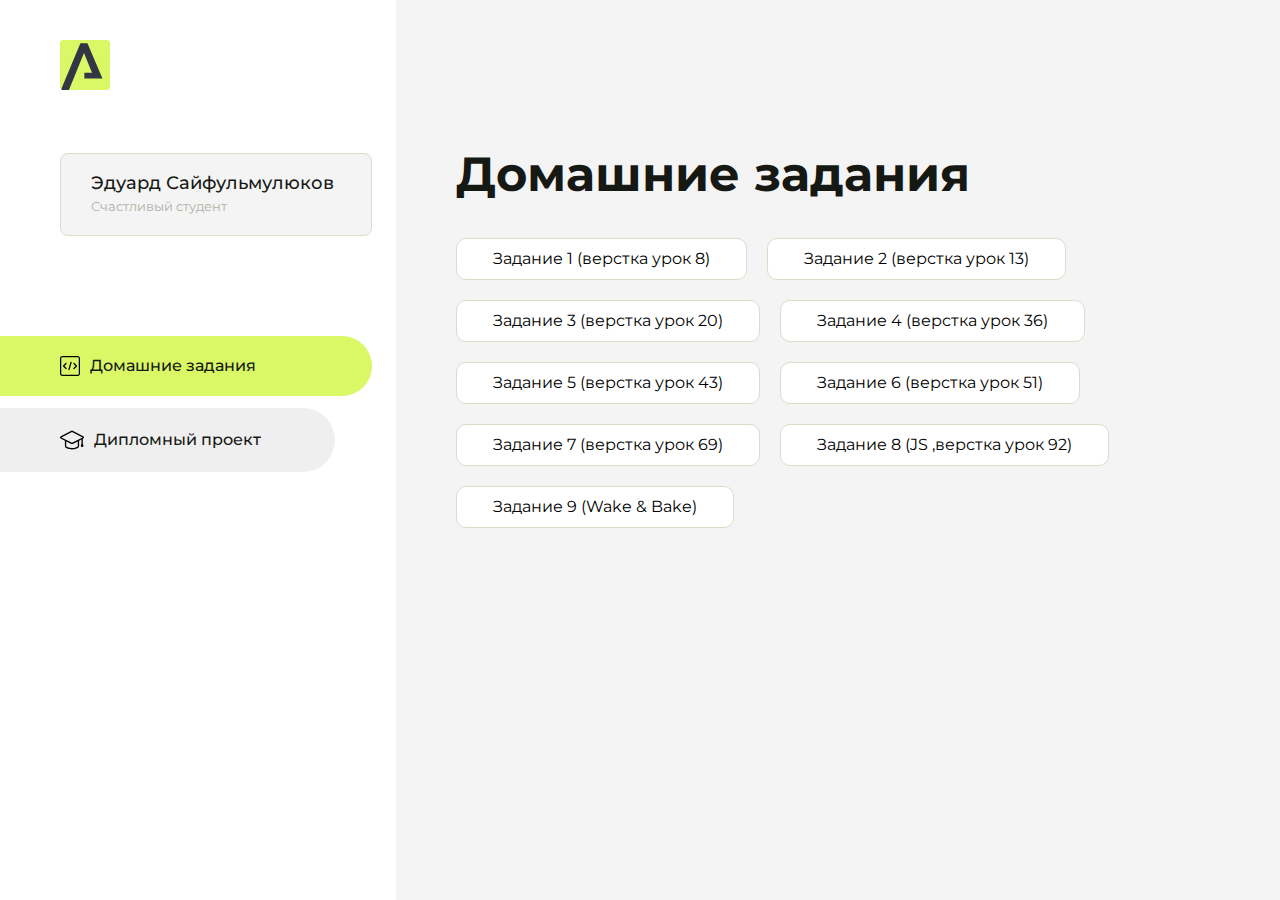
<file: index.html>
<!DOCTYPE html>
<html lang="en">
<head>
    <meta charset="UTF-8">
    <meta name="viewport" content="width=device-width, initial-scale=1.0">
    <title>Домашняя работа</title>
    <link rel="shortcut icon" href="src/logo.ico" type="image/x-icon">
    <link rel="preconnect" href="https://fonts.googleapis.com">
    <link rel="preconnect" href="https://fonts.gstatic.com" crossorigin>
    <link href="https://fonts.googleapis.com/css2?family=Montserrat:wght@400;500;700&family=Rubik:wght@500&display=swap"
          rel="stylesheet">
    <link rel="stylesheet" href="src/style.css">
</head>
<body id="body">
<div class="overlay" id="overlay"></div>
<div class="layout">
    <div class="burger" id="burger">
        <svg viewBox="0 0 24 24" fill="none" xmlns="http://www.w3.org/2000/svg">
            <g id="SVGRepo_bgCarrier" stroke-width="0"></g>
            <g id="SVGRepo_tracerCarrier" stroke-linecap="round" stroke-linejoin="round"></g>
            <g id="SVGRepo_iconCarrier">
                <path d="M4 18L20 18" stroke="#DAF765" stroke-width="2" stroke-linecap="round"></path>
                <path d="M4 12L20 12" stroke="#DAF765" stroke-width="2" stroke-linecap="round"></path>
                <path d="M4 6L20 6" stroke="#DAF765" stroke-width="2" stroke-linecap="round"></path>
            </g>
        </svg>
    </div>
    <aside class="sidebar" id="sidebar">
        <div class="sidebar__inner">
            <div class="logo">
                <svg width="50" height="50" viewBox="0 0 50 50" fill="none" xmlns="http://www.w3.org/2000/svg">
                    <g clip-path="url(#clip0_513_74730)">
                        <path d="M46.17 -0.257004H3.83C1.57281 -0.257004 -0.257 1.57281 -0.257 3.83V46.17C-0.257 48.4272 1.57281 50.257 3.83 50.257H46.17C48.4272 50.257 50.257 48.4272 50.257 46.17V3.83C50.257 1.57281 48.4272 -0.257004 46.17 -0.257004Z"
                              fill="#DAF765"/>
                        <path d="M24.375 38.4H42.461L27.441 3.1585H20.4355C20.4355 3.1585 6.7895 35.881 1.1945 49.294C2.015 50.0275 3.0945 50.257 3.6945 50.257H8.8445L23.954 13.07L32.0465 32.8285H24.375V38.4Z"
                              fill="#323843"/>
                    </g>
                    <defs>
                        <clipPath id="clip0_513_74730">
                            <rect width="50" height="50" fill="white"/>
                        </clipPath>
                    </defs>
                </svg>
            </div>
            <div class="sidebar__user">
                <div class="sidebar__name">Эдуард Сайфульмулюков</div>
                <div class="sidebar__text">Счастливый студент</div>
            </div>
            <div class="sidebar__tabs">
                <div class="sidebar__item">
                    <button class="sidebar__button active" id="tasks">
                        <svg xmlns="http://www.w3.org/2000/svg" width="20" height="20" viewBox="0 0 20 20" fill="none">
                            <g clip-path="url(#clip0_704_74543)">
                                <path d="M17.7083 20H2.29167C1.0275 20 0 18.9725 0 17.7083V2.29167C0 1.0275 1.0275 0 2.29167 0H17.7083C18.9725 0 20 1.0275 20 2.29167V17.7083C20 18.9725 18.9725 20 17.7083 20ZM2.29167 1.25C1.7175 1.25 1.25 1.7175 1.25 2.29167V17.7083C1.25 18.2825 1.7175 18.75 2.29167 18.75H17.7083C18.2825 18.75 18.75 18.2825 18.75 17.7083V2.29167C18.75 1.7175 18.2825 1.25 17.7083 1.25H2.29167Z"
                                      fill="black"/>
                                <path d="M6.04167 13.125C5.88167 13.125 5.72167 13.0642 5.6 12.9417L3.1 10.4417C2.85583 10.1975 2.85583 9.80167 3.1 9.5575L5.6 7.0575C5.84417 6.81333 6.24 6.81333 6.48417 7.0575C6.72833 7.30167 6.72833 7.6975 6.48417 7.94167L4.42583 10L6.48417 12.0583C6.72833 12.3025 6.72833 12.6983 6.48417 12.9425C6.36167 13.0642 6.20167 13.125 6.04167 13.125Z"
                                      fill="black"/>
                                <path d="M8.95833 14.1667C8.9 14.1667 8.84 14.1583 8.78167 14.1417C8.45083 14.0442 8.26083 13.6967 8.35833 13.3658L10.4417 6.28251C10.5392 5.95084 10.8892 5.76417 11.2175 5.85917C11.5483 5.95667 11.7383 6.30417 11.6408 6.63501L9.5575 13.7183C9.47833 13.9908 9.22833 14.1667 8.95833 14.1667Z"
                                      fill="black"/>
                                <path d="M13.9583 13.125C13.7983 13.125 13.6383 13.0642 13.5167 12.9417C13.2725 12.6975 13.2725 12.3017 13.5167 12.0575L15.575 9.99916L13.5167 7.94083C13.2725 7.69666 13.2725 7.30083 13.5167 7.05666C13.7608 6.81249 14.1567 6.81249 14.4008 7.05666L16.9008 9.55666C17.145 9.80083 17.145 10.1967 16.9008 10.4408L14.4008 12.9408C14.2783 13.0642 14.1183 13.125 13.9583 13.125Z"
                                      fill="black"/>
                            </g>
                            <defs>
                                <clipPath id="clip0_704_74543">
                                    <rect width="20" height="20" fill="white"/>
                                </clipPath>
                            </defs>
                        </svg>
                        <span>Домашние задания</span></button>
                </div>
                <div class="sidebar__item">
                    <button class="sidebar__button" id="diplom">
                        <svg xmlns="http://www.w3.org/2000/svg" width="24" height="24" viewBox="0 0 24 24" fill="none">
                            <g clip-path="url(#clip0_704_74553)">
                                <path d="M23.2628 10.5971C23.7176 10.365 24 9.90375 24 9.39337C24 8.883 23.7176 8.42175 23.2628 8.18962L12.6135 2.75362C12.2291 2.55824 11.7705 2.55787 11.3854 2.75399L0.736875 8.19C0.282375 8.42175 0 8.883 0 9.39337C0 9.90375 0.282375 10.365 0.736875 10.5971L4.89038 12.7177V18.2074C4.89038 19.8154 8.412 21.393 12 21.393C15.5884 21.393 19.1096 19.815 19.1096 18.2074V12.7174L21.4609 11.517V15.8017L20.901 17.2305C20.7409 17.6389 20.7934 18.0994 21.0405 18.4616C21.2876 18.8246 21.6979 19.041 22.1366 19.041C22.5754 19.041 22.9852 18.8246 23.2324 18.462C23.4795 18.099 23.532 17.6385 23.3719 17.2301L22.8124 15.8021V10.827L23.2628 10.5971ZM17.7623 18.1721C17.6198 18.6375 15.3491 20.0419 12 20.0419C8.65088 20.0419 6.38025 18.6375 6.2415 18.2074V12.3037L6.23887 12.3019C6.23812 12.057 6.1065 11.8207 5.87325 11.7019L1.3515 9.39337L12 3.95737L22.6489 9.39337L12 14.8294L5.87325 11.7019C5.54063 11.5331 4.6695 11.6674 4.5 12C4.33012 12.3322 4.55813 12.5479 4.89038 12.7177L11.3857 16.0331C11.5781 16.1314 11.7889 16.1805 12 16.1805C12.2107 16.1805 12.4222 16.1314 12.6146 16.0331L17.7593 13.407L17.7623 18.1721Z"
                                      fill="black"/>
                            </g>
                            <defs>
                                <clipPath id="clip0_704_74553">
                                    <rect width="24" height="24" fill="white"/>
                                </clipPath>
                            </defs>
                        </svg>
                        <span>Дипломный проект</span></button>
                </div>
            </div>
        </div>

    </aside>
    <div class="content">
        <div class="container">
            <div class="content__block" id="tasksBlock">
                <div class="content__title">Домашние задания</div>
                <ul class="content__list">
                    <li class="content__list-item">
                        <a href="lesson1/index.html">Задание 1 (верстка урок 8)</a>
                    </li>
                    <li class="content__list-item">
                        <a href="lesson2/index.html">Задание 2 (верстка урок 13)</a>
                    </li>
                    <li class="content__list-item">
                        <a href="lesson3/index.html">Задание 3 (верстка урок 20)</a>
                    </li>
                    <li class="content__list-item">
                        <a href="lesson4/index.html">Задание 4 (верстка урок 36)</a>
                    </li>
                    <li class="content__list-item">
                        <a href="lesson5/index.html">Задание 5 (верстка урок 43)</a>
                    </li>
                    <li class="content__list-item">
                        <a href="lesson6/index.html">Задание 6 (верстка урок 51)</a>
                    </li>
                    <li class="content__list-item">
                        <a href="lesson7/index.html">Задание 7 (верстка урок 69)</a>
                    </li>
                    <li class="content__list-item">
                        <a href="lesson8/index.html">Задание 8 (JS ,верстка урок 92)</a>
                    </li>
                    <li class="content__list-item">
                        <a href="lesson9/index.html">Задание 9 (Wake & Bake)</a>
                    </li>
                </ul>
            </div>
            <div class="content__block hidden" id="diplomBlock">
                <div class="content__title">Дипломный проект</div>
                <div class="content__list-diplom">
                    <a href="graduate-work/index.html">Дипломная работа</a>
                </div>
                <div class="content__decor">
                    <div class="content__decor-text">Давай проверим, чему ты научился!</div>
                    <div class="content__decor-img">
                        <img src="src/decor.png" alt="decor">
                    </div>
                </div>
            </div>
        </div>
    </div>
</div>
<script src="src/index.js"></script>
</body>
</html>
</file>
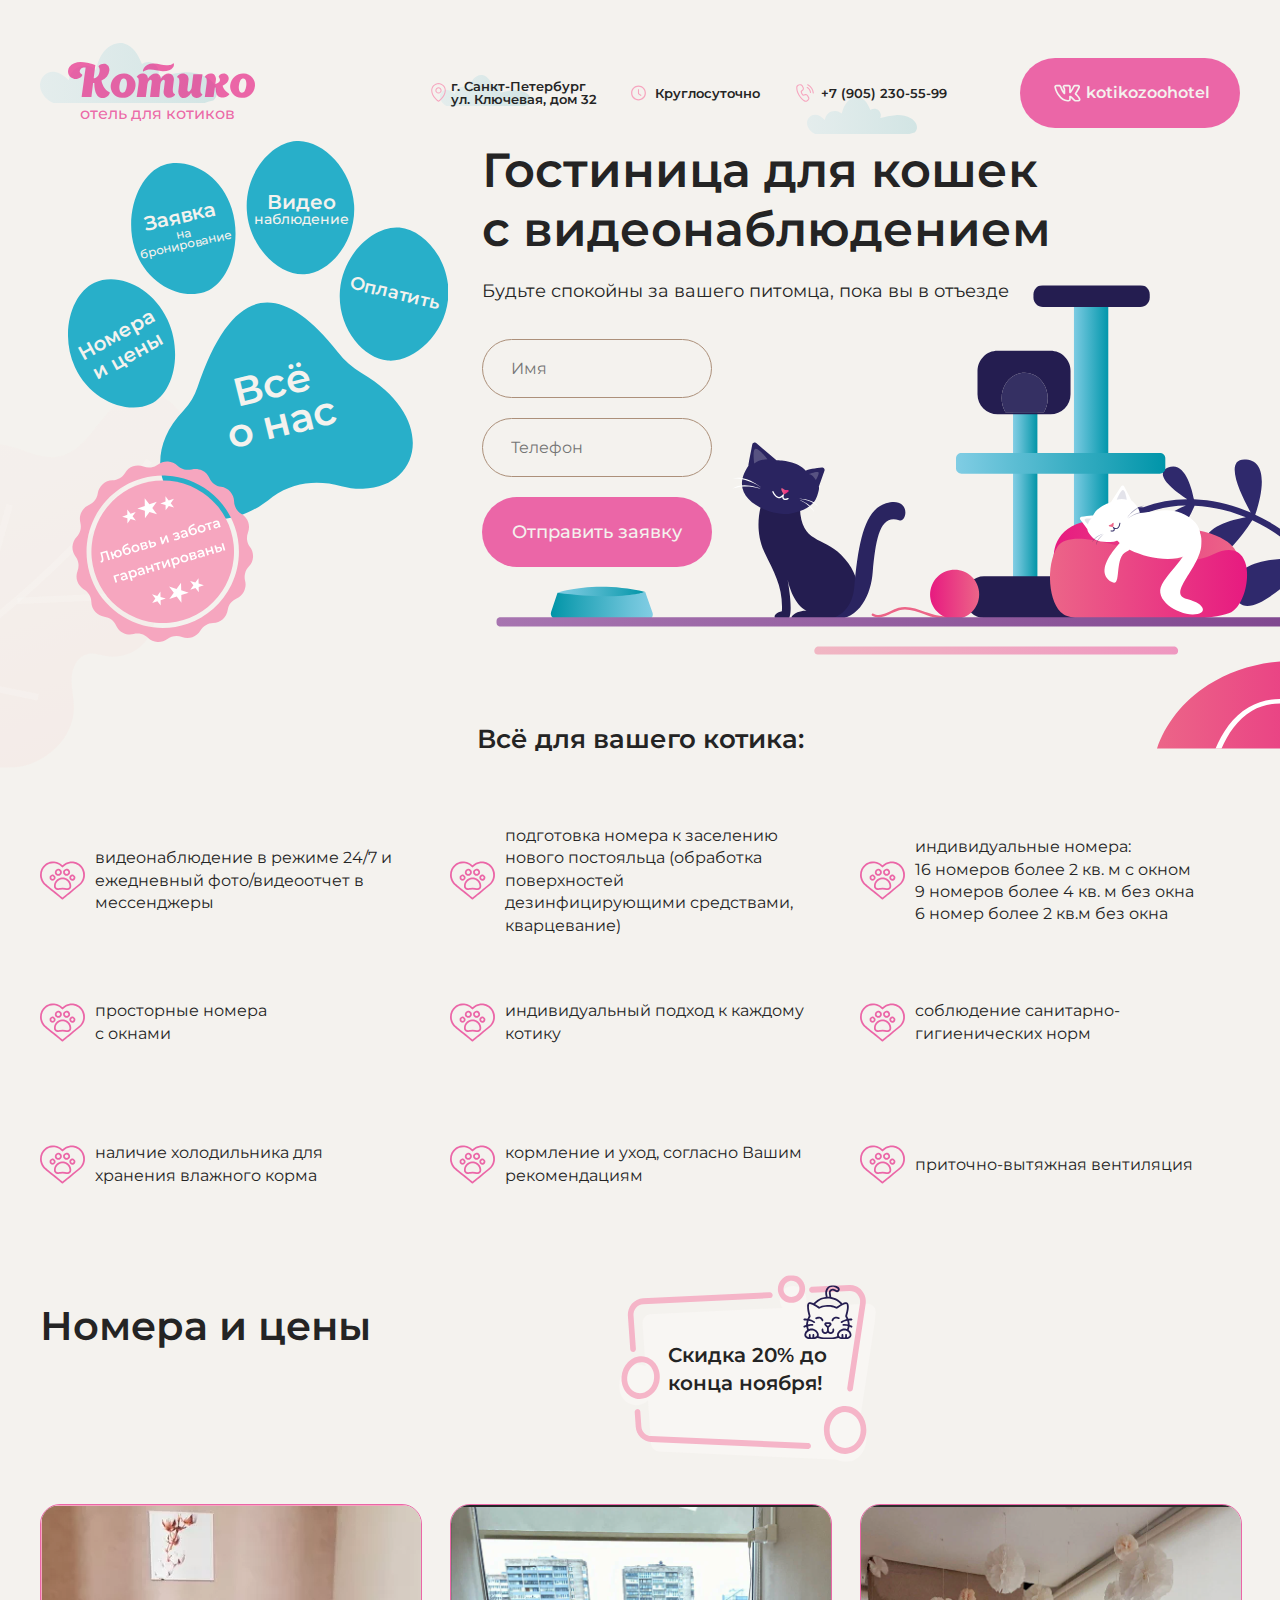
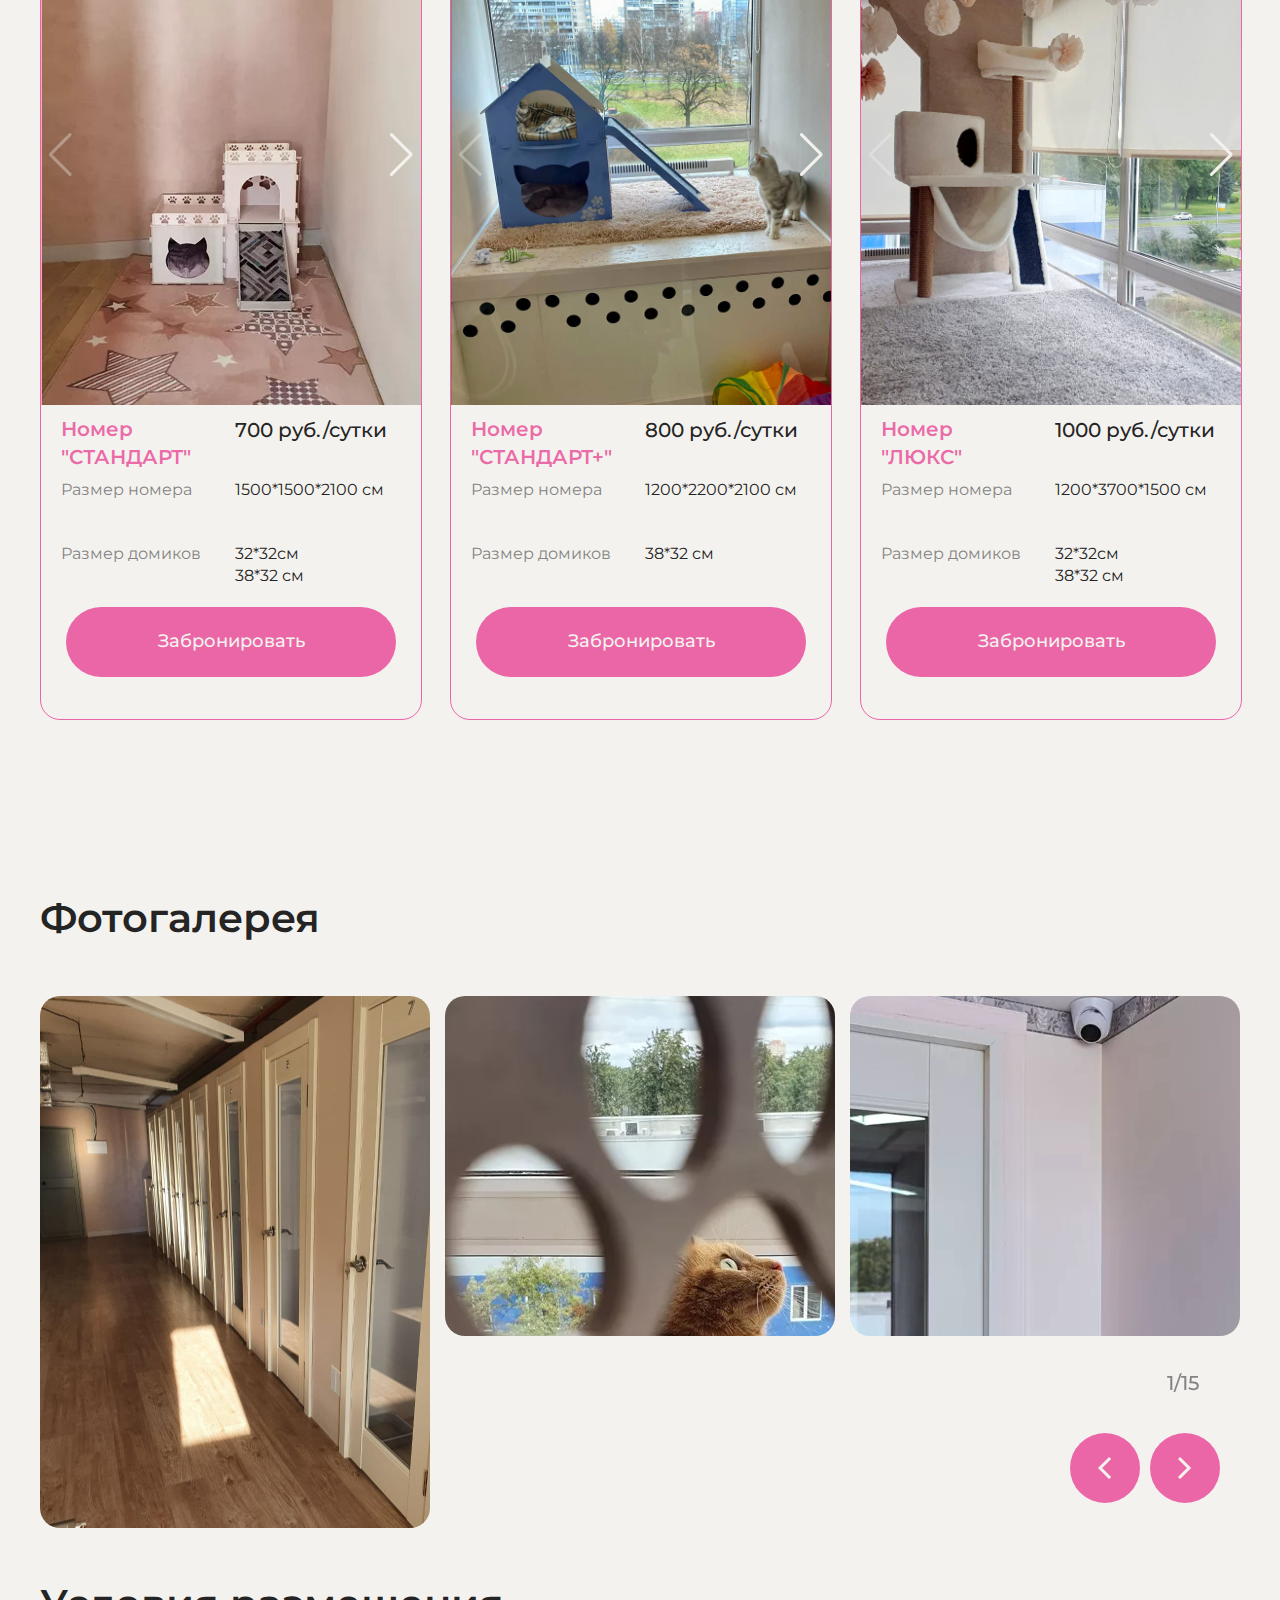
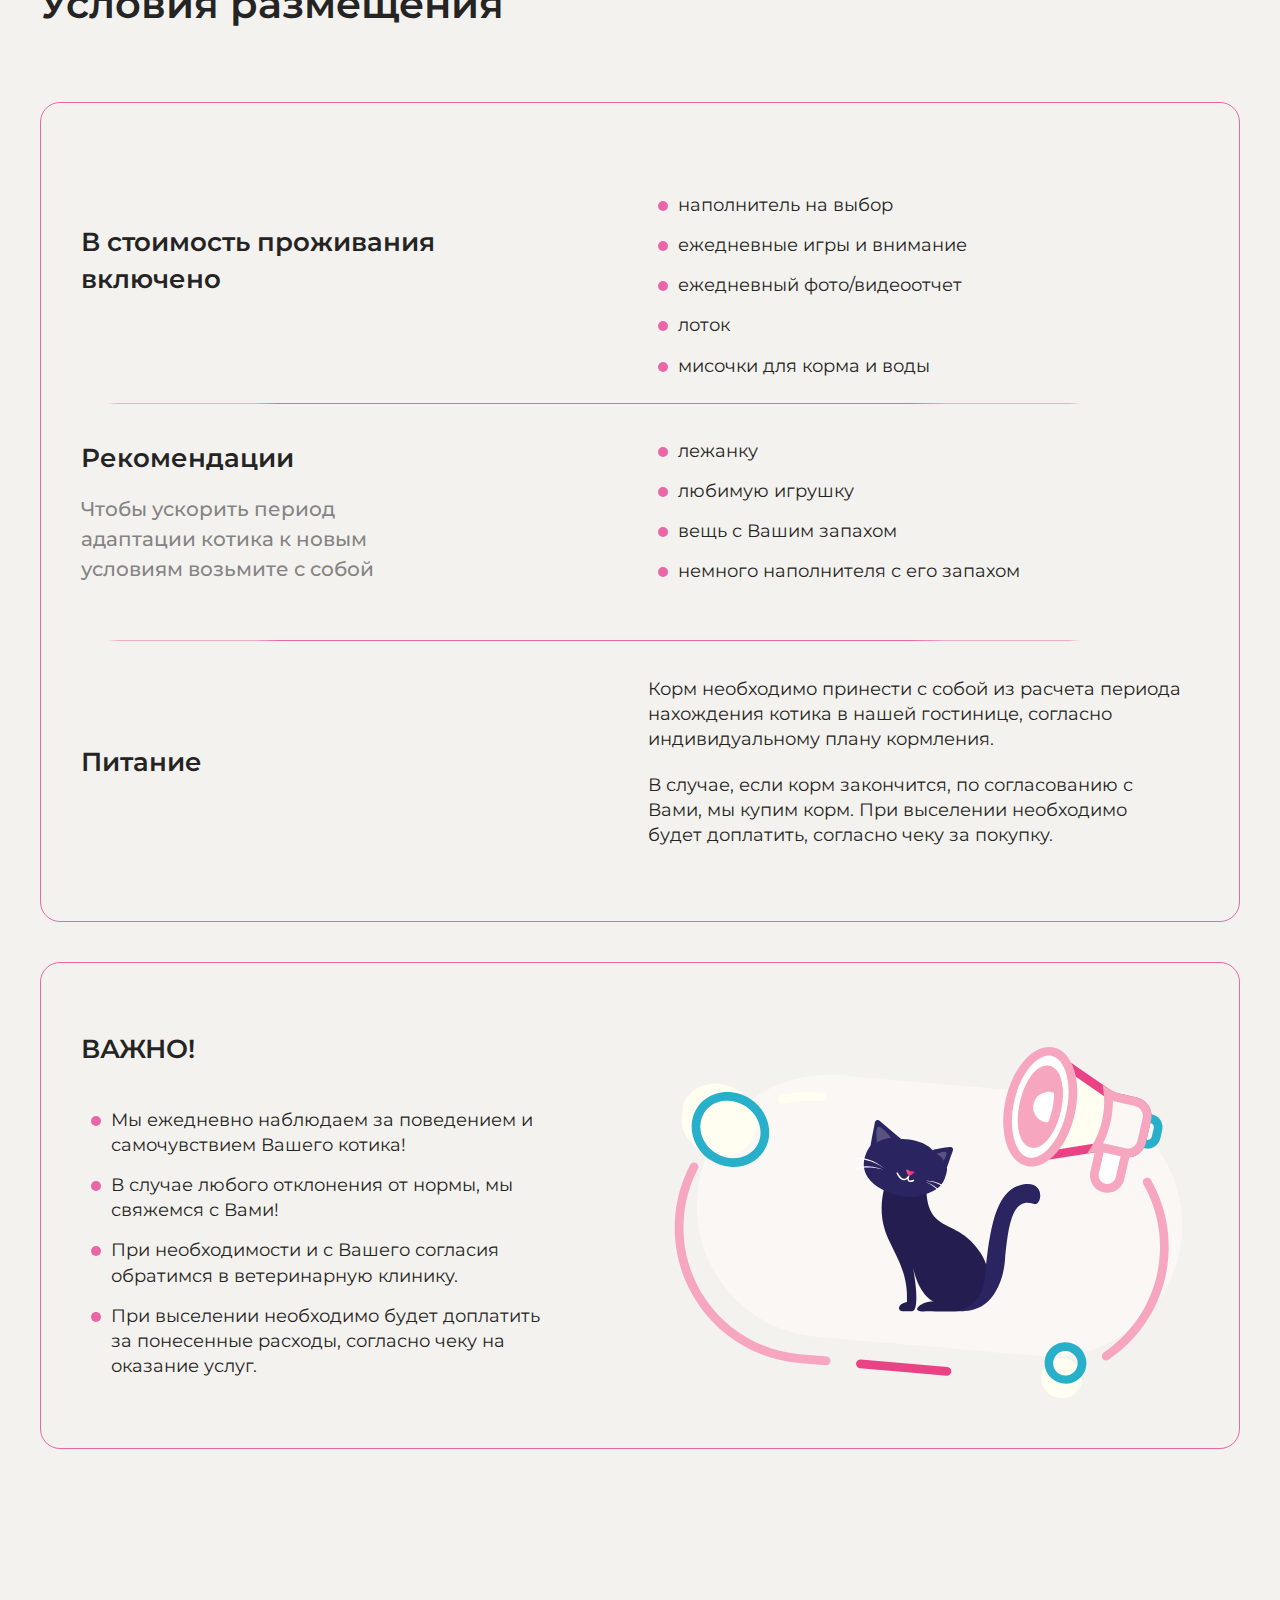
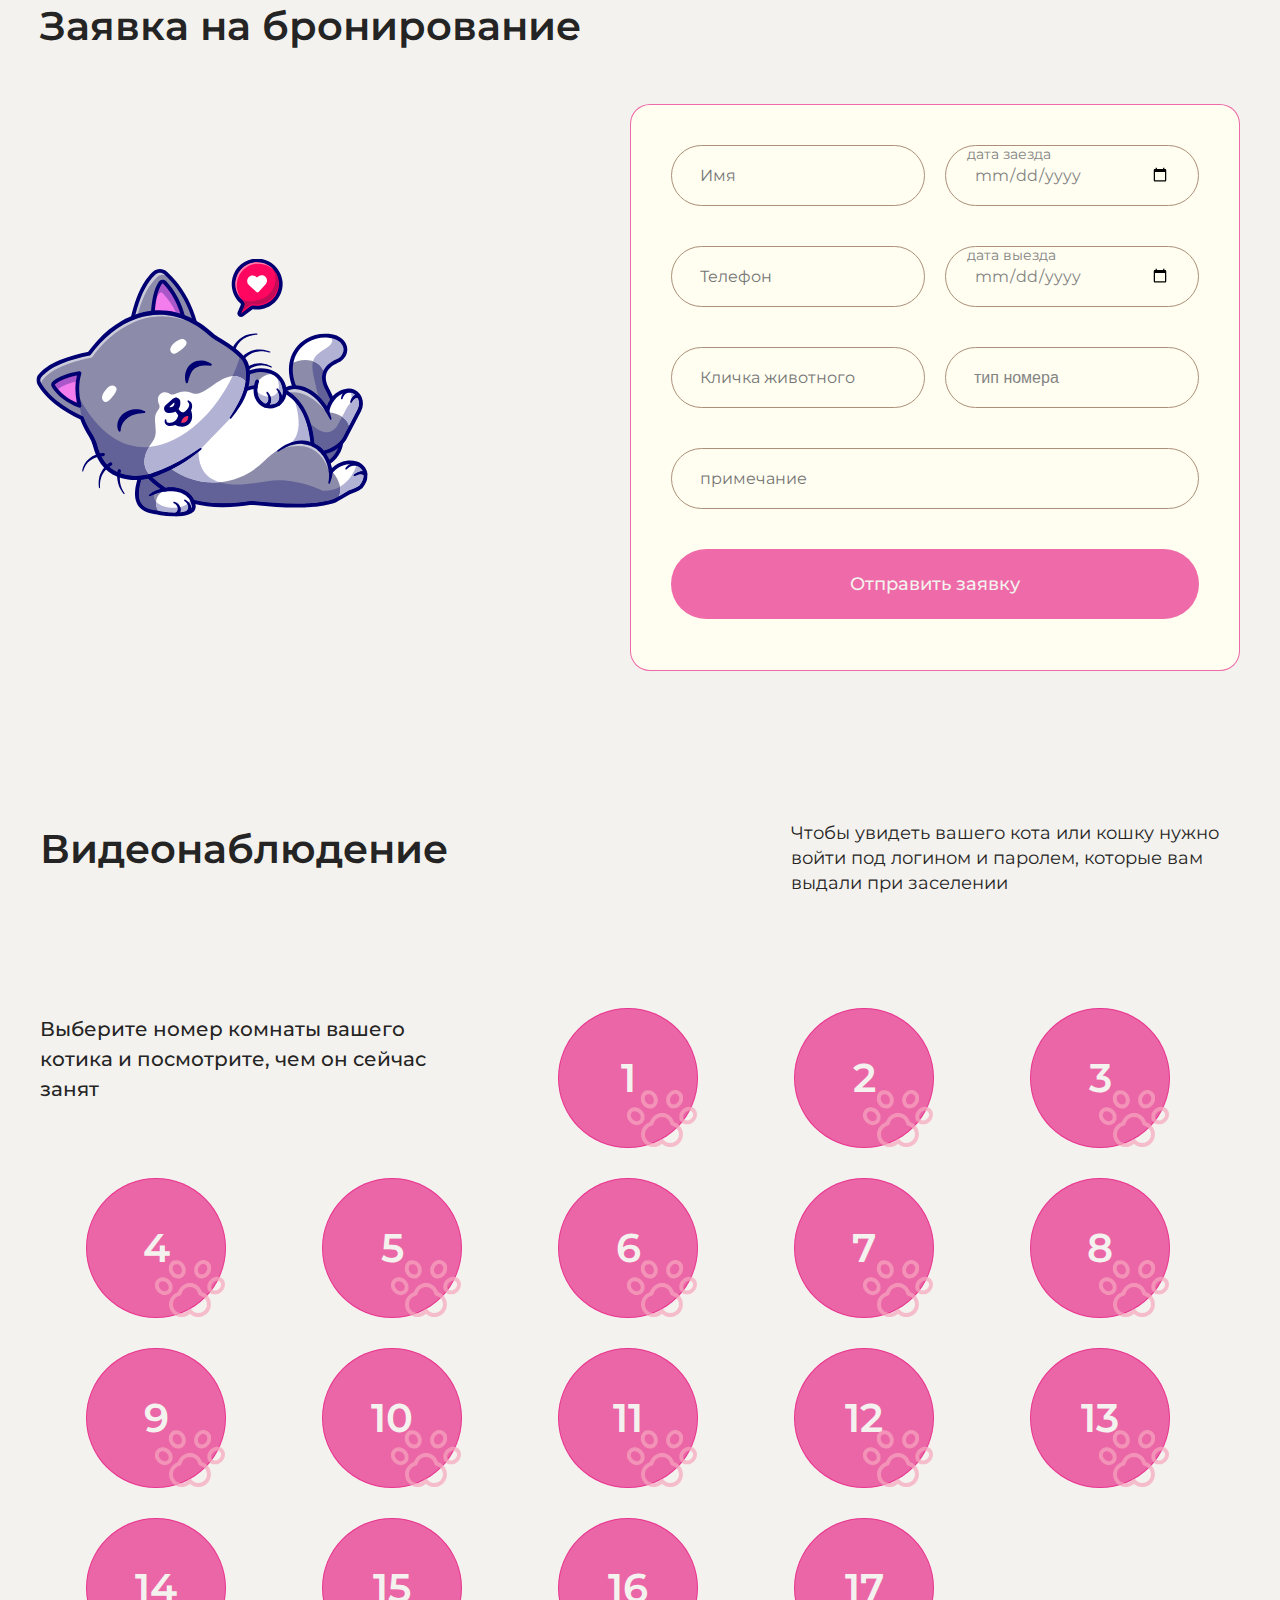
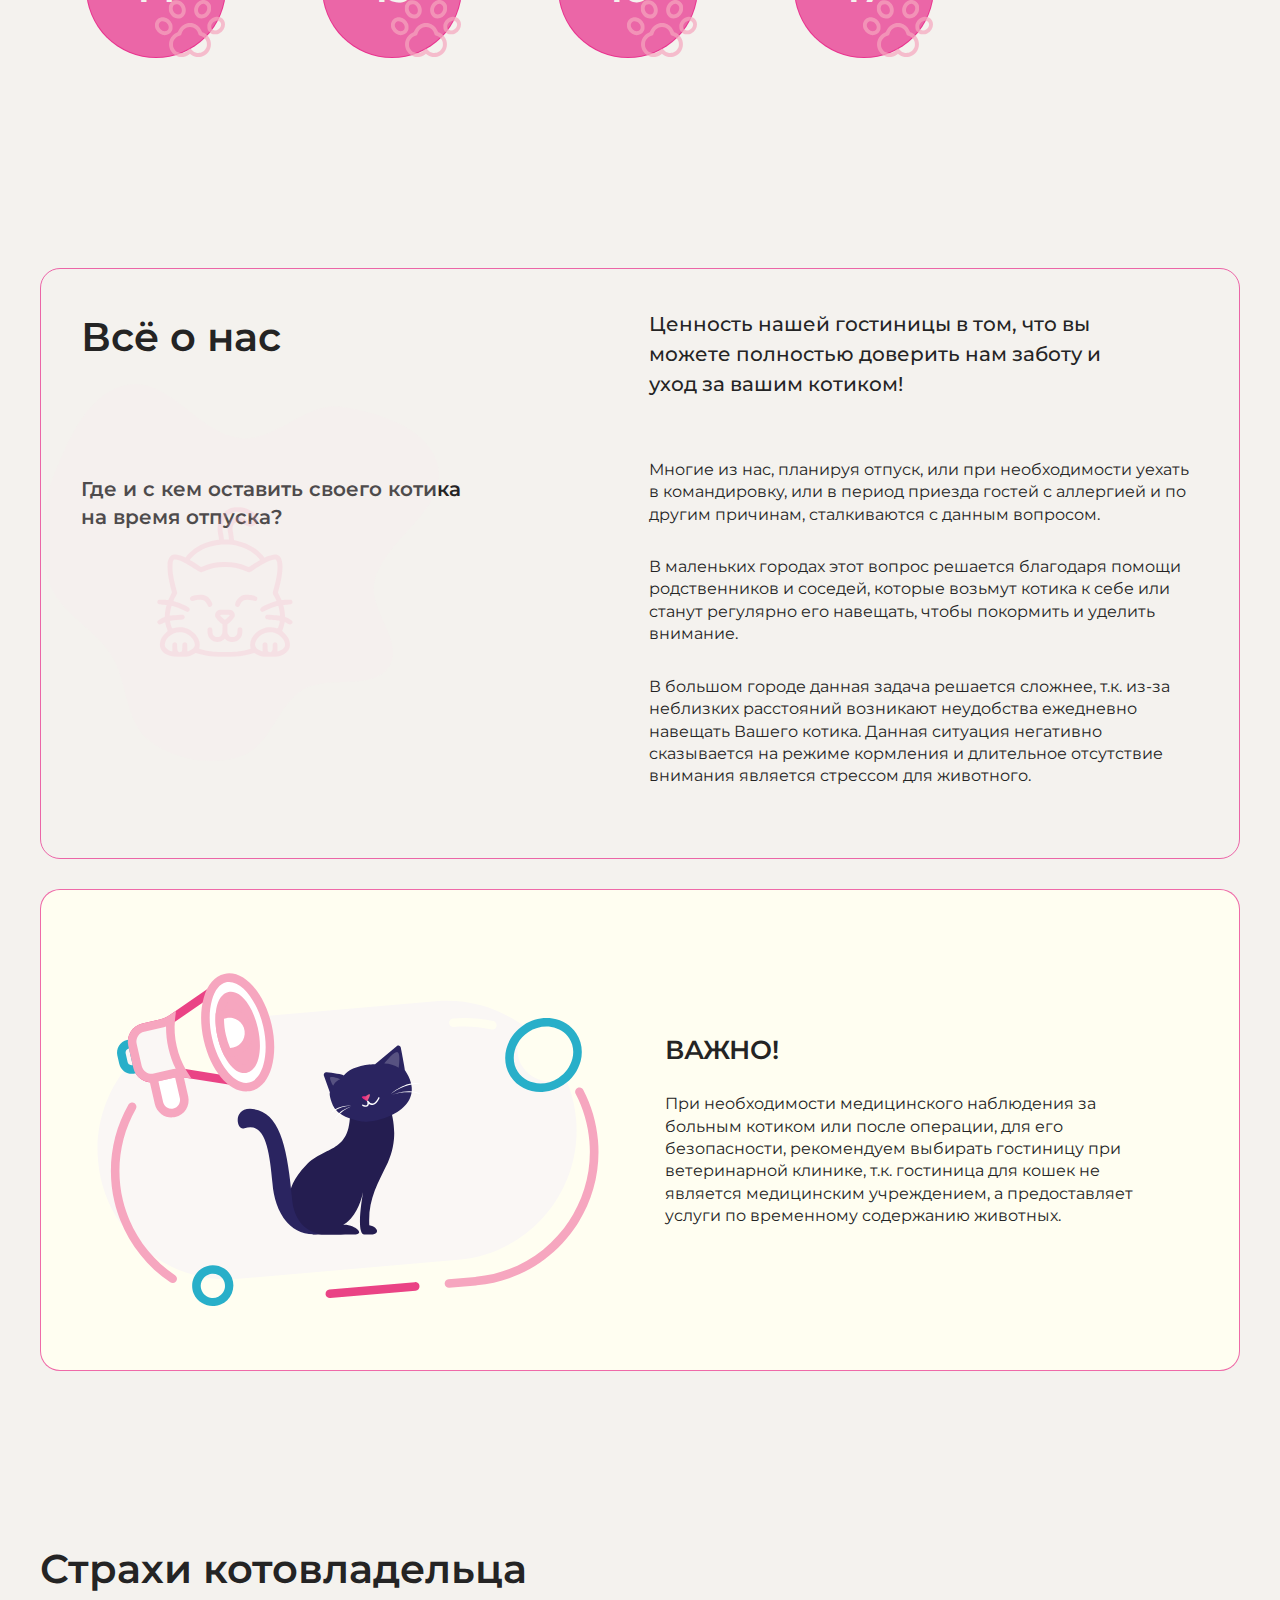
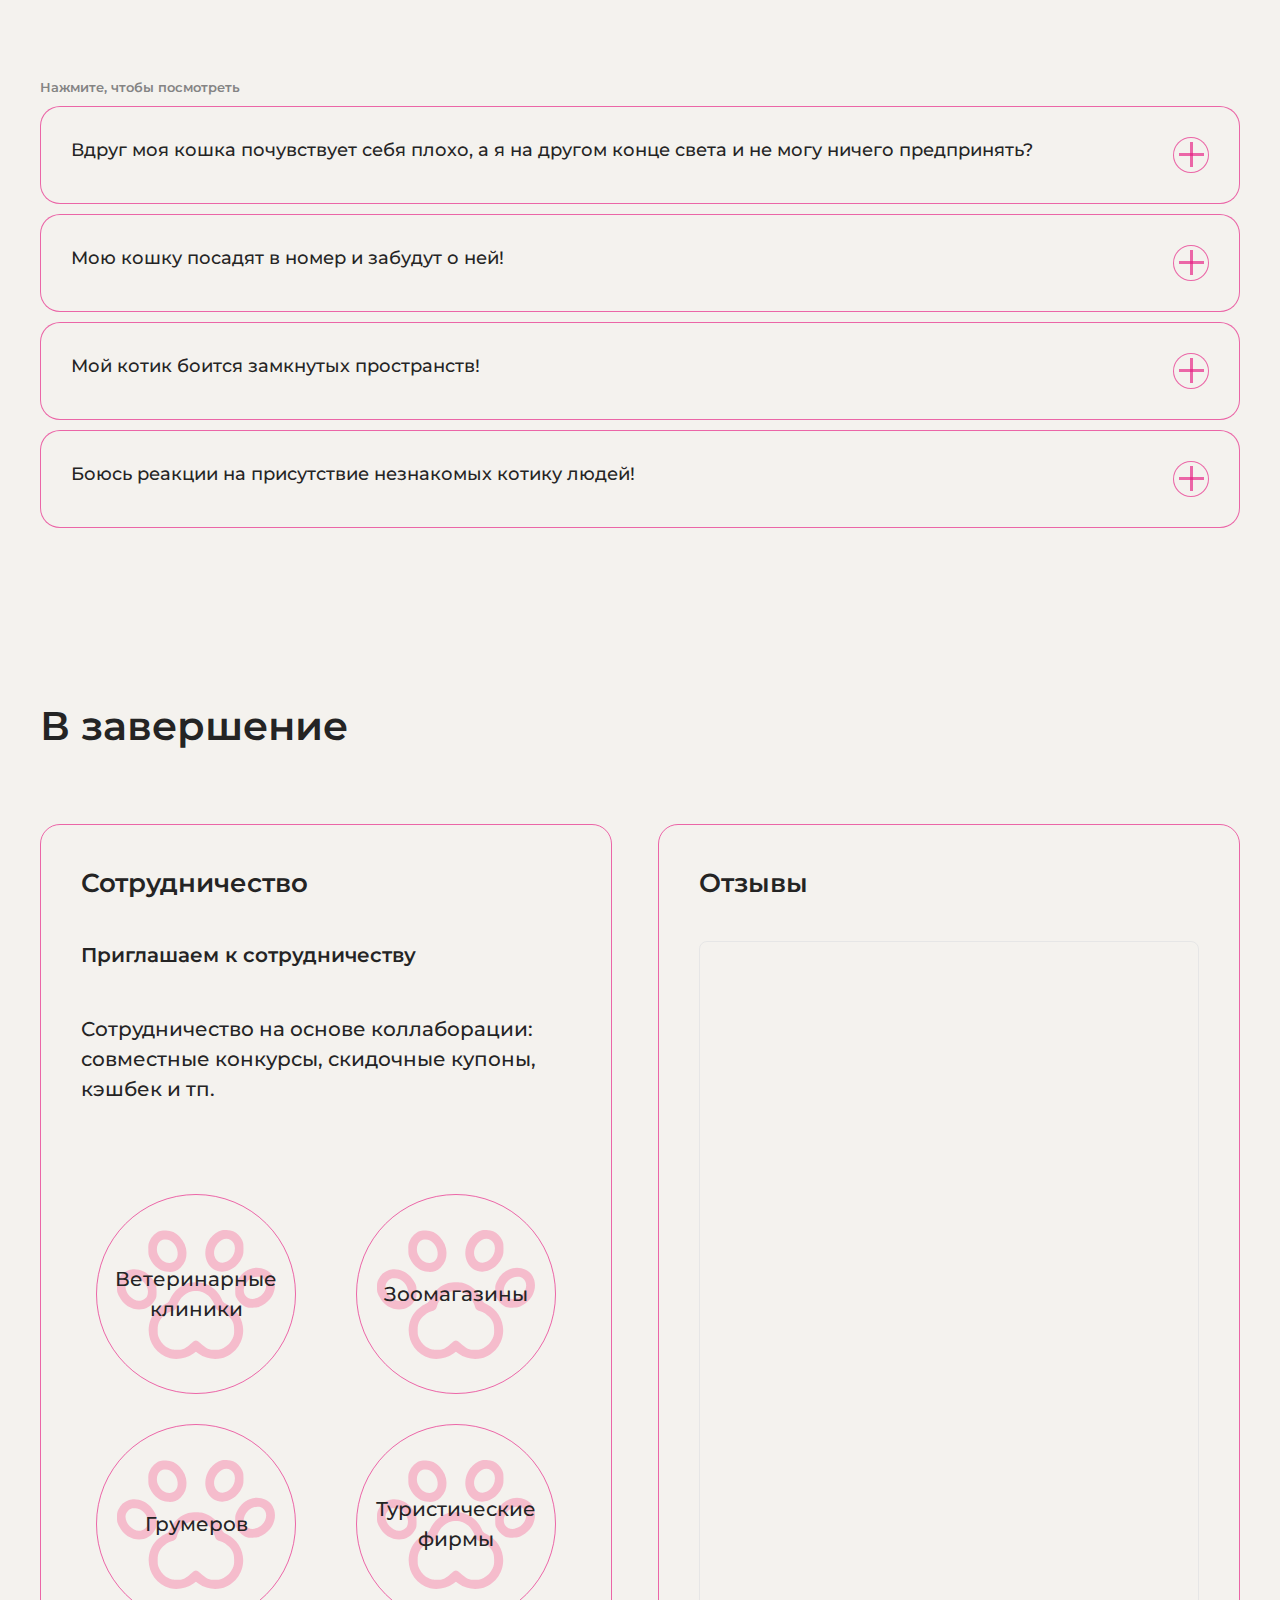
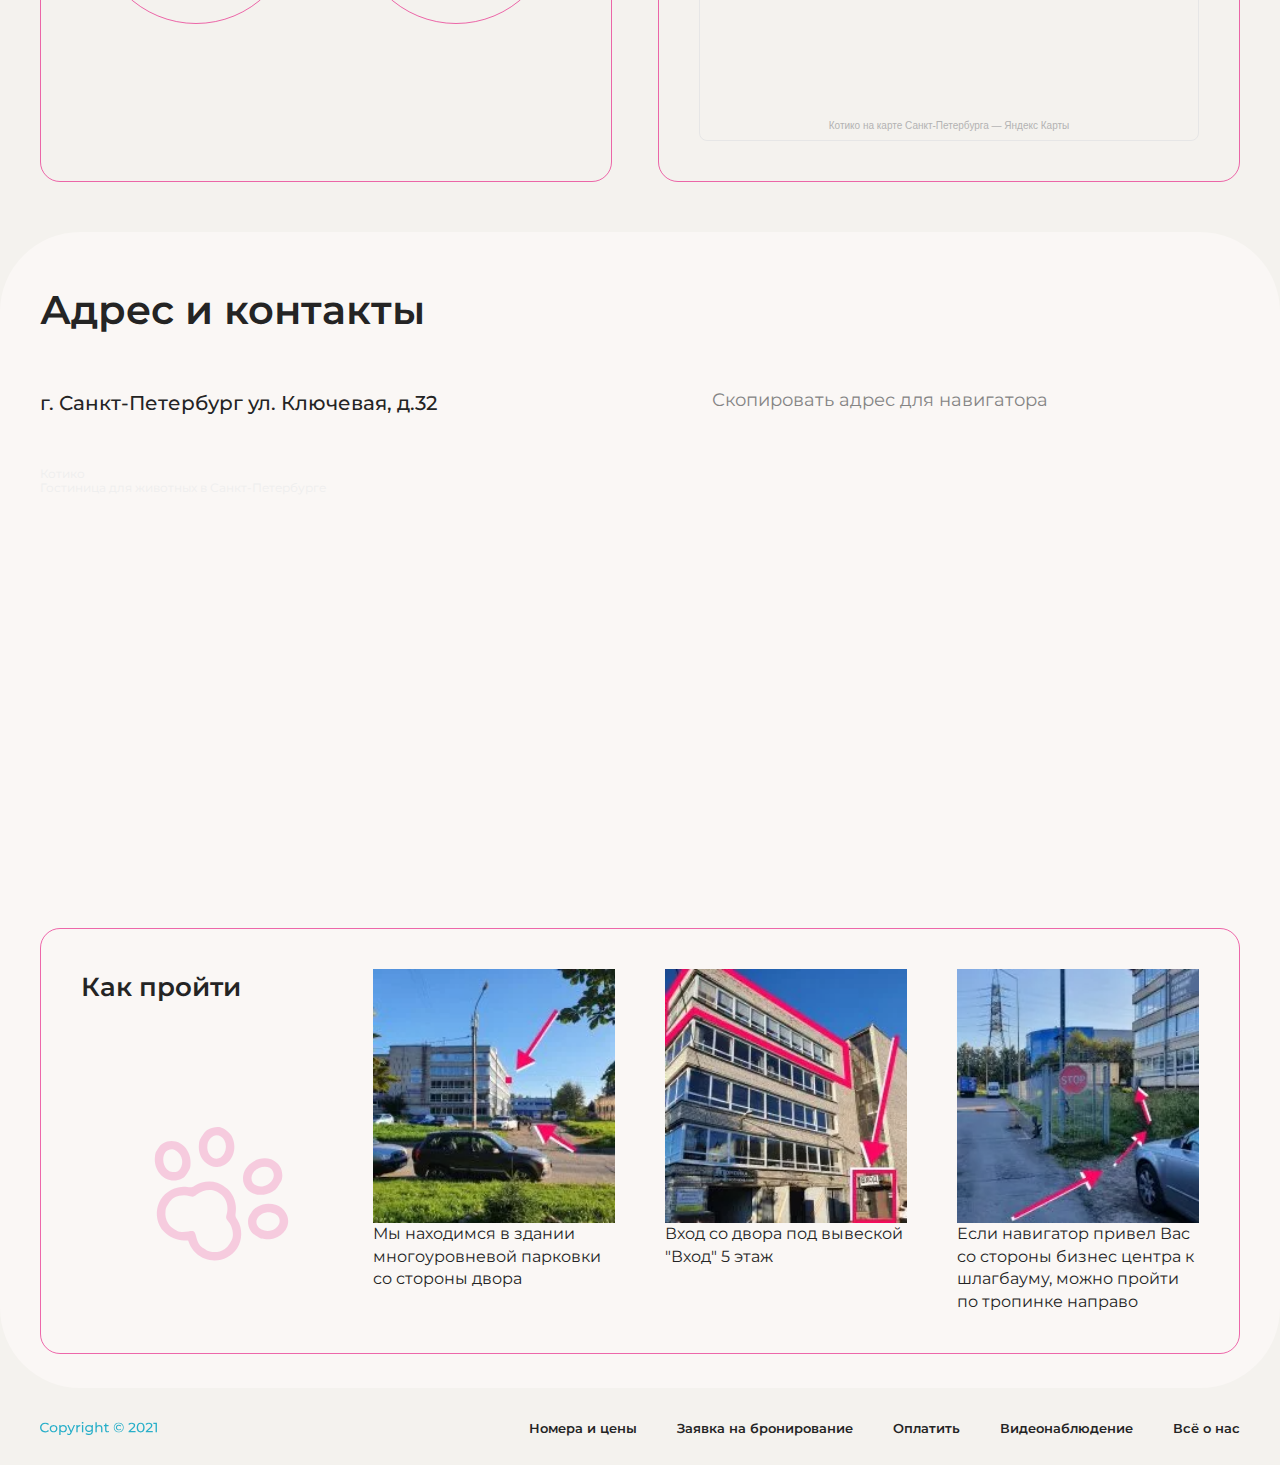
<file: graduate-work/index.html>
<!DOCTYPE html>
<html lang="ru">

<head>
    <meta charset="UTF-8">
    <meta name="viewport" content="width=device-width, initial-scale=1.0">
    <title>Котико</title>
    <!-- <link rel="stylesheet" href="../graduate-work/style/reset.css"> -->
    <link rel="preconnect" href="https://fonts.googleapis.com">
    <link rel="preconnect" href="https://fonts.gstatic.com" crossorigin>
    <link href="https://fonts.googleapis.com/css2?family=Montserrat:ital,wght@0,100..900;1,100..900&display=swap"
        rel="stylesheet">
    <link rel="stylesheet" href="../graduate-work/style/swiper-bundle.min.css">
    <!-- <link rel="stylesheet" href="../graduate-work/style/fonts.css"> -->
    <link rel="stylesheet" href="../graduate-work/style/style.css">
</head>

<body class="body">
    <div class="wrapper">
        <header class="header">
            <div class="container">
                <div class="header__wrapper">
                    <div class="header__inner">
                        <a class="header__logo" href="#">
                            <svg width="187.033203" height="35.998383" viewBox="0 0 187.033 35.9984" fill="none"
                                xmlns="http://www.w3.org/2000/svg" xmlns:xlink="http://www.w3.org/1999/xlink">
                                <desc>

                                </desc>
                                <defs />
                                <path
                                    d="M170.95 23.41C171.12 21.64 171.65 19.93 172.49 18.37C172.76 17.8 173.18 17.33 173.72 17.01C174.25 16.69 174.86 16.54 175.48 16.57C176.07 16.62 176.63 16.86 177.08 17.26C177.53 17.66 177.84 18.19 177.96 18.78C178.44 20.46 178.53 22.22 178.25 23.95C178.09 25.73 177.58 27.46 176.73 29.03C176.46 29.59 176.04 30.05 175.51 30.36C174.98 30.68 174.37 30.82 173.77 30.78C173.17 30.73 172.61 30.49 172.16 30.09C171.71 29.69 171.41 29.15 171.28 28.56C170.81 26.88 170.7 25.13 170.95 23.41ZM186.91 24.58C187.14 23.01 187.04 21.41 186.61 19.88C186.19 18.36 185.45 16.94 184.44 15.72C183.42 14.47 182.15 13.45 180.71 12.73C179.27 12.01 177.7 11.6 176.1 11.54C172.77 11.25 169.46 12.3 166.89 14.46C165.62 15.47 164.56 16.73 163.77 18.15C162.98 19.58 162.48 21.16 162.3 22.79C162.07 24.36 162.17 25.96 162.6 27.49C163.02 29.02 163.77 30.44 164.78 31.65C165.81 32.9 167.09 33.92 168.53 34.64C169.97 35.36 171.55 35.77 173.15 35.83C176.49 36.15 179.82 35.1 182.4 32.93C183.66 31.91 184.7 30.64 185.47 29.21C186.25 27.78 186.73 26.21 186.91 24.58ZM160.8 31.56C157.49 29.34 155.43 26.73 154.61 23.73C158.35 21.93 160.38 19.77 160.67 17.25C160.78 16.54 160.74 15.8 160.55 15.11C160.36 14.41 160.03 13.76 159.57 13.2C159.08 12.65 158.48 12.22 157.8 11.94C157.12 11.66 156.39 11.54 155.66 11.58C154.47 11.58 153.31 11.94 152.32 12.62C151.9 12.83 151.54 13.15 151.25 13.53C150.97 13.91 150.78 14.35 150.7 14.82L151.09 15.54C151.38 16.02 151.63 16.52 151.82 17.05C152.01 17.66 151.99 18.32 151.77 18.92C151.48 19.72 150.93 20.41 150.21 20.85C149.35 21.42 148.37 21.8 147.36 21.98L147.88 18.29C148.04 17.42 148.02 16.53 147.83 15.67C147.64 14.81 147.27 14 146.76 13.29C146.25 12.68 145.61 12.19 144.88 11.87C144.15 11.55 143.36 11.4 142.57 11.45C141.34 11.46 140.14 11.81 139.1 12.46C138.15 12.94 137.37 13.7 136.85 14.64C136.83 14.69 136.81 14.75 136.8 14.81C136.79 14.87 136.8 14.93 136.82 14.99C136.83 15.04 136.86 15.1 136.9 15.14C136.93 15.19 136.98 15.22 137.03 15.25C137.27 15.42 137.55 15.6 137.87 15.81C138.32 16.3 138.6 16.93 138.64 17.59C138.83 18.88 138.84 20.19 138.66 21.48L136.85 34.83L136.85 34.92L136.99 35.02L145.42 35.02C145.46 35 145.5 34.98 145.53 34.95C145.57 34.92 145.59 34.88 145.6 34.83L146.87 25.61C147 25.57 147.14 25.55 147.27 25.54C147.45 25.53 147.58 25.52 147.67 25.52C147.67 25.67 147.68 26.02 147.71 26.58C147.74 27.14 147.76 27.56 147.78 27.84C147.79 28.12 147.84 28.57 147.91 29.17C147.96 29.65 148.05 30.12 148.18 30.58C148.28 30.93 148.42 31.36 148.61 31.89C148.77 32.35 149 32.77 149.3 33.15C149.61 33.51 149.94 33.86 150.28 34.18C150.67 34.55 151.11 34.83 151.6 35.01C152.17 35.22 152.75 35.37 153.34 35.47C154.07 35.59 154.8 35.64 155.54 35.6C157.52 35.46 159.38 34.58 160.77 33.13C161.06 32.88 161.26 32.54 161.34 32.16C161.23 31.9 161.04 31.69 160.8 31.55L160.8 31.56ZM132.55 25.89C132.78 23.82 133.42 19.37 134.48 12.53L134.48 12.44L134.35 12.3L125.51 12.3L125.29 12.57L123.8 24.95C123.66 26.07 123.27 27.15 122.66 28.1C121.93 29.27 121.16 29.78 120.37 29.62C119.58 29.47 119.27 28.6 119.45 27.02L120.5 18.29C120.66 17.41 120.62 16.51 120.4 15.66C120.18 14.8 119.77 14 119.21 13.32C118.65 12.7 117.97 12.21 117.2 11.88C116.44 11.56 115.62 11.41 114.79 11.45C113.57 11.46 112.38 11.81 111.34 12.46C110.4 12.95 109.63 13.71 109.12 14.65C109.08 14.72 109.06 14.82 109.08 14.91C109.09 15 109.14 15.08 109.21 15.14C109.42 15.29 109.64 15.42 109.87 15.52C110.22 15.71 110.51 15.99 110.7 16.33C111.02 16.89 111.21 17.5 111.28 18.13C111.39 19.25 111.38 20.37 111.23 21.48L110.4 28.5C110.06 30.37 110.47 32.29 111.52 33.85C111.97 34.51 112.57 35.04 113.27 35.4C113.97 35.76 114.75 35.94 115.53 35.92C116.97 35.89 118.37 35.45 119.58 34.66C121.1 33.68 122.36 32.33 123.27 30.75C123.31 32.18 123.89 33.55 124.89 34.55C125.92 35.49 127.26 35.98 128.63 35.92C129.85 35.91 131.04 35.56 132.08 34.91C133.02 34.43 133.79 33.67 134.3 32.73C134.33 32.68 134.35 32.63 134.36 32.57C134.37 32.52 134.36 32.46 134.35 32.4C134.33 32.35 134.31 32.3 134.27 32.25C134.24 32.21 134.19 32.17 134.14 32.15C133.93 32 133.65 31.79 133.31 31.54C132.87 31.07 132.6 30.46 132.54 29.81C132.36 28.51 132.36 27.19 132.55 25.89L132.55 25.89ZM105.35 1.28C105.12 1.4 104.91 1.53 104.71 1.68C104.3 1.96 103.87 2.22 103.43 2.45C102.79 2.75 102.11 2.97 101.41 3.1C100.45 3.3 99.47 3.38 98.49 3.35C96.47 3.24 94.47 2.94 92.51 2.45C90.29 1.91 88.02 1.6 85.74 1.5L84.73 1.5C80.83 1.62 77.96 3.03 76.12 5.73C75.18 7.11 74.79 8.27 74.93 9.2C74.99 9.53 75.14 9.66 75.37 9.6C75.68 9.44 75.98 9.26 76.27 9.06C77.02 8.62 77.83 8.29 78.67 8.07C79.84 7.75 81.06 7.6 82.27 7.62C84.26 7.68 86.24 7.93 88.18 8.36C90.29 8.8 92.43 9.09 94.58 9.24C99.58 9.36 103.03 8.11 104.9 5.5C105.33 5.01 105.64 4.43 105.81 3.8C105.99 3.16 106.02 2.5 105.91 1.86C105.8 1.35 105.61 1.16 105.35 1.28ZM104.95 25.84L105.78 18.82C105.96 17.9 105.96 16.96 105.78 16.04C105.59 15.12 105.23 14.25 104.71 13.47C104.25 12.81 103.64 12.28 102.93 11.92C102.22 11.56 101.44 11.38 100.64 11.4C99.18 11.45 97.76 11.9 96.54 12.71C94.99 13.72 93.71 15.11 92.82 16.76C92.76 15.29 92.17 13.9 91.18 12.84C90.71 12.37 90.16 12 89.55 11.75C88.94 11.5 88.29 11.38 87.64 11.4C86.2 11.45 84.81 11.88 83.6 12.66C82.06 13.63 80.79 14.98 79.91 16.58C79.87 15.15 79.29 13.78 78.3 12.77C77.27 11.83 75.92 11.34 74.54 11.4C73.32 11.42 72.12 11.77 71.07 12.41C70.13 12.88 69.36 13.65 68.87 14.59C68.84 14.64 68.82 14.69 68.81 14.75C68.81 14.81 68.81 14.86 68.82 14.92C68.84 14.97 68.86 15.02 68.9 15.07C68.93 15.11 68.98 15.15 69.03 15.18C69.25 15.33 69.52 15.53 69.86 15.78C70.3 16.26 70.57 16.87 70.61 17.52C70.77 18.82 70.76 20.13 70.58 21.43C70.35 23.5 69.72 27.95 68.7 34.79L68.7 34.88L68.83 35.02L77.66 35.02C77.72 34.99 77.77 34.95 77.82 34.9C77.84 34.88 77.85 34.86 77.86 34.83C77.88 34.8 77.88 34.78 77.88 34.75L79.33 22.69C79.47 21.47 79.86 20.29 80.47 19.23C81.24 18.06 82 17.55 82.76 17.7C83.61 17.85 83.93 18.72 83.72 20.31C83.66 21.09 83.55 22.15 83.37 23.5C83.11 25.45 82.67 29.21 82.06 34.79C82.05 34.8 82.04 34.81 82.04 34.81C82.03 34.82 82.03 34.83 82.03 34.84C82.03 34.85 82.03 34.86 82.04 34.86C82.04 34.87 82.05 34.88 82.06 34.88L82.19 35.02L91.02 35.02C91.08 34.99 91.13 34.95 91.18 34.9C91.2 34.88 91.21 34.86 91.23 34.83C91.24 34.8 91.24 34.78 91.24 34.75L92.25 23.5L92.34 22.69C92.45 21.46 92.84 20.27 93.49 19.22C94.25 18.05 95.01 17.54 95.77 17.69C96.62 17.84 96.94 18.71 96.74 20.3L95.68 29.03C95.53 29.91 95.56 30.8 95.79 31.66C96.01 32.52 96.42 33.32 96.98 34C97.53 34.62 98.2 35.11 98.96 35.43C99.72 35.75 100.53 35.9 101.35 35.87C102.58 35.85 103.78 35.5 104.82 34.86C105.76 34.39 106.52 33.65 107.02 32.72C107.08 32.64 107.11 32.55 107.1 32.45C107.09 32.36 107.05 32.27 106.98 32.2C106.78 32.04 106.56 31.9 106.32 31.8C105.97 31.61 105.68 31.33 105.48 30.99C105.17 30.44 104.97 29.82 104.89 29.19C104.76 28.08 104.78 26.95 104.95 25.84ZM51.47 23.41C51.64 21.64 52.16 19.93 53.01 18.37C53.27 17.8 53.7 17.33 54.23 17.01C54.76 16.69 55.38 16.54 56 16.57C56.59 16.62 57.15 16.86 57.59 17.26C58.04 17.65 58.35 18.19 58.48 18.78C58.95 20.46 59.05 22.22 58.76 23.95C58.61 25.73 58.09 27.46 57.25 29.03C56.98 29.59 56.56 30.05 56.03 30.36C55.5 30.68 54.89 30.82 54.28 30.78C53.69 30.73 53.12 30.49 52.68 30.09C52.23 29.68 51.92 29.15 51.8 28.55C51.33 26.88 51.21 25.13 51.47 23.41ZM67.42 24.58C67.65 23.01 67.55 21.41 67.13 19.88C66.7 18.36 65.97 16.94 64.96 15.72C63.93 14.47 62.66 13.45 61.22 12.73C59.78 12.01 58.21 11.6 56.61 11.54C53.28 11.25 49.98 12.3 47.41 14.46C46.13 15.47 45.07 16.73 44.28 18.15C43.5 19.58 43 21.16 42.81 22.79C42.58 24.36 42.68 25.96 43.11 27.49C43.54 29.02 44.28 30.44 45.29 31.65C46.33 32.9 47.6 33.92 49.05 34.64C50.49 35.36 52.06 35.77 53.67 35.83C57.01 36.15 60.33 35.1 62.92 32.93C64.17 31.91 65.21 30.64 65.99 29.21C66.76 27.78 67.25 26.21 67.42 24.58ZM41.54 30.3C40.27 29.78 39.11 29.02 38.13 28.05C37.23 27.19 36.44 26.21 35.8 25.12C35.25 24.15 34.79 23.13 34.42 22.07C34.13 21.3 33.89 20.51 33.69 19.71C33.59 19.21 33.53 18.84 33.5 18.6C38.16 16.26 40.75 12.96 41.27 8.7C41.41 7.85 41.38 6.97 41.18 6.13C40.99 5.29 40.62 4.49 40.11 3.8C39.62 3.13 38.98 2.6 38.24 2.25C37.5 1.9 36.68 1.73 35.87 1.77C34.92 1.78 33.99 1.97 33.12 2.33C32.35 2.62 31.64 3.04 31.01 3.57C30.53 4.02 30.38 4.35 30.55 4.56C31.27 5.58 31.66 6.8 31.65 8.05C31.69 9.36 31.45 10.67 30.97 11.89C30.49 13.08 29.76 14.14 28.82 15C27.97 15.82 26.85 16.29 25.67 16.3L27.26 3.17C27.27 3.14 27.28 3.11 27.28 3.08C27.28 3.04 27.27 3.01 27.26 2.99L27.12 2.94L27.08 2.94L26.99 2.9C26.23 2.59 25.3 2.27 24.2 1.93C23.1 1.59 21.39 1.18 19.06 0.71C16.9 0.27 14.71 0.03 12.51 0C10.37 0 8.25 0.41 6.25 1.21C4.23 1.94 2.49 3.3 1.28 5.1C0.58 6.15 0.15 7.37 0.03 8.63C-0.1 9.95 0.1 11.28 0.6 12.5C1.11 13.77 1.98 14.86 3.09 15.63C4.06 16.33 5.18 16.79 6.36 16.98C7.41 17.16 8.48 17.12 9.5 16.84C10.35 16.61 11.17 16.27 11.94 15.83C12.54 15.51 13.07 15.07 13.5 14.55C13.83 14.18 14.07 13.74 14.21 13.27C14.25 13.16 14.25 13.04 14.23 12.92C14.21 12.81 14.15 12.7 14.08 12.62C13.93 12.49 13.68 12.31 13.33 12.08C13 11.86 12.72 11.59 12.49 11.27C12.21 11.01 11.99 10.69 11.85 10.34C11.72 9.98 11.66 9.6 11.7 9.22C11.79 8.48 12.06 7.78 12.49 7.17C13.01 6.48 13.74 5.98 14.56 5.73C15.55 5.4 16.61 5.34 17.63 5.55C17.6 5.85 16.98 10.42 15.75 19.25C14.51 28.08 13.83 33.26 13.68 34.79C13.66 34.82 13.65 34.85 13.65 34.88C13.65 34.92 13.66 34.95 13.68 34.97L13.81 35.02L23.17 35.02C23.2 35.02 23.23 35.02 23.26 35.01C23.3 35 23.33 34.98 23.35 34.96C23.37 34.94 23.4 34.92 23.41 34.89C23.42 34.86 23.43 34.83 23.44 34.79L25.06 21.12C25.77 21.03 26.18 20.97 26.29 20.94C26.38 23.46 26.47 25.02 26.56 25.62C26.94 29.16 27.89 31.84 29.42 33.67C30.94 35.5 33.2 36.25 36.18 35.92C37.43 35.77 38.61 35.22 39.52 34.34C40.36 33.63 41.02 32.73 41.46 31.71C41.78 30.86 41.8 30.38 41.54 30.29L41.54 30.3Z"
                                    fill="#F6A6BF" fill-opacity="1.000000" fill-rule="evenodd" />
                            </svg>
                            <span>отель для котиков</span>
                        </a>
                        <div class="header__info">
                            <a class="header__location" target="_blank" href="https://yandex.ru/maps/-/CDgsA2Z2">
                                <svg width="25.000000" height="25.000000" viewBox="0 0 25 25" fill="none"
                                    xmlns="http://www.w3.org/2000/svg" xmlns:xlink="http://www.w3.org/1999/xlink">
                                    <desc>
                                        Created with Pixso.
                                    </desc>
                                    <defs>
                                        <clipPath id="clip13_1681">
                                            <rect rx="-0.500000" width="24.000000" height="24.000000"
                                                transform="translate(0.500000 0.500000)" fill="white"
                                                fill-opacity="0" />
                                        </clipPath>
                                    </defs>
                                    <rect rx="-0.500000" width="24.000000" height="24.000000"
                                        transform="translate(0.500000 0.500000)" fill="#FFFFFF" fill-opacity="0" />
                                    <g clip-path="url(#clip13_1681)">
                                        <path
                                            d="M8.08 6C8.66 5.42 9.34 4.96 10.1 4.64C10.86 4.32 11.67 4.16 12.5 4.16C14.15 4.16 15.74 4.82 16.91 6C18.09 7.19 18.75 8.79 18.75 10.45C18.75 13.33 17.15 15.94 15.49 17.86C14.79 18.67 14.03 19.42 13.22 20.11C12.92 20.36 12.67 20.56 12.5 20.7C12.32 20.56 12.07 20.36 11.78 20.11C10.96 19.42 10.2 18.67 9.5 17.86C7.84 15.94 6.25 13.33 6.25 10.45C6.25 8.78 6.91 7.18 8.08 6ZM12.2 21.77L12.5 21.35L12.8 21.77C12.71 21.84 12.6 21.87 12.5 21.87C12.39 21.87 12.28 21.84 12.2 21.77ZM12.2 21.77L12.5 21.35L12.8 21.77L12.8 21.77L12.8 21.77L12.82 21.76L12.88 21.71C12.93 21.68 13.01 21.62 13.1 21.55C13.3 21.4 13.57 21.18 13.89 20.9C14.74 20.18 15.54 19.39 16.27 18.54C18 16.55 19.79 13.7 19.79 10.45C19.79 8.51 19.02 6.64 17.65 5.27C16.98 4.59 16.17 4.05 15.29 3.68C14.4 3.31 13.45 3.12 12.5 3.12C11.54 3.12 10.59 3.31 9.7 3.68C8.82 4.05 8.01 4.59 7.34 5.27C5.97 6.65 5.2 8.51 5.2 10.45C5.2 13.7 6.99 16.55 8.72 18.54C9.45 19.39 10.25 20.18 11.1 20.9C11.42 21.18 11.7 21.4 11.89 21.55C11.98 21.62 12.08 21.69 12.17 21.76L12.19 21.77L12.19 21.77L12.2 21.77ZM10.41 10.41C10.41 9.86 10.63 9.33 11.02 8.94C11.41 8.55 11.94 8.33 12.5 8.33C13.05 8.33 13.58 8.55 13.97 8.94C14.36 9.33 14.58 9.86 14.58 10.41C14.58 10.96 14.36 11.49 13.97 11.88C13.58 12.28 13.05 12.5 12.5 12.5C11.94 12.5 11.41 12.28 11.02 11.88C10.63 11.49 10.41 10.96 10.41 10.41ZM12.5 7.29C11.67 7.29 10.87 7.62 10.29 8.2C9.7 8.79 9.37 9.58 9.37 10.41C9.37 11.24 9.7 12.04 10.29 12.62C10.87 13.21 11.67 13.54 12.5 13.54C13.33 13.54 14.12 13.21 14.71 12.62C15.29 12.04 15.62 11.24 15.62 10.41C15.62 9.58 15.29 8.79 14.71 8.2C14.12 7.62 13.33 7.29 12.5 7.29Z"
                                            fill="#F6A6BF" fill-opacity="1.000000" fill-rule="evenodd" />
                                    </g>
                                </svg>
                                <span>г. Санкт-Петербург <br> ул. Ключевая, дом 32 </span>
                            </a>
                            <div class="header__clock">
                                <svg width="20.000000" height="20.000000" viewBox="0 0 20 20" fill="none"
                                    xmlns="http://www.w3.org/2000/svg" xmlns:xlink="http://www.w3.org/1999/xlink">
                                    <desc>
                                        Created with Pixso.
                                    </desc>
                                    <defs>
                                        <clipPath id="clip13_1694">
                                            <rect rx="-0.500000" width="19.000000" height="19.000000"
                                                transform="translate(0.500000 0.500000)" fill="white"
                                                fill-opacity="0" />
                                        </clipPath>
                                    </defs>
                                    <rect rx="-0.500000" width="19.000000" height="19.000000"
                                        transform="translate(0.500000 0.500000)" fill="#FFFFFF" fill-opacity="0" />
                                    <g clip-path="url(#clip13_1694)">
                                        <path
                                            d="M10 1.25C5.16 1.25 1.25 5.16 1.25 10C1.25 14.83 5.16 18.75 10 18.75C14.83 18.75 18.75 14.83 18.75 10C18.75 5.16 14.83 1.25 10 1.25ZM10 17.26C5.98 17.26 2.73 14.01 2.73 10C2.73 5.98 5.98 2.73 10 2.73C14.01 2.73 17.26 5.98 17.26 10C17.26 14.01 14.01 17.26 10 17.26Z"
                                            fill="#F6A6BF" fill-opacity="1.000000" fill-rule="nonzero" />
                                        <path
                                            d="M13.41 12.47L10.62 10.45L10.62 5.62C10.62 5.53 10.55 5.46 10.47 5.46L9.53 5.46C9.44 5.46 9.37 5.53 9.37 5.62L9.37 11C9.37 11.05 9.39 11.1 9.43 11.13L12.66 13.48C12.74 13.53 12.83 13.52 12.88 13.45L13.44 12.69C13.49 12.61 13.48 12.52 13.41 12.47Z"
                                            fill="#F6A6BF" fill-opacity="1.000000" fill-rule="nonzero" />
                                    </g>
                                </svg>
                                <span>Круглосуточно</span>
                            </div>
                            <address class="header__phone">
                                <a class="header__phone-number" href="tel:+79052305599">
                                    <svg width="22.000000" height="22.000000" viewBox="0 0 22 22" fill="none"
                                        xmlns="http://www.w3.org/2000/svg" xmlns:xlink="http://www.w3.org/1999/xlink">
                                        <desc>
                                            Created with Pixso.
                                        </desc>
                                        <defs>
                                            <clipPath id="clip13_1689">
                                                <rect rx="-0.500000" width="21.000000" height="21.000000"
                                                    transform="translate(0.500000 0.500000)" fill="white"
                                                    fill-opacity="0" />
                                            </clipPath>
                                        </defs>
                                        <rect rx="-0.500000" width="21.000000" height="21.000000"
                                            transform="translate(0.500000 0.500000)" fill="#FFFFFF" fill-opacity="0" />
                                        <g clip-path="url(#clip13_1689)">
                                            <path
                                                d="M7.18 2.32C6.04 2.03 4.84 2.16 3.9 2.68C2.94 3.22 2.27 4.17 2.24 5.43C2.19 7.42 2.65 10.08 4.47 13.2C6.27 16.28 8.25 18.13 9.9 19.23C10.94 19.92 12.09 19.94 13.08 19.49C14.04 19.04 14.83 18.15 15.24 17.05C15.34 16.77 15.38 16.48 15.36 16.19C15.33 15.9 15.25 15.61 15.1 15.36L14.06 13.49C13.73 12.91 13.21 12.47 12.59 12.24C11.97 12.02 11.29 12.03 10.67 12.26L9.94 12.54C9.58 12.68 9.26 12.61 9.07 12.43C8.45 11.82 8.01 10.99 7.81 10.1C7.74 9.82 7.87 9.49 8.18 9.25L8.84 8.75C9.38 8.35 9.75 7.76 9.88 7.11C10.02 6.45 9.91 5.77 9.57 5.19L8.5 3.32C8.36 3.08 8.17 2.86 7.95 2.69C7.72 2.52 7.46 2.39 7.18 2.32ZM3.34 5.46C3.36 4.61 3.79 4 4.44 3.64C5.1 3.27 6 3.16 6.91 3.39C7.18 3.46 7.41 3.63 7.55 3.87L8.62 5.74C8.82 6.08 8.88 6.49 8.8 6.89C8.72 7.28 8.5 7.63 8.18 7.87L7.52 8.37C6.95 8.8 6.55 9.54 6.73 10.34C6.98 11.42 7.52 12.44 8.3 13.22C8.88 13.78 9.7 13.81 10.33 13.57L11.07 13.29C11.44 13.15 11.84 13.14 12.22 13.28C12.59 13.41 12.9 13.68 13.1 14.02L14.14 15.9C14.28 16.13 14.3 16.41 14.2 16.67C13.89 17.53 13.29 18.18 12.61 18.49C11.96 18.79 11.22 18.78 10.51 18.31C9 17.3 7.14 15.58 5.42 12.64C3.7 9.69 3.3 7.24 3.34 5.46L3.34 5.46Z"
                                                fill="#F6A6BF" fill-opacity="1.000000" fill-rule="nonzero" />
                                            <path
                                                d="M14.01 2.26C13.88 2.19 13.73 2.18 13.59 2.22C13.45 2.26 13.33 2.35 13.26 2.48C13.19 2.61 13.17 2.76 13.22 2.9C13.25 3.04 13.35 3.15 13.48 3.23L13.9 3.46C15.22 4.19 16.34 5.24 17.17 6.5C18 7.76 18.51 9.2 18.66 10.7L18.7 11.05C18.7 11.12 18.72 11.2 18.75 11.26C18.79 11.33 18.83 11.39 18.89 11.44C18.95 11.49 19.01 11.52 19.08 11.54C19.15 11.57 19.23 11.57 19.3 11.57C19.38 11.56 19.45 11.54 19.51 11.5C19.58 11.47 19.63 11.42 19.68 11.36C19.73 11.3 19.76 11.23 19.78 11.16C19.8 11.09 19.8 11.01 19.79 10.94L19.76 10.59C19.59 8.92 19.02 7.3 18.09 5.89C17.16 4.48 15.91 3.32 14.43 2.5L14.01 2.26Z"
                                                fill="#F6A6BF" fill-opacity="1.000000" fill-rule="nonzero" />
                                            <path
                                                d="M12.72 5.21C12.8 5.09 12.92 5 13.06 4.96C13.2 4.93 13.35 4.95 13.48 5.02L13.61 5.11C14.5 5.64 15.26 6.36 15.85 7.21C16.43 8.07 16.82 9.04 16.99 10.06L17.04 10.35C17.05 10.43 17.05 10.5 17.04 10.57C17.02 10.64 16.99 10.71 16.95 10.77C16.91 10.83 16.85 10.88 16.79 10.92C16.73 10.96 16.66 10.99 16.59 11C16.52 11.01 16.44 11.01 16.37 10.99C16.3 10.98 16.23 10.95 16.17 10.9C16.11 10.86 16.06 10.8 16.03 10.74C15.99 10.68 15.96 10.61 15.95 10.54L15.9 10.24C15.76 9.38 15.43 8.56 14.94 7.83C14.44 7.11 13.8 6.5 13.05 6.05L12.91 5.97C12.85 5.93 12.8 5.88 12.75 5.82C12.71 5.76 12.68 5.7 12.66 5.63C12.64 5.56 12.64 5.49 12.65 5.41C12.66 5.34 12.69 5.27 12.72 5.21Z"
                                                fill="#F6A6BF" fill-opacity="1.000000" fill-rule="nonzero" />
                                        </g>
                                    </svg>
                                    <p>+7 (905) 230-55-99</p>
                                </a>
                            </address>

                        </div>
                        <div class="header__socials">
                            <svg width="36" height="36" viewBox="0 0 36 36" fill="none"
                                xmlns="http://www.w3.org/2000/svg">
                                <path fill-rule="evenodd" clip-rule="evenodd"
                                    d="M35.1075 25.2974C34.2915 23.6541 33.2163 22.1529 31.923 20.8514C31.4905 20.3626 31.0376 19.8922 30.5655 19.4414L30.5085 19.3859C30.3332 19.2157 30.1602 19.0432 29.9895 18.8684C31.7574 16.4101 33.2702 13.778 34.5045 11.0129L34.554 10.9019L34.5885 10.7849C34.752 10.2404 34.938 9.20545 34.278 8.26945C33.594 7.30345 32.5005 7.12945 31.767 7.12945H28.3965C27.6908 7.09729 26.9929 7.2892 26.4029 7.67771C25.8128 8.06623 25.3608 8.63143 25.1115 9.29245C24.3861 11.0199 23.478 12.6648 22.4025 14.1989V10.2494C22.4025 9.73945 22.3545 8.88445 21.807 8.16445C21.153 7.30045 20.2065 7.12945 19.5495 7.12945H14.2005C13.5025 7.11339 12.8251 7.36639 12.3085 7.83606C11.7919 8.30573 11.4758 8.95609 11.4255 9.65245L11.421 9.71995V9.78745C11.421 10.5149 11.709 11.0519 11.94 11.3894C12.0435 11.5409 12.153 11.6789 12.2235 11.7659L12.2385 11.7854C12.3135 11.8784 12.363 11.9399 12.4125 12.0089C12.5445 12.1859 12.732 12.4619 12.786 13.1729V15.3824C11.7123 13.5844 10.8319 11.6778 10.1595 9.69445L10.1475 9.66145L10.1355 9.62995C9.9525 9.15145 9.66 8.45545 9.0735 7.92445C8.3895 7.30195 7.5795 7.12945 6.843 7.12945H3.423C2.6775 7.12945 1.779 7.30345 1.1085 8.00995C0.45 8.70595 0.375 9.53995 0.375 9.98095V10.1819L0.417 10.3769C1.36395 14.7731 3.31535 18.8905 6.1185 22.4069C7.40006 24.4279 9.13993 26.1184 11.197 27.3412C13.254 28.564 15.5703 29.2847 17.958 29.4449L18.0195 29.4494H18.0825C19.1715 29.4494 20.307 29.3549 21.1605 28.7864C22.311 28.0184 22.4025 26.841 22.4025 26.2529V24.5459C22.698 24.7859 23.064 25.1069 23.5125 25.5389C24.0555 26.0819 24.4875 26.5529 24.858 26.9639L25.056 27.1829C25.344 27.5039 25.6275 27.8204 25.8855 28.0799C26.2095 28.4054 26.61 28.7639 27.111 29.0294C27.6555 29.3159 28.227 29.4464 28.833 29.4464H32.2545C32.976 29.4464 34.0095 29.2754 34.737 28.4324C35.529 27.5144 35.469 26.3879 35.22 25.5794L35.175 25.4339L35.1075 25.2974ZM26.5275 25.4564C26.0626 24.9368 25.5839 24.4296 25.092 23.9354L25.0875 23.9309C23.052 21.9689 22.1025 21.6284 21.4305 21.6284C21.072 21.6284 20.6775 21.6674 20.421 21.9884C20.3055 22.1416 20.2298 22.3209 20.2005 22.5104C20.1643 22.7305 20.1483 22.9535 20.1525 23.1764V26.2529C20.1525 26.6354 20.0895 26.7959 19.9125 26.9129C19.677 27.0704 19.1745 27.1979 18.096 27.1979C16.0473 27.0585 14.061 26.4349 12.3003 25.3783C10.5396 24.3216 9.05478 22.8622 7.968 21.1199L7.956 21.1004L7.941 21.0824C5.32967 17.8322 3.50977 14.0193 2.625 9.94495C2.631 9.74995 2.673 9.63145 2.742 9.55945C2.8125 9.48445 2.985 9.37945 3.423 9.37945H6.843C7.2225 9.37945 7.4205 9.46345 7.563 9.59095C7.722 9.73795 7.863 9.98545 8.031 10.4264C8.871 12.8954 10.005 15.2054 11.0805 16.9019C11.6175 17.7509 12.1455 18.4574 12.6225 18.9569C12.861 19.2059 13.0935 19.4129 13.317 19.5599C13.5315 19.7009 13.776 19.8134 14.028 19.8134C14.16 19.8134 14.3145 19.7984 14.463 19.7339C14.6234 19.6631 14.7554 19.5406 14.838 19.3859C14.9925 19.1039 15.036 18.6884 15.036 18.1439V13.0844C14.9565 11.8574 14.586 11.1659 14.226 10.6754C14.1531 10.5773 14.0781 10.4808 14.001 10.3859L13.9815 10.3619C13.9175 10.2843 13.8565 10.2042 13.7985 10.1219C13.7247 10.0302 13.6802 9.91834 13.671 9.80095C13.6828 9.68175 13.7396 9.57156 13.83 9.49293C13.9203 9.41429 14.0373 9.37316 14.157 9.37795H19.5495C19.8585 9.37795 19.962 9.45295 20.0145 9.52345C20.0895 9.62095 20.1525 9.82345 20.1525 10.2494V17.0414C20.1525 17.8484 20.5245 18.3944 21.0645 18.3944C21.6855 18.3944 22.134 18.0179 22.917 17.2349L22.9305 17.2199L22.9425 17.2064C24.699 15.0649 26.134 12.6788 27.2025 10.1234L27.2085 10.1054C27.2888 9.87968 27.4407 9.68637 27.6411 9.55502C27.8416 9.42366 28.0794 9.36148 28.3185 9.37795H31.7685C32.2365 9.37795 32.3895 9.49795 32.4405 9.56845C32.493 9.64345 32.5305 9.80395 32.4405 10.1189C31.2084 12.8735 29.6852 15.4883 27.897 17.9189L27.885 17.9369C27.7125 18.2024 27.522 18.4964 27.495 18.8324C27.465 19.1954 27.621 19.5239 27.8955 19.8779C28.095 20.1719 28.5075 20.5754 28.926 20.9849L28.965 21.0239C29.403 21.4529 29.8785 21.9179 30.2595 22.3679L30.27 22.3784L30.2805 22.3904C31.4166 23.5237 32.3614 24.8337 33.078 26.2694C33.192 26.6594 33.123 26.8604 33.033 26.9639C32.9295 27.0839 32.697 27.1964 32.256 27.1964H28.833C28.5997 27.2021 28.3689 27.1479 28.1625 27.0389C27.9096 26.8918 27.6801 26.7078 27.4815 26.4929C27.267 26.2784 27.0345 26.0189 26.7495 25.7024L26.529 25.4564H26.5275Z"
                                    fill="#FFF9F4" />
                            </svg>
                            <span>kotikozoohotel</span>
                        </div>
                    </div>
                    <div class="header__img-1">
                        <img src="../graduate-work/img/bg/cloud.svg" alt="">
                    </div>
                    <div class="header__img-2">
                        <img src="../graduate-work/img/bg/cloud.svg" alt="">
                    </div>
                    <div class="header__img-3">
                        <img src="../graduate-work/img/bg/cloud.svg" alt="">
                    </div>
                    <div class="header__img-4">
                        <img src="../graduate-work/img/bg/cloud.svg" alt="">
                    </div>
                    <nav class="adaptive-nav">
                        <ul class="adaptive-nav__list">
                            <li class="adaptive-nav__item">

                                <a class="adaptive-nav__link" href="#numbers">
                                    <p class="adaptive-nav__text">
                                        Номера и цены
                                    </p>
                                </a>
                            </li>
                            <li class="adaptive-nav__item">
                                <a class="adaptive-nav__link" href="#booking">
                                    <p class="adaptive-nav__text">
                                        Заявка на бронирование
                                    </p>
                                </a>
                            </li>
                            <li class="adaptive-nav__item">
                                <a class="adaptive-nav__link" href="#roomcams">
                                    <p class="adaptive-nav__text">
                                        Видеонаблюдение
                                    </p>
                                </a>
                            </li>
                            <li class="adaptive-nav__item">
                                <a class="adaptive-nav__link" href="#">
                                    <p class="adaptive-nav__text">
                                        Оплатить
                                    </p>
                                </a>
                            </li>
                            <li class="adaptive-nav__item">
                                <a class="adaptive-nav__link" href="#about">
                                    <p class="adaptive-nav__text">
                                        Всё о нас
                                    </p>
                                </a>
                            </li>
                        </ul>
                        <div class="adaptive-nav__img">
                            <svg width="195.513672" height="195.457550" viewBox="0 0 195.514 195.458" fill="none"
                                xmlns="http://www.w3.org/2000/svg" xmlns:xlink="http://www.w3.org/1999/xlink">
                                <desc>
                                </desc>
                                <defs />
                                <path
                                    d="M176.54 60.05C174.32 58.75 172.47 56.9 171.17 54.68C169.87 52.46 169.16 49.95 169.11 47.37C169.03 43.8 167.68 40.37 165.31 37.69C162.93 35.02 159.68 33.28 156.13 32.79C153.58 32.44 151.17 31.44 149.11 29.88C147.06 28.33 145.44 26.27 144.42 23.91C142.98 20.63 140.42 17.97 137.2 16.41C133.98 14.84 130.3 14.48 126.84 15.38C124.34 16.04 121.72 16.03 119.23 15.38C116.73 14.73 114.44 13.44 112.59 11.65C110.01 9.17 106.62 7.69 103.05 7.48C99.47 7.26 95.94 8.33 93.08 10.5C91.03 12.05 88.61 13.05 86.06 13.4C83.52 13.76 80.92 13.45 78.52 12.52C75.19 11.2 71.5 11.12 68.11 12.3C64.72 13.47 61.87 15.82 60.06 18.91C58.76 21.13 56.91 22.98 54.69 24.28C52.47 25.58 49.96 26.29 47.38 26.34C43.8 26.41 40.36 27.76 37.69 30.14C35.01 32.51 33.27 35.77 32.78 39.32C32.43 41.87 31.43 44.3 29.88 46.35C28.32 48.41 26.27 50.03 23.91 51.07C20.62 52.5 17.96 55.06 16.4 58.29C14.83 61.51 14.47 65.18 15.38 68.65C16.03 71.15 16.03 73.77 15.38 76.26C14.72 78.76 13.44 81.05 11.64 82.9C9.16 85.49 7.68 88.87 7.47 92.44C7.26 96.02 8.33 99.55 10.5 102.41C12.05 104.45 13.05 106.86 13.41 109.39C13.77 111.93 13.47 114.52 12.55 116.91C11.25 120.25 11.17 123.94 12.34 127.33C13.51 130.72 15.84 133.58 18.93 135.39C21.15 136.69 23 138.54 24.3 140.76C25.6 142.98 26.31 145.5 26.36 148.07C26.43 151.65 27.78 155.09 30.16 157.77C32.54 160.45 35.79 162.19 39.34 162.68C41.89 163.03 44.31 164.03 46.36 165.58C48.41 167.14 50.03 169.19 51.06 171.55C52.5 174.83 55.06 177.49 58.28 179.05C61.5 180.62 65.17 180.98 68.64 180.08C71.14 179.42 73.76 179.43 76.25 180.08C78.75 180.73 81.04 182.02 82.89 183.81C85.48 186.29 88.86 187.77 92.43 187.98C96.01 188.19 99.54 187.11 102.4 184.95C103.66 183.99 105.07 183.24 106.57 182.73C109.95 181.56 113.64 181.63 116.98 182.94C120.31 184.24 124.01 184.31 127.39 183.14C130.77 181.96 133.63 179.62 135.44 176.53C136.74 174.31 138.59 172.46 140.81 171.16C143.03 169.86 145.54 169.15 148.11 169.1C151.7 169.03 155.14 167.69 157.82 165.31C160.49 162.93 162.23 159.67 162.72 156.12C163.07 153.57 164.08 151.16 165.63 149.11C167.18 147.06 169.24 145.44 171.6 144.41C174.88 142.97 177.53 140.41 179.1 137.18C180.66 133.96 181.02 130.29 180.12 126.82C179.48 124.33 179.48 121.72 180.13 119.23C180.79 116.74 182.07 114.46 183.86 112.61C186.35 110.02 187.83 106.64 188.04 103.07C188.25 99.49 187.18 95.96 185.02 93.1C183.46 91.05 182.46 88.63 182.11 86.08C181.76 83.53 182.07 80.94 183.01 78.54C184.31 75.19 184.38 71.49 183.19 68.1C182.01 64.71 179.65 61.86 176.54 60.05ZM122.72 169.74C108.48 174.67 93.09 175.28 78.51 171.47C63.92 167.66 50.8 159.62 40.78 148.35C30.77 137.08 24.33 123.1 22.26 108.16C20.2 93.23 22.61 78.02 29.19 64.46C35.77 50.9 46.22 39.6 59.23 31.97C72.23 24.35 87.2 20.76 102.25 21.65C117.3 22.54 131.75 27.87 143.76 36.97C155.78 46.06 164.83 58.52 169.77 72.76C176.36 91.86 175.11 112.8 166.3 130.98C157.48 149.16 141.81 163.1 122.72 169.74Z"
                                    fill="#F6A6BF" fill-opacity="1.000000" fill-rule="nonzero" />
                                <circle r="71.308235"
                                    transform="matrix(0.995321 -0.0966268 0.0966268 0.995321 97.7285 97.7339)"
                                    fill="#F6A6BF" fill-opacity="1.000000" />
                                <path
                                    d="M60.38 118.85Q59.32 118.34 57.73 118.81Q56.85 119.08 56.12 119.54Q55.4 120 54.96 120.6L55.98 121.63Q56.28 121.17 56.81 120.81Q57.2 120.55 57.62 120.38Q57.78 120.32 57.95 120.27Q58.83 120.01 59.4 120.28Q59.51 120.33 59.61 120.4Q60.01 120.69 60.19 121.29L60.23 121.4L58.37 121.95Q56.83 122.41 56.28 123.21Q56.04 123.56 55.97 123.94Q55.87 124.43 56.03 124.97Q56.14 125.37 56.38 125.67Q56.51 125.84 56.68 125.98Q56.74 126.03 56.8 126.07Q57.24 126.39 57.84 126.47Q58.53 126.57 59.34 126.33Q60.14 126.09 60.64 125.67Q61.04 125.33 61.23 124.9Q61.27 124.8 61.3 124.69L61.56 125.56L63.15 125.09L61.9 120.89Q61.49 119.5 60.57 118.95Q60.48 118.9 60.38 118.85ZM68.86 115.91Q67.99 115.77 67.04 116.05Q66.31 116.27 65.77 116.7Q65.49 116.93 65.28 117.22Q65.1 117.47 64.97 117.77L64.69 116.83L63.1 117.31L66 127.08L67.68 126.58L66.64 123.1Q67.01 123.34 67.42 123.45Q68.25 123.68 69.22 123.39Q70.18 123.11 70.83 122.5Q70.9 122.44 70.96 122.38Q71.27 122.07 71.48 121.7Q71.75 121.24 71.87 120.7Q71.88 120.66 71.89 120.62Q72.08 119.68 71.77 118.63Q71.46 117.58 70.78 116.9Q70.75 116.88 70.73 116.85Q70.34 116.48 69.88 116.24Q69.49 116.04 69.05 115.95Q68.96 115.93 68.86 115.91ZM77.57 113.75Q76.51 113.24 74.92 113.71Q74.04 113.97 73.31 114.43Q72.59 114.89 72.15 115.49L73.17 116.52Q73.48 116.06 74 115.7Q74.39 115.44 74.81 115.27Q74.97 115.21 75.14 115.16Q76.02 114.9 76.59 115.17Q76.7 115.22 76.8 115.29Q77.21 115.59 77.38 116.19L77.42 116.3L75.57 116.85Q74.02 117.3 73.48 118.1Q73.24 118.45 73.16 118.84Q73.06 119.32 73.22 119.86Q73.34 120.26 73.57 120.56Q73.7 120.74 73.88 120.88Q73.93 120.92 73.99 120.96Q74.43 121.28 75.04 121.36Q75.72 121.46 76.53 121.22Q77.33 120.98 77.83 120.56Q78.23 120.22 78.42 119.79Q78.46 119.69 78.49 119.58L78.75 120.46L80.34 119.98L79.09 115.78Q78.68 114.39 77.76 113.85Q77.67 113.79 77.57 113.75ZM111.59 103.22Q110.72 103.07 109.77 103.35Q109.04 103.57 108.5 104.01Q108.22 104.24 108.01 104.52Q107.83 104.78 107.7 105.08L107.42 104.14L105.83 104.61L108.73 114.38L110.41 113.89L109.37 110.41Q109.75 110.64 110.15 110.76Q110.98 110.98 111.96 110.7Q112.91 110.41 113.57 109.81Q113.63 109.75 113.69 109.68Q114 109.37 114.21 109.01Q114.48 108.55 114.6 108Q114.61 107.96 114.62 107.93Q114.81 106.98 114.5 105.94Q114.19 104.89 113.51 104.21Q113.49 104.18 113.46 104.16Q113.07 103.78 112.61 103.55Q112.22 103.35 111.78 103.25Q111.69 103.23 111.59 103.22ZM118.59 108.33Q119.49 108.46 120.45 108.17Q121.47 107.87 122.18 107.22Q122.23 107.17 122.29 107.12Q122.7 106.7 122.96 106.2Q123.15 105.82 123.26 105.4Q123.3 105.22 123.33 105.03Q123.44 104.22 123.18 103.36Q122.93 102.49 122.39 101.87Q122.26 101.74 122.13 101.61Q121.83 101.33 121.47 101.12Q120.98 100.84 120.38 100.71Q120.3 100.7 120.22 100.68Q119.28 100.53 118.27 100.83Q117.32 101.11 116.64 101.7Q116.54 101.79 116.45 101.88Q116.03 102.31 115.77 102.81Q115.58 103.18 115.48 103.59Q115.43 103.76 115.41 103.93Q115.29 104.75 115.55 105.62Q115.81 106.5 116.35 107.12Q116.47 107.26 116.6 107.38Q116.92 107.68 117.29 107.89Q117.78 108.16 118.35 108.28Q118.47 108.31 118.59 108.33ZM137.37 95.98Q136.31 95.47 134.72 95.94Q133.84 96.2 133.11 96.67Q132.39 97.13 131.96 97.73L132.97 98.75Q133.28 98.3 133.81 97.94Q134.19 97.67 134.62 97.51Q134.77 97.44 134.94 97.4Q135.82 97.13 136.39 97.4Q136.5 97.46 136.6 97.53Q137.01 97.82 137.19 98.42L137.22 98.53L135.37 99.08Q133.82 99.54 133.28 100.34Q133.04 100.69 132.96 101.07Q132.86 101.56 133.02 102.1Q133.14 102.5 133.37 102.8Q133.51 102.97 133.68 103.11Q133.73 103.16 133.79 103.2Q134.23 103.51 134.84 103.6Q135.53 103.69 136.33 103.46Q137.13 103.22 137.63 102.8Q138.03 102.46 138.22 102.03Q138.26 101.92 138.3 101.82L138.55 102.69L140.14 102.22L138.89 98.02Q138.48 96.63 137.56 96.08Q137.47 96.03 137.37 95.98ZM50.46 122.61L54.28 121.47L53.86 120.05L48.36 121.69L50.49 128.85L52.17 128.35L50.46 122.61ZM81.97 111.7L80.29 112.2L82.42 119.37L84.09 118.87L83.25 116.04L86.86 114.97L87.7 117.8L89.38 117.3L87.25 110.13L85.58 110.63L86.44 113.54L82.83 114.62L81.97 111.7ZM93.1 109.94L95.61 109.2L95.19 107.78L88.48 109.77L88.9 111.19L91.42 110.44L93.13 116.19L94.8 115.69L93.1 109.94ZM98.08 106.91L96.41 107.41L98.53 114.58L100.08 114.12L102.62 108.22L104.02 112.95L105.7 112.45L103.57 105.28L102.04 105.74L99.49 111.64L98.08 106.91ZM131.24 101.56Q130.76 101.18 129.98 101.18Q130.42 100.81 130.6 100.34Q130.6 100.32 130.61 100.3Q130.65 100.19 130.67 100.08Q130.74 99.69 130.61 99.27Q130.48 98.82 130.19 98.53Q129.91 98.25 129.47 98.12Q128.59 97.85 127.27 98.24L123.77 99.28L125.9 106.45L129.55 105.37Q130.97 104.94 131.54 104.21Q131.77 103.9 131.86 103.56Q131.99 103.07 131.82 102.5Q131.64 101.89 131.24 101.56ZM141.77 93.94L140.09 94.44L142.22 101.6L143.89 101.1L143.05 98.27L146.67 97.2L147.51 100.03L149.18 99.53L147.06 92.37L145.38 92.86L146.24 95.78L142.63 96.85L141.77 93.94ZM155.78 93.02Q154.87 92.62 153.5 93.02L151.68 93.55L150.99 91.2L149.31 91.7L151.44 98.86L154.69 97.91Q156.16 97.49 156.76 96.61Q156.96 96.33 157.05 96.02Q157.26 95.35 157.02 94.55Q156.77 93.71 156.21 93.28Q156.02 93.12 155.78 93.02ZM158.22 89.05L156.54 89.55L158.67 96.71L160.35 96.22L158.22 89.05ZM128.01 101.28L126.25 101.8L125.73 100.03L127.49 99.51Q128.38 99.24 128.78 99.57Q128.97 99.72 129.05 99.99Q129.13 100.28 129.06 100.52Q128.89 101.02 128.01 101.28ZM69.57 121.46Q69.19 121.83 68.61 122.01Q68.13 122.15 67.68 122.1Q67.56 122.08 67.44 122.05Q67.25 122.01 67.07 121.93Q66.73 121.78 66.44 121.5Q66.01 121.07 65.81 120.4Q65.61 119.73 65.74 119.14Q65.83 118.74 66.04 118.42Q66.14 118.26 66.27 118.12Q66.36 118.04 66.45 117.96Q66.8 117.67 67.28 117.52Q67.86 117.35 68.38 117.46Q68.69 117.52 68.99 117.69Q69.16 117.79 69.32 117.92Q69.83 118.36 70.06 119.14Q70.3 119.92 70.1 120.57Q70.04 120.76 69.95 120.94Q69.8 121.23 69.57 121.46ZM112.3 108.76Q111.92 109.14 111.34 109.31Q110.86 109.45 110.41 109.4Q110.29 109.39 110.17 109.36Q109.98 109.32 109.8 109.24Q109.46 109.08 109.18 108.8Q108.74 108.38 108.54 107.71Q108.34 107.04 108.47 106.44Q108.56 106.04 108.77 105.72Q108.87 105.57 109 105.43Q109.09 105.34 109.18 105.27Q109.53 104.97 110.01 104.83Q110.59 104.66 111.11 104.77Q111.42 104.83 111.72 105Q111.89 105.1 112.05 105.23Q112.56 105.66 112.8 106.44Q113.03 107.23 112.83 107.88Q112.77 108.07 112.68 108.24Q112.53 108.54 112.3 108.76ZM120.98 106.19Q120.6 106.56 120.03 106.73Q119.44 106.91 118.92 106.8Q118.61 106.73 118.32 106.57Q118.15 106.47 118 106.35Q117.47 105.91 117.24 105.12Q117.01 104.34 117.2 103.69Q117.26 103.5 117.35 103.32Q117.51 103.02 117.74 102.8Q118.12 102.42 118.69 102.25Q119.26 102.08 119.78 102.18Q120.11 102.25 120.41 102.42Q120.6 102.52 120.76 102.66Q121.26 103.09 121.49 103.86Q121.72 104.63 121.53 105.28Q121.47 105.48 121.37 105.66Q121.21 105.96 120.98 106.19ZM155.21 96.08Q154.92 96.51 154.17 96.72L152.75 97.13L152.03 94.7L153.45 94.29Q154.22 94.08 154.68 94.25Q154.78 94.28 154.86 94.34Q155.18 94.54 155.32 95.02Q155.46 95.5 155.32 95.86Q155.28 95.97 155.21 96.08ZM60.24 124.5Q59.86 124.84 59.32 125Q58.68 125.19 58.23 125.03Q58.02 124.95 57.88 124.81Q57.73 124.65 57.66 124.41Q57.57 124.13 57.65 123.89Q57.81 123.33 58.82 123.03L60.56 122.52L60.8 123.35Q60.78 123.66 60.66 123.92Q60.55 124.17 60.35 124.38Q60.3 124.44 60.24 124.5ZM77.43 119.39Q77.06 119.73 76.51 119.89Q75.87 120.09 75.43 119.92Q75.21 119.85 75.07 119.7Q74.92 119.54 74.85 119.31Q74.76 119.02 74.84 118.78Q75 118.22 76.01 117.92L77.75 117.41L78 118.24Q77.97 118.55 77.85 118.82Q77.74 119.06 77.55 119.27Q77.49 119.33 77.43 119.39ZM137.23 101.62Q136.86 101.97 136.32 102.13Q135.67 102.32 135.23 102.16Q135.01 102.08 134.87 101.93Q134.72 101.78 134.65 101.54Q134.57 101.25 134.64 101.01Q134.81 100.46 135.82 100.16L137.55 99.64L137.8 100.48Q137.77 100.79 137.65 101.05Q137.54 101.3 137.35 101.51Q137.29 101.57 137.23 101.62ZM130.18 103.36Q130.02 103.89 129.05 104.18L127.13 104.75L126.59 102.92L128.56 102.33Q129.24 102.13 129.63 102.27Q129.75 102.31 129.85 102.38Q130.07 102.55 130.17 102.87Q130.25 103.14 130.18 103.36Z"
                                    fill="#FFFFFF" fill-opacity="1.000000" fill-rule="evenodd" />
                                <path
                                    d="M63.15 93.52Q62.25 93.32 61.24 93.62Q60.48 93.84 59.92 94.3Q59.88 94.34 59.83 94.38Q59.53 94.65 59.3 94.97Q59.08 95.27 58.93 95.62Q58.69 94.45 59.12 93.62Q59.13 93.6 59.14 93.58Q59.59 92.75 60.82 92.09L63.65 90.58L62.96 89.15L59.85 90.85Q58.24 91.72 57.63 93.04Q57.56 93.19 57.51 93.35Q56.96 94.89 57.6 97.05Q58.29 99.37 59.68 100.3Q60.09 100.58 60.54 100.73Q61.62 101.07 62.93 100.68Q64.04 100.35 64.78 99.65Q65.27 99.19 65.55 98.62Q65.69 98.32 65.77 98Q65.81 97.85 65.83 97.7Q65.97 96.9 65.71 96.03Q65.43 95.08 64.82 94.45Q64.78 94.41 64.74 94.37Q64.41 94.05 64.01 93.83Q63.62 93.62 63.17 93.52Q63.16 93.52 63.15 93.52ZM129.26 73.88Q128.36 73.68 127.35 73.98Q126.59 74.2 126.03 74.66Q125.98 74.7 125.94 74.74Q125.64 75.01 125.41 75.33Q125.19 75.63 125.04 75.98Q124.8 74.81 125.23 73.98Q125.24 73.96 125.25 73.94Q125.7 73.11 126.92 72.45L129.76 70.94L129.07 69.51L125.96 71.21Q124.35 72.08 123.74 73.4Q123.67 73.56 123.62 73.71Q123.07 75.25 123.71 77.41Q124.4 79.73 125.78 80.66Q126.2 80.94 126.65 81.09Q127.73 81.43 129.04 81.04Q130.15 80.71 130.89 80.01Q131.38 79.55 131.66 78.98Q131.8 78.69 131.88 78.36Q131.92 78.21 131.94 78.06Q132.07 77.26 131.82 76.39Q131.53 75.44 130.92 74.81Q130.89 74.77 130.85 74.73Q130.52 74.41 130.12 74.2Q129.73 73.98 129.27 73.88Q129.27 73.88 129.26 73.88ZM45 105.86L42.21 96.47L35.3 98.52L36.32 102.45Q36.86 104.57 36.81 105.65Q36.77 106.36 36.4 106.71Q36.21 106.88 35.94 106.96Q35.71 107.03 35.52 107.03L35.85 108.58Q36.49 108.53 36.84 108.43Q37.56 108.22 37.95 107.74Q38.1 107.55 38.21 107.33Q38.58 106.53 38.47 105.22Q38.36 103.92 37.84 101.93L37.23 99.55L40.93 98.45L43.28 106.37L45 105.86ZM114.44 81.84Q113.95 81.52 113.22 81.53Q113.72 81.14 113.92 80.63Q114.01 80.39 114.03 80.14Q114.04 79.88 113.96 79.61Q113.89 79.37 113.77 79.18Q113.57 78.9 113.25 78.7Q112.7 78.37 111.91 78.34Q111.11 78.31 110.2 78.58Q110.06 78.62 109.92 78.67Q108.64 79.11 107.55 80.08L108.34 81.19Q109.38 80.31 110.46 79.99Q111.21 79.77 111.7 79.87Q112.05 79.94 112.21 80.15Q112.28 80.24 112.32 80.36Q112.37 80.52 112.34 80.68Q112.31 80.89 112.14 81.07Q111.85 81.39 111.22 81.58L109.96 81.95L110.29 83.08L111.69 82.66Q112.36 82.46 112.79 82.58Q113.03 82.65 113.18 82.8Q113.3 82.93 113.35 83.12Q113.4 83.27 113.39 83.41Q113.36 83.71 113.09 83.97Q112.69 84.38 111.85 84.63Q111.19 84.82 110.48 84.86Q109.78 84.89 109.17 84.75L109.05 86.14Q109.81 86.32 110.66 86.28Q110.79 86.27 110.93 86.26Q111.64 86.2 112.34 85.99Q113.33 85.69 114.02 85.18Q114.72 84.67 115.01 84.03Q115.17 83.69 115.19 83.34Q115.2 83.04 115.11 82.74Q115.01 82.39 114.79 82.13Q114.64 81.96 114.44 81.84ZM53.74 95.8Q52.84 95.65 51.85 95.94Q50.95 96.21 50.3 96.76Q50.28 96.78 50.26 96.8Q49.89 97.13 49.62 97.53Q49.43 97.84 49.29 98.18Q49.19 98.44 49.13 98.7Q49 99.27 49.07 99.88L47.83 100.25L47 97.47L45.33 97.97L47.46 105.13L49.13 104.63L48.28 101.76L49.49 101.4Q49.78 101.99 50.21 102.42Q50.4 102.6 50.61 102.76Q50.91 102.98 51.25 103.14Q51.7 103.34 52.2 103.42Q52.27 103.43 52.33 103.44Q53.16 103.54 54.03 103.28Q55.01 102.99 55.68 102.37Q55.75 102.31 55.81 102.24Q56.17 101.88 56.4 101.45Q56.64 101.02 56.75 100.54Q56.79 100.37 56.82 100.2Q56.93 99.37 56.67 98.49Q56.41 97.62 55.87 97Q55.76 96.86 55.62 96.74Q55.25 96.38 54.81 96.15Q54.39 95.94 53.91 95.83Q53.83 95.81 53.74 95.8ZM69.7 98.23Q70.6 98.36 71.56 98.07Q72.58 97.77 73.29 97.12Q73.34 97.07 73.39 97.02Q73.81 96.6 74.07 96.1Q74.26 95.73 74.36 95.3Q74.41 95.12 74.44 94.93Q74.55 94.12 74.29 93.26Q74.03 92.39 73.49 91.78Q73.37 91.64 73.24 91.51Q72.93 91.23 72.58 91.03Q72.08 90.74 71.49 90.62Q71.41 90.6 71.32 90.59Q70.39 90.43 69.38 90.73Q68.43 91.01 67.75 91.61Q67.65 91.69 67.56 91.78Q67.13 92.21 66.87 92.72Q66.69 93.08 66.58 93.49Q66.54 93.66 66.52 93.83Q66.4 94.65 66.66 95.53Q66.92 96.4 67.46 97.02Q67.58 97.16 67.71 97.28Q68.03 97.58 68.4 97.79Q68.89 98.07 69.46 98.19Q69.58 98.21 69.7 98.23ZM120.65 76.33Q119.59 75.82 118 76.29Q117.12 76.55 116.39 77.01Q115.67 77.48 115.23 78.07L116.25 79.1Q116.56 78.65 117.08 78.29Q117.47 78.02 117.89 77.85Q118.05 77.79 118.22 77.74Q119.1 77.48 119.67 77.75Q119.78 77.8 119.88 77.87Q120.29 78.17 120.46 78.77L120.5 78.88L118.64 79.43Q117.1 79.89 116.55 80.68Q116.31 81.03 116.24 81.42Q116.14 81.9 116.3 82.44Q116.41 82.84 116.65 83.15Q116.78 83.32 116.95 83.46Q117.01 83.5 117.07 83.55Q117.51 83.86 118.11 83.94Q118.8 84.04 119.61 83.8Q120.41 83.56 120.91 83.14Q121.31 82.8 121.5 82.37Q121.54 82.27 121.57 82.16L121.83 83.04L123.42 82.57L122.17 78.36Q121.76 76.97 120.84 76.43Q120.75 76.37 120.65 76.33ZM135.81 78.59Q136.71 78.72 137.67 78.43Q138.69 78.13 139.39 77.48Q139.45 77.43 139.5 77.38Q139.92 76.96 140.18 76.46Q140.37 76.09 140.47 75.67Q140.52 75.48 140.54 75.29Q140.66 74.48 140.4 73.62Q140.14 72.75 139.6 72.14Q139.48 72 139.35 71.87Q139.04 71.59 138.69 71.39Q138.19 71.1 137.6 70.98Q137.52 70.96 137.43 70.95Q136.5 70.79 135.49 71.09Q134.54 71.37 133.86 71.97Q133.76 72.05 133.67 72.15Q133.24 72.57 132.98 73.08Q132.8 73.44 132.69 73.85Q132.65 74.02 132.63 74.19Q132.51 75.01 132.77 75.89Q133.03 76.76 133.57 77.38Q133.69 77.52 133.82 77.64Q134.14 77.94 134.51 78.15Q135 78.43 135.57 78.55Q135.69 78.57 135.81 78.59ZM152.91 66.74Q151.85 66.23 150.26 66.7Q149.38 66.97 148.65 67.43Q147.93 67.89 147.5 68.49L148.51 69.52Q148.82 69.06 149.35 68.7Q149.73 68.44 150.16 68.27Q150.31 68.21 150.48 68.16Q151.36 67.9 151.93 68.17Q152.04 68.22 152.14 68.29Q152.55 68.58 152.73 69.18L152.76 69.29L150.91 69.84Q149.36 70.3 148.82 71.1Q148.58 71.45 148.5 71.83Q148.4 72.32 148.56 72.86Q148.68 73.26 148.91 73.56Q149.05 73.73 149.22 73.87Q149.27 73.92 149.33 73.96Q149.77 74.28 150.38 74.36Q151.07 74.46 151.87 74.22Q152.67 73.98 153.17 73.56Q153.57 73.22 153.76 72.79Q153.8 72.69 153.84 72.58L154.09 73.45L155.68 72.98L154.43 68.78Q154.02 67.39 153.1 66.84Q153.01 66.79 152.91 66.74ZM82.35 91.46Q81.87 91.08 81.09 91.08Q81.53 90.71 81.7 90.24Q81.71 90.23 81.72 90.21Q81.76 90.1 81.78 89.98Q81.85 89.59 81.72 89.17Q81.59 88.72 81.3 88.43Q81.02 88.15 80.58 88.02Q79.7 87.75 78.38 88.15L74.88 89.19L77.01 96.35L80.66 95.27Q82.08 94.85 82.65 94.11Q82.88 93.81 82.97 93.46Q83.1 92.97 82.93 92.4Q82.75 91.79 82.35 91.46ZM89.77 88Q88.85 87.61 87.49 88.01L85.56 88.57L84.86 86.22L83.19 86.72L85.31 93.88L88.67 92.9Q90.14 92.48 90.75 91.6Q90.95 91.31 91.05 90.99Q91.25 90.33 91.02 89.53Q90.77 88.71 90.22 88.28Q90.02 88.11 89.77 88ZM96.47 82.77L94.79 83.27L96.92 90.44L98.47 89.98L101.01 84.08L102.41 88.81L104.09 88.31L101.96 81.14L100.43 81.6L97.88 87.5L96.47 82.77ZM144.31 70.11L146.82 69.36L146.4 67.94L139.69 69.93L140.11 71.36L142.63 70.61L144.34 76.35L146.02 75.85L144.31 70.11ZM79.12 91.18L77.36 91.7L76.84 89.93L78.6 89.41Q79.49 89.14 79.89 89.47Q80.08 89.62 80.16 89.9Q80.24 90.19 80.17 90.42Q80 90.92 79.12 91.18ZM54.43 101.42Q54.09 101.71 53.61 101.86Q53.11 102 52.65 101.93Q52.29 101.87 51.96 101.68Q51.82 101.6 51.7 101.5Q51.14 101.05 50.89 100.21Q50.63 99.36 50.87 98.68Q50.91 98.54 50.98 98.41Q51.13 98.1 51.37 97.88Q51.73 97.52 52.27 97.36Q52.81 97.2 53.3 97.29Q53.63 97.35 53.94 97.53Q54.08 97.61 54.21 97.71Q54.76 98.16 55.01 98.99Q55.21 99.66 55.09 100.26Q55.01 100.68 54.79 101.01Q54.7 101.15 54.59 101.27Q54.51 101.35 54.43 101.42ZM72.09 96.09Q71.71 96.46 71.13 96.64Q70.55 96.81 70.03 96.7Q69.72 96.64 69.43 96.47Q69.25 96.37 69.1 96.25Q68.58 95.81 68.35 95.02Q68.12 94.25 68.31 93.6Q68.37 93.41 68.46 93.22Q68.62 92.92 68.85 92.7Q69.22 92.32 69.8 92.15Q70.37 91.98 70.89 92.08Q71.21 92.15 71.52 92.32Q71.7 92.42 71.86 92.56Q72.37 93 72.6 93.76Q72.83 94.53 72.64 95.18Q72.58 95.38 72.48 95.56Q72.32 95.87 72.09 96.09ZM138.2 76.45Q137.82 76.83 137.24 77Q136.66 77.17 136.14 77.06Q135.83 77 135.53 76.83Q135.36 76.74 135.21 76.61Q134.69 76.17 134.46 75.39Q134.23 74.61 134.42 73.96Q134.48 73.77 134.57 73.59Q134.73 73.29 134.96 73.06Q135.33 72.69 135.91 72.51Q136.48 72.34 137 72.45Q137.32 72.51 137.63 72.68Q137.81 72.78 137.97 72.92Q138.48 73.36 138.71 74.12Q138.94 74.89 138.75 75.54Q138.69 75.74 138.59 75.93Q138.43 76.23 138.2 76.45ZM63.59 98.7Q63.2 99.12 62.57 99.31Q61.94 99.5 61.39 99.37Q61.13 99.31 60.88 99.17Q60.66 99.05 60.48 98.89Q60.04 98.48 59.84 97.81Q59.64 97.14 59.8 96.57Q59.86 96.35 59.98 96.15Q60.08 95.97 60.21 95.82Q60.62 95.35 61.33 95.14Q62.02 94.93 62.6 95.1Q62.8 95.16 62.99 95.26Q63.18 95.36 63.35 95.5Q63.8 95.89 64 96.58Q64.2 97.23 64.06 97.81Q64 98.05 63.89 98.27Q63.76 98.51 63.59 98.7ZM129.69 79.07Q129.31 79.48 128.67 79.67Q128.05 79.86 127.5 79.73Q127.24 79.67 126.99 79.53Q126.77 79.41 126.59 79.25Q126.15 78.85 125.95 78.18Q125.75 77.5 125.91 76.93Q125.97 76.72 126.08 76.51Q126.19 76.33 126.32 76.18Q126.73 75.71 127.43 75.5Q128.12 75.29 128.71 75.46Q128.91 75.52 129.1 75.62Q129.29 75.72 129.45 75.86Q129.91 76.26 130.11 76.94Q130.31 77.59 130.17 78.17Q130.11 78.41 129.99 78.63Q129.87 78.87 129.69 79.07ZM89.19 91.07Q88.9 91.5 88.16 91.71L86.63 92.15L85.9 89.72L87.44 89.28Q88.21 89.07 88.67 89.24Q88.76 89.27 88.85 89.33Q89.16 89.53 89.31 90.01Q89.45 90.48 89.31 90.85Q89.26 90.96 89.19 91.07ZM120.51 81.97Q120.13 82.31 119.59 82.47Q118.95 82.67 118.5 82.51Q118.29 82.43 118.15 82.28Q118 82.12 117.93 81.89Q117.84 81.6 117.92 81.36Q118.08 80.81 119.09 80.51L120.83 79.99L121.07 80.82Q121.05 81.13 120.93 81.4Q120.82 81.65 120.62 81.85Q120.57 81.91 120.51 81.97ZM152.77 72.39Q152.4 72.73 151.86 72.89Q151.21 73.08 150.77 72.92Q150.55 72.84 150.41 72.7Q150.26 72.54 150.19 72.3Q150.11 72.02 150.18 71.78Q150.35 71.22 151.36 70.92L153.09 70.41L153.34 71.24Q153.31 71.55 153.19 71.81Q153.08 72.06 152.89 72.27Q152.83 72.33 152.77 72.39ZM81.29 93.27Q81.13 93.8 80.16 94.09L78.24 94.66L77.69 92.82L79.67 92.23Q80.35 92.03 80.74 92.17Q80.86 92.21 80.96 92.28Q81.18 92.45 81.28 92.78Q81.36 93.04 81.29 93.27Z"
                                    fill="#FFFFFF" fill-opacity="1.000000" fill-rule="evenodd" />
                                <path
                                    d="M79.7 44.18L79.8 51.88L72.37 54.46L79.87 56.64L79.97 64.33L84.5 57.98L91.99 60.16L87.29 54.05L91.82 47.7L84.39 50.28L79.7 44.18Z"
                                    fill="#FFFFFF" fill-opacity="1.000000" fill-rule="nonzero" />
                                <path
                                    d="M116.04 128.66L111.56 134.92L104.05 132.6L108.79 138.79L104.31 145.06L111.73 142.62L116.47 148.81L116.31 141.12L123.72 138.68L116.2 136.36L116.04 128.66Z"
                                    fill="#FFFFFF" fill-opacity="1.000000" fill-rule="nonzero" />
                                <path
                                    d="M100.45 42.23L100.53 47.61L95.33 49.42L100.57 50.94L100.64 56.32L103.81 51.88L109.04 53.4L105.76 49.13L108.93 44.69L103.74 46.5L100.45 42.23Z"
                                    fill="#FFFFFF" fill-opacity="1.000000" fill-rule="nonzero" />
                                <path
                                    d="M62.26 55.44L62.33 60.82L57.14 62.63L62.38 64.15L62.45 69.53L65.61 65.09L70.85 66.61L67.57 62.35L70.73 57.9L65.54 59.71L62.26 55.44Z"
                                    fill="#FFFFFF" fill-opacity="1.000000" fill-rule="nonzero" />
                                <path
                                    d="M95.42 137.54L92.29 141.92L87.04 140.3L90.36 144.62L87.23 149L92.41 147.3L95.73 151.63L95.61 146.25L100.79 144.54L95.54 142.92L95.42 137.54Z"
                                    fill="#FFFFFF" fill-opacity="1.000000" fill-rule="nonzero" />
                                <path
                                    d="M133.51 124.24L130.38 128.62L125.13 126.99L128.45 131.32L125.32 135.7L130.5 134L133.82 138.32L133.7 132.94L138.88 131.24L133.63 129.62L133.51 124.24Z"
                                    fill="#FFFFFF" fill-opacity="1.000000" fill-rule="nonzero" />
                            </svg>
                        </div>
                    </nav>
                </div>
                <div class="burger-icon">
                    <svg width="380.453125" height="378.226379" viewBox="0 0 380.453 378.226" fill="none"
                        xmlns="http://www.w3.org/2000/svg" xmlns:xlink="http://www.w3.org/1999/xlink">
                        <desc>
                            Created with Pixso.
                        </desc>
                        <defs />
                        <path
                            d="M380.18 157.37C376.92 194.08 344.98 221.76 319.66 219.51C294.33 217.26 268.75 185.67 272 148.95C275.26 112.23 306.13 84.29 331.46 86.54C356.78 88.79 383.44 120.65 380.18 157.37ZM236.56 133.31C211.18 134.84 181.08 106.26 178.83 69.46C176.58 32.67 203.02 1.59 228.4 0.05C253.78 -1.48 283.87 27.1 286.12 63.9C288.38 100.69 261.93 131.77 236.56 133.31ZM136.02 151.28C111.76 158.86 77.75 142.64 66.7 107.45C55.65 72.27 71.75 31.46 96.01 23.88C120.27 16.3 152.75 32.53 163.79 67.71C174.84 102.89 160.28 143.7 136.02 151.28ZM99.55 178.87C115.01 212.36 105.48 252.41 82.39 263.01C59.3 273.63 22.43 259.68 6.98 226.19C-8.47 192.71 3.34 152.36 26.43 141.75C49.53 131.14 84.1 145.39 99.55 178.87ZM129.49 246.36C164.1 143.55 211.58 137.23 269.73 210.88C276.44 219.38 284.52 226.74 293.9 232.17C368.15 275.16 354.87 345.61 294.83 347.84C287.64 348.11 280.48 347.02 273.52 345.23C249.76 339.11 226.65 340.72 204.67 355.65C128.86 419.26 52.41 334.91 115.79 269.36C122.07 262.86 126.6 254.91 129.49 246.36Z"
                            fill="#28AFC9" fill-opacity="1.000000" fill-rule="evenodd" />
                    </svg>

                    <span class="burger__span1"></span>
                    <span class="burger__span2"></span>
                    <span class="burger__span3"></span>
                </div>
            </div>
        </header>

        <main class="main">
            <section class="hero">
                <div class="container">
                    <nav class="burger-nav">
                        <ul class="burger-nav__list">
                            <li class="burger-nav__item">

                                <a class="burger-nav__link" href="#numbers">
                                    <p class="burger-nav__text">
                                        Номера и цены
                                    </p>
                                </a>
                            </li>
                            <li class="burger-nav__item">
                                <a class="burger-nav__link" href="#booking">
                                    <p class="burger-nav__text">
                                        Заявка на бронирование
                                    </p>
                                </a>
                            </li>
                            <li class="burger-nav__item">
                                <a class="burger-nav__link" href="#roomcams">
                                    <p class="burger-nav__text">
                                        Видеонаблюдение
                                    </p>
                                </a>
                            </li>
                            <li class="burger-nav__item">
                                <a class="burger-nav__link" href="#">
                                    <p class="burger-nav__text">
                                        Оплатить
                                    </p>
                                </a>
                            </li>
                            <li class="burger-nav__item">
                                <a class="burger-nav__link" href="#about">
                                    <p class="burger-nav__text">
                                        Всё о нас
                                    </p>
                                </a>
                            </li>
                        </ul>
                    </nav>
                    <div class="hero__inner">
                        <nav class="nav">
                            <ul class="nav__list">
                                <li class="nav__item">
                                    <svg width="380.453125" height="378.226379" viewBox="0 0 380.453 378.226"
                                        fill="none" xmlns="http://www.w3.org/2000/svg"
                                        xmlns:xlink="http://www.w3.org/1999/xlink">
                                        <desc>
                                        </desc>
                                        <defs />
                                        <path
                                            d="M380.18 151.28ZM99.55 178.87C115.01 212.36 105.48 252.41 82.39 263.01C59.3 273.63 22.43 259.68 6.98 226.19C-8.47 192.71 3.34 152.36 26.43 141.75C49.53 131.14 84.1 145.39 99.55 178.87ZM129.49"
                                            fill="#28AFC9" fill-opacity="1.000000" fill-rule="evenodd" />
                                    </svg>
                                    <a class="nav__link-one" href="#numbers">
                                        <p class="nav__text-one">
                                            <span>Номера</span>
                                            <span>и цены</span>
                                        </p>
                                    </a>
                                </li>
                                <li class="nav__item nav__item-two">
                                    <svg width="380.453125" height="378.226379" viewBox="0 0 380.453 378.226"
                                        fill="none" xmlns="http://www.w3.org/2000/svg"
                                        xmlns:xlink="http://www.w3.org/1999/xlink">
                                        <desc>
                                        </desc>
                                        <defs />
                                        <path
                                            d="M380.18 133.31ZM136.02 151.28C111.76 158.86 77.75 142.64 66.7 107.45C55.65 72.27 71.75 31.46 96.01 23.88C120.27 16.3 152.75 32.53 163.79 67.71C174.84 102.89 160.28 143.7 136.02 151.28ZM99.55"
                                            fill="#28AFC9" fill-opacity="1.000000" fill-rule="evenodd" />
                                    </svg>
                                    <a class="nav__link-two" href="#booking">
                                        <p class="nav__text-two">
                                            <span>Заявка</span>
                                            <span class="nav__text--small">на<br>бронирование</span>
                                        </p>
                                    </a>
                                </li>
                                <li class="nav__item nav__item-mobile">
                                    <svg width="380.453125" height="378.226379" viewBox="0 0 380.453 378.226"
                                        fill="none" xmlns="http://www.w3.org/2000/svg"
                                        xmlns:xlink="http://www.w3.org/1999/xlink">
                                        <desc>
                                        </desc>
                                        <defs />
                                        <path
                                            d="M380.18 133.31ZM136.02 151.28C111.76 158.86 77.75 142.64 66.7 107.45C55.65 72.27 71.75 31.46 96.01 23.88C120.27 16.3 152.75 32.53 163.79 67.71C174.84 102.89 160.28 143.7 136.02 151.28ZM99.55"
                                            fill="#28AFC9" fill-opacity="1.000000" fill-rule="evenodd" />
                                    </svg>
                                    <a class="nav__link-two" href="#booking">
                                        <p class="nav__text-two">
                                            <span>Бронь</span>
                                        </p>
                                    </a>
                                </li>
                                <li class="nav__item nav__item-three">
                                    <svg width="380.453125" height="378.226379" viewBox="0 0 380.453 378.226"
                                        fill="none" xmlns="http://www.w3.org/2000/svg"
                                        xmlns:xlink="http://www.w3.org/1999/xlink">
                                        <desc>
                                        </desc>
                                        <defs />
                                        <path
                                            d="M380.18 157.37ZM236.56 133.31C211.18 134.84 181.08 106.26 178.83 69.46C176.58 32.67 203.02 1.59 228.4 0.05C253.78 -1.48 283.87 27.1 286.12 63.9C288.38 100.69 261.93 131.77 236.56 133.31ZM136.02"
                                            fill="#28AFC9" fill-opacity="1.000000" fill-rule="evenodd" />
                                    </svg>
                                    <a class="nav__link-three" href="#roomcams">
                                        <p class="nav__text-three">
                                            <span>Видео</span>
                                            <span class="nav__text--small">наблюдение</span>
                                        </p>
                                    </a>
                                </li>
                                <li class="nav__item nav__item-three--mobile">
                                    <svg width="380.453125" height="378.226379" viewBox="0 0 380.453 378.226"
                                        fill="none" xmlns="http://www.w3.org/2000/svg"
                                        xmlns:xlink="http://www.w3.org/1999/xlink">
                                        <desc>
                                        </desc>
                                        <defs />
                                        <path
                                            d="M380.18 157.37ZM236.56 133.31C211.18 134.84 181.08 106.26 178.83 69.46C176.58 32.67 203.02 1.59 228.4 0.05C253.78 -1.48 283.87 27.1 286.12 63.9C288.38 100.69 261.93 131.77 236.56 133.31ZM136.02"
                                            fill="#28AFC9" fill-opacity="1.000000" fill-rule="evenodd" />
                                    </svg>
                                    <a class="nav__link-three" href="#roomcams">
                                        <p class="nav__text-three">
                                            <span>Видео</span>
                                            <span class="nav__text--small">наблю <br>дение</span>
                                        </p>
                                    </a>
                                </li>
                                <li class="nav__item">
                                    <svg width="380.453125" height="378.226379" viewBox="0 0 380.453 378.226"
                                        fill="none" xmlns="http://www.w3.org/2000/svg"
                                        xmlns:xlink="http://www.w3.org/1999/xlink">
                                        <desc>
                                        </desc>
                                        <defs />
                                        <path
                                            d="M380.18 157.37C376.92 194.08 344.98 221.76 319.66 219.51C294.33 217.26 268.75 185.67 272 148.95C275.26 112.23 306.13 84.29 331.46 86.54C356.78 88.79 383.44 120.65 380.18 157.37ZM236.56"
                                            fill="#28AFC9" fill-opacity="1.000000" fill-rule="evenodd" />
                                    </svg>
                                    <a class="nav__link-four" href="#">
                                        <p class="nav__text-four">
                                            Оплатить
                                        </p>
                                    </a>
                                </li>
                                <li class="nav__item">
                                    <svg width="380.453125" height="378.226379" viewBox="0 0 380.453 378.226"
                                        fill="none" xmlns="http://www.w3.org/2000/svg"
                                        xmlns:xlink="http://www.w3.org/1999/xlink">
                                        <desc>
                                        </desc>
                                        <defs />
                                        <path
                                            d="M380.18 178.87ZM129.49 246.36C164.1 143.55 211.58 137.23 269.73 210.88C276.44 219.38 284.52 226.74 293.9 232.17C368.15 275.16 354.87 345.61 294.83 347.84C287.64 348.11 280.48 347.02 273.52 345.23C249.76 339.11 226.65 340.72 204.67 355.65C128.86 419.26 52.41 334.91 115.79 269.36C122.07 262.86 126.6 254.91 129.49 246.36Z"
                                            fill="#28AFC9" fill-opacity="1.000000" fill-rule="evenodd" />
                                    </svg>
                                    <a class="nav__link-five" href="#about">
                                        <p class="nav__text-five">
                                            Всё <br> о нас
                                        </p>
                                    </a>
                                </li>
                            </ul>
                            <div class="hero__inner-stamp">
                                <svg width="195.513672" height="195.457550" viewBox="0 0 195.514 195.458" fill="none"
                                    xmlns="http://www.w3.org/2000/svg" xmlns:xlink="http://www.w3.org/1999/xlink">
                                    <desc>
                                    </desc>
                                    <defs />
                                    <path
                                        d="M176.54 60.05C174.32 58.75 172.47 56.9 171.17 54.68C169.87 52.46 169.16 49.95 169.11 47.37C169.03 43.8 167.68 40.37 165.31 37.69C162.93 35.02 159.68 33.28 156.13 32.79C153.58 32.44 151.17 31.44 149.11 29.88C147.06 28.33 145.44 26.27 144.42 23.91C142.98 20.63 140.42 17.97 137.2 16.41C133.98 14.84 130.3 14.48 126.84 15.38C124.34 16.04 121.72 16.03 119.23 15.38C116.73 14.73 114.44 13.44 112.59 11.65C110.01 9.17 106.62 7.69 103.05 7.48C99.47 7.26 95.94 8.33 93.08 10.5C91.03 12.05 88.61 13.05 86.06 13.4C83.52 13.76 80.92 13.45 78.52 12.52C75.19 11.2 71.5 11.12 68.11 12.3C64.72 13.47 61.87 15.82 60.06 18.91C58.76 21.13 56.91 22.98 54.69 24.28C52.47 25.58 49.96 26.29 47.38 26.34C43.8 26.41 40.36 27.76 37.69 30.14C35.01 32.51 33.27 35.77 32.78 39.32C32.43 41.87 31.43 44.3 29.88 46.35C28.32 48.41 26.27 50.03 23.91 51.07C20.62 52.5 17.96 55.06 16.4 58.29C14.83 61.51 14.47 65.18 15.38 68.65C16.03 71.15 16.03 73.77 15.38 76.26C14.72 78.76 13.44 81.05 11.64 82.9C9.16 85.49 7.68 88.87 7.47 92.44C7.26 96.02 8.33 99.55 10.5 102.41C12.05 104.45 13.05 106.86 13.41 109.39C13.77 111.93 13.47 114.52 12.55 116.91C11.25 120.25 11.17 123.94 12.34 127.33C13.51 130.72 15.84 133.58 18.93 135.39C21.15 136.69 23 138.54 24.3 140.76C25.6 142.98 26.31 145.5 26.36 148.07C26.43 151.65 27.78 155.09 30.16 157.77C32.54 160.45 35.79 162.19 39.34 162.68C41.89 163.03 44.31 164.03 46.36 165.58C48.41 167.14 50.03 169.19 51.06 171.55C52.5 174.83 55.06 177.49 58.28 179.05C61.5 180.62 65.17 180.98 68.64 180.08C71.14 179.42 73.76 179.43 76.25 180.08C78.75 180.73 81.04 182.02 82.89 183.81C85.48 186.29 88.86 187.77 92.43 187.98C96.01 188.19 99.54 187.11 102.4 184.95C103.66 183.99 105.07 183.24 106.57 182.73C109.95 181.56 113.64 181.63 116.98 182.94C120.31 184.24 124.01 184.31 127.39 183.14C130.77 181.96 133.63 179.62 135.44 176.53C136.74 174.31 138.59 172.46 140.81 171.16C143.03 169.86 145.54 169.15 148.11 169.1C151.7 169.03 155.14 167.69 157.82 165.31C160.49 162.93 162.23 159.67 162.72 156.12C163.07 153.57 164.08 151.16 165.63 149.11C167.18 147.06 169.24 145.44 171.6 144.41C174.88 142.97 177.53 140.41 179.1 137.18C180.66 133.96 181.02 130.29 180.12 126.82C179.48 124.33 179.48 121.72 180.13 119.23C180.79 116.74 182.07 114.46 183.86 112.61C186.35 110.02 187.83 106.64 188.04 103.07C188.25 99.49 187.18 95.96 185.02 93.1C183.46 91.05 182.46 88.63 182.11 86.08C181.76 83.53 182.07 80.94 183.01 78.54C184.31 75.19 184.38 71.49 183.19 68.1C182.01 64.71 179.65 61.86 176.54 60.05ZM122.72 169.74C108.48 174.67 93.09 175.28 78.51 171.47C63.92 167.66 50.8 159.62 40.78 148.35C30.77 137.08 24.33 123.1 22.26 108.16C20.2 93.23 22.61 78.02 29.19 64.46C35.77 50.9 46.22 39.6 59.23 31.97C72.23 24.35 87.2 20.76 102.25 21.65C117.3 22.54 131.75 27.87 143.76 36.97C155.78 46.06 164.83 58.52 169.77 72.76C176.36 91.86 175.11 112.8 166.3 130.98C157.48 149.16 141.81 163.1 122.72 169.74Z"
                                        fill="#F6A6BF" fill-opacity="1.000000" fill-rule="nonzero" />
                                    <circle r="71.308235"
                                        transform="matrix(0.995321 -0.0966268 0.0966268 0.995321 97.7285 97.7339)"
                                        fill="#F6A6BF" fill-opacity="1.000000" />
                                    <path
                                        d="M60.38 118.85Q59.32 118.34 57.73 118.81Q56.85 119.08 56.12 119.54Q55.4 120 54.96 120.6L55.98 121.63Q56.28 121.17 56.81 120.81Q57.2 120.55 57.62 120.38Q57.78 120.32 57.95 120.27Q58.83 120.01 59.4 120.28Q59.51 120.33 59.61 120.4Q60.01 120.69 60.19 121.29L60.23 121.4L58.37 121.95Q56.83 122.41 56.28 123.21Q56.04 123.56 55.97 123.94Q55.87 124.43 56.03 124.97Q56.14 125.37 56.38 125.67Q56.51 125.84 56.68 125.98Q56.74 126.03 56.8 126.07Q57.24 126.39 57.84 126.47Q58.53 126.57 59.34 126.33Q60.14 126.09 60.64 125.67Q61.04 125.33 61.23 124.9Q61.27 124.8 61.3 124.69L61.56 125.56L63.15 125.09L61.9 120.89Q61.49 119.5 60.57 118.95Q60.48 118.9 60.38 118.85ZM68.86 115.91Q67.99 115.77 67.04 116.05Q66.31 116.27 65.77 116.7Q65.49 116.93 65.28 117.22Q65.1 117.47 64.97 117.77L64.69 116.83L63.1 117.31L66 127.08L67.68 126.58L66.64 123.1Q67.01 123.34 67.42 123.45Q68.25 123.68 69.22 123.39Q70.18 123.11 70.83 122.5Q70.9 122.44 70.96 122.38Q71.27 122.07 71.48 121.7Q71.75 121.24 71.87 120.7Q71.88 120.66 71.89 120.62Q72.08 119.68 71.77 118.63Q71.46 117.58 70.78 116.9Q70.75 116.88 70.73 116.85Q70.34 116.48 69.88 116.24Q69.49 116.04 69.05 115.95Q68.96 115.93 68.86 115.91ZM77.57 113.75Q76.51 113.24 74.92 113.71Q74.04 113.97 73.31 114.43Q72.59 114.89 72.15 115.49L73.17 116.52Q73.48 116.06 74 115.7Q74.39 115.44 74.81 115.27Q74.97 115.21 75.14 115.16Q76.02 114.9 76.59 115.17Q76.7 115.22 76.8 115.29Q77.21 115.59 77.38 116.19L77.42 116.3L75.57 116.85Q74.02 117.3 73.48 118.1Q73.24 118.45 73.16 118.84Q73.06 119.32 73.22 119.86Q73.34 120.26 73.57 120.56Q73.7 120.74 73.88 120.88Q73.93 120.92 73.99 120.96Q74.43 121.28 75.04 121.36Q75.72 121.46 76.53 121.22Q77.33 120.98 77.83 120.56Q78.23 120.22 78.42 119.79Q78.46 119.69 78.49 119.58L78.75 120.46L80.34 119.98L79.09 115.78Q78.68 114.39 77.76 113.85Q77.67 113.79 77.57 113.75ZM111.59 103.22Q110.72 103.07 109.77 103.35Q109.04 103.57 108.5 104.01Q108.22 104.24 108.01 104.52Q107.83 104.78 107.7 105.08L107.42 104.14L105.83 104.61L108.73 114.38L110.41 113.89L109.37 110.41Q109.75 110.64 110.15 110.76Q110.98 110.98 111.96 110.7Q112.91 110.41 113.57 109.81Q113.63 109.75 113.69 109.68Q114 109.37 114.21 109.01Q114.48 108.55 114.6 108Q114.61 107.96 114.62 107.93Q114.81 106.98 114.5 105.94Q114.19 104.89 113.51 104.21Q113.49 104.18 113.46 104.16Q113.07 103.78 112.61 103.55Q112.22 103.35 111.78 103.25Q111.69 103.23 111.59 103.22ZM118.59 108.33Q119.49 108.46 120.45 108.17Q121.47 107.87 122.18 107.22Q122.23 107.17 122.29 107.12Q122.7 106.7 122.96 106.2Q123.15 105.82 123.26 105.4Q123.3 105.22 123.33 105.03Q123.44 104.22 123.18 103.36Q122.93 102.49 122.39 101.87Q122.26 101.74 122.13 101.61Q121.83 101.33 121.47 101.12Q120.98 100.84 120.38 100.71Q120.3 100.7 120.22 100.68Q119.28 100.53 118.27 100.83Q117.32 101.11 116.64 101.7Q116.54 101.79 116.45 101.88Q116.03 102.31 115.77 102.81Q115.58 103.18 115.48 103.59Q115.43 103.76 115.41 103.93Q115.29 104.75 115.55 105.62Q115.81 106.5 116.35 107.12Q116.47 107.26 116.6 107.38Q116.92 107.68 117.29 107.89Q117.78 108.16 118.35 108.28Q118.47 108.31 118.59 108.33ZM137.37 95.98Q136.31 95.47 134.72 95.94Q133.84 96.2 133.11 96.67Q132.39 97.13 131.96 97.73L132.97 98.75Q133.28 98.3 133.81 97.94Q134.19 97.67 134.62 97.51Q134.77 97.44 134.94 97.4Q135.82 97.13 136.39 97.4Q136.5 97.46 136.6 97.53Q137.01 97.82 137.19 98.42L137.22 98.53L135.37 99.08Q133.82 99.54 133.28 100.34Q133.04 100.69 132.96 101.07Q132.86 101.56 133.02 102.1Q133.14 102.5 133.37 102.8Q133.51 102.97 133.68 103.11Q133.73 103.16 133.79 103.2Q134.23 103.51 134.84 103.6Q135.53 103.69 136.33 103.46Q137.13 103.22 137.63 102.8Q138.03 102.46 138.22 102.03Q138.26 101.92 138.3 101.82L138.55 102.69L140.14 102.22L138.89 98.02Q138.48 96.63 137.56 96.08Q137.47 96.03 137.37 95.98ZM50.46 122.61L54.28 121.47L53.86 120.05L48.36 121.69L50.49 128.85L52.17 128.35L50.46 122.61ZM81.97 111.7L80.29 112.2L82.42 119.37L84.09 118.87L83.25 116.04L86.86 114.97L87.7 117.8L89.38 117.3L87.25 110.13L85.58 110.63L86.44 113.54L82.83 114.62L81.97 111.7ZM93.1 109.94L95.61 109.2L95.19 107.78L88.48 109.77L88.9 111.19L91.42 110.44L93.13 116.19L94.8 115.69L93.1 109.94ZM98.08 106.91L96.41 107.41L98.53 114.58L100.08 114.12L102.62 108.22L104.02 112.95L105.7 112.45L103.57 105.28L102.04 105.74L99.49 111.64L98.08 106.91ZM131.24 101.56Q130.76 101.18 129.98 101.18Q130.42 100.81 130.6 100.34Q130.6 100.32 130.61 100.3Q130.65 100.19 130.67 100.08Q130.74 99.69 130.61 99.27Q130.48 98.82 130.19 98.53Q129.91 98.25 129.47 98.12Q128.59 97.85 127.27 98.24L123.77 99.28L125.9 106.45L129.55 105.37Q130.97 104.94 131.54 104.21Q131.77 103.9 131.86 103.56Q131.99 103.07 131.82 102.5Q131.64 101.89 131.24 101.56ZM141.77 93.94L140.09 94.44L142.22 101.6L143.89 101.1L143.05 98.27L146.67 97.2L147.51 100.03L149.18 99.53L147.06 92.37L145.38 92.86L146.24 95.78L142.63 96.85L141.77 93.94ZM155.78 93.02Q154.87 92.62 153.5 93.02L151.68 93.55L150.99 91.2L149.31 91.7L151.44 98.86L154.69 97.91Q156.16 97.49 156.76 96.61Q156.96 96.33 157.05 96.02Q157.26 95.35 157.02 94.55Q156.77 93.71 156.21 93.28Q156.02 93.12 155.78 93.02ZM158.22 89.05L156.54 89.55L158.67 96.71L160.35 96.22L158.22 89.05ZM128.01 101.28L126.25 101.8L125.73 100.03L127.49 99.51Q128.38 99.24 128.78 99.57Q128.97 99.72 129.05 99.99Q129.13 100.28 129.06 100.52Q128.89 101.02 128.01 101.28ZM69.57 121.46Q69.19 121.83 68.61 122.01Q68.13 122.15 67.68 122.1Q67.56 122.08 67.44 122.05Q67.25 122.01 67.07 121.93Q66.73 121.78 66.44 121.5Q66.01 121.07 65.81 120.4Q65.61 119.73 65.74 119.14Q65.83 118.74 66.04 118.42Q66.14 118.26 66.27 118.12Q66.36 118.04 66.45 117.96Q66.8 117.67 67.28 117.52Q67.86 117.35 68.38 117.46Q68.69 117.52 68.99 117.69Q69.16 117.79 69.32 117.92Q69.83 118.36 70.06 119.14Q70.3 119.92 70.1 120.57Q70.04 120.76 69.95 120.94Q69.8 121.23 69.57 121.46ZM112.3 108.76Q111.92 109.14 111.34 109.31Q110.86 109.45 110.41 109.4Q110.29 109.39 110.17 109.36Q109.98 109.32 109.8 109.24Q109.46 109.08 109.18 108.8Q108.74 108.38 108.54 107.71Q108.34 107.04 108.47 106.44Q108.56 106.04 108.77 105.72Q108.87 105.57 109 105.43Q109.09 105.34 109.18 105.27Q109.53 104.97 110.01 104.83Q110.59 104.66 111.11 104.77Q111.42 104.83 111.72 105Q111.89 105.1 112.05 105.23Q112.56 105.66 112.8 106.44Q113.03 107.23 112.83 107.88Q112.77 108.07 112.68 108.24Q112.53 108.54 112.3 108.76ZM120.98 106.19Q120.6 106.56 120.03 106.73Q119.44 106.91 118.92 106.8Q118.61 106.73 118.32 106.57Q118.15 106.47 118 106.35Q117.47 105.91 117.24 105.12Q117.01 104.34 117.2 103.69Q117.26 103.5 117.35 103.32Q117.51 103.02 117.74 102.8Q118.12 102.42 118.69 102.25Q119.26 102.08 119.78 102.18Q120.11 102.25 120.41 102.42Q120.6 102.52 120.76 102.66Q121.26 103.09 121.49 103.86Q121.72 104.63 121.53 105.28Q121.47 105.48 121.37 105.66Q121.21 105.96 120.98 106.19ZM155.21 96.08Q154.92 96.51 154.17 96.72L152.75 97.13L152.03 94.7L153.45 94.29Q154.22 94.08 154.68 94.25Q154.78 94.28 154.86 94.34Q155.18 94.54 155.32 95.02Q155.46 95.5 155.32 95.86Q155.28 95.97 155.21 96.08ZM60.24 124.5Q59.86 124.84 59.32 125Q58.68 125.19 58.23 125.03Q58.02 124.95 57.88 124.81Q57.73 124.65 57.66 124.41Q57.57 124.13 57.65 123.89Q57.81 123.33 58.82 123.03L60.56 122.52L60.8 123.35Q60.78 123.66 60.66 123.92Q60.55 124.17 60.35 124.38Q60.3 124.44 60.24 124.5ZM77.43 119.39Q77.06 119.73 76.51 119.89Q75.87 120.09 75.43 119.92Q75.21 119.85 75.07 119.7Q74.92 119.54 74.85 119.31Q74.76 119.02 74.84 118.78Q75 118.22 76.01 117.92L77.75 117.41L78 118.24Q77.97 118.55 77.85 118.82Q77.74 119.06 77.55 119.27Q77.49 119.33 77.43 119.39ZM137.23 101.62Q136.86 101.97 136.32 102.13Q135.67 102.32 135.23 102.16Q135.01 102.08 134.87 101.93Q134.72 101.78 134.65 101.54Q134.57 101.25 134.64 101.01Q134.81 100.46 135.82 100.16L137.55 99.64L137.8 100.48Q137.77 100.79 137.65 101.05Q137.54 101.3 137.35 101.51Q137.29 101.57 137.23 101.62ZM130.18 103.36Q130.02 103.89 129.05 104.18L127.13 104.75L126.59 102.92L128.56 102.33Q129.24 102.13 129.63 102.27Q129.75 102.31 129.85 102.38Q130.07 102.55 130.17 102.87Q130.25 103.14 130.18 103.36Z"
                                        fill="#FFFFFF" fill-opacity="1.000000" fill-rule="evenodd" />
                                    <path
                                        d="M63.15 93.52Q62.25 93.32 61.24 93.62Q60.48 93.84 59.92 94.3Q59.88 94.34 59.83 94.38Q59.53 94.65 59.3 94.97Q59.08 95.27 58.93 95.62Q58.69 94.45 59.12 93.62Q59.13 93.6 59.14 93.58Q59.59 92.75 60.82 92.09L63.65 90.58L62.96 89.15L59.85 90.85Q58.24 91.72 57.63 93.04Q57.56 93.19 57.51 93.35Q56.96 94.89 57.6 97.05Q58.29 99.37 59.68 100.3Q60.09 100.58 60.54 100.73Q61.62 101.07 62.93 100.68Q64.04 100.35 64.78 99.65Q65.27 99.19 65.55 98.62Q65.69 98.32 65.77 98Q65.81 97.85 65.83 97.7Q65.97 96.9 65.71 96.03Q65.43 95.08 64.82 94.45Q64.78 94.41 64.74 94.37Q64.41 94.05 64.01 93.83Q63.62 93.62 63.17 93.52Q63.16 93.52 63.15 93.52ZM129.26 73.88Q128.36 73.68 127.35 73.98Q126.59 74.2 126.03 74.66Q125.98 74.7 125.94 74.74Q125.64 75.01 125.41 75.33Q125.19 75.63 125.04 75.98Q124.8 74.81 125.23 73.98Q125.24 73.96 125.25 73.94Q125.7 73.11 126.92 72.45L129.76 70.94L129.07 69.51L125.96 71.21Q124.35 72.08 123.74 73.4Q123.67 73.56 123.62 73.71Q123.07 75.25 123.71 77.41Q124.4 79.73 125.78 80.66Q126.2 80.94 126.65 81.09Q127.73 81.43 129.04 81.04Q130.15 80.71 130.89 80.01Q131.38 79.55 131.66 78.98Q131.8 78.69 131.88 78.36Q131.92 78.21 131.94 78.06Q132.07 77.26 131.82 76.39Q131.53 75.44 130.92 74.81Q130.89 74.77 130.85 74.73Q130.52 74.41 130.12 74.2Q129.73 73.98 129.27 73.88Q129.27 73.88 129.26 73.88ZM45 105.86L42.21 96.47L35.3 98.52L36.32 102.45Q36.86 104.57 36.81 105.65Q36.77 106.36 36.4 106.71Q36.21 106.88 35.94 106.96Q35.71 107.03 35.52 107.03L35.85 108.58Q36.49 108.53 36.84 108.43Q37.56 108.22 37.95 107.74Q38.1 107.55 38.21 107.33Q38.58 106.53 38.47 105.22Q38.36 103.92 37.84 101.93L37.23 99.55L40.93 98.45L43.28 106.37L45 105.86ZM114.44 81.84Q113.95 81.52 113.22 81.53Q113.72 81.14 113.92 80.63Q114.01 80.39 114.03 80.14Q114.04 79.88 113.96 79.61Q113.89 79.37 113.77 79.18Q113.57 78.9 113.25 78.7Q112.7 78.37 111.91 78.34Q111.11 78.31 110.2 78.58Q110.06 78.62 109.92 78.67Q108.64 79.11 107.55 80.08L108.34 81.19Q109.38 80.31 110.46 79.99Q111.21 79.77 111.7 79.87Q112.05 79.94 112.21 80.15Q112.28 80.24 112.32 80.36Q112.37 80.52 112.34 80.68Q112.31 80.89 112.14 81.07Q111.85 81.39 111.22 81.58L109.96 81.95L110.29 83.08L111.69 82.66Q112.36 82.46 112.79 82.58Q113.03 82.65 113.18 82.8Q113.3 82.93 113.35 83.12Q113.4 83.27 113.39 83.41Q113.36 83.71 113.09 83.97Q112.69 84.38 111.85 84.63Q111.19 84.82 110.48 84.86Q109.78 84.89 109.17 84.75L109.05 86.14Q109.81 86.32 110.66 86.28Q110.79 86.27 110.93 86.26Q111.64 86.2 112.34 85.99Q113.33 85.69 114.02 85.18Q114.72 84.67 115.01 84.03Q115.17 83.69 115.19 83.34Q115.2 83.04 115.11 82.74Q115.01 82.39 114.79 82.13Q114.64 81.96 114.44 81.84ZM53.74 95.8Q52.84 95.65 51.85 95.94Q50.95 96.21 50.3 96.76Q50.28 96.78 50.26 96.8Q49.89 97.13 49.62 97.53Q49.43 97.84 49.29 98.18Q49.19 98.44 49.13 98.7Q49 99.27 49.07 99.88L47.83 100.25L47 97.47L45.33 97.97L47.46 105.13L49.13 104.63L48.28 101.76L49.49 101.4Q49.78 101.99 50.21 102.42Q50.4 102.6 50.61 102.76Q50.91 102.98 51.25 103.14Q51.7 103.34 52.2 103.42Q52.27 103.43 52.33 103.44Q53.16 103.54 54.03 103.28Q55.01 102.99 55.68 102.37Q55.75 102.31 55.81 102.24Q56.17 101.88 56.4 101.45Q56.64 101.02 56.75 100.54Q56.79 100.37 56.82 100.2Q56.93 99.37 56.67 98.49Q56.41 97.62 55.87 97Q55.76 96.86 55.62 96.74Q55.25 96.38 54.81 96.15Q54.39 95.94 53.91 95.83Q53.83 95.81 53.74 95.8ZM69.7 98.23Q70.6 98.36 71.56 98.07Q72.58 97.77 73.29 97.12Q73.34 97.07 73.39 97.02Q73.81 96.6 74.07 96.1Q74.26 95.73 74.36 95.3Q74.41 95.12 74.44 94.93Q74.55 94.12 74.29 93.26Q74.03 92.39 73.49 91.78Q73.37 91.64 73.24 91.51Q72.93 91.23 72.58 91.03Q72.08 90.74 71.49 90.62Q71.41 90.6 71.32 90.59Q70.39 90.43 69.38 90.73Q68.43 91.01 67.75 91.61Q67.65 91.69 67.56 91.78Q67.13 92.21 66.87 92.72Q66.69 93.08 66.58 93.49Q66.54 93.66 66.52 93.83Q66.4 94.65 66.66 95.53Q66.92 96.4 67.46 97.02Q67.58 97.16 67.71 97.28Q68.03 97.58 68.4 97.79Q68.89 98.07 69.46 98.19Q69.58 98.21 69.7 98.23ZM120.65 76.33Q119.59 75.82 118 76.29Q117.12 76.55 116.39 77.01Q115.67 77.48 115.23 78.07L116.25 79.1Q116.56 78.65 117.08 78.29Q117.47 78.02 117.89 77.85Q118.05 77.79 118.22 77.74Q119.1 77.48 119.67 77.75Q119.78 77.8 119.88 77.87Q120.29 78.17 120.46 78.77L120.5 78.88L118.64 79.43Q117.1 79.89 116.55 80.68Q116.31 81.03 116.24 81.42Q116.14 81.9 116.3 82.44Q116.41 82.84 116.65 83.15Q116.78 83.32 116.95 83.46Q117.01 83.5 117.07 83.55Q117.51 83.86 118.11 83.94Q118.8 84.04 119.61 83.8Q120.41 83.56 120.91 83.14Q121.31 82.8 121.5 82.37Q121.54 82.27 121.57 82.16L121.83 83.04L123.42 82.57L122.17 78.36Q121.76 76.97 120.84 76.43Q120.75 76.37 120.65 76.33ZM135.81 78.59Q136.71 78.72 137.67 78.43Q138.69 78.13 139.39 77.48Q139.45 77.43 139.5 77.38Q139.92 76.96 140.18 76.46Q140.37 76.09 140.47 75.67Q140.52 75.48 140.54 75.29Q140.66 74.48 140.4 73.62Q140.14 72.75 139.6 72.14Q139.48 72 139.35 71.87Q139.04 71.59 138.69 71.39Q138.19 71.1 137.6 70.98Q137.52 70.96 137.43 70.95Q136.5 70.79 135.49 71.09Q134.54 71.37 133.86 71.97Q133.76 72.05 133.67 72.15Q133.24 72.57 132.98 73.08Q132.8 73.44 132.69 73.85Q132.65 74.02 132.63 74.19Q132.51 75.01 132.77 75.89Q133.03 76.76 133.57 77.38Q133.69 77.52 133.82 77.64Q134.14 77.94 134.51 78.15Q135 78.43 135.57 78.55Q135.69 78.57 135.81 78.59ZM152.91 66.74Q151.85 66.23 150.26 66.7Q149.38 66.97 148.65 67.43Q147.93 67.89 147.5 68.49L148.51 69.52Q148.82 69.06 149.35 68.7Q149.73 68.44 150.16 68.27Q150.31 68.21 150.48 68.16Q151.36 67.9 151.93 68.17Q152.04 68.22 152.14 68.29Q152.55 68.58 152.73 69.18L152.76 69.29L150.91 69.84Q149.36 70.3 148.82 71.1Q148.58 71.45 148.5 71.83Q148.4 72.32 148.56 72.86Q148.68 73.26 148.91 73.56Q149.05 73.73 149.22 73.87Q149.27 73.92 149.33 73.96Q149.77 74.28 150.38 74.36Q151.07 74.46 151.87 74.22Q152.67 73.98 153.17 73.56Q153.57 73.22 153.76 72.79Q153.8 72.69 153.84 72.58L154.09 73.45L155.68 72.98L154.43 68.78Q154.02 67.39 153.1 66.84Q153.01 66.79 152.91 66.74ZM82.35 91.46Q81.87 91.08 81.09 91.08Q81.53 90.71 81.7 90.24Q81.71 90.23 81.72 90.21Q81.76 90.1 81.78 89.98Q81.85 89.59 81.72 89.17Q81.59 88.72 81.3 88.43Q81.02 88.15 80.58 88.02Q79.7 87.75 78.38 88.15L74.88 89.19L77.01 96.35L80.66 95.27Q82.08 94.85 82.65 94.11Q82.88 93.81 82.97 93.46Q83.1 92.97 82.93 92.4Q82.75 91.79 82.35 91.46ZM89.77 88Q88.85 87.61 87.49 88.01L85.56 88.57L84.86 86.22L83.19 86.72L85.31 93.88L88.67 92.9Q90.14 92.48 90.75 91.6Q90.95 91.31 91.05 90.99Q91.25 90.33 91.02 89.53Q90.77 88.71 90.22 88.28Q90.02 88.11 89.77 88ZM96.47 82.77L94.79 83.27L96.92 90.44L98.47 89.98L101.01 84.08L102.41 88.81L104.09 88.31L101.96 81.14L100.43 81.6L97.88 87.5L96.47 82.77ZM144.31 70.11L146.82 69.36L146.4 67.94L139.69 69.93L140.11 71.36L142.63 70.61L144.34 76.35L146.02 75.85L144.31 70.11ZM79.12 91.18L77.36 91.7L76.84 89.93L78.6 89.41Q79.49 89.14 79.89 89.47Q80.08 89.62 80.16 89.9Q80.24 90.19 80.17 90.42Q80 90.92 79.12 91.18ZM54.43 101.42Q54.09 101.71 53.61 101.86Q53.11 102 52.65 101.93Q52.29 101.87 51.96 101.68Q51.82 101.6 51.7 101.5Q51.14 101.05 50.89 100.21Q50.63 99.36 50.87 98.68Q50.91 98.54 50.98 98.41Q51.13 98.1 51.37 97.88Q51.73 97.52 52.27 97.36Q52.81 97.2 53.3 97.29Q53.63 97.35 53.94 97.53Q54.08 97.61 54.21 97.71Q54.76 98.16 55.01 98.99Q55.21 99.66 55.09 100.26Q55.01 100.68 54.79 101.01Q54.7 101.15 54.59 101.27Q54.51 101.35 54.43 101.42ZM72.09 96.09Q71.71 96.46 71.13 96.64Q70.55 96.81 70.03 96.7Q69.72 96.64 69.43 96.47Q69.25 96.37 69.1 96.25Q68.58 95.81 68.35 95.02Q68.12 94.25 68.31 93.6Q68.37 93.41 68.46 93.22Q68.62 92.92 68.85 92.7Q69.22 92.32 69.8 92.15Q70.37 91.98 70.89 92.08Q71.21 92.15 71.52 92.32Q71.7 92.42 71.86 92.56Q72.37 93 72.6 93.76Q72.83 94.53 72.64 95.18Q72.58 95.38 72.48 95.56Q72.32 95.87 72.09 96.09ZM138.2 76.45Q137.82 76.83 137.24 77Q136.66 77.17 136.14 77.06Q135.83 77 135.53 76.83Q135.36 76.74 135.21 76.61Q134.69 76.17 134.46 75.39Q134.23 74.61 134.42 73.96Q134.48 73.77 134.57 73.59Q134.73 73.29 134.96 73.06Q135.33 72.69 135.91 72.51Q136.48 72.34 137 72.45Q137.32 72.51 137.63 72.68Q137.81 72.78 137.97 72.92Q138.48 73.36 138.71 74.12Q138.94 74.89 138.75 75.54Q138.69 75.74 138.59 75.93Q138.43 76.23 138.2 76.45ZM63.59 98.7Q63.2 99.12 62.57 99.31Q61.94 99.5 61.39 99.37Q61.13 99.31 60.88 99.17Q60.66 99.05 60.48 98.89Q60.04 98.48 59.84 97.81Q59.64 97.14 59.8 96.57Q59.86 96.35 59.98 96.15Q60.08 95.97 60.21 95.82Q60.62 95.35 61.33 95.14Q62.02 94.93 62.6 95.1Q62.8 95.16 62.99 95.26Q63.18 95.36 63.35 95.5Q63.8 95.89 64 96.58Q64.2 97.23 64.06 97.81Q64 98.05 63.89 98.27Q63.76 98.51 63.59 98.7ZM129.69 79.07Q129.31 79.48 128.67 79.67Q128.05 79.86 127.5 79.73Q127.24 79.67 126.99 79.53Q126.77 79.41 126.59 79.25Q126.15 78.85 125.95 78.18Q125.75 77.5 125.91 76.93Q125.97 76.72 126.08 76.51Q126.19 76.33 126.32 76.18Q126.73 75.71 127.43 75.5Q128.12 75.29 128.71 75.46Q128.91 75.52 129.1 75.62Q129.29 75.72 129.45 75.86Q129.91 76.26 130.11 76.94Q130.31 77.59 130.17 78.17Q130.11 78.41 129.99 78.63Q129.87 78.87 129.69 79.07ZM89.19 91.07Q88.9 91.5 88.16 91.71L86.63 92.15L85.9 89.72L87.44 89.28Q88.21 89.07 88.67 89.24Q88.76 89.27 88.85 89.33Q89.16 89.53 89.31 90.01Q89.45 90.48 89.31 90.85Q89.26 90.96 89.19 91.07ZM120.51 81.97Q120.13 82.31 119.59 82.47Q118.95 82.67 118.5 82.51Q118.29 82.43 118.15 82.28Q118 82.12 117.93 81.89Q117.84 81.6 117.92 81.36Q118.08 80.81 119.09 80.51L120.83 79.99L121.07 80.82Q121.05 81.13 120.93 81.4Q120.82 81.65 120.62 81.85Q120.57 81.91 120.51 81.97ZM152.77 72.39Q152.4 72.73 151.86 72.89Q151.21 73.08 150.77 72.92Q150.55 72.84 150.41 72.7Q150.26 72.54 150.19 72.3Q150.11 72.02 150.18 71.78Q150.35 71.22 151.36 70.92L153.09 70.41L153.34 71.24Q153.31 71.55 153.19 71.81Q153.08 72.06 152.89 72.27Q152.83 72.33 152.77 72.39ZM81.29 93.27Q81.13 93.8 80.16 94.09L78.24 94.66L77.69 92.82L79.67 92.23Q80.35 92.03 80.74 92.17Q80.86 92.21 80.96 92.28Q81.18 92.45 81.28 92.78Q81.36 93.04 81.29 93.27Z"
                                        fill="#FFFFFF" fill-opacity="1.000000" fill-rule="evenodd" />
                                    <path
                                        d="M79.7 44.18L79.8 51.88L72.37 54.46L79.87 56.64L79.97 64.33L84.5 57.98L91.99 60.16L87.29 54.05L91.82 47.7L84.39 50.28L79.7 44.18Z"
                                        fill="#FFFFFF" fill-opacity="1.000000" fill-rule="nonzero" />
                                    <path
                                        d="M116.04 128.66L111.56 134.92L104.05 132.6L108.79 138.79L104.31 145.06L111.73 142.62L116.47 148.81L116.31 141.12L123.72 138.68L116.2 136.36L116.04 128.66Z"
                                        fill="#FFFFFF" fill-opacity="1.000000" fill-rule="nonzero" />
                                    <path
                                        d="M100.45 42.23L100.53 47.61L95.33 49.42L100.57 50.94L100.64 56.32L103.81 51.88L109.04 53.4L105.76 49.13L108.93 44.69L103.74 46.5L100.45 42.23Z"
                                        fill="#FFFFFF" fill-opacity="1.000000" fill-rule="nonzero" />
                                    <path
                                        d="M62.26 55.44L62.33 60.82L57.14 62.63L62.38 64.15L62.45 69.53L65.61 65.09L70.85 66.61L67.57 62.35L70.73 57.9L65.54 59.71L62.26 55.44Z"
                                        fill="#FFFFFF" fill-opacity="1.000000" fill-rule="nonzero" />
                                    <path
                                        d="M95.42 137.54L92.29 141.92L87.04 140.3L90.36 144.62L87.23 149L92.41 147.3L95.73 151.63L95.61 146.25L100.79 144.54L95.54 142.92L95.42 137.54Z"
                                        fill="#FFFFFF" fill-opacity="1.000000" fill-rule="nonzero" />
                                    <path
                                        d="M133.51 124.24L130.38 128.62L125.13 126.99L128.45 131.32L125.32 135.7L130.5 134L133.82 138.32L133.7 132.94L138.88 131.24L133.63 129.62L133.51 124.24Z"
                                        fill="#FFFFFF" fill-opacity="1.000000" fill-rule="nonzero" />
                                </svg>
                            </div>
                        </nav>
                        <div class="hero__inner-general">
                            <h1 class="hero__inner-title">
                                Гостиница для кошек с видеонаблюдением
                            </h1>
                            <p class="hero__inner-text">
                                Будьте спокойны за вашего питомца, пока вы в отъезде
                            </p>
                            <form class="form">
                                <input class="field__input" type="text" placeholder="Имя">
                                <input class="contact__input" type="tel" placeholder="Телефон">
                                <button class="button form__button" type="button">
                                    Отправить заявку
                                </button>
                            </form>
                            <div class="hero__inner-img1"><img src="../graduate-work/img/bg/cats.svg" alt="два кота">
                            </div>
                            <div class="hero__inner-img2"><img src="../graduate-work/img/bg/plants.svg" alt=""></div>
                            <div class="hero__inner-img3"><img src="../graduate-work/img/bg/leaf.svg" alt=""></div>
                        </div>
                        <p class="hero__inner-text--adaptive">Любовь и забота гарантированы</p>
                    </div>
                    <div class="hero__bottom">
                        <h3 class="hero__bottom-title">
                            Всё для вашего котика:
                        </h3>
                        <div class="hero__bottom-col">
                            <svg width="45.000000" height="45.000000" viewBox="0 0 45 45" fill="none"
                                xmlns="http://www.w3.org/2000/svg" xmlns:xlink="http://www.w3.org/1999/xlink">
                                <desc>
                                </desc>
                                <defs>
                                    <clipPath>
                                        <rect rx="-0.500000" width="44.000000" height="44.000000"
                                            transform="translate(0.500000 0.500000)" fill="white" fill-opacity="0" />
                                    </clipPath>
                                </defs>
                                <rect rx="-0.500000" width="44.000000" height="44.000000"
                                    transform="translate(0.500000 0.500000)" fill="#FFFFFF" fill-opacity="0" />
                                <g clip-path="url(#clip13_1726)">
                                    <path
                                        d="M11.9 3.48C9.15 3.87 7.25 4.6 5.43 5.97C1.17 9.16 -0.8 14.5 0.31 19.82C0.79 22.14 2.01 24.53 3.57 26.2C4.01 26.66 7.38 29.47 12.96 34.04C17.75 37.96 21.79 41.25 21.96 41.37C22.38 41.66 22.67 41.62 23.17 41.24C23.4 41.07 27.35 37.84 31.95 34.08C37.93 29.19 40.57 26.98 41.19 26.34C43.01 24.45 44.17 22.21 44.74 19.51C45.03 18.17 45.03 15.65 44.74 14.32C44.2 11.78 43.1 9.58 41.46 7.76C39.53 5.59 37.26 4.29 34.36 3.68C33.1 3.41 30.69 3.39 29.39 3.63C27.04 4.07 24.97 5.07 23.15 6.65L22.44 7.26L21.8 6.66C20.27 5.22 18.16 4.18 15.82 3.68C15.01 3.51 12.56 3.38 11.9 3.48ZM14.91 5.32C15.42 5.39 16.24 5.58 16.74 5.75C18.49 6.32 19.69 7.06 21.17 8.48C22.08 9.35 22.15 9.4 22.5 9.4C22.85 9.4 22.92 9.36 23.76 8.53C25.54 6.79 27.18 5.9 29.53 5.39C30.55 5.16 32.95 5.16 33.99 5.39C36.35 5.9 38.26 6.96 39.9 8.66C40.82 9.62 41.36 10.37 41.91 11.45C43.29 14.15 43.57 17.57 42.66 20.51C42.07 22.37 41.22 23.83 39.91 25.17C39.59 25.5 35.54 28.88 30.9 32.66L22.48 39.55L22.06 39.21C21.84 39.03 17.98 35.86 13.48 32.19C8.33 27.98 5.1 25.28 4.78 24.91C3.39 23.34 2.47 21.52 2 19.35C1.72 18.1 1.73 15.71 2 14.43C2.36 12.77 3.01 11.26 3.92 10C4.51 9.18 5.65 8 6.37 7.46C8.78 5.63 11.83 4.86 14.91 5.32Z"
                                        fill="#F6A6BF" fill-opacity="1.000000" fill-rule="nonzero" />
                                    <path
                                        d="M17.53 10.93C15.38 11.45 14.24 13.87 15.22 15.89C15.49 16.46 16.28 17.23 16.91 17.53C17.39 17.77 17.53 17.78 18.36 17.79C19.18 17.79 19.34 17.77 19.8 17.56C20.5 17.22 21.21 16.53 21.55 15.82C21.81 15.29 21.83 15.18 21.83 14.37C21.83 13.24 21.62 12.68 20.96 11.97C20.08 11.01 18.79 10.62 17.53 10.93ZM19.37 12.89C20.05 13.37 20.31 14.3 19.95 15.07C19.29 16.52 17.1 16.36 16.68 14.82C16.5 14.12 16.75 13.3 17.29 12.93C17.92 12.49 18.78 12.48 19.37 12.89Z"
                                        fill="#F6A6BF" fill-opacity="1.000000" fill-rule="nonzero" />
                                    <path
                                        d="M25.83 10.89C24.81 11.11 23.88 11.85 23.42 12.83C23.17 13.35 23.15 13.47 23.15 14.32C23.15 15.17 23.17 15.29 23.42 15.82C24.16 17.36 25.93 18.17 27.56 17.71C28.6 17.41 29.48 16.61 29.89 15.58C30.3 14.52 30.1 13.09 29.4 12.19C28.63 11.17 27.13 10.63 25.83 10.89ZM27.28 12.73C28 13.05 28.47 13.88 28.34 14.58C28.18 15.41 27.59 15.98 26.81 16.06C26.27 16.11 25.83 15.96 25.42 15.61C25.02 15.27 24.87 14.89 24.87 14.32C24.87 13.05 26.14 12.21 27.28 12.73Z"
                                        fill="#F6A6BF" fill-opacity="1.000000" fill-rule="nonzero" />
                                    <path
                                        d="M11.73 16.72C10.81 17.03 10.17 17.56 9.8 18.36C9.53 18.95 9.54 20.35 9.82 20.92C10.15 21.58 10.58 22.02 11.23 22.34C11.75 22.6 11.89 22.63 12.61 22.63C13.34 22.63 13.44 22.6 13.95 22.33C14.61 21.97 15.05 21.5 15.36 20.83C15.69 20.13 15.68 19.15 15.36 18.43C15.05 17.78 14.5 17.2 13.91 16.9C13.33 16.62 12.3 16.54 11.73 16.72ZM13.13 18.49C13.98 18.84 14.1 20.12 13.34 20.66C12.99 20.91 12.41 20.97 12.06 20.79C11.58 20.54 11.33 20.17 11.33 19.66C11.33 18.67 12.2 18.1 13.13 18.49Z"
                                        fill="#F6A6BF" fill-opacity="1.000000" fill-rule="nonzero" />
                                    <path
                                        d="M31.27 16.81C30.41 17.17 29.84 17.77 29.52 18.61C29.13 19.64 29.44 21 30.23 21.79C31.51 23.08 33.79 22.89 34.84 21.41C35.43 20.58 35.56 19.32 35.17 18.43C34.91 17.86 34.25 17.18 33.67 16.9C32.97 16.55 31.96 16.52 31.27 16.81ZM33.05 18.57C33.88 19.12 33.82 20.32 32.94 20.75C31.84 21.33 30.64 20.06 31.28 19C31.66 18.38 32.47 18.18 33.05 18.57Z"
                                        fill="#F6A6BF" fill-opacity="1.000000" fill-rule="nonzero" />
                                    <path
                                        d="M21.73 19.52C18.2 19.85 15.23 22.4 14.21 25.98C14.06 26.54 14.02 26.9 14.01 27.9C14.01 29.1 14.02 29.14 14.29 29.73C14.83 30.86 15.99 31.72 17.19 31.9C17.56 31.95 18.4 31.9 20.19 31.72L22.67 31.47L24.72 31.69C27.29 31.96 28.1 31.98 28.71 31.74C29.81 31.32 30.49 30.7 30.96 29.72C31.63 28.28 31.25 25.65 30.08 23.7C29.6 22.92 28.61 21.8 27.85 21.22C26.16 19.91 23.95 19.3 21.73 19.52ZM24.3 21.45C27.3 22.18 29.52 24.94 29.52 27.94C29.52 28.86 29.33 29.32 28.75 29.76C28.15 30.23 27.88 30.24 25.11 29.96L22.63 29.7L20.14 29.96C17.98 30.18 17.58 30.2 17.21 30.11C16.27 29.86 15.73 29.08 15.73 27.99C15.73 24.59 18.47 21.61 21.91 21.27C22.75 21.19 23.44 21.24 24.3 21.45Z"
                                        fill="#F6A6BF" fill-opacity="1.000000" fill-rule="nonzero" />
                                </g>
                            </svg>
                            <p class="hero__bottom-text">видеонаблюдение в режиме 24/7 и ежедневный фото/видеоотчет в
                                мессенджеры</p>
                        </div>
                        <div class="hero__bottom-col">
                            <svg width="45.000000" height="45.000000" viewBox="0 0 45 45" fill="none"
                                xmlns="http://www.w3.org/2000/svg" xmlns:xlink="http://www.w3.org/1999/xlink">
                                <desc>
                                </desc>
                                <defs>
                                    <clipPath>
                                        <rect rx="-0.500000" width="44.000000" height="44.000000"
                                            transform="translate(0.500000 0.500000)" fill="white" fill-opacity="0" />
                                    </clipPath>
                                </defs>
                                <rect rx="-0.500000" width="44.000000" height="44.000000"
                                    transform="translate(0.500000 0.500000)" fill="#FFFFFF" fill-opacity="0" />
                                <g clip-path="url(#clip13_1726)">
                                    <path
                                        d="M11.9 3.48C9.15 3.87 7.25 4.6 5.43 5.97C1.17 9.16 -0.8 14.5 0.31 19.82C0.79 22.14 2.01 24.53 3.57 26.2C4.01 26.66 7.38 29.47 12.96 34.04C17.75 37.96 21.79 41.25 21.96 41.37C22.38 41.66 22.67 41.62 23.17 41.24C23.4 41.07 27.35 37.84 31.95 34.08C37.93 29.19 40.57 26.98 41.19 26.34C43.01 24.45 44.17 22.21 44.74 19.51C45.03 18.17 45.03 15.65 44.74 14.32C44.2 11.78 43.1 9.58 41.46 7.76C39.53 5.59 37.26 4.29 34.36 3.68C33.1 3.41 30.69 3.39 29.39 3.63C27.04 4.07 24.97 5.07 23.15 6.65L22.44 7.26L21.8 6.66C20.27 5.22 18.16 4.18 15.82 3.68C15.01 3.51 12.56 3.38 11.9 3.48ZM14.91 5.32C15.42 5.39 16.24 5.58 16.74 5.75C18.49 6.32 19.69 7.06 21.17 8.48C22.08 9.35 22.15 9.4 22.5 9.4C22.85 9.4 22.92 9.36 23.76 8.53C25.54 6.79 27.18 5.9 29.53 5.39C30.55 5.16 32.95 5.16 33.99 5.39C36.35 5.9 38.26 6.96 39.9 8.66C40.82 9.62 41.36 10.37 41.91 11.45C43.29 14.15 43.57 17.57 42.66 20.51C42.07 22.37 41.22 23.83 39.91 25.17C39.59 25.5 35.54 28.88 30.9 32.66L22.48 39.55L22.06 39.21C21.84 39.03 17.98 35.86 13.48 32.19C8.33 27.98 5.1 25.28 4.78 24.91C3.39 23.34 2.47 21.52 2 19.35C1.72 18.1 1.73 15.71 2 14.43C2.36 12.77 3.01 11.26 3.92 10C4.51 9.18 5.65 8 6.37 7.46C8.78 5.63 11.83 4.86 14.91 5.32Z"
                                        fill="#F6A6BF" fill-opacity="1.000000" fill-rule="nonzero" />
                                    <path
                                        d="M17.53 10.93C15.38 11.45 14.24 13.87 15.22 15.89C15.49 16.46 16.28 17.23 16.91 17.53C17.39 17.77 17.53 17.78 18.36 17.79C19.18 17.79 19.34 17.77 19.8 17.56C20.5 17.22 21.21 16.53 21.55 15.82C21.81 15.29 21.83 15.18 21.83 14.37C21.83 13.24 21.62 12.68 20.96 11.97C20.08 11.01 18.79 10.62 17.53 10.93ZM19.37 12.89C20.05 13.37 20.31 14.3 19.95 15.07C19.29 16.52 17.1 16.36 16.68 14.82C16.5 14.12 16.75 13.3 17.29 12.93C17.92 12.49 18.78 12.48 19.37 12.89Z"
                                        fill="#F6A6BF" fill-opacity="1.000000" fill-rule="nonzero" />
                                    <path
                                        d="M25.83 10.89C24.81 11.11 23.88 11.85 23.42 12.83C23.17 13.35 23.15 13.47 23.15 14.32C23.15 15.17 23.17 15.29 23.42 15.82C24.16 17.36 25.93 18.17 27.56 17.71C28.6 17.41 29.48 16.61 29.89 15.58C30.3 14.52 30.1 13.09 29.4 12.19C28.63 11.17 27.13 10.63 25.83 10.89ZM27.28 12.73C28 13.05 28.47 13.88 28.34 14.58C28.18 15.41 27.59 15.98 26.81 16.06C26.27 16.11 25.83 15.96 25.42 15.61C25.02 15.27 24.87 14.89 24.87 14.32C24.87 13.05 26.14 12.21 27.28 12.73Z"
                                        fill="#F6A6BF" fill-opacity="1.000000" fill-rule="nonzero" />
                                    <path
                                        d="M11.73 16.72C10.81 17.03 10.17 17.56 9.8 18.36C9.53 18.95 9.54 20.35 9.82 20.92C10.15 21.58 10.58 22.02 11.23 22.34C11.75 22.6 11.89 22.63 12.61 22.63C13.34 22.63 13.44 22.6 13.95 22.33C14.61 21.97 15.05 21.5 15.36 20.83C15.69 20.13 15.68 19.15 15.36 18.43C15.05 17.78 14.5 17.2 13.91 16.9C13.33 16.62 12.3 16.54 11.73 16.72ZM13.13 18.49C13.98 18.84 14.1 20.12 13.34 20.66C12.99 20.91 12.41 20.97 12.06 20.79C11.58 20.54 11.33 20.17 11.33 19.66C11.33 18.67 12.2 18.1 13.13 18.49Z"
                                        fill="#F6A6BF" fill-opacity="1.000000" fill-rule="nonzero" />
                                    <path
                                        d="M31.27 16.81C30.41 17.17 29.84 17.77 29.52 18.61C29.13 19.64 29.44 21 30.23 21.79C31.51 23.08 33.79 22.89 34.84 21.41C35.43 20.58 35.56 19.32 35.17 18.43C34.91 17.86 34.25 17.18 33.67 16.9C32.97 16.55 31.96 16.52 31.27 16.81ZM33.05 18.57C33.88 19.12 33.82 20.32 32.94 20.75C31.84 21.33 30.64 20.06 31.28 19C31.66 18.38 32.47 18.18 33.05 18.57Z"
                                        fill="#F6A6BF" fill-opacity="1.000000" fill-rule="nonzero" />
                                    <path
                                        d="M21.73 19.52C18.2 19.85 15.23 22.4 14.21 25.98C14.06 26.54 14.02 26.9 14.01 27.9C14.01 29.1 14.02 29.14 14.29 29.73C14.83 30.86 15.99 31.72 17.19 31.9C17.56 31.95 18.4 31.9 20.19 31.72L22.67 31.47L24.72 31.69C27.29 31.96 28.1 31.98 28.71 31.74C29.81 31.32 30.49 30.7 30.96 29.72C31.63 28.28 31.25 25.65 30.08 23.7C29.6 22.92 28.61 21.8 27.85 21.22C26.16 19.91 23.95 19.3 21.73 19.52ZM24.3 21.45C27.3 22.18 29.52 24.94 29.52 27.94C29.52 28.86 29.33 29.32 28.75 29.76C28.15 30.23 27.88 30.24 25.11 29.96L22.63 29.7L20.14 29.96C17.98 30.18 17.58 30.2 17.21 30.11C16.27 29.86 15.73 29.08 15.73 27.99C15.73 24.59 18.47 21.61 21.91 21.27C22.75 21.19 23.44 21.24 24.3 21.45Z"
                                        fill="#F6A6BF" fill-opacity="1.000000" fill-rule="nonzero" />
                                </g>
                            </svg>
                            <p>подготовка номера к заселению нового постояльца (обработка поверхностей дезинфицирующими
                                средствами, кварцевание)</p>
                        </div>
                        <div class="hero__bottom-col">
                            <svg width="45.000000" height="45.000000" viewBox="0 0 45 45" fill="none"
                                xmlns="http://www.w3.org/2000/svg" xmlns:xlink="http://www.w3.org/1999/xlink">
                                <desc>
                                </desc>
                                <defs>
                                    <clipPath>
                                        <rect rx="-0.500000" width="44.000000" height="44.000000"
                                            transform="translate(0.500000 0.500000)" fill="white" fill-opacity="0" />
                                    </clipPath>
                                </defs>
                                <rect rx="-0.500000" width="44.000000" height="44.000000"
                                    transform="translate(0.500000 0.500000)" fill="#FFFFFF" fill-opacity="0" />
                                <g clip-path="url(#clip13_1726)">
                                    <path
                                        d="M11.9 3.48C9.15 3.87 7.25 4.6 5.43 5.97C1.17 9.16 -0.8 14.5 0.31 19.82C0.79 22.14 2.01 24.53 3.57 26.2C4.01 26.66 7.38 29.47 12.96 34.04C17.75 37.96 21.79 41.25 21.96 41.37C22.38 41.66 22.67 41.62 23.17 41.24C23.4 41.07 27.35 37.84 31.95 34.08C37.93 29.19 40.57 26.98 41.19 26.34C43.01 24.45 44.17 22.21 44.74 19.51C45.03 18.17 45.03 15.65 44.74 14.32C44.2 11.78 43.1 9.58 41.46 7.76C39.53 5.59 37.26 4.29 34.36 3.68C33.1 3.41 30.69 3.39 29.39 3.63C27.04 4.07 24.97 5.07 23.15 6.65L22.44 7.26L21.8 6.66C20.27 5.22 18.16 4.18 15.82 3.68C15.01 3.51 12.56 3.38 11.9 3.48ZM14.91 5.32C15.42 5.39 16.24 5.58 16.74 5.75C18.49 6.32 19.69 7.06 21.17 8.48C22.08 9.35 22.15 9.4 22.5 9.4C22.85 9.4 22.92 9.36 23.76 8.53C25.54 6.79 27.18 5.9 29.53 5.39C30.55 5.16 32.95 5.16 33.99 5.39C36.35 5.9 38.26 6.96 39.9 8.66C40.82 9.62 41.36 10.37 41.91 11.45C43.29 14.15 43.57 17.57 42.66 20.51C42.07 22.37 41.22 23.83 39.91 25.17C39.59 25.5 35.54 28.88 30.9 32.66L22.48 39.55L22.06 39.21C21.84 39.03 17.98 35.86 13.48 32.19C8.33 27.98 5.1 25.28 4.78 24.91C3.39 23.34 2.47 21.52 2 19.35C1.72 18.1 1.73 15.71 2 14.43C2.36 12.77 3.01 11.26 3.92 10C4.51 9.18 5.65 8 6.37 7.46C8.78 5.63 11.83 4.86 14.91 5.32Z"
                                        fill="#F6A6BF" fill-opacity="1.000000" fill-rule="nonzero" />
                                    <path
                                        d="M17.53 10.93C15.38 11.45 14.24 13.87 15.22 15.89C15.49 16.46 16.28 17.23 16.91 17.53C17.39 17.77 17.53 17.78 18.36 17.79C19.18 17.79 19.34 17.77 19.8 17.56C20.5 17.22 21.21 16.53 21.55 15.82C21.81 15.29 21.83 15.18 21.83 14.37C21.83 13.24 21.62 12.68 20.96 11.97C20.08 11.01 18.79 10.62 17.53 10.93ZM19.37 12.89C20.05 13.37 20.31 14.3 19.95 15.07C19.29 16.52 17.1 16.36 16.68 14.82C16.5 14.12 16.75 13.3 17.29 12.93C17.92 12.49 18.78 12.48 19.37 12.89Z"
                                        fill="#F6A6BF" fill-opacity="1.000000" fill-rule="nonzero" />
                                    <path
                                        d="M25.83 10.89C24.81 11.11 23.88 11.85 23.42 12.83C23.17 13.35 23.15 13.47 23.15 14.32C23.15 15.17 23.17 15.29 23.42 15.82C24.16 17.36 25.93 18.17 27.56 17.71C28.6 17.41 29.48 16.61 29.89 15.58C30.3 14.52 30.1 13.09 29.4 12.19C28.63 11.17 27.13 10.63 25.83 10.89ZM27.28 12.73C28 13.05 28.47 13.88 28.34 14.58C28.18 15.41 27.59 15.98 26.81 16.06C26.27 16.11 25.83 15.96 25.42 15.61C25.02 15.27 24.87 14.89 24.87 14.32C24.87 13.05 26.14 12.21 27.28 12.73Z"
                                        fill="#F6A6BF" fill-opacity="1.000000" fill-rule="nonzero" />
                                    <path
                                        d="M11.73 16.72C10.81 17.03 10.17 17.56 9.8 18.36C9.53 18.95 9.54 20.35 9.82 20.92C10.15 21.58 10.58 22.02 11.23 22.34C11.75 22.6 11.89 22.63 12.61 22.63C13.34 22.63 13.44 22.6 13.95 22.33C14.61 21.97 15.05 21.5 15.36 20.83C15.69 20.13 15.68 19.15 15.36 18.43C15.05 17.78 14.5 17.2 13.91 16.9C13.33 16.62 12.3 16.54 11.73 16.72ZM13.13 18.49C13.98 18.84 14.1 20.12 13.34 20.66C12.99 20.91 12.41 20.97 12.06 20.79C11.58 20.54 11.33 20.17 11.33 19.66C11.33 18.67 12.2 18.1 13.13 18.49Z"
                                        fill="#F6A6BF" fill-opacity="1.000000" fill-rule="nonzero" />
                                    <path
                                        d="M31.27 16.81C30.41 17.17 29.84 17.77 29.52 18.61C29.13 19.64 29.44 21 30.23 21.79C31.51 23.08 33.79 22.89 34.84 21.41C35.43 20.58 35.56 19.32 35.17 18.43C34.91 17.86 34.25 17.18 33.67 16.9C32.97 16.55 31.96 16.52 31.27 16.81ZM33.05 18.57C33.88 19.12 33.82 20.32 32.94 20.75C31.84 21.33 30.64 20.06 31.28 19C31.66 18.38 32.47 18.18 33.05 18.57Z"
                                        fill="#F6A6BF" fill-opacity="1.000000" fill-rule="nonzero" />
                                    <path
                                        d="M21.73 19.52C18.2 19.85 15.23 22.4 14.21 25.98C14.06 26.54 14.02 26.9 14.01 27.9C14.01 29.1 14.02 29.14 14.29 29.73C14.83 30.86 15.99 31.72 17.19 31.9C17.56 31.95 18.4 31.9 20.19 31.72L22.67 31.47L24.72 31.69C27.29 31.96 28.1 31.98 28.71 31.74C29.81 31.32 30.49 30.7 30.96 29.72C31.63 28.28 31.25 25.65 30.08 23.7C29.6 22.92 28.61 21.8 27.85 21.22C26.16 19.91 23.95 19.3 21.73 19.52ZM24.3 21.45C27.3 22.18 29.52 24.94 29.52 27.94C29.52 28.86 29.33 29.32 28.75 29.76C28.15 30.23 27.88 30.24 25.11 29.96L22.63 29.7L20.14 29.96C17.98 30.18 17.58 30.2 17.21 30.11C16.27 29.86 15.73 29.08 15.73 27.99C15.73 24.59 18.47 21.61 21.91 21.27C22.75 21.19 23.44 21.24 24.3 21.45Z"
                                        fill="#F6A6BF" fill-opacity="1.000000" fill-rule="nonzero" />
                                </g>
                            </svg>
                            <p> индивидуальные номера:<br>
                                16 номеров более 2 кв. м с окном<br>
                                9 номеров более 4 кв. м без окна<br>
                                6 номер более 2 кв.м без окна</p>
                        </div>
                        <div class="hero__bottom-col hero__col-slide">
                            <svg width="45.000000" height="45.000000" viewBox="0 0 45 45" fill="none"
                                xmlns="http://www.w3.org/2000/svg" xmlns:xlink="http://www.w3.org/1999/xlink">
                                <desc>
                                </desc>
                                <defs>
                                    <clipPath>
                                        <rect rx="-0.500000" width="44.000000" height="44.000000"
                                            transform="translate(0.500000 0.500000)" fill="white" fill-opacity="0" />
                                    </clipPath>
                                </defs>
                                <rect rx="-0.500000" width="44.000000" height="44.000000"
                                    transform="translate(0.500000 0.500000)" fill="#FFFFFF" fill-opacity="0" />
                                <g clip-path="url(#clip13_1726)">
                                    <path
                                        d="M11.9 3.48C9.15 3.87 7.25 4.6 5.43 5.97C1.17 9.16 -0.8 14.5 0.31 19.82C0.79 22.14 2.01 24.53 3.57 26.2C4.01 26.66 7.38 29.47 12.96 34.04C17.75 37.96 21.79 41.25 21.96 41.37C22.38 41.66 22.67 41.62 23.17 41.24C23.4 41.07 27.35 37.84 31.95 34.08C37.93 29.19 40.57 26.98 41.19 26.34C43.01 24.45 44.17 22.21 44.74 19.51C45.03 18.17 45.03 15.65 44.74 14.32C44.2 11.78 43.1 9.58 41.46 7.76C39.53 5.59 37.26 4.29 34.36 3.68C33.1 3.41 30.69 3.39 29.39 3.63C27.04 4.07 24.97 5.07 23.15 6.65L22.44 7.26L21.8 6.66C20.27 5.22 18.16 4.18 15.82 3.68C15.01 3.51 12.56 3.38 11.9 3.48ZM14.91 5.32C15.42 5.39 16.24 5.58 16.74 5.75C18.49 6.32 19.69 7.06 21.17 8.48C22.08 9.35 22.15 9.4 22.5 9.4C22.85 9.4 22.92 9.36 23.76 8.53C25.54 6.79 27.18 5.9 29.53 5.39C30.55 5.16 32.95 5.16 33.99 5.39C36.35 5.9 38.26 6.96 39.9 8.66C40.82 9.62 41.36 10.37 41.91 11.45C43.29 14.15 43.57 17.57 42.66 20.51C42.07 22.37 41.22 23.83 39.91 25.17C39.59 25.5 35.54 28.88 30.9 32.66L22.48 39.55L22.06 39.21C21.84 39.03 17.98 35.86 13.48 32.19C8.33 27.98 5.1 25.28 4.78 24.91C3.39 23.34 2.47 21.52 2 19.35C1.72 18.1 1.73 15.71 2 14.43C2.36 12.77 3.01 11.26 3.92 10C4.51 9.18 5.65 8 6.37 7.46C8.78 5.63 11.83 4.86 14.91 5.32Z"
                                        fill="#F6A6BF" fill-opacity="1.000000" fill-rule="nonzero" />
                                    <path
                                        d="M17.53 10.93C15.38 11.45 14.24 13.87 15.22 15.89C15.49 16.46 16.28 17.23 16.91 17.53C17.39 17.77 17.53 17.78 18.36 17.79C19.18 17.79 19.34 17.77 19.8 17.56C20.5 17.22 21.21 16.53 21.55 15.82C21.81 15.29 21.83 15.18 21.83 14.37C21.83 13.24 21.62 12.68 20.96 11.97C20.08 11.01 18.79 10.62 17.53 10.93ZM19.37 12.89C20.05 13.37 20.31 14.3 19.95 15.07C19.29 16.52 17.1 16.36 16.68 14.82C16.5 14.12 16.75 13.3 17.29 12.93C17.92 12.49 18.78 12.48 19.37 12.89Z"
                                        fill="#F6A6BF" fill-opacity="1.000000" fill-rule="nonzero" />
                                    <path
                                        d="M25.83 10.89C24.81 11.11 23.88 11.85 23.42 12.83C23.17 13.35 23.15 13.47 23.15 14.32C23.15 15.17 23.17 15.29 23.42 15.82C24.16 17.36 25.93 18.17 27.56 17.71C28.6 17.41 29.48 16.61 29.89 15.58C30.3 14.52 30.1 13.09 29.4 12.19C28.63 11.17 27.13 10.63 25.83 10.89ZM27.28 12.73C28 13.05 28.47 13.88 28.34 14.58C28.18 15.41 27.59 15.98 26.81 16.06C26.27 16.11 25.83 15.96 25.42 15.61C25.02 15.27 24.87 14.89 24.87 14.32C24.87 13.05 26.14 12.21 27.28 12.73Z"
                                        fill="#F6A6BF" fill-opacity="1.000000" fill-rule="nonzero" />
                                    <path
                                        d="M11.73 16.72C10.81 17.03 10.17 17.56 9.8 18.36C9.53 18.95 9.54 20.35 9.82 20.92C10.15 21.58 10.58 22.02 11.23 22.34C11.75 22.6 11.89 22.63 12.61 22.63C13.34 22.63 13.44 22.6 13.95 22.33C14.61 21.97 15.05 21.5 15.36 20.83C15.69 20.13 15.68 19.15 15.36 18.43C15.05 17.78 14.5 17.2 13.91 16.9C13.33 16.62 12.3 16.54 11.73 16.72ZM13.13 18.49C13.98 18.84 14.1 20.12 13.34 20.66C12.99 20.91 12.41 20.97 12.06 20.79C11.58 20.54 11.33 20.17 11.33 19.66C11.33 18.67 12.2 18.1 13.13 18.49Z"
                                        fill="#F6A6BF" fill-opacity="1.000000" fill-rule="nonzero" />
                                    <path
                                        d="M31.27 16.81C30.41 17.17 29.84 17.77 29.52 18.61C29.13 19.64 29.44 21 30.23 21.79C31.51 23.08 33.79 22.89 34.84 21.41C35.43 20.58 35.56 19.32 35.17 18.43C34.91 17.86 34.25 17.18 33.67 16.9C32.97 16.55 31.96 16.52 31.27 16.81ZM33.05 18.57C33.88 19.12 33.82 20.32 32.94 20.75C31.84 21.33 30.64 20.06 31.28 19C31.66 18.38 32.47 18.18 33.05 18.57Z"
                                        fill="#F6A6BF" fill-opacity="1.000000" fill-rule="nonzero" />
                                    <path
                                        d="M21.73 19.52C18.2 19.85 15.23 22.4 14.21 25.98C14.06 26.54 14.02 26.9 14.01 27.9C14.01 29.1 14.02 29.14 14.29 29.73C14.83 30.86 15.99 31.72 17.19 31.9C17.56 31.95 18.4 31.9 20.19 31.72L22.67 31.47L24.72 31.69C27.29 31.96 28.1 31.98 28.71 31.74C29.81 31.32 30.49 30.7 30.96 29.72C31.63 28.28 31.25 25.65 30.08 23.7C29.6 22.92 28.61 21.8 27.85 21.22C26.16 19.91 23.95 19.3 21.73 19.52ZM24.3 21.45C27.3 22.18 29.52 24.94 29.52 27.94C29.52 28.86 29.33 29.32 28.75 29.76C28.15 30.23 27.88 30.24 25.11 29.96L22.63 29.7L20.14 29.96C17.98 30.18 17.58 30.2 17.21 30.11C16.27 29.86 15.73 29.08 15.73 27.99C15.73 24.59 18.47 21.61 21.91 21.27C22.75 21.19 23.44 21.24 24.3 21.45Z"
                                        fill="#F6A6BF" fill-opacity="1.000000" fill-rule="nonzero" />
                                </g>
                            </svg>
                            <p>просторные номера <br> с окнами</p>
                        </div>
                        <div class="hero__bottom-col hero__col-slide">
                            <svg width="45.000000" height="45.000000" viewBox="0 0 45 45" fill="none"
                                xmlns="http://www.w3.org/2000/svg" xmlns:xlink="http://www.w3.org/1999/xlink">
                                <desc>
                                </desc>
                                <defs>
                                    <clipPath>
                                        <rect rx="-0.500000" width="44.000000" height="44.000000"
                                            transform="translate(0.500000 0.500000)" fill="white" fill-opacity="0" />
                                    </clipPath>
                                </defs>
                                <rect rx="-0.500000" width="44.000000" height="44.000000"
                                    transform="translate(0.500000 0.500000)" fill="#FFFFFF" fill-opacity="0" />
                                <g clip-path="url(#clip13_1726)">
                                    <path
                                        d="M11.9 3.48C9.15 3.87 7.25 4.6 5.43 5.97C1.17 9.16 -0.8 14.5 0.31 19.82C0.79 22.14 2.01 24.53 3.57 26.2C4.01 26.66 7.38 29.47 12.96 34.04C17.75 37.96 21.79 41.25 21.96 41.37C22.38 41.66 22.67 41.62 23.17 41.24C23.4 41.07 27.35 37.84 31.95 34.08C37.93 29.19 40.57 26.98 41.19 26.34C43.01 24.45 44.17 22.21 44.74 19.51C45.03 18.17 45.03 15.65 44.74 14.32C44.2 11.78 43.1 9.58 41.46 7.76C39.53 5.59 37.26 4.29 34.36 3.68C33.1 3.41 30.69 3.39 29.39 3.63C27.04 4.07 24.97 5.07 23.15 6.65L22.44 7.26L21.8 6.66C20.27 5.22 18.16 4.18 15.82 3.68C15.01 3.51 12.56 3.38 11.9 3.48ZM14.91 5.32C15.42 5.39 16.24 5.58 16.74 5.75C18.49 6.32 19.69 7.06 21.17 8.48C22.08 9.35 22.15 9.4 22.5 9.4C22.85 9.4 22.92 9.36 23.76 8.53C25.54 6.79 27.18 5.9 29.53 5.39C30.55 5.16 32.95 5.16 33.99 5.39C36.35 5.9 38.26 6.96 39.9 8.66C40.82 9.62 41.36 10.37 41.91 11.45C43.29 14.15 43.57 17.57 42.66 20.51C42.07 22.37 41.22 23.83 39.91 25.17C39.59 25.5 35.54 28.88 30.9 32.66L22.48 39.55L22.06 39.21C21.84 39.03 17.98 35.86 13.48 32.19C8.33 27.98 5.1 25.28 4.78 24.91C3.39 23.34 2.47 21.52 2 19.35C1.72 18.1 1.73 15.71 2 14.43C2.36 12.77 3.01 11.26 3.92 10C4.51 9.18 5.65 8 6.37 7.46C8.78 5.63 11.83 4.86 14.91 5.32Z"
                                        fill="#F6A6BF" fill-opacity="1.000000" fill-rule="nonzero" />
                                    <path
                                        d="M17.53 10.93C15.38 11.45 14.24 13.87 15.22 15.89C15.49 16.46 16.28 17.23 16.91 17.53C17.39 17.77 17.53 17.78 18.36 17.79C19.18 17.79 19.34 17.77 19.8 17.56C20.5 17.22 21.21 16.53 21.55 15.82C21.81 15.29 21.83 15.18 21.83 14.37C21.83 13.24 21.62 12.68 20.96 11.97C20.08 11.01 18.79 10.62 17.53 10.93ZM19.37 12.89C20.05 13.37 20.31 14.3 19.95 15.07C19.29 16.52 17.1 16.36 16.68 14.82C16.5 14.12 16.75 13.3 17.29 12.93C17.92 12.49 18.78 12.48 19.37 12.89Z"
                                        fill="#F6A6BF" fill-opacity="1.000000" fill-rule="nonzero" />
                                    <path
                                        d="M25.83 10.89C24.81 11.11 23.88 11.85 23.42 12.83C23.17 13.35 23.15 13.47 23.15 14.32C23.15 15.17 23.17 15.29 23.42 15.82C24.16 17.36 25.93 18.17 27.56 17.71C28.6 17.41 29.48 16.61 29.89 15.58C30.3 14.52 30.1 13.09 29.4 12.19C28.63 11.17 27.13 10.63 25.83 10.89ZM27.28 12.73C28 13.05 28.47 13.88 28.34 14.58C28.18 15.41 27.59 15.98 26.81 16.06C26.27 16.11 25.83 15.96 25.42 15.61C25.02 15.27 24.87 14.89 24.87 14.32C24.87 13.05 26.14 12.21 27.28 12.73Z"
                                        fill="#F6A6BF" fill-opacity="1.000000" fill-rule="nonzero" />
                                    <path
                                        d="M11.73 16.72C10.81 17.03 10.17 17.56 9.8 18.36C9.53 18.95 9.54 20.35 9.82 20.92C10.15 21.58 10.58 22.02 11.23 22.34C11.75 22.6 11.89 22.63 12.61 22.63C13.34 22.63 13.44 22.6 13.95 22.33C14.61 21.97 15.05 21.5 15.36 20.83C15.69 20.13 15.68 19.15 15.36 18.43C15.05 17.78 14.5 17.2 13.91 16.9C13.33 16.62 12.3 16.54 11.73 16.72ZM13.13 18.49C13.98 18.84 14.1 20.12 13.34 20.66C12.99 20.91 12.41 20.97 12.06 20.79C11.58 20.54 11.33 20.17 11.33 19.66C11.33 18.67 12.2 18.1 13.13 18.49Z"
                                        fill="#F6A6BF" fill-opacity="1.000000" fill-rule="nonzero" />
                                    <path
                                        d="M31.27 16.81C30.41 17.17 29.84 17.77 29.52 18.61C29.13 19.64 29.44 21 30.23 21.79C31.51 23.08 33.79 22.89 34.84 21.41C35.43 20.58 35.56 19.32 35.17 18.43C34.91 17.86 34.25 17.18 33.67 16.9C32.97 16.55 31.96 16.52 31.27 16.81ZM33.05 18.57C33.88 19.12 33.82 20.32 32.94 20.75C31.84 21.33 30.64 20.06 31.28 19C31.66 18.38 32.47 18.18 33.05 18.57Z"
                                        fill="#F6A6BF" fill-opacity="1.000000" fill-rule="nonzero" />
                                    <path
                                        d="M21.73 19.52C18.2 19.85 15.23 22.4 14.21 25.98C14.06 26.54 14.02 26.9 14.01 27.9C14.01 29.1 14.02 29.14 14.29 29.73C14.83 30.86 15.99 31.72 17.19 31.9C17.56 31.95 18.4 31.9 20.19 31.72L22.67 31.47L24.72 31.69C27.29 31.96 28.1 31.98 28.71 31.74C29.81 31.32 30.49 30.7 30.96 29.72C31.63 28.28 31.25 25.65 30.08 23.7C29.6 22.92 28.61 21.8 27.85 21.22C26.16 19.91 23.95 19.3 21.73 19.52ZM24.3 21.45C27.3 22.18 29.52 24.94 29.52 27.94C29.52 28.86 29.33 29.32 28.75 29.76C28.15 30.23 27.88 30.24 25.11 29.96L22.63 29.7L20.14 29.96C17.98 30.18 17.58 30.2 17.21 30.11C16.27 29.86 15.73 29.08 15.73 27.99C15.73 24.59 18.47 21.61 21.91 21.27C22.75 21.19 23.44 21.24 24.3 21.45Z"
                                        fill="#F6A6BF" fill-opacity="1.000000" fill-rule="nonzero" />
                                </g>
                            </svg>
                            <p>индивидуальный подход к каждому котику</p>
                        </div>
                        <div class="hero__bottom-col hero__col-slide">
                            <svg width="45.000000" height="45.000000" viewBox="0 0 45 45" fill="none"
                                xmlns="http://www.w3.org/2000/svg" xmlns:xlink="http://www.w3.org/1999/xlink">
                                <desc>
                                </desc>
                                <defs>
                                    <clipPath>
                                        <rect rx="-0.500000" width="44.000000" height="44.000000"
                                            transform="translate(0.500000 0.500000)" fill="white" fill-opacity="0" />
                                    </clipPath>
                                </defs>
                                <rect rx="-0.500000" width="44.000000" height="44.000000"
                                    transform="translate(0.500000 0.500000)" fill="#FFFFFF" fill-opacity="0" />
                                <g clip-path="url(#clip13_1726)">
                                    <path
                                        d="M11.9 3.48C9.15 3.87 7.25 4.6 5.43 5.97C1.17 9.16 -0.8 14.5 0.31 19.82C0.79 22.14 2.01 24.53 3.57 26.2C4.01 26.66 7.38 29.47 12.96 34.04C17.75 37.96 21.79 41.25 21.96 41.37C22.38 41.66 22.67 41.62 23.17 41.24C23.4 41.07 27.35 37.84 31.95 34.08C37.93 29.19 40.57 26.98 41.19 26.34C43.01 24.45 44.17 22.21 44.74 19.51C45.03 18.17 45.03 15.65 44.74 14.32C44.2 11.78 43.1 9.58 41.46 7.76C39.53 5.59 37.26 4.29 34.36 3.68C33.1 3.41 30.69 3.39 29.39 3.63C27.04 4.07 24.97 5.07 23.15 6.65L22.44 7.26L21.8 6.66C20.27 5.22 18.16 4.18 15.82 3.68C15.01 3.51 12.56 3.38 11.9 3.48ZM14.91 5.32C15.42 5.39 16.24 5.58 16.74 5.75C18.49 6.32 19.69 7.06 21.17 8.48C22.08 9.35 22.15 9.4 22.5 9.4C22.85 9.4 22.92 9.36 23.76 8.53C25.54 6.79 27.18 5.9 29.53 5.39C30.55 5.16 32.95 5.16 33.99 5.39C36.35 5.9 38.26 6.96 39.9 8.66C40.82 9.62 41.36 10.37 41.91 11.45C43.29 14.15 43.57 17.57 42.66 20.51C42.07 22.37 41.22 23.83 39.91 25.17C39.59 25.5 35.54 28.88 30.9 32.66L22.48 39.55L22.06 39.21C21.84 39.03 17.98 35.86 13.48 32.19C8.33 27.98 5.1 25.28 4.78 24.91C3.39 23.34 2.47 21.52 2 19.35C1.72 18.1 1.73 15.71 2 14.43C2.36 12.77 3.01 11.26 3.92 10C4.51 9.18 5.65 8 6.37 7.46C8.78 5.63 11.83 4.86 14.91 5.32Z"
                                        fill="#F6A6BF" fill-opacity="1.000000" fill-rule="nonzero" />
                                    <path
                                        d="M17.53 10.93C15.38 11.45 14.24 13.87 15.22 15.89C15.49 16.46 16.28 17.23 16.91 17.53C17.39 17.77 17.53 17.78 18.36 17.79C19.18 17.79 19.34 17.77 19.8 17.56C20.5 17.22 21.21 16.53 21.55 15.82C21.81 15.29 21.83 15.18 21.83 14.37C21.83 13.24 21.62 12.68 20.96 11.97C20.08 11.01 18.79 10.62 17.53 10.93ZM19.37 12.89C20.05 13.37 20.31 14.3 19.95 15.07C19.29 16.52 17.1 16.36 16.68 14.82C16.5 14.12 16.75 13.3 17.29 12.93C17.92 12.49 18.78 12.48 19.37 12.89Z"
                                        fill="#F6A6BF" fill-opacity="1.000000" fill-rule="nonzero" />
                                    <path
                                        d="M25.83 10.89C24.81 11.11 23.88 11.85 23.42 12.83C23.17 13.35 23.15 13.47 23.15 14.32C23.15 15.17 23.17 15.29 23.42 15.82C24.16 17.36 25.93 18.17 27.56 17.71C28.6 17.41 29.48 16.61 29.89 15.58C30.3 14.52 30.1 13.09 29.4 12.19C28.63 11.17 27.13 10.63 25.83 10.89ZM27.28 12.73C28 13.05 28.47 13.88 28.34 14.58C28.18 15.41 27.59 15.98 26.81 16.06C26.27 16.11 25.83 15.96 25.42 15.61C25.02 15.27 24.87 14.89 24.87 14.32C24.87 13.05 26.14 12.21 27.28 12.73Z"
                                        fill="#F6A6BF" fill-opacity="1.000000" fill-rule="nonzero" />
                                    <path
                                        d="M11.73 16.72C10.81 17.03 10.17 17.56 9.8 18.36C9.53 18.95 9.54 20.35 9.82 20.92C10.15 21.58 10.58 22.02 11.23 22.34C11.75 22.6 11.89 22.63 12.61 22.63C13.34 22.63 13.44 22.6 13.95 22.33C14.61 21.97 15.05 21.5 15.36 20.83C15.69 20.13 15.68 19.15 15.36 18.43C15.05 17.78 14.5 17.2 13.91 16.9C13.33 16.62 12.3 16.54 11.73 16.72ZM13.13 18.49C13.98 18.84 14.1 20.12 13.34 20.66C12.99 20.91 12.41 20.97 12.06 20.79C11.58 20.54 11.33 20.17 11.33 19.66C11.33 18.67 12.2 18.1 13.13 18.49Z"
                                        fill="#F6A6BF" fill-opacity="1.000000" fill-rule="nonzero" />
                                    <path
                                        d="M31.27 16.81C30.41 17.17 29.84 17.77 29.52 18.61C29.13 19.64 29.44 21 30.23 21.79C31.51 23.08 33.79 22.89 34.84 21.41C35.43 20.58 35.56 19.32 35.17 18.43C34.91 17.86 34.25 17.18 33.67 16.9C32.97 16.55 31.96 16.52 31.27 16.81ZM33.05 18.57C33.88 19.12 33.82 20.32 32.94 20.75C31.84 21.33 30.64 20.06 31.28 19C31.66 18.38 32.47 18.18 33.05 18.57Z"
                                        fill="#F6A6BF" fill-opacity="1.000000" fill-rule="nonzero" />
                                    <path
                                        d="M21.73 19.52C18.2 19.85 15.23 22.4 14.21 25.98C14.06 26.54 14.02 26.9 14.01 27.9C14.01 29.1 14.02 29.14 14.29 29.73C14.83 30.86 15.99 31.72 17.19 31.9C17.56 31.95 18.4 31.9 20.19 31.72L22.67 31.47L24.72 31.69C27.29 31.96 28.1 31.98 28.71 31.74C29.81 31.32 30.49 30.7 30.96 29.72C31.63 28.28 31.25 25.65 30.08 23.7C29.6 22.92 28.61 21.8 27.85 21.22C26.16 19.91 23.95 19.3 21.73 19.52ZM24.3 21.45C27.3 22.18 29.52 24.94 29.52 27.94C29.52 28.86 29.33 29.32 28.75 29.76C28.15 30.23 27.88 30.24 25.11 29.96L22.63 29.7L20.14 29.96C17.98 30.18 17.58 30.2 17.21 30.11C16.27 29.86 15.73 29.08 15.73 27.99C15.73 24.59 18.47 21.61 21.91 21.27C22.75 21.19 23.44 21.24 24.3 21.45Z"
                                        fill="#F6A6BF" fill-opacity="1.000000" fill-rule="nonzero" />
                                </g>
                            </svg>
                            <p>соблюдение санитарно-гигиенических норм</p>
                        </div>
                        <div class="hero__bottom-col hero__col-slide">
                            <svg width="45.000000" height="45.000000" viewBox="0 0 45 45" fill="none"
                                xmlns="http://www.w3.org/2000/svg" xmlns:xlink="http://www.w3.org/1999/xlink">
                                <desc>
                                </desc>
                                <defs>
                                    <clipPath>
                                        <rect rx="-0.500000" width="44.000000" height="44.000000"
                                            transform="translate(0.500000 0.500000)" fill="white" fill-opacity="0" />
                                    </clipPath>
                                </defs>
                                <rect rx="-0.500000" width="44.000000" height="44.000000"
                                    transform="translate(0.500000 0.500000)" fill="#FFFFFF" fill-opacity="0" />
                                <g clip-path="url(#clip13_1726)">
                                    <path
                                        d="M11.9 3.48C9.15 3.87 7.25 4.6 5.43 5.97C1.17 9.16 -0.8 14.5 0.31 19.82C0.79 22.14 2.01 24.53 3.57 26.2C4.01 26.66 7.38 29.47 12.96 34.04C17.75 37.96 21.79 41.25 21.96 41.37C22.38 41.66 22.67 41.62 23.17 41.24C23.4 41.07 27.35 37.84 31.95 34.08C37.93 29.19 40.57 26.98 41.19 26.34C43.01 24.45 44.17 22.21 44.74 19.51C45.03 18.17 45.03 15.65 44.74 14.32C44.2 11.78 43.1 9.58 41.46 7.76C39.53 5.59 37.26 4.29 34.36 3.68C33.1 3.41 30.69 3.39 29.39 3.63C27.04 4.07 24.97 5.07 23.15 6.65L22.44 7.26L21.8 6.66C20.27 5.22 18.16 4.18 15.82 3.68C15.01 3.51 12.56 3.38 11.9 3.48ZM14.91 5.32C15.42 5.39 16.24 5.58 16.74 5.75C18.49 6.32 19.69 7.06 21.17 8.48C22.08 9.35 22.15 9.4 22.5 9.4C22.85 9.4 22.92 9.36 23.76 8.53C25.54 6.79 27.18 5.9 29.53 5.39C30.55 5.16 32.95 5.16 33.99 5.39C36.35 5.9 38.26 6.96 39.9 8.66C40.82 9.62 41.36 10.37 41.91 11.45C43.29 14.15 43.57 17.57 42.66 20.51C42.07 22.37 41.22 23.83 39.91 25.17C39.59 25.5 35.54 28.88 30.9 32.66L22.48 39.55L22.06 39.21C21.84 39.03 17.98 35.86 13.48 32.19C8.33 27.98 5.1 25.28 4.78 24.91C3.39 23.34 2.47 21.52 2 19.35C1.72 18.1 1.73 15.71 2 14.43C2.36 12.77 3.01 11.26 3.92 10C4.51 9.18 5.65 8 6.37 7.46C8.78 5.63 11.83 4.86 14.91 5.32Z"
                                        fill="#F6A6BF" fill-opacity="1.000000" fill-rule="nonzero" />
                                    <path
                                        d="M17.53 10.93C15.38 11.45 14.24 13.87 15.22 15.89C15.49 16.46 16.28 17.23 16.91 17.53C17.39 17.77 17.53 17.78 18.36 17.79C19.18 17.79 19.34 17.77 19.8 17.56C20.5 17.22 21.21 16.53 21.55 15.82C21.81 15.29 21.83 15.18 21.83 14.37C21.83 13.24 21.62 12.68 20.96 11.97C20.08 11.01 18.79 10.62 17.53 10.93ZM19.37 12.89C20.05 13.37 20.31 14.3 19.95 15.07C19.29 16.52 17.1 16.36 16.68 14.82C16.5 14.12 16.75 13.3 17.29 12.93C17.92 12.49 18.78 12.48 19.37 12.89Z"
                                        fill="#F6A6BF" fill-opacity="1.000000" fill-rule="nonzero" />
                                    <path
                                        d="M25.83 10.89C24.81 11.11 23.88 11.85 23.42 12.83C23.17 13.35 23.15 13.47 23.15 14.32C23.15 15.17 23.17 15.29 23.42 15.82C24.16 17.36 25.93 18.17 27.56 17.71C28.6 17.41 29.48 16.61 29.89 15.58C30.3 14.52 30.1 13.09 29.4 12.19C28.63 11.17 27.13 10.63 25.83 10.89ZM27.28 12.73C28 13.05 28.47 13.88 28.34 14.58C28.18 15.41 27.59 15.98 26.81 16.06C26.27 16.11 25.83 15.96 25.42 15.61C25.02 15.27 24.87 14.89 24.87 14.32C24.87 13.05 26.14 12.21 27.28 12.73Z"
                                        fill="#F6A6BF" fill-opacity="1.000000" fill-rule="nonzero" />
                                    <path
                                        d="M11.73 16.72C10.81 17.03 10.17 17.56 9.8 18.36C9.53 18.95 9.54 20.35 9.82 20.92C10.15 21.58 10.58 22.02 11.23 22.34C11.75 22.6 11.89 22.63 12.61 22.63C13.34 22.63 13.44 22.6 13.95 22.33C14.61 21.97 15.05 21.5 15.36 20.83C15.69 20.13 15.68 19.15 15.36 18.43C15.05 17.78 14.5 17.2 13.91 16.9C13.33 16.62 12.3 16.54 11.73 16.72ZM13.13 18.49C13.98 18.84 14.1 20.12 13.34 20.66C12.99 20.91 12.41 20.97 12.06 20.79C11.58 20.54 11.33 20.17 11.33 19.66C11.33 18.67 12.2 18.1 13.13 18.49Z"
                                        fill="#F6A6BF" fill-opacity="1.000000" fill-rule="nonzero" />
                                    <path
                                        d="M31.27 16.81C30.41 17.17 29.84 17.77 29.52 18.61C29.13 19.64 29.44 21 30.23 21.79C31.51 23.08 33.79 22.89 34.84 21.41C35.43 20.58 35.56 19.32 35.17 18.43C34.91 17.86 34.25 17.18 33.67 16.9C32.97 16.55 31.96 16.52 31.27 16.81ZM33.05 18.57C33.88 19.12 33.82 20.32 32.94 20.75C31.84 21.33 30.64 20.06 31.28 19C31.66 18.38 32.47 18.18 33.05 18.57Z"
                                        fill="#F6A6BF" fill-opacity="1.000000" fill-rule="nonzero" />
                                    <path
                                        d="M21.73 19.52C18.2 19.85 15.23 22.4 14.21 25.98C14.06 26.54 14.02 26.9 14.01 27.9C14.01 29.1 14.02 29.14 14.29 29.73C14.83 30.86 15.99 31.72 17.19 31.9C17.56 31.95 18.4 31.9 20.19 31.72L22.67 31.47L24.72 31.69C27.29 31.96 28.1 31.98 28.71 31.74C29.81 31.32 30.49 30.7 30.96 29.72C31.63 28.28 31.25 25.65 30.08 23.7C29.6 22.92 28.61 21.8 27.85 21.22C26.16 19.91 23.95 19.3 21.73 19.52ZM24.3 21.45C27.3 22.18 29.52 24.94 29.52 27.94C29.52 28.86 29.33 29.32 28.75 29.76C28.15 30.23 27.88 30.24 25.11 29.96L22.63 29.7L20.14 29.96C17.98 30.18 17.58 30.2 17.21 30.11C16.27 29.86 15.73 29.08 15.73 27.99C15.73 24.59 18.47 21.61 21.91 21.27C22.75 21.19 23.44 21.24 24.3 21.45Z"
                                        fill="#F6A6BF" fill-opacity="1.000000" fill-rule="nonzero" />
                                </g>
                            </svg>
                            <p>наличие холодильника для хранения влажного корма</p>
                        </div>
                        <div class="hero__bottom-col hero__col-slide">
                            <svg width="45.000000" height="45.000000" viewBox="0 0 45 45" fill="none"
                                xmlns="http://www.w3.org/2000/svg" xmlns:xlink="http://www.w3.org/1999/xlink">
                                <desc>
                                </desc>
                                <defs>
                                    <clipPath>
                                        <rect rx="-0.500000" width="44.000000" height="44.000000"
                                            transform="translate(0.500000 0.500000)" fill="white" fill-opacity="0" />
                                    </clipPath>
                                </defs>
                                <rect rx="-0.500000" width="44.000000" height="44.000000"
                                    transform="translate(0.500000 0.500000)" fill="#FFFFFF" fill-opacity="0" />
                                <g clip-path="url(#clip13_1726)">
                                    <path
                                        d="M11.9 3.48C9.15 3.87 7.25 4.6 5.43 5.97C1.17 9.16 -0.8 14.5 0.31 19.82C0.79 22.14 2.01 24.53 3.57 26.2C4.01 26.66 7.38 29.47 12.96 34.04C17.75 37.96 21.79 41.25 21.96 41.37C22.38 41.66 22.67 41.62 23.17 41.24C23.4 41.07 27.35 37.84 31.95 34.08C37.93 29.19 40.57 26.98 41.19 26.34C43.01 24.45 44.17 22.21 44.74 19.51C45.03 18.17 45.03 15.65 44.74 14.32C44.2 11.78 43.1 9.58 41.46 7.76C39.53 5.59 37.26 4.29 34.36 3.68C33.1 3.41 30.69 3.39 29.39 3.63C27.04 4.07 24.97 5.07 23.15 6.65L22.44 7.26L21.8 6.66C20.27 5.22 18.16 4.18 15.82 3.68C15.01 3.51 12.56 3.38 11.9 3.48ZM14.91 5.32C15.42 5.39 16.24 5.58 16.74 5.75C18.49 6.32 19.69 7.06 21.17 8.48C22.08 9.35 22.15 9.4 22.5 9.4C22.85 9.4 22.92 9.36 23.76 8.53C25.54 6.79 27.18 5.9 29.53 5.39C30.55 5.16 32.95 5.16 33.99 5.39C36.35 5.9 38.26 6.96 39.9 8.66C40.82 9.62 41.36 10.37 41.91 11.45C43.29 14.15 43.57 17.57 42.66 20.51C42.07 22.37 41.22 23.83 39.91 25.17C39.59 25.5 35.54 28.88 30.9 32.66L22.48 39.55L22.06 39.21C21.84 39.03 17.98 35.86 13.48 32.19C8.33 27.98 5.1 25.28 4.78 24.91C3.39 23.34 2.47 21.52 2 19.35C1.72 18.1 1.73 15.71 2 14.43C2.36 12.77 3.01 11.26 3.92 10C4.51 9.18 5.65 8 6.37 7.46C8.78 5.63 11.83 4.86 14.91 5.32Z"
                                        fill="#F6A6BF" fill-opacity="1.000000" fill-rule="nonzero" />
                                    <path
                                        d="M17.53 10.93C15.38 11.45 14.24 13.87 15.22 15.89C15.49 16.46 16.28 17.23 16.91 17.53C17.39 17.77 17.53 17.78 18.36 17.79C19.18 17.79 19.34 17.77 19.8 17.56C20.5 17.22 21.21 16.53 21.55 15.82C21.81 15.29 21.83 15.18 21.83 14.37C21.83 13.24 21.62 12.68 20.96 11.97C20.08 11.01 18.79 10.62 17.53 10.93ZM19.37 12.89C20.05 13.37 20.31 14.3 19.95 15.07C19.29 16.52 17.1 16.36 16.68 14.82C16.5 14.12 16.75 13.3 17.29 12.93C17.92 12.49 18.78 12.48 19.37 12.89Z"
                                        fill="#F6A6BF" fill-opacity="1.000000" fill-rule="nonzero" />
                                    <path
                                        d="M25.83 10.89C24.81 11.11 23.88 11.85 23.42 12.83C23.17 13.35 23.15 13.47 23.15 14.32C23.15 15.17 23.17 15.29 23.42 15.82C24.16 17.36 25.93 18.17 27.56 17.71C28.6 17.41 29.48 16.61 29.89 15.58C30.3 14.52 30.1 13.09 29.4 12.19C28.63 11.17 27.13 10.63 25.83 10.89ZM27.28 12.73C28 13.05 28.47 13.88 28.34 14.58C28.18 15.41 27.59 15.98 26.81 16.06C26.27 16.11 25.83 15.96 25.42 15.61C25.02 15.27 24.87 14.89 24.87 14.32C24.87 13.05 26.14 12.21 27.28 12.73Z"
                                        fill="#F6A6BF" fill-opacity="1.000000" fill-rule="nonzero" />
                                    <path
                                        d="M11.73 16.72C10.81 17.03 10.17 17.56 9.8 18.36C9.53 18.95 9.54 20.35 9.82 20.92C10.15 21.58 10.58 22.02 11.23 22.34C11.75 22.6 11.89 22.63 12.61 22.63C13.34 22.63 13.44 22.6 13.95 22.33C14.61 21.97 15.05 21.5 15.36 20.83C15.69 20.13 15.68 19.15 15.36 18.43C15.05 17.78 14.5 17.2 13.91 16.9C13.33 16.62 12.3 16.54 11.73 16.72ZM13.13 18.49C13.98 18.84 14.1 20.12 13.34 20.66C12.99 20.91 12.41 20.97 12.06 20.79C11.58 20.54 11.33 20.17 11.33 19.66C11.33 18.67 12.2 18.1 13.13 18.49Z"
                                        fill="#F6A6BF" fill-opacity="1.000000" fill-rule="nonzero" />
                                    <path
                                        d="M31.27 16.81C30.41 17.17 29.84 17.77 29.52 18.61C29.13 19.64 29.44 21 30.23 21.79C31.51 23.08 33.79 22.89 34.84 21.41C35.43 20.58 35.56 19.32 35.17 18.43C34.91 17.86 34.25 17.18 33.67 16.9C32.97 16.55 31.96 16.52 31.27 16.81ZM33.05 18.57C33.88 19.12 33.82 20.32 32.94 20.75C31.84 21.33 30.64 20.06 31.28 19C31.66 18.38 32.47 18.18 33.05 18.57Z"
                                        fill="#F6A6BF" fill-opacity="1.000000" fill-rule="nonzero" />
                                    <path
                                        d="M21.73 19.52C18.2 19.85 15.23 22.4 14.21 25.98C14.06 26.54 14.02 26.9 14.01 27.9C14.01 29.1 14.02 29.14 14.29 29.73C14.83 30.86 15.99 31.72 17.19 31.9C17.56 31.95 18.4 31.9 20.19 31.72L22.67 31.47L24.72 31.69C27.29 31.96 28.1 31.98 28.71 31.74C29.81 31.32 30.49 30.7 30.96 29.72C31.63 28.28 31.25 25.65 30.08 23.7C29.6 22.92 28.61 21.8 27.85 21.22C26.16 19.91 23.95 19.3 21.73 19.52ZM24.3 21.45C27.3 22.18 29.52 24.94 29.52 27.94C29.52 28.86 29.33 29.32 28.75 29.76C28.15 30.23 27.88 30.24 25.11 29.96L22.63 29.7L20.14 29.96C17.98 30.18 17.58 30.2 17.21 30.11C16.27 29.86 15.73 29.08 15.73 27.99C15.73 24.59 18.47 21.61 21.91 21.27C22.75 21.19 23.44 21.24 24.3 21.45Z"
                                        fill="#F6A6BF" fill-opacity="1.000000" fill-rule="nonzero" />
                                </g>
                            </svg>
                            <p>кормление и уход, согласно Вашим рекомендациям</p>
                        </div>
                        <div class="hero__bottom-col hero__col-slide">
                            <svg width="45.000000" height="45.000000" viewBox="0 0 45 45" fill="none"
                                xmlns="http://www.w3.org/2000/svg" xmlns:xlink="http://www.w3.org/1999/xlink">
                                <desc>
                                </desc>
                                <defs>
                                    <clipPath>
                                        <rect rx="-0.500000" width="44.000000" height="44.000000"
                                            transform="translate(0.500000 0.500000)" fill="white" fill-opacity="0" />
                                    </clipPath>
                                </defs>
                                <rect rx="-0.500000" width="44.000000" height="44.000000"
                                    transform="translate(0.500000 0.500000)" fill="#FFFFFF" fill-opacity="0" />
                                <g clip-path="url(#clip13_1726)">
                                    <path
                                        d="M11.9 3.48C9.15 3.87 7.25 4.6 5.43 5.97C1.17 9.16 -0.8 14.5 0.31 19.82C0.79 22.14 2.01 24.53 3.57 26.2C4.01 26.66 7.38 29.47 12.96 34.04C17.75 37.96 21.79 41.25 21.96 41.37C22.38 41.66 22.67 41.62 23.17 41.24C23.4 41.07 27.35 37.84 31.95 34.08C37.93 29.19 40.57 26.98 41.19 26.34C43.01 24.45 44.17 22.21 44.74 19.51C45.03 18.17 45.03 15.65 44.74 14.32C44.2 11.78 43.1 9.58 41.46 7.76C39.53 5.59 37.26 4.29 34.36 3.68C33.1 3.41 30.69 3.39 29.39 3.63C27.04 4.07 24.97 5.07 23.15 6.65L22.44 7.26L21.8 6.66C20.27 5.22 18.16 4.18 15.82 3.68C15.01 3.51 12.56 3.38 11.9 3.48ZM14.91 5.32C15.42 5.39 16.24 5.58 16.74 5.75C18.49 6.32 19.69 7.06 21.17 8.48C22.08 9.35 22.15 9.4 22.5 9.4C22.85 9.4 22.92 9.36 23.76 8.53C25.54 6.79 27.18 5.9 29.53 5.39C30.55 5.16 32.95 5.16 33.99 5.39C36.35 5.9 38.26 6.96 39.9 8.66C40.82 9.62 41.36 10.37 41.91 11.45C43.29 14.15 43.57 17.57 42.66 20.51C42.07 22.37 41.22 23.83 39.91 25.17C39.59 25.5 35.54 28.88 30.9 32.66L22.48 39.55L22.06 39.21C21.84 39.03 17.98 35.86 13.48 32.19C8.33 27.98 5.1 25.28 4.78 24.91C3.39 23.34 2.47 21.52 2 19.35C1.72 18.1 1.73 15.71 2 14.43C2.36 12.77 3.01 11.26 3.92 10C4.51 9.18 5.65 8 6.37 7.46C8.78 5.63 11.83 4.86 14.91 5.32Z"
                                        fill="#F6A6BF" fill-opacity="1.000000" fill-rule="nonzero" />
                                    <path
                                        d="M17.53 10.93C15.38 11.45 14.24 13.87 15.22 15.89C15.49 16.46 16.28 17.23 16.91 17.53C17.39 17.77 17.53 17.78 18.36 17.79C19.18 17.79 19.34 17.77 19.8 17.56C20.5 17.22 21.21 16.53 21.55 15.82C21.81 15.29 21.83 15.18 21.83 14.37C21.83 13.24 21.62 12.68 20.96 11.97C20.08 11.01 18.79 10.62 17.53 10.93ZM19.37 12.89C20.05 13.37 20.31 14.3 19.95 15.07C19.29 16.52 17.1 16.36 16.68 14.82C16.5 14.12 16.75 13.3 17.29 12.93C17.92 12.49 18.78 12.48 19.37 12.89Z"
                                        fill="#F6A6BF" fill-opacity="1.000000" fill-rule="nonzero" />
                                    <path
                                        d="M25.83 10.89C24.81 11.11 23.88 11.85 23.42 12.83C23.17 13.35 23.15 13.47 23.15 14.32C23.15 15.17 23.17 15.29 23.42 15.82C24.16 17.36 25.93 18.17 27.56 17.71C28.6 17.41 29.48 16.61 29.89 15.58C30.3 14.52 30.1 13.09 29.4 12.19C28.63 11.17 27.13 10.63 25.83 10.89ZM27.28 12.73C28 13.05 28.47 13.88 28.34 14.58C28.18 15.41 27.59 15.98 26.81 16.06C26.27 16.11 25.83 15.96 25.42 15.61C25.02 15.27 24.87 14.89 24.87 14.32C24.87 13.05 26.14 12.21 27.28 12.73Z"
                                        fill="#F6A6BF" fill-opacity="1.000000" fill-rule="nonzero" />
                                    <path
                                        d="M11.73 16.72C10.81 17.03 10.17 17.56 9.8 18.36C9.53 18.95 9.54 20.35 9.82 20.92C10.15 21.58 10.58 22.02 11.23 22.34C11.75 22.6 11.89 22.63 12.61 22.63C13.34 22.63 13.44 22.6 13.95 22.33C14.61 21.97 15.05 21.5 15.36 20.83C15.69 20.13 15.68 19.15 15.36 18.43C15.05 17.78 14.5 17.2 13.91 16.9C13.33 16.62 12.3 16.54 11.73 16.72ZM13.13 18.49C13.98 18.84 14.1 20.12 13.34 20.66C12.99 20.91 12.41 20.97 12.06 20.79C11.58 20.54 11.33 20.17 11.33 19.66C11.33 18.67 12.2 18.1 13.13 18.49Z"
                                        fill="#F6A6BF" fill-opacity="1.000000" fill-rule="nonzero" />
                                    <path
                                        d="M31.27 16.81C30.41 17.17 29.84 17.77 29.52 18.61C29.13 19.64 29.44 21 30.23 21.79C31.51 23.08 33.79 22.89 34.84 21.41C35.43 20.58 35.56 19.32 35.17 18.43C34.91 17.86 34.25 17.18 33.67 16.9C32.97 16.55 31.96 16.52 31.27 16.81ZM33.05 18.57C33.88 19.12 33.82 20.32 32.94 20.75C31.84 21.33 30.64 20.06 31.28 19C31.66 18.38 32.47 18.18 33.05 18.57Z"
                                        fill="#F6A6BF" fill-opacity="1.000000" fill-rule="nonzero" />
                                    <path
                                        d="M21.73 19.52C18.2 19.85 15.23 22.4 14.21 25.98C14.06 26.54 14.02 26.9 14.01 27.9C14.01 29.1 14.02 29.14 14.29 29.73C14.83 30.86 15.99 31.72 17.19 31.9C17.56 31.95 18.4 31.9 20.19 31.72L22.67 31.47L24.72 31.69C27.29 31.96 28.1 31.98 28.71 31.74C29.81 31.32 30.49 30.7 30.96 29.72C31.63 28.28 31.25 25.65 30.08 23.7C29.6 22.92 28.61 21.8 27.85 21.22C26.16 19.91 23.95 19.3 21.73 19.52ZM24.3 21.45C27.3 22.18 29.52 24.94 29.52 27.94C29.52 28.86 29.33 29.32 28.75 29.76C28.15 30.23 27.88 30.24 25.11 29.96L22.63 29.7L20.14 29.96C17.98 30.18 17.58 30.2 17.21 30.11C16.27 29.86 15.73 29.08 15.73 27.99C15.73 24.59 18.47 21.61 21.91 21.27C22.75 21.19 23.44 21.24 24.3 21.45Z"
                                        fill="#F6A6BF" fill-opacity="1.000000" fill-rule="nonzero" />
                                </g>
                            </svg>
                            <p>приточно-вытяжная вентиляция</p>
                        </div>
                    </div>
                    <div class="extention">
                        <button class="extention__button" type="button">
                            <span class="extention__text-one">читать дальше</span>
                            <svg class="extention__svg" width="26.060547" height="50.707153"
                                viewBox="0 0 26.0605 50.7072" fill="none" xmlns="http://www.w3.org/2000/svg"
                                xmlns:xlink="http://www.w3.org/1999/xlink">
                                <desc>
                                </desc>
                                <defs />
                                <path d="M25.7 0.35L0.7 25.35L25.7 50.35" stroke="#FFFFFF" stroke-opacity="1.000000"
                                    stroke-width="1.000000" />
                            </svg>
                            <span class="extention__text-two">свернуть</span>
                        </button>
                    </div>
                </div>
            </section>

            <section class="rooms" id="numbers">
                <div class="container">
                    <div class="rooms__inner">
                        <h2 class="rooms__title title">
                            Номера и цены
                        </h2>
                        <div class="rooms__sale">
                            <img class="rooms__sale-bg" src="../graduate-work/img/sale.svg" alt="">
                            <p>
                                Скидка 20% до конца ноября!
                            </p>
                        </div>
                    </div>
                    <div class="rooms__sliders">
                        <div class="rooms__slider swiper">
                            <div class="rooms__sliders-wrapper swiper-wrapper">
                                <a class="rooms__sliders-slide swiper-slide" data-fslightbox="gallery"
                                    href="../graduate-work/img/rooms/room1.png">
                                    <img src="../graduate-work/img/rooms/room1.png" alt="номер стандарт фото №1">
                                </a>
                                <a class="rooms__sliders-slide swiper-slide" data-fslightbox="gallery"
                                    href="../graduate-work/img/rooms/room1.jpeg">
                                    <img src="../graduate-work/img/rooms/room1.jpeg" alt="номер стандарт фото №2">
                                </a>
                            </div>
                            <button class="sliders__prev swiper-button-prev" type="button">

                            </button>
                            <button class="sliders__next swiper-button-next" type="button">

                            </button>
                            <div class="rooms__sliders-desc">
                                <div class="rooms__sliders-title">
                                    <p>
                                        Номер
                                    </p>
                                    <p class="rooms__sliders-name">
                                        "Стандарт"
                                    </p>
                                </div>
                                <div class="rooms__sliders-price">
                                    700 руб./сутки
                                </div>
                                <p class="rooms__sliders-text1">
                                    Размер номера
                                </p>
                                <p class="rooms__sliders-roomsize">
                                    1500*1500*2100 см
                                </p>
                                <p class="rooms__sliders-text2">
                                    Размер домиков
                                </p>
                                <p class="rooms__sliders-homesize">
                                    32*32см<br>38*32 см
                                </p>
                                <a class="rooms__button button" href="#booking">Забронировать</a>
                            </div>
                        </div>
                        <div class="rooms__slider swiper">
                            <div class="rooms__sliders-wrapper swiper-wrapper">
                                <a class="rooms__sliders-slide swiper-slide" data-fslightbox="gallery"
                                    href="../graduate-work/img/rooms/room2-2.png">
                                    <img src="../graduate-work/img/rooms/room2-2.png" alt="номер стандарт+ фото №1">
                                </a>
                                <a class="rooms__sliders-slide swiper-slide" data-fslightbox="gallery"
                                    href="../graduate-work/img/rooms/room2.png">
                                    <img src="../graduate-work/img/rooms/room2.png" alt="номер стандарт+ фото №2">
                                </a>
                                <a class="rooms__sliders-slide swiper-slide" data-fslightbox="gallery"
                                    href="../graduate-work/img/rooms/room.png">
                                    <img src="../graduate-work/img/rooms/room.png" alt="номер стандарт+ фото №3">
                                </a>
                                <a class="rooms__sliders-slide swiper-slide" data-fslightbox="gallery"
                                    href="../graduate-work/img/rooms/room2.jpeg">
                                    <img src="../graduate-work/img/rooms/room2.jpeg" alt="номер стандарт+ фото №4">
                                </a>
                            </div>
                            <button class="sliders__prev swiper-button-prev" type="button">

                            </button>
                            <button class="sliders__next swiper-button-next" type="button">

                            </button>
                            <div class="rooms__sliders-desc">
                                <div class="rooms__sliders-title">
                                    <p>
                                        Номер
                                    </p>
                                    <p class="rooms__sliders-name">
                                        "Стандарт+"
                                    </p>
                                </div>
                                <div class="rooms__sliders-price">
                                    800 руб./сутки
                                </div>
                                <p class="rooms__sliders-text1">
                                    Размер номера
                                </p>
                                <p class="rooms__sliders-roomsize">
                                    1200*2200*2100 см
                                </p>
                                <p class="rooms__sliders-text2">
                                    Размер домиков
                                </p>
                                <p class="rooms__sliders-homesize">
                                    38*32 см
                                </p>
                                <a class="rooms__button button" href="#booking">Забронировать</a>
                            </div>
                        </div>
                        <div class="rooms__slider swiper">
                            <div class="rooms__sliders-wrapper swiper-wrapper">
                                <a class="rooms__sliders-slide swiper-slide" data-fslightbox="gallery"
                                    href="../graduate-work/img/rooms/room5.png">
                                    <img src="../graduate-work/img/rooms/room5.png" alt="номер люкс фото №1">
                                </a>
                                <a class="rooms__sliders-slide swiper-slide" data-fslightbox="gallery"
                                    href="../graduate-work/img/rooms/room3.png">
                                    <img src="../graduate-work/img/rooms/room3.png" alt="номер люкс фото №2">
                                </a>
                                <a class="rooms__sliders-slide swiper-slide" data-fslightbox="gallery"
                                    href="../graduate-work/img/rooms/room4.png">
                                    <img src="../graduate-work/img/rooms/room4.png" alt="номер люкс фото №3">
                                </a>
                            </div>
                            <button class="sliders__prev swiper-button-prev" type="button">

                            </button>
                            <button class="sliders__next swiper-button-next" type="button">

                            </button>
                            <div class="rooms__sliders-desc">
                                <div class="rooms__sliders-title">
                                    <p>
                                        Номер
                                    </p>
                                    <p class="rooms__sliders-name">
                                        "Люкс"
                                    </p>
                                </div>
                                <div class="rooms__sliders-price">
                                    1000 руб./сутки
                                </div>
                                <p class="rooms__sliders-text1">
                                    Размер номера
                                </p>
                                <p class="rooms__sliders-roomsize">
                                    1200*3700*1500 см
                                </p>
                                <p class="rooms__sliders-text2">
                                    Размер домиков
                                </p>
                                <p class="rooms__sliders-homesize">
                                    32*32см<br>38*32 см
                                </p>
                                <a class="rooms__button button" href="#booking">Забронировать</a>
                            </div>
                        </div>
                        <div class="adaptive__sliders-img">
                            <img src="../graduate-work/img/bg/plants.svg" alt="">
                            <img class="adaptive__rooms-paw" src="../graduate-work/img/paw.svg" alt="">
                        </div>
                    </div>
                </div>
            </section>

            <section class="gallery">
                <div class="container">
                    <h2 class="gallery__title title">
                        Фотогалерея
                    </h2>

                    <div class="gallery__slider swiper">

                        <div class="gallery-wrapper swiper-wrapper">

                            <a class="gallery-slide swiper-slide" data-fslightbox="gallery2"
                                href="../graduate-work/img/gallery/1.png">
                                <img src="../graduate-work/img/gallery/1.png" alt="коридор гостиницы">
                            </a>
                            <a class="gallery-slide swiper-slide" data-fslightbox="gallery2"
                                href="../graduate-work/img/gallery/2.png">
                                <img src="../graduate-work/img/gallery/2.png" alt="рыжий кот">
                            </a>
                            <a class="gallery-slide swiper-slide" data-fslightbox="gallery2"
                                href="../graduate-work/img/gallery/4.png">
                                <img src="../graduate-work/img/gallery/4.png" alt="камера видеонаблюдения">
                            </a>
                            <a class="gallery-slide swiper-slide" data-fslightbox="gallery2"
                                href="../graduate-work/img/gallery/5.png">
                                <img src="../graduate-work/img/gallery/5.png" alt="гостиница общий вид изнутри">
                            </a>
                            <a class="gallery-slide swiper-slide" data-fslightbox="gallery2"
                                href="../graduate-work/img/gallery/6.png">
                                <img src="../graduate-work/img/gallery/6.png" alt="кот спит на коленях">
                            </a>
                            <a class="gallery-slide swiper-slide" data-fslightbox="gallery2"
                                href="../graduate-work/img/gallery/7.png">
                                <img src="../graduate-work/img/gallery/7.png" alt="кот в домике">
                            </a>
                            <a class="gallery-slide swiper-slide" data-fslightbox="gallery2"
                                href="../graduate-work/img/gallery/8.png">
                                <img src="../graduate-work/img/gallery/8.png" alt="коридор">
                            </a>
                            <a class="gallery-slide swiper-slide" data-fslightbox="gallery2"
                                href="../graduate-work/img/gallery/9.png">
                                <img src="../graduate-work/img/gallery/9.png" alt="вид на номера из коридора">
                            </a>
                            <a class="gallery-slide swiper-slide" data-fslightbox="gallery2"
                                href="../graduate-work/img/gallery/10.png">
                                <img src="../graduate-work/img/gallery/10.png" alt="серый кот">
                            </a>
                            <a class="gallery-slide swiper-slide" data-fslightbox="gallery2"
                                href="../graduate-work/img/gallery/11.png">
                                <img src="../graduate-work/img/gallery/11.png" alt="полосатый кот смотрит в коридор">
                            </a>
                            <a class="gallery-slide swiper-slide" data-fslightbox="gallery2"
                                href="../graduate-work/img/gallery/12.png">
                                <img src="../graduate-work/img/gallery/12.png" alt="белый кот">
                            </a>
                            <a class="gallery-slide swiper-slide" data-fslightbox="gallery2"
                                href="../graduate-work/img/gallery/13.png">
                                <img src="../graduate-work/img/gallery/13.png" alt="рыжий кот в лежанке">
                            </a>
                            <a class="gallery-slide swiper-slide" data-fslightbox="gallery2"
                                href="../graduate-work/img/gallery/14.png">
                                <img src="../graduate-work/img/gallery/14.png" alt="кот свесил лапу">
                            </a>
                            <a class="gallery-slide swiper-slide" data-fslightbox="gallery2"
                                href="../graduate-work/img/gallery/15.png">
                                <img src="../graduate-work/img/gallery/15.png" alt="пять котов">
                            </a>
                            <a class="gallery-slide swiper-slide" data-fslightbox="gallery2"
                                href="../graduate-work/img/gallery/16.png">
                                <img src="../graduate-work/img/gallery/16.png" alt="полосатый кот">
                            </a>

                        </div>

                        <div class="gallery__pagination swiper-pagination"></div>

                        <div class="gallery__nav">
                            <a class="gallery__prev">
                                <svg width="13.181641" height="22.121094" viewBox="0 0 13.1816 22.1211" fill="none"
                                    xmlns="http://www.w3.org/2000/svg" xmlns:xlink="http://www.w3.org/1999/xlink">
                                    <desc>
                                    </desc>
                                    <defs />
                                    <path d="M12.12 1.06L2.12 11.06L12.12 21.06" stroke="#f4f2ee"
                                        stroke-opacity="1.000000" stroke-width="3.000000" />
                                </svg>
                            </a>
                            <button class="gallery__next">
                                <svg width="13.181641" height="22.121094" viewBox="0 0 13.1816 22.1211" fill="none"
                                    xmlns="http://www.w3.org/2000/svg" xmlns:xlink="http://www.w3.org/1999/xlink">
                                    <desc>
                                    </desc>
                                    <defs />
                                    <path d="M1.06 1.06L11.06 11.06L1.06 21.06" stroke="#f4f2ee"
                                        stroke-opacity="1.000000" stroke-width="3.000000" />
                                </svg>
                            </button>
                        </div>
                    </div>
                </div>
            </section>

            <section class="conditions">
                <div class="container">
                    <h2 class="conditions__title title">
                        Условия размещения
                    </h2>
                    <div class="conditions__inner">
                        <div class="conditions__inc-title">
                            <h3 class="small-title">
                                В стоимость проживания включено
                            </h3>
                        </div>
                        <ul class="conditions__inc-list">
                            <li class="conditions__item">
                                наполнитель на выбор
                            </li>
                            <li class="conditions__item">
                                ежедневные игры и внимание
                            </li>
                            <li class="conditions__item">
                                ежедневный фото/видеоотчет
                            </li>
                            <li class="conditions__item">
                                лоток
                            </li>
                            <li class="conditions__item">
                                мисочки для корма и воды
                            </li>
                        </ul>


                        <div class="conditions__recs-text">
                            <h3 class="small-title">
                                Рекомендации
                            </h3>
                            <p>
                                Чтобы ускорить период адаптации котика к новым условиям возьмите с собой
                            </p>
                        </div>
                        <ul class="conditions__recs-list">
                            <li class="conditions__item">
                                лежанку
                            </li>
                            <li class="conditions__item">
                                любимую игрушку
                            </li>
                            <li class="conditions__item">
                                вещь с Вашим запахом
                            </li>
                            <li class="conditions__item">
                                немного наполнителя с его запахом
                            </li>
                        </ul>
                        <div class="conditions__nutr-title">
                            <h3 class="small-title">
                                Питание
                            </h3>
                        </div>
                        <div class="conditions__nutr-text">
                            <p>
                                Корм необходимо принести с собой из расчета периода нахождения котика в нашей гостинице,
                                согласно индивидуальному плану кормления.
                            </p>
                            <p>
                                В случае, если корм закончится, по согласованию с Вами, мы купим корм. При выселении
                                необходимо будет доплатить, согласно чеку за покупку.
                            </p>
                        </div>
                    </div>
                    <div class="conditions__alert">
                        <div class="conditions__alert-text">
                            <h3 class="conditions__alert-title small-title">
                                ВАЖНО!
                            </h3>
                            <ul class="conditions__alert-list">
                                <li class="conditions__item">
                                    Мы ежедневно наблюдаем за поведением и самочувствием Вашего котика!
                                </li>
                                <li class="conditions__item">
                                    В случае любого отклонения от нормы, мы свяжемся с Вами!
                                </li>
                                <li class="conditions__item">
                                    При необходимости и с Вашего согласия обратимся в ветеринарную клинику.
                                </li>
                                <li class="conditions__item">
                                    При выселении необходимо будет доплатить за понесенные расходы, согласно чеку на
                                    оказание услуг.
                                </li>
                            </ul>
                        </div>
                        <div class="conditions__alert-img">
                            <img src="../graduate-work/img/alertcat.svg" alt="кот призывающий обратить внимание">
                        </div>
                    </div>
                </div>
            </section>

            <section class="booking" id="booking">
                <div class="container">
                    <h2 class="booking__title title">
                        Заявка на бронирование
                    </h2>
                    <div class="booking__inner">
                        <div class="booking__img">
                            <img src="../graduate-work/img/bg/happycat.svg" alt="">
                        </div>
                        <form class="booking__form">
                            <input class="field__input name" type="text" placeholder="Имя">
                            <label class="date-label">
                                <span>дата заезда</span>
                                <input class="field__input date" type="date">
                            </label>
                            <input class="contact__input phone" type="tel" placeholder="Телефон">
                            <label class="date-label">
                                <span>дата выезда</span>
                                <input class="field__input date" type="date">
                            </label>
                            <input class="field__input nick" type="text" placeholder="Кличка животного">
                            <select class="select__form" size="1">
                                <option>тип номера</option>
                                <option>стандарт</option>
                                <option>стандарт +</option>
                                <option>люкс</option>
                            </select>
                            <input class="field__input fieldset" type="fieldset" placeholder="примечание">
                            <button class="button booking__form-button" type="button">
                                Отправить заявку
                            </button>
                        </form>
                    </div>
                </div>
            </section>

            <section class="roomcams" id="roomcams">
                <div class="container">
                    <div class="roomcams__about">
                        <div class="roomcams__title">
                            <h2 class="title">
                                Видеонаблюдение
                            </h2>
                            <p>
                                Выберите номер комнаты вашего котика и посмотрите, чем он сейчас занят
                            </p>
                        </div>
                        <p class="roomcams__text">
                            Чтобы увидеть вашего кота или кошку нужно войти под логином и паролем, которые вам выдали
                            при заселении
                        </p>
                    </div>
                    <div class="roomcams__numbers">
                        <button class="roomcams__link" type="button">
                            <span class="roomcams__number">1</span>
                            <svg width="70.000000" height="57.000000" viewBox="0 0 70 57" fill="none"
                                xmlns="http://www.w3.org/2000/svg" xmlns:xlink="http://www.w3.org/1999/xlink">
                                <desc>
                                </desc>
                                <defs />
                                <g opacity="0.700000">
                                    <path
                                        d="M46.49 0.15C40.88 1.62 37.52 8.62 39.88 13.88C42.88 20.53 51.9 19.66 55.26 12.42C55.97 10.88 56.04 10.53 56.04 8.25C56.04 6.04 55.97 5.61 55.36 4.35C54.6 2.81 53.31 1.47 51.73 0.65C50.58 0.05 47.88 -0.19 46.49 0.15ZM50.31 4.45C51.58 5.34 52.09 6.21 52.21 7.7C52.65 13.24 46.02 16.88 43.56 12.44C41.22 8.25 46.58 1.89 50.31 4.45Z"
                                        fill="#F6A6BF" fill-opacity="1.000000" fill-rule="nonzero" />
                                    <path
                                        d="M18.71 0.58C17.22 1.12 15.37 2.93 14.57 4.6C13.96 5.86 13.88 6.29 13.88 8.5C13.88 10.78 13.96 11.13 14.66 12.66C16.25 16.09 19.32 18.32 22.7 18.5C25 18.62 26.53 18.1 28.11 16.66C31.87 13.24 31.7 7.01 27.75 2.98C25.92 1.12 24.17 0.33 21.68 0.25C20.39 0.2 19.39 0.33 18.71 0.58ZM23.46 4.62C25.43 5.66 26.68 7.63 26.87 9.98C27.31 15.62 20.58 16.29 18.17 10.85C17.2 8.64 17.71 5.89 19.34 4.75C20.44 4 22.17 3.95 23.46 4.62Z"
                                        fill="#F6A6BF" fill-opacity="1.000000" fill-rule="nonzero" />
                                    <path
                                        d="M60.18 16.88C56.99 17.73 54.7 19.57 53.31 22.47C52.43 24.23 52.38 24.51 52.38 26.59C52.38 28.45 52.48 29.05 52.94 29.99C53.67 31.5 54.92 32.8 56.48 33.64C57.6 34.24 58.01 34.31 60.08 34.31C62.28 34.31 62.5 34.26 64.23 33.39C71.12 29.92 72.05 20.68 65.86 17.58C64.06 16.66 61.98 16.41 60.18 16.88ZM64.42 21.23C66 22.42 66.47 24.13 65.79 26.22C64.76 29.39 60.77 31.38 58.11 30.02C55.5 28.7 55.48 25 58.08 22.42C59.86 20.66 62.91 20.09 64.42 21.23Z"
                                        fill="#F6A6BF" fill-opacity="1.000000" fill-rule="nonzero" />
                                    <path
                                        d="M5.09 17.8C3.19 18.42 1.58 19.84 0.68 21.72C0.09 22.94 0 23.44 0 25.27C0 27.21 0.07 27.53 0.92 29.27C4.33 36.32 13.57 37.21 16.88 30.83C17.47 29.74 17.54 29.32 17.54 27.23C17.51 25.17 17.44 24.7 16.83 23.46C15.44 20.53 12.62 18.2 9.67 17.58C7.89 17.21 6.82 17.26 5.09 17.8ZM10.25 21.92C13.06 23.29 14.54 26.84 13.32 29.22C12.76 30.29 11.11 31.21 9.74 31.21C6.82 31.21 3.77 28.03 3.77 25.03C3.77 23.66 4.84 22.12 6.21 21.55C7.04 21.18 9.13 21.38 10.25 21.92Z"
                                        fill="#F6A6BF" fill-opacity="1.000000" fill-rule="nonzero" />
                                    <path
                                        d="M31.58 23.41C28.36 24.28 25.19 26.99 23.7 30.19C22.85 31.98 22.8 32.03 21.05 32.89C19.76 33.52 18.78 34.24 17.66 35.4C10.84 42.48 14.06 54.14 23.51 56.65C26.75 57.52 30.97 56.7 33.72 54.71L34.96 53.8L36.2 54.71C38.91 56.7 42.91 57.47 46.27 56.68C51.94 55.31 55.92 50.15 55.92 44.16C55.92 39.52 53.02 34.91 48.85 32.87C47.05 31.98 47.02 31.95 46.19 30.16C44.71 26.89 41.32 24.08 37.89 23.29C36.33 22.92 33.13 22.99 31.58 23.41ZM37.98 27.51C40.4 28.4 42.56 30.86 43.27 33.44C43.68 34.93 44.08 35.38 45.44 35.77C47.29 36.35 48.41 37.04 49.66 38.38C51.41 40.29 51.9 41.53 51.9 44.24C51.9 46.13 51.8 46.67 51.26 47.86C50.36 49.82 49.07 51.16 47.19 52.11C45.73 52.85 45.37 52.93 43.37 52.93C41.47 52.93 41 52.83 39.81 52.26C39.06 51.86 37.84 50.94 37.08 50.2C35.25 48.36 34.69 48.36 32.82 50.2C32.06 50.97 30.82 51.88 30.09 52.26C28.92 52.83 28.46 52.93 26.56 52.93C24.7 52.93 24.14 52.83 23 52.28C21.07 51.36 19.76 50.05 18.83 48.14C18.1 46.62 18.03 46.27 18.03 44.24C18.05 41.53 18.54 40.27 20.27 38.38C21.51 37.04 22.63 36.35 24.48 35.77C25.85 35.38 26.24 34.93 26.65 33.44C27.36 30.88 29.53 28.43 31.87 27.51C33.6 26.84 36.23 26.81 37.98 27.51Z"
                                        fill="#F6A6BF" fill-opacity="1.000000" fill-rule="nonzero" />
                                </g>
                            </svg>
                        </button>
                        <button class="roomcams__link" type="button">
                            <span class="roomcams__number">2</span>
                            <svg width="70.000000" height="57.000000" viewBox="0 0 70 57" fill="none"
                                xmlns="http://www.w3.org/2000/svg" xmlns:xlink="http://www.w3.org/1999/xlink">
                                <desc>
                                </desc>
                                <defs />
                                <g opacity="0.700000">
                                    <path
                                        d="M46.49 0.15C40.88 1.62 37.52 8.62 39.88 13.88C42.88 20.53 51.9 19.66 55.26 12.42C55.97 10.88 56.04 10.53 56.04 8.25C56.04 6.04 55.97 5.61 55.36 4.35C54.6 2.81 53.31 1.47 51.73 0.65C50.58 0.05 47.88 -0.19 46.49 0.15ZM50.31 4.45C51.58 5.34 52.09 6.21 52.21 7.7C52.65 13.24 46.02 16.88 43.56 12.44C41.22 8.25 46.58 1.89 50.31 4.45Z"
                                        fill="#F6A6BF" fill-opacity="1.000000" fill-rule="nonzero" />
                                    <path
                                        d="M18.71 0.58C17.22 1.12 15.37 2.93 14.57 4.6C13.96 5.86 13.88 6.29 13.88 8.5C13.88 10.78 13.96 11.13 14.66 12.66C16.25 16.09 19.32 18.32 22.7 18.5C25 18.62 26.53 18.1 28.11 16.66C31.87 13.24 31.7 7.01 27.75 2.98C25.92 1.12 24.17 0.33 21.68 0.25C20.39 0.2 19.39 0.33 18.71 0.58ZM23.46 4.62C25.43 5.66 26.68 7.63 26.87 9.98C27.31 15.62 20.58 16.29 18.17 10.85C17.2 8.64 17.71 5.89 19.34 4.75C20.44 4 22.17 3.95 23.46 4.62Z"
                                        fill="#F6A6BF" fill-opacity="1.000000" fill-rule="nonzero" />
                                    <path
                                        d="M60.18 16.88C56.99 17.73 54.7 19.57 53.31 22.47C52.43 24.23 52.38 24.51 52.38 26.59C52.38 28.45 52.48 29.05 52.94 29.99C53.67 31.5 54.92 32.8 56.48 33.64C57.6 34.24 58.01 34.31 60.08 34.31C62.28 34.31 62.5 34.26 64.23 33.39C71.12 29.92 72.05 20.68 65.86 17.58C64.06 16.66 61.98 16.41 60.18 16.88ZM64.42 21.23C66 22.42 66.47 24.13 65.79 26.22C64.76 29.39 60.77 31.38 58.11 30.02C55.5 28.7 55.48 25 58.08 22.42C59.86 20.66 62.91 20.09 64.42 21.23Z"
                                        fill="#F6A6BF" fill-opacity="1.000000" fill-rule="nonzero" />
                                    <path
                                        d="M5.09 17.8C3.19 18.42 1.58 19.84 0.68 21.72C0.09 22.94 0 23.44 0 25.27C0 27.21 0.07 27.53 0.92 29.27C4.33 36.32 13.57 37.21 16.88 30.83C17.47 29.74 17.54 29.32 17.54 27.23C17.51 25.17 17.44 24.7 16.83 23.46C15.44 20.53 12.62 18.2 9.67 17.58C7.89 17.21 6.82 17.26 5.09 17.8ZM10.25 21.92C13.06 23.29 14.54 26.84 13.32 29.22C12.76 30.29 11.11 31.21 9.74 31.21C6.82 31.21 3.77 28.03 3.77 25.03C3.77 23.66 4.84 22.12 6.21 21.55C7.04 21.18 9.13 21.38 10.25 21.92Z"
                                        fill="#F6A6BF" fill-opacity="1.000000" fill-rule="nonzero" />
                                    <path
                                        d="M31.58 23.41C28.36 24.28 25.19 26.99 23.7 30.19C22.85 31.98 22.8 32.03 21.05 32.89C19.76 33.52 18.78 34.24 17.66 35.4C10.84 42.48 14.06 54.14 23.51 56.65C26.75 57.52 30.97 56.7 33.72 54.71L34.96 53.8L36.2 54.71C38.91 56.7 42.91 57.47 46.27 56.68C51.94 55.31 55.92 50.15 55.92 44.16C55.92 39.52 53.02 34.91 48.85 32.87C47.05 31.98 47.02 31.95 46.19 30.16C44.71 26.89 41.32 24.08 37.89 23.29C36.33 22.92 33.13 22.99 31.58 23.41ZM37.98 27.51C40.4 28.4 42.56 30.86 43.27 33.44C43.68 34.93 44.08 35.38 45.44 35.77C47.29 36.35 48.41 37.04 49.66 38.38C51.41 40.29 51.9 41.53 51.9 44.24C51.9 46.13 51.8 46.67 51.26 47.86C50.36 49.82 49.07 51.16 47.19 52.11C45.73 52.85 45.37 52.93 43.37 52.93C41.47 52.93 41 52.83 39.81 52.26C39.06 51.86 37.84 50.94 37.08 50.2C35.25 48.36 34.69 48.36 32.82 50.2C32.06 50.97 30.82 51.88 30.09 52.26C28.92 52.83 28.46 52.93 26.56 52.93C24.7 52.93 24.14 52.83 23 52.28C21.07 51.36 19.76 50.05 18.83 48.14C18.1 46.62 18.03 46.27 18.03 44.24C18.05 41.53 18.54 40.27 20.27 38.38C21.51 37.04 22.63 36.35 24.48 35.77C25.85 35.38 26.24 34.93 26.65 33.44C27.36 30.88 29.53 28.43 31.87 27.51C33.6 26.84 36.23 26.81 37.98 27.51Z"
                                        fill="#F6A6BF" fill-opacity="1.000000" fill-rule="nonzero" />
                                </g>
                            </svg>
                        </button>
                        <button class="roomcams__link" type="button">
                            <span class="roomcams__number">3</span>
                            <svg width="70.000000" height="57.000000" viewBox="0 0 70 57" fill="none"
                                xmlns="http://www.w3.org/2000/svg" xmlns:xlink="http://www.w3.org/1999/xlink">
                                <desc>
                                </desc>
                                <defs />
                                <g opacity="0.700000">
                                    <path
                                        d="M46.49 0.15C40.88 1.62 37.52 8.62 39.88 13.88C42.88 20.53 51.9 19.66 55.26 12.42C55.97 10.88 56.04 10.53 56.04 8.25C56.04 6.04 55.97 5.61 55.36 4.35C54.6 2.81 53.31 1.47 51.73 0.65C50.58 0.05 47.88 -0.19 46.49 0.15ZM50.31 4.45C51.58 5.34 52.09 6.21 52.21 7.7C52.65 13.24 46.02 16.88 43.56 12.44C41.22 8.25 46.58 1.89 50.31 4.45Z"
                                        fill="#F6A6BF" fill-opacity="1.000000" fill-rule="nonzero" />
                                    <path
                                        d="M18.71 0.58C17.22 1.12 15.37 2.93 14.57 4.6C13.96 5.86 13.88 6.29 13.88 8.5C13.88 10.78 13.96 11.13 14.66 12.66C16.25 16.09 19.32 18.32 22.7 18.5C25 18.62 26.53 18.1 28.11 16.66C31.87 13.24 31.7 7.01 27.75 2.98C25.92 1.12 24.17 0.33 21.68 0.25C20.39 0.2 19.39 0.33 18.71 0.58ZM23.46 4.62C25.43 5.66 26.68 7.63 26.87 9.98C27.31 15.62 20.58 16.29 18.17 10.85C17.2 8.64 17.71 5.89 19.34 4.75C20.44 4 22.17 3.95 23.46 4.62Z"
                                        fill="#F6A6BF" fill-opacity="1.000000" fill-rule="nonzero" />
                                    <path
                                        d="M60.18 16.88C56.99 17.73 54.7 19.57 53.31 22.47C52.43 24.23 52.38 24.51 52.38 26.59C52.38 28.45 52.48 29.05 52.94 29.99C53.67 31.5 54.92 32.8 56.48 33.64C57.6 34.24 58.01 34.31 60.08 34.31C62.28 34.31 62.5 34.26 64.23 33.39C71.12 29.92 72.05 20.68 65.86 17.58C64.06 16.66 61.98 16.41 60.18 16.88ZM64.42 21.23C66 22.42 66.47 24.13 65.79 26.22C64.76 29.39 60.77 31.38 58.11 30.02C55.5 28.7 55.48 25 58.08 22.42C59.86 20.66 62.91 20.09 64.42 21.23Z"
                                        fill="#F6A6BF" fill-opacity="1.000000" fill-rule="nonzero" />
                                    <path
                                        d="M5.09 17.8C3.19 18.42 1.58 19.84 0.68 21.72C0.09 22.94 0 23.44 0 25.27C0 27.21 0.07 27.53 0.92 29.27C4.33 36.32 13.57 37.21 16.88 30.83C17.47 29.74 17.54 29.32 17.54 27.23C17.51 25.17 17.44 24.7 16.83 23.46C15.44 20.53 12.62 18.2 9.67 17.58C7.89 17.21 6.82 17.26 5.09 17.8ZM10.25 21.92C13.06 23.29 14.54 26.84 13.32 29.22C12.76 30.29 11.11 31.21 9.74 31.21C6.82 31.21 3.77 28.03 3.77 25.03C3.77 23.66 4.84 22.12 6.21 21.55C7.04 21.18 9.13 21.38 10.25 21.92Z"
                                        fill="#F6A6BF" fill-opacity="1.000000" fill-rule="nonzero" />
                                    <path
                                        d="M31.58 23.41C28.36 24.28 25.19 26.99 23.7 30.19C22.85 31.98 22.8 32.03 21.05 32.89C19.76 33.52 18.78 34.24 17.66 35.4C10.84 42.48 14.06 54.14 23.51 56.65C26.75 57.52 30.97 56.7 33.72 54.71L34.96 53.8L36.2 54.71C38.91 56.7 42.91 57.47 46.27 56.68C51.94 55.31 55.92 50.15 55.92 44.16C55.92 39.52 53.02 34.91 48.85 32.87C47.05 31.98 47.02 31.95 46.19 30.16C44.71 26.89 41.32 24.08 37.89 23.29C36.33 22.92 33.13 22.99 31.58 23.41ZM37.98 27.51C40.4 28.4 42.56 30.86 43.27 33.44C43.68 34.93 44.08 35.38 45.44 35.77C47.29 36.35 48.41 37.04 49.66 38.38C51.41 40.29 51.9 41.53 51.9 44.24C51.9 46.13 51.8 46.67 51.26 47.86C50.36 49.82 49.07 51.16 47.19 52.11C45.73 52.85 45.37 52.93 43.37 52.93C41.47 52.93 41 52.83 39.81 52.26C39.06 51.86 37.84 50.94 37.08 50.2C35.25 48.36 34.69 48.36 32.82 50.2C32.06 50.97 30.82 51.88 30.09 52.26C28.92 52.83 28.46 52.93 26.56 52.93C24.7 52.93 24.14 52.83 23 52.28C21.07 51.36 19.76 50.05 18.83 48.14C18.1 46.62 18.03 46.27 18.03 44.24C18.05 41.53 18.54 40.27 20.27 38.38C21.51 37.04 22.63 36.35 24.48 35.77C25.85 35.38 26.24 34.93 26.65 33.44C27.36 30.88 29.53 28.43 31.87 27.51C33.6 26.84 36.23 26.81 37.98 27.51Z"
                                        fill="#F6A6BF" fill-opacity="1.000000" fill-rule="nonzero" />
                                </g>
                            </svg>
                        </button>
                        <button class="roomcams__link" type="button">
                            <span class="roomcams__number">4</span>
                            <svg width="70.000000" height="57.000000" viewBox="0 0 70 57" fill="none"
                                xmlns="http://www.w3.org/2000/svg" xmlns:xlink="http://www.w3.org/1999/xlink">
                                <desc>
                                </desc>
                                <defs />
                                <g opacity="0.700000">
                                    <path
                                        d="M46.49 0.15C40.88 1.62 37.52 8.62 39.88 13.88C42.88 20.53 51.9 19.66 55.26 12.42C55.97 10.88 56.04 10.53 56.04 8.25C56.04 6.04 55.97 5.61 55.36 4.35C54.6 2.81 53.31 1.47 51.73 0.65C50.58 0.05 47.88 -0.19 46.49 0.15ZM50.31 4.45C51.58 5.34 52.09 6.21 52.21 7.7C52.65 13.24 46.02 16.88 43.56 12.44C41.22 8.25 46.58 1.89 50.31 4.45Z"
                                        fill="#F6A6BF" fill-opacity="1.000000" fill-rule="nonzero" />
                                    <path
                                        d="M18.71 0.58C17.22 1.12 15.37 2.93 14.57 4.6C13.96 5.86 13.88 6.29 13.88 8.5C13.88 10.78 13.96 11.13 14.66 12.66C16.25 16.09 19.32 18.32 22.7 18.5C25 18.62 26.53 18.1 28.11 16.66C31.87 13.24 31.7 7.01 27.75 2.98C25.92 1.12 24.17 0.33 21.68 0.25C20.39 0.2 19.39 0.33 18.71 0.58ZM23.46 4.62C25.43 5.66 26.68 7.63 26.87 9.98C27.31 15.62 20.58 16.29 18.17 10.85C17.2 8.64 17.71 5.89 19.34 4.75C20.44 4 22.17 3.95 23.46 4.62Z"
                                        fill="#F6A6BF" fill-opacity="1.000000" fill-rule="nonzero" />
                                    <path
                                        d="M60.18 16.88C56.99 17.73 54.7 19.57 53.31 22.47C52.43 24.23 52.38 24.51 52.38 26.59C52.38 28.45 52.48 29.05 52.94 29.99C53.67 31.5 54.92 32.8 56.48 33.64C57.6 34.24 58.01 34.31 60.08 34.31C62.28 34.31 62.5 34.26 64.23 33.39C71.12 29.92 72.05 20.68 65.86 17.58C64.06 16.66 61.98 16.41 60.18 16.88ZM64.42 21.23C66 22.42 66.47 24.13 65.79 26.22C64.76 29.39 60.77 31.38 58.11 30.02C55.5 28.7 55.48 25 58.08 22.42C59.86 20.66 62.91 20.09 64.42 21.23Z"
                                        fill="#F6A6BF" fill-opacity="1.000000" fill-rule="nonzero" />
                                    <path
                                        d="M5.09 17.8C3.19 18.42 1.58 19.84 0.68 21.72C0.09 22.94 0 23.44 0 25.27C0 27.21 0.07 27.53 0.92 29.27C4.33 36.32 13.57 37.21 16.88 30.83C17.47 29.74 17.54 29.32 17.54 27.23C17.51 25.17 17.44 24.7 16.83 23.46C15.44 20.53 12.62 18.2 9.67 17.58C7.89 17.21 6.82 17.26 5.09 17.8ZM10.25 21.92C13.06 23.29 14.54 26.84 13.32 29.22C12.76 30.29 11.11 31.21 9.74 31.21C6.82 31.21 3.77 28.03 3.77 25.03C3.77 23.66 4.84 22.12 6.21 21.55C7.04 21.18 9.13 21.38 10.25 21.92Z"
                                        fill="#F6A6BF" fill-opacity="1.000000" fill-rule="nonzero" />
                                    <path
                                        d="M31.58 23.41C28.36 24.28 25.19 26.99 23.7 30.19C22.85 31.98 22.8 32.03 21.05 32.89C19.76 33.52 18.78 34.24 17.66 35.4C10.84 42.48 14.06 54.14 23.51 56.65C26.75 57.52 30.97 56.7 33.72 54.71L34.96 53.8L36.2 54.71C38.91 56.7 42.91 57.47 46.27 56.68C51.94 55.31 55.92 50.15 55.92 44.16C55.92 39.52 53.02 34.91 48.85 32.87C47.05 31.98 47.02 31.95 46.19 30.16C44.71 26.89 41.32 24.08 37.89 23.29C36.33 22.92 33.13 22.99 31.58 23.41ZM37.98 27.51C40.4 28.4 42.56 30.86 43.27 33.44C43.68 34.93 44.08 35.38 45.44 35.77C47.29 36.35 48.41 37.04 49.66 38.38C51.41 40.29 51.9 41.53 51.9 44.24C51.9 46.13 51.8 46.67 51.26 47.86C50.36 49.82 49.07 51.16 47.19 52.11C45.73 52.85 45.37 52.93 43.37 52.93C41.47 52.93 41 52.83 39.81 52.26C39.06 51.86 37.84 50.94 37.08 50.2C35.25 48.36 34.69 48.36 32.82 50.2C32.06 50.97 30.82 51.88 30.09 52.26C28.92 52.83 28.46 52.93 26.56 52.93C24.7 52.93 24.14 52.83 23 52.28C21.07 51.36 19.76 50.05 18.83 48.14C18.1 46.62 18.03 46.27 18.03 44.24C18.05 41.53 18.54 40.27 20.27 38.38C21.51 37.04 22.63 36.35 24.48 35.77C25.85 35.38 26.24 34.93 26.65 33.44C27.36 30.88 29.53 28.43 31.87 27.51C33.6 26.84 36.23 26.81 37.98 27.51Z"
                                        fill="#F6A6BF" fill-opacity="1.000000" fill-rule="nonzero" />
                                </g>
                            </svg>
                        </button>
                        <button class="roomcams__link" type="button">
                            <span class="roomcams__number">5</span>
                            <svg width="70.000000" height="57.000000" viewBox="0 0 70 57" fill="none"
                                xmlns="http://www.w3.org/2000/svg" xmlns:xlink="http://www.w3.org/1999/xlink">
                                <desc>
                                </desc>
                                <defs />
                                <g opacity="0.700000">
                                    <path
                                        d="M46.49 0.15C40.88 1.62 37.52 8.62 39.88 13.88C42.88 20.53 51.9 19.66 55.26 12.42C55.97 10.88 56.04 10.53 56.04 8.25C56.04 6.04 55.97 5.61 55.36 4.35C54.6 2.81 53.31 1.47 51.73 0.65C50.58 0.05 47.88 -0.19 46.49 0.15ZM50.31 4.45C51.58 5.34 52.09 6.21 52.21 7.7C52.65 13.24 46.02 16.88 43.56 12.44C41.22 8.25 46.58 1.89 50.31 4.45Z"
                                        fill="#F6A6BF" fill-opacity="1.000000" fill-rule="nonzero" />
                                    <path
                                        d="M18.71 0.58C17.22 1.12 15.37 2.93 14.57 4.6C13.96 5.86 13.88 6.29 13.88 8.5C13.88 10.78 13.96 11.13 14.66 12.66C16.25 16.09 19.32 18.32 22.7 18.5C25 18.62 26.53 18.1 28.11 16.66C31.87 13.24 31.7 7.01 27.75 2.98C25.92 1.12 24.17 0.33 21.68 0.25C20.39 0.2 19.39 0.33 18.71 0.58ZM23.46 4.62C25.43 5.66 26.68 7.63 26.87 9.98C27.31 15.62 20.58 16.29 18.17 10.85C17.2 8.64 17.71 5.89 19.34 4.75C20.44 4 22.17 3.95 23.46 4.62Z"
                                        fill="#F6A6BF" fill-opacity="1.000000" fill-rule="nonzero" />
                                    <path
                                        d="M60.18 16.88C56.99 17.73 54.7 19.57 53.31 22.47C52.43 24.23 52.38 24.51 52.38 26.59C52.38 28.45 52.48 29.05 52.94 29.99C53.67 31.5 54.92 32.8 56.48 33.64C57.6 34.24 58.01 34.31 60.08 34.31C62.28 34.31 62.5 34.26 64.23 33.39C71.12 29.92 72.05 20.68 65.86 17.58C64.06 16.66 61.98 16.41 60.18 16.88ZM64.42 21.23C66 22.42 66.47 24.13 65.79 26.22C64.76 29.39 60.77 31.38 58.11 30.02C55.5 28.7 55.48 25 58.08 22.42C59.86 20.66 62.91 20.09 64.42 21.23Z"
                                        fill="#F6A6BF" fill-opacity="1.000000" fill-rule="nonzero" />
                                    <path
                                        d="M5.09 17.8C3.19 18.42 1.58 19.84 0.68 21.72C0.09 22.94 0 23.44 0 25.27C0 27.21 0.07 27.53 0.92 29.27C4.33 36.32 13.57 37.21 16.88 30.83C17.47 29.74 17.54 29.32 17.54 27.23C17.51 25.17 17.44 24.7 16.83 23.46C15.44 20.53 12.62 18.2 9.67 17.58C7.89 17.21 6.82 17.26 5.09 17.8ZM10.25 21.92C13.06 23.29 14.54 26.84 13.32 29.22C12.76 30.29 11.11 31.21 9.74 31.21C6.82 31.21 3.77 28.03 3.77 25.03C3.77 23.66 4.84 22.12 6.21 21.55C7.04 21.18 9.13 21.38 10.25 21.92Z"
                                        fill="#F6A6BF" fill-opacity="1.000000" fill-rule="nonzero" />
                                    <path
                                        d="M31.58 23.41C28.36 24.28 25.19 26.99 23.7 30.19C22.85 31.98 22.8 32.03 21.05 32.89C19.76 33.52 18.78 34.24 17.66 35.4C10.84 42.48 14.06 54.14 23.51 56.65C26.75 57.52 30.97 56.7 33.72 54.71L34.96 53.8L36.2 54.71C38.91 56.7 42.91 57.47 46.27 56.68C51.94 55.31 55.92 50.15 55.92 44.16C55.92 39.52 53.02 34.91 48.85 32.87C47.05 31.98 47.02 31.95 46.19 30.16C44.71 26.89 41.32 24.08 37.89 23.29C36.33 22.92 33.13 22.99 31.58 23.41ZM37.98 27.51C40.4 28.4 42.56 30.86 43.27 33.44C43.68 34.93 44.08 35.38 45.44 35.77C47.29 36.35 48.41 37.04 49.66 38.38C51.41 40.29 51.9 41.53 51.9 44.24C51.9 46.13 51.8 46.67 51.26 47.86C50.36 49.82 49.07 51.16 47.19 52.11C45.73 52.85 45.37 52.93 43.37 52.93C41.47 52.93 41 52.83 39.81 52.26C39.06 51.86 37.84 50.94 37.08 50.2C35.25 48.36 34.69 48.36 32.82 50.2C32.06 50.97 30.82 51.88 30.09 52.26C28.92 52.83 28.46 52.93 26.56 52.93C24.7 52.93 24.14 52.83 23 52.28C21.07 51.36 19.76 50.05 18.83 48.14C18.1 46.62 18.03 46.27 18.03 44.24C18.05 41.53 18.54 40.27 20.27 38.38C21.51 37.04 22.63 36.35 24.48 35.77C25.85 35.38 26.24 34.93 26.65 33.44C27.36 30.88 29.53 28.43 31.87 27.51C33.6 26.84 36.23 26.81 37.98 27.51Z"
                                        fill="#F6A6BF" fill-opacity="1.000000" fill-rule="nonzero" />
                                </g>
                            </svg>
                        </button>
                        <button class="roomcams__link" type="button">
                            <span class="roomcams__number">6</span>
                            <svg width="70.000000" height="57.000000" viewBox="0 0 70 57" fill="none"
                                xmlns="http://www.w3.org/2000/svg" xmlns:xlink="http://www.w3.org/1999/xlink">
                                <desc>
                                </desc>
                                <defs />
                                <g opacity="0.700000">
                                    <path
                                        d="M46.49 0.15C40.88 1.62 37.52 8.62 39.88 13.88C42.88 20.53 51.9 19.66 55.26 12.42C55.97 10.88 56.04 10.53 56.04 8.25C56.04 6.04 55.97 5.61 55.36 4.35C54.6 2.81 53.31 1.47 51.73 0.65C50.58 0.05 47.88 -0.19 46.49 0.15ZM50.31 4.45C51.58 5.34 52.09 6.21 52.21 7.7C52.65 13.24 46.02 16.88 43.56 12.44C41.22 8.25 46.58 1.89 50.31 4.45Z"
                                        fill="#F6A6BF" fill-opacity="1.000000" fill-rule="nonzero" />
                                    <path
                                        d="M18.71 0.58C17.22 1.12 15.37 2.93 14.57 4.6C13.96 5.86 13.88 6.29 13.88 8.5C13.88 10.78 13.96 11.13 14.66 12.66C16.25 16.09 19.32 18.32 22.7 18.5C25 18.62 26.53 18.1 28.11 16.66C31.87 13.24 31.7 7.01 27.75 2.98C25.92 1.12 24.17 0.33 21.68 0.25C20.39 0.2 19.39 0.33 18.71 0.58ZM23.46 4.62C25.43 5.66 26.68 7.63 26.87 9.98C27.31 15.62 20.58 16.29 18.17 10.85C17.2 8.64 17.71 5.89 19.34 4.75C20.44 4 22.17 3.95 23.46 4.62Z"
                                        fill="#F6A6BF" fill-opacity="1.000000" fill-rule="nonzero" />
                                    <path
                                        d="M60.18 16.88C56.99 17.73 54.7 19.57 53.31 22.47C52.43 24.23 52.38 24.51 52.38 26.59C52.38 28.45 52.48 29.05 52.94 29.99C53.67 31.5 54.92 32.8 56.48 33.64C57.6 34.24 58.01 34.31 60.08 34.31C62.28 34.31 62.5 34.26 64.23 33.39C71.12 29.92 72.05 20.68 65.86 17.58C64.06 16.66 61.98 16.41 60.18 16.88ZM64.42 21.23C66 22.42 66.47 24.13 65.79 26.22C64.76 29.39 60.77 31.38 58.11 30.02C55.5 28.7 55.48 25 58.08 22.42C59.86 20.66 62.91 20.09 64.42 21.23Z"
                                        fill="#F6A6BF" fill-opacity="1.000000" fill-rule="nonzero" />
                                    <path
                                        d="M5.09 17.8C3.19 18.42 1.58 19.84 0.68 21.72C0.09 22.94 0 23.44 0 25.27C0 27.21 0.07 27.53 0.92 29.27C4.33 36.32 13.57 37.21 16.88 30.83C17.47 29.74 17.54 29.32 17.54 27.23C17.51 25.17 17.44 24.7 16.83 23.46C15.44 20.53 12.62 18.2 9.67 17.58C7.89 17.21 6.82 17.26 5.09 17.8ZM10.25 21.92C13.06 23.29 14.54 26.84 13.32 29.22C12.76 30.29 11.11 31.21 9.74 31.21C6.82 31.21 3.77 28.03 3.77 25.03C3.77 23.66 4.84 22.12 6.21 21.55C7.04 21.18 9.13 21.38 10.25 21.92Z"
                                        fill="#F6A6BF" fill-opacity="1.000000" fill-rule="nonzero" />
                                    <path
                                        d="M31.58 23.41C28.36 24.28 25.19 26.99 23.7 30.19C22.85 31.98 22.8 32.03 21.05 32.89C19.76 33.52 18.78 34.24 17.66 35.4C10.84 42.48 14.06 54.14 23.51 56.65C26.75 57.52 30.97 56.7 33.72 54.71L34.96 53.8L36.2 54.71C38.91 56.7 42.91 57.47 46.27 56.68C51.94 55.31 55.92 50.15 55.92 44.16C55.92 39.52 53.02 34.91 48.85 32.87C47.05 31.98 47.02 31.95 46.19 30.16C44.71 26.89 41.32 24.08 37.89 23.29C36.33 22.92 33.13 22.99 31.58 23.41ZM37.98 27.51C40.4 28.4 42.56 30.86 43.27 33.44C43.68 34.93 44.08 35.38 45.44 35.77C47.29 36.35 48.41 37.04 49.66 38.38C51.41 40.29 51.9 41.53 51.9 44.24C51.9 46.13 51.8 46.67 51.26 47.86C50.36 49.82 49.07 51.16 47.19 52.11C45.73 52.85 45.37 52.93 43.37 52.93C41.47 52.93 41 52.83 39.81 52.26C39.06 51.86 37.84 50.94 37.08 50.2C35.25 48.36 34.69 48.36 32.82 50.2C32.06 50.97 30.82 51.88 30.09 52.26C28.92 52.83 28.46 52.93 26.56 52.93C24.7 52.93 24.14 52.83 23 52.28C21.07 51.36 19.76 50.05 18.83 48.14C18.1 46.62 18.03 46.27 18.03 44.24C18.05 41.53 18.54 40.27 20.27 38.38C21.51 37.04 22.63 36.35 24.48 35.77C25.85 35.38 26.24 34.93 26.65 33.44C27.36 30.88 29.53 28.43 31.87 27.51C33.6 26.84 36.23 26.81 37.98 27.51Z"
                                        fill="#F6A6BF" fill-opacity="1.000000" fill-rule="nonzero" />
                                </g>
                            </svg>
                        </button>
                        <button class="roomcams__link" type="button">
                            <span class="roomcams__number">7</span>
                            <svg width="70.000000" height="57.000000" viewBox="0 0 70 57" fill="none"
                                xmlns="http://www.w3.org/2000/svg" xmlns:xlink="http://www.w3.org/1999/xlink">
                                <desc>
                                </desc>
                                <defs />
                                <g opacity="0.700000">
                                    <path
                                        d="M46.49 0.15C40.88 1.62 37.52 8.62 39.88 13.88C42.88 20.53 51.9 19.66 55.26 12.42C55.97 10.88 56.04 10.53 56.04 8.25C56.04 6.04 55.97 5.61 55.36 4.35C54.6 2.81 53.31 1.47 51.73 0.65C50.58 0.05 47.88 -0.19 46.49 0.15ZM50.31 4.45C51.58 5.34 52.09 6.21 52.21 7.7C52.65 13.24 46.02 16.88 43.56 12.44C41.22 8.25 46.58 1.89 50.31 4.45Z"
                                        fill="#F6A6BF" fill-opacity="1.000000" fill-rule="nonzero" />
                                    <path
                                        d="M18.71 0.58C17.22 1.12 15.37 2.93 14.57 4.6C13.96 5.86 13.88 6.29 13.88 8.5C13.88 10.78 13.96 11.13 14.66 12.66C16.25 16.09 19.32 18.32 22.7 18.5C25 18.62 26.53 18.1 28.11 16.66C31.87 13.24 31.7 7.01 27.75 2.98C25.92 1.12 24.17 0.33 21.68 0.25C20.39 0.2 19.39 0.33 18.71 0.58ZM23.46 4.62C25.43 5.66 26.68 7.63 26.87 9.98C27.31 15.62 20.58 16.29 18.17 10.85C17.2 8.64 17.71 5.89 19.34 4.75C20.44 4 22.17 3.95 23.46 4.62Z"
                                        fill="#F6A6BF" fill-opacity="1.000000" fill-rule="nonzero" />
                                    <path
                                        d="M60.18 16.88C56.99 17.73 54.7 19.57 53.31 22.47C52.43 24.23 52.38 24.51 52.38 26.59C52.38 28.45 52.48 29.05 52.94 29.99C53.67 31.5 54.92 32.8 56.48 33.64C57.6 34.24 58.01 34.31 60.08 34.31C62.28 34.31 62.5 34.26 64.23 33.39C71.12 29.92 72.05 20.68 65.86 17.58C64.06 16.66 61.98 16.41 60.18 16.88ZM64.42 21.23C66 22.42 66.47 24.13 65.79 26.22C64.76 29.39 60.77 31.38 58.11 30.02C55.5 28.7 55.48 25 58.08 22.42C59.86 20.66 62.91 20.09 64.42 21.23Z"
                                        fill="#F6A6BF" fill-opacity="1.000000" fill-rule="nonzero" />
                                    <path
                                        d="M5.09 17.8C3.19 18.42 1.58 19.84 0.68 21.72C0.09 22.94 0 23.44 0 25.27C0 27.21 0.07 27.53 0.92 29.27C4.33 36.32 13.57 37.21 16.88 30.83C17.47 29.74 17.54 29.32 17.54 27.23C17.51 25.17 17.44 24.7 16.83 23.46C15.44 20.53 12.62 18.2 9.67 17.58C7.89 17.21 6.82 17.26 5.09 17.8ZM10.25 21.92C13.06 23.29 14.54 26.84 13.32 29.22C12.76 30.29 11.11 31.21 9.74 31.21C6.82 31.21 3.77 28.03 3.77 25.03C3.77 23.66 4.84 22.12 6.21 21.55C7.04 21.18 9.13 21.38 10.25 21.92Z"
                                        fill="#F6A6BF" fill-opacity="1.000000" fill-rule="nonzero" />
                                    <path
                                        d="M31.58 23.41C28.36 24.28 25.19 26.99 23.7 30.19C22.85 31.98 22.8 32.03 21.05 32.89C19.76 33.52 18.78 34.24 17.66 35.4C10.84 42.48 14.06 54.14 23.51 56.65C26.75 57.52 30.97 56.7 33.72 54.71L34.96 53.8L36.2 54.71C38.91 56.7 42.91 57.47 46.27 56.68C51.94 55.31 55.92 50.15 55.92 44.16C55.92 39.52 53.02 34.91 48.85 32.87C47.05 31.98 47.02 31.95 46.19 30.16C44.71 26.89 41.32 24.08 37.89 23.29C36.33 22.92 33.13 22.99 31.58 23.41ZM37.98 27.51C40.4 28.4 42.56 30.86 43.27 33.44C43.68 34.93 44.08 35.38 45.44 35.77C47.29 36.35 48.41 37.04 49.66 38.38C51.41 40.29 51.9 41.53 51.9 44.24C51.9 46.13 51.8 46.67 51.26 47.86C50.36 49.82 49.07 51.16 47.19 52.11C45.73 52.85 45.37 52.93 43.37 52.93C41.47 52.93 41 52.83 39.81 52.26C39.06 51.86 37.84 50.94 37.08 50.2C35.25 48.36 34.69 48.36 32.82 50.2C32.06 50.97 30.82 51.88 30.09 52.26C28.92 52.83 28.46 52.93 26.56 52.93C24.7 52.93 24.14 52.83 23 52.28C21.07 51.36 19.76 50.05 18.83 48.14C18.1 46.62 18.03 46.27 18.03 44.24C18.05 41.53 18.54 40.27 20.27 38.38C21.51 37.04 22.63 36.35 24.48 35.77C25.85 35.38 26.24 34.93 26.65 33.44C27.36 30.88 29.53 28.43 31.87 27.51C33.6 26.84 36.23 26.81 37.98 27.51Z"
                                        fill="#F6A6BF" fill-opacity="1.000000" fill-rule="nonzero" />
                                </g>
                            </svg>
                        </button>
                        <button class="roomcams__link" type="button">
                            <span class="roomcams__number">8</span>
                            <svg width="70.000000" height="57.000000" viewBox="0 0 70 57" fill="none"
                                xmlns="http://www.w3.org/2000/svg" xmlns:xlink="http://www.w3.org/1999/xlink">
                                <desc>
                                </desc>
                                <defs />
                                <g opacity="0.700000">
                                    <path
                                        d="M46.49 0.15C40.88 1.62 37.52 8.62 39.88 13.88C42.88 20.53 51.9 19.66 55.26 12.42C55.97 10.88 56.04 10.53 56.04 8.25C56.04 6.04 55.97 5.61 55.36 4.35C54.6 2.81 53.31 1.47 51.73 0.65C50.58 0.05 47.88 -0.19 46.49 0.15ZM50.31 4.45C51.58 5.34 52.09 6.21 52.21 7.7C52.65 13.24 46.02 16.88 43.56 12.44C41.22 8.25 46.58 1.89 50.31 4.45Z"
                                        fill="#F6A6BF" fill-opacity="1.000000" fill-rule="nonzero" />
                                    <path
                                        d="M18.71 0.58C17.22 1.12 15.37 2.93 14.57 4.6C13.96 5.86 13.88 6.29 13.88 8.5C13.88 10.78 13.96 11.13 14.66 12.66C16.25 16.09 19.32 18.32 22.7 18.5C25 18.62 26.53 18.1 28.11 16.66C31.87 13.24 31.7 7.01 27.75 2.98C25.92 1.12 24.17 0.33 21.68 0.25C20.39 0.2 19.39 0.33 18.71 0.58ZM23.46 4.62C25.43 5.66 26.68 7.63 26.87 9.98C27.31 15.62 20.58 16.29 18.17 10.85C17.2 8.64 17.71 5.89 19.34 4.75C20.44 4 22.17 3.95 23.46 4.62Z"
                                        fill="#F6A6BF" fill-opacity="1.000000" fill-rule="nonzero" />
                                    <path
                                        d="M60.18 16.88C56.99 17.73 54.7 19.57 53.31 22.47C52.43 24.23 52.38 24.51 52.38 26.59C52.38 28.45 52.48 29.05 52.94 29.99C53.67 31.5 54.92 32.8 56.48 33.64C57.6 34.24 58.01 34.31 60.08 34.31C62.28 34.31 62.5 34.26 64.23 33.39C71.12 29.92 72.05 20.68 65.86 17.58C64.06 16.66 61.98 16.41 60.18 16.88ZM64.42 21.23C66 22.42 66.47 24.13 65.79 26.22C64.76 29.39 60.77 31.38 58.11 30.02C55.5 28.7 55.48 25 58.08 22.42C59.86 20.66 62.91 20.09 64.42 21.23Z"
                                        fill="#F6A6BF" fill-opacity="1.000000" fill-rule="nonzero" />
                                    <path
                                        d="M5.09 17.8C3.19 18.42 1.58 19.84 0.68 21.72C0.09 22.94 0 23.44 0 25.27C0 27.21 0.07 27.53 0.92 29.27C4.33 36.32 13.57 37.21 16.88 30.83C17.47 29.74 17.54 29.32 17.54 27.23C17.51 25.17 17.44 24.7 16.83 23.46C15.44 20.53 12.62 18.2 9.67 17.58C7.89 17.21 6.82 17.26 5.09 17.8ZM10.25 21.92C13.06 23.29 14.54 26.84 13.32 29.22C12.76 30.29 11.11 31.21 9.74 31.21C6.82 31.21 3.77 28.03 3.77 25.03C3.77 23.66 4.84 22.12 6.21 21.55C7.04 21.18 9.13 21.38 10.25 21.92Z"
                                        fill="#F6A6BF" fill-opacity="1.000000" fill-rule="nonzero" />
                                    <path
                                        d="M31.58 23.41C28.36 24.28 25.19 26.99 23.7 30.19C22.85 31.98 22.8 32.03 21.05 32.89C19.76 33.52 18.78 34.24 17.66 35.4C10.84 42.48 14.06 54.14 23.51 56.65C26.75 57.52 30.97 56.7 33.72 54.71L34.96 53.8L36.2 54.71C38.91 56.7 42.91 57.47 46.27 56.68C51.94 55.31 55.92 50.15 55.92 44.16C55.92 39.52 53.02 34.91 48.85 32.87C47.05 31.98 47.02 31.95 46.19 30.16C44.71 26.89 41.32 24.08 37.89 23.29C36.33 22.92 33.13 22.99 31.58 23.41ZM37.98 27.51C40.4 28.4 42.56 30.86 43.27 33.44C43.68 34.93 44.08 35.38 45.44 35.77C47.29 36.35 48.41 37.04 49.66 38.38C51.41 40.29 51.9 41.53 51.9 44.24C51.9 46.13 51.8 46.67 51.26 47.86C50.36 49.82 49.07 51.16 47.19 52.11C45.73 52.85 45.37 52.93 43.37 52.93C41.47 52.93 41 52.83 39.81 52.26C39.06 51.86 37.84 50.94 37.08 50.2C35.25 48.36 34.69 48.36 32.82 50.2C32.06 50.97 30.82 51.88 30.09 52.26C28.92 52.83 28.46 52.93 26.56 52.93C24.7 52.93 24.14 52.83 23 52.28C21.07 51.36 19.76 50.05 18.83 48.14C18.1 46.62 18.03 46.27 18.03 44.24C18.05 41.53 18.54 40.27 20.27 38.38C21.51 37.04 22.63 36.35 24.48 35.77C25.85 35.38 26.24 34.93 26.65 33.44C27.36 30.88 29.53 28.43 31.87 27.51C33.6 26.84 36.23 26.81 37.98 27.51Z"
                                        fill="#F6A6BF" fill-opacity="1.000000" fill-rule="nonzero" />
                                </g>
                            </svg>
                        </button>
                        <button class="roomcams__link" type="button">
                            <span class="roomcams__number">9</span>
                            <svg width="70.000000" height="57.000000" viewBox="0 0 70 57" fill="none"
                                xmlns="http://www.w3.org/2000/svg" xmlns:xlink="http://www.w3.org/1999/xlink">
                                <desc>
                                </desc>
                                <defs />
                                <g opacity="0.700000">
                                    <path
                                        d="M46.49 0.15C40.88 1.62 37.52 8.62 39.88 13.88C42.88 20.53 51.9 19.66 55.26 12.42C55.97 10.88 56.04 10.53 56.04 8.25C56.04 6.04 55.97 5.61 55.36 4.35C54.6 2.81 53.31 1.47 51.73 0.65C50.58 0.05 47.88 -0.19 46.49 0.15ZM50.31 4.45C51.58 5.34 52.09 6.21 52.21 7.7C52.65 13.24 46.02 16.88 43.56 12.44C41.22 8.25 46.58 1.89 50.31 4.45Z"
                                        fill="#F6A6BF" fill-opacity="1.000000" fill-rule="nonzero" />
                                    <path
                                        d="M18.71 0.58C17.22 1.12 15.37 2.93 14.57 4.6C13.96 5.86 13.88 6.29 13.88 8.5C13.88 10.78 13.96 11.13 14.66 12.66C16.25 16.09 19.32 18.32 22.7 18.5C25 18.62 26.53 18.1 28.11 16.66C31.87 13.24 31.7 7.01 27.75 2.98C25.92 1.12 24.17 0.33 21.68 0.25C20.39 0.2 19.39 0.33 18.71 0.58ZM23.46 4.62C25.43 5.66 26.68 7.63 26.87 9.98C27.31 15.62 20.58 16.29 18.17 10.85C17.2 8.64 17.71 5.89 19.34 4.75C20.44 4 22.17 3.95 23.46 4.62Z"
                                        fill="#F6A6BF" fill-opacity="1.000000" fill-rule="nonzero" />
                                    <path
                                        d="M60.18 16.88C56.99 17.73 54.7 19.57 53.31 22.47C52.43 24.23 52.38 24.51 52.38 26.59C52.38 28.45 52.48 29.05 52.94 29.99C53.67 31.5 54.92 32.8 56.48 33.64C57.6 34.24 58.01 34.31 60.08 34.31C62.28 34.31 62.5 34.26 64.23 33.39C71.12 29.92 72.05 20.68 65.86 17.58C64.06 16.66 61.98 16.41 60.18 16.88ZM64.42 21.23C66 22.42 66.47 24.13 65.79 26.22C64.76 29.39 60.77 31.38 58.11 30.02C55.5 28.7 55.48 25 58.08 22.42C59.86 20.66 62.91 20.09 64.42 21.23Z"
                                        fill="#F6A6BF" fill-opacity="1.000000" fill-rule="nonzero" />
                                    <path
                                        d="M5.09 17.8C3.19 18.42 1.58 19.84 0.68 21.72C0.09 22.94 0 23.44 0 25.27C0 27.21 0.07 27.53 0.92 29.27C4.33 36.32 13.57 37.21 16.88 30.83C17.47 29.74 17.54 29.32 17.54 27.23C17.51 25.17 17.44 24.7 16.83 23.46C15.44 20.53 12.62 18.2 9.67 17.58C7.89 17.21 6.82 17.26 5.09 17.8ZM10.25 21.92C13.06 23.29 14.54 26.84 13.32 29.22C12.76 30.29 11.11 31.21 9.74 31.21C6.82 31.21 3.77 28.03 3.77 25.03C3.77 23.66 4.84 22.12 6.21 21.55C7.04 21.18 9.13 21.38 10.25 21.92Z"
                                        fill="#F6A6BF" fill-opacity="1.000000" fill-rule="nonzero" />
                                    <path
                                        d="M31.58 23.41C28.36 24.28 25.19 26.99 23.7 30.19C22.85 31.98 22.8 32.03 21.05 32.89C19.76 33.52 18.78 34.24 17.66 35.4C10.84 42.48 14.06 54.14 23.51 56.65C26.75 57.52 30.97 56.7 33.72 54.71L34.96 53.8L36.2 54.71C38.91 56.7 42.91 57.47 46.27 56.68C51.94 55.31 55.92 50.15 55.92 44.16C55.92 39.52 53.02 34.91 48.85 32.87C47.05 31.98 47.02 31.95 46.19 30.16C44.71 26.89 41.32 24.08 37.89 23.29C36.33 22.92 33.13 22.99 31.58 23.41ZM37.98 27.51C40.4 28.4 42.56 30.86 43.27 33.44C43.68 34.93 44.08 35.38 45.44 35.77C47.29 36.35 48.41 37.04 49.66 38.38C51.41 40.29 51.9 41.53 51.9 44.24C51.9 46.13 51.8 46.67 51.26 47.86C50.36 49.82 49.07 51.16 47.19 52.11C45.73 52.85 45.37 52.93 43.37 52.93C41.47 52.93 41 52.83 39.81 52.26C39.06 51.86 37.84 50.94 37.08 50.2C35.25 48.36 34.69 48.36 32.82 50.2C32.06 50.97 30.82 51.88 30.09 52.26C28.92 52.83 28.46 52.93 26.56 52.93C24.7 52.93 24.14 52.83 23 52.28C21.07 51.36 19.76 50.05 18.83 48.14C18.1 46.62 18.03 46.27 18.03 44.24C18.05 41.53 18.54 40.27 20.27 38.38C21.51 37.04 22.63 36.35 24.48 35.77C25.85 35.38 26.24 34.93 26.65 33.44C27.36 30.88 29.53 28.43 31.87 27.51C33.6 26.84 36.23 26.81 37.98 27.51Z"
                                        fill="#F6A6BF" fill-opacity="1.000000" fill-rule="nonzero" />
                                </g>
                            </svg>
                        </button>
                        <button class="roomcams__link roomcams__slide" type="button">
                            <span class="roomcams__number">10</span>
                            <svg width="70.000000" height="57.000000" viewBox="0 0 70 57" fill="none"
                                xmlns="http://www.w3.org/2000/svg" xmlns:xlink="http://www.w3.org/1999/xlink">
                                <desc>
                                </desc>
                                <defs />
                                <g opacity="0.700000">
                                    <path
                                        d="M46.49 0.15C40.88 1.62 37.52 8.62 39.88 13.88C42.88 20.53 51.9 19.66 55.26 12.42C55.97 10.88 56.04 10.53 56.04 8.25C56.04 6.04 55.97 5.61 55.36 4.35C54.6 2.81 53.31 1.47 51.73 0.65C50.58 0.05 47.88 -0.19 46.49 0.15ZM50.31 4.45C51.58 5.34 52.09 6.21 52.21 7.7C52.65 13.24 46.02 16.88 43.56 12.44C41.22 8.25 46.58 1.89 50.31 4.45Z"
                                        fill="#F6A6BF" fill-opacity="1.000000" fill-rule="nonzero" />
                                    <path
                                        d="M18.71 0.58C17.22 1.12 15.37 2.93 14.57 4.6C13.96 5.86 13.88 6.29 13.88 8.5C13.88 10.78 13.96 11.13 14.66 12.66C16.25 16.09 19.32 18.32 22.7 18.5C25 18.62 26.53 18.1 28.11 16.66C31.87 13.24 31.7 7.01 27.75 2.98C25.92 1.12 24.17 0.33 21.68 0.25C20.39 0.2 19.39 0.33 18.71 0.58ZM23.46 4.62C25.43 5.66 26.68 7.63 26.87 9.98C27.31 15.62 20.58 16.29 18.17 10.85C17.2 8.64 17.71 5.89 19.34 4.75C20.44 4 22.17 3.95 23.46 4.62Z"
                                        fill="#F6A6BF" fill-opacity="1.000000" fill-rule="nonzero" />
                                    <path
                                        d="M60.18 16.88C56.99 17.73 54.7 19.57 53.31 22.47C52.43 24.23 52.38 24.51 52.38 26.59C52.38 28.45 52.48 29.05 52.94 29.99C53.67 31.5 54.92 32.8 56.48 33.64C57.6 34.24 58.01 34.31 60.08 34.31C62.28 34.31 62.5 34.26 64.23 33.39C71.12 29.92 72.05 20.68 65.86 17.58C64.06 16.66 61.98 16.41 60.18 16.88ZM64.42 21.23C66 22.42 66.47 24.13 65.79 26.22C64.76 29.39 60.77 31.38 58.11 30.02C55.5 28.7 55.48 25 58.08 22.42C59.86 20.66 62.91 20.09 64.42 21.23Z"
                                        fill="#F6A6BF" fill-opacity="1.000000" fill-rule="nonzero" />
                                    <path
                                        d="M5.09 17.8C3.19 18.42 1.58 19.84 0.68 21.72C0.09 22.94 0 23.44 0 25.27C0 27.21 0.07 27.53 0.92 29.27C4.33 36.32 13.57 37.21 16.88 30.83C17.47 29.74 17.54 29.32 17.54 27.23C17.51 25.17 17.44 24.7 16.83 23.46C15.44 20.53 12.62 18.2 9.67 17.58C7.89 17.21 6.82 17.26 5.09 17.8ZM10.25 21.92C13.06 23.29 14.54 26.84 13.32 29.22C12.76 30.29 11.11 31.21 9.74 31.21C6.82 31.21 3.77 28.03 3.77 25.03C3.77 23.66 4.84 22.12 6.21 21.55C7.04 21.18 9.13 21.38 10.25 21.92Z"
                                        fill="#F6A6BF" fill-opacity="1.000000" fill-rule="nonzero" />
                                    <path
                                        d="M31.58 23.41C28.36 24.28 25.19 26.99 23.7 30.19C22.85 31.98 22.8 32.03 21.05 32.89C19.76 33.52 18.78 34.24 17.66 35.4C10.84 42.48 14.06 54.14 23.51 56.65C26.75 57.52 30.97 56.7 33.72 54.71L34.96 53.8L36.2 54.71C38.91 56.7 42.91 57.47 46.27 56.68C51.94 55.31 55.92 50.15 55.92 44.16C55.92 39.52 53.02 34.91 48.85 32.87C47.05 31.98 47.02 31.95 46.19 30.16C44.71 26.89 41.32 24.08 37.89 23.29C36.33 22.92 33.13 22.99 31.58 23.41ZM37.98 27.51C40.4 28.4 42.56 30.86 43.27 33.44C43.68 34.93 44.08 35.38 45.44 35.77C47.29 36.35 48.41 37.04 49.66 38.38C51.41 40.29 51.9 41.53 51.9 44.24C51.9 46.13 51.8 46.67 51.26 47.86C50.36 49.82 49.07 51.16 47.19 52.11C45.73 52.85 45.37 52.93 43.37 52.93C41.47 52.93 41 52.83 39.81 52.26C39.06 51.86 37.84 50.94 37.08 50.2C35.25 48.36 34.69 48.36 32.82 50.2C32.06 50.97 30.82 51.88 30.09 52.26C28.92 52.83 28.46 52.93 26.56 52.93C24.7 52.93 24.14 52.83 23 52.28C21.07 51.36 19.76 50.05 18.83 48.14C18.1 46.62 18.03 46.27 18.03 44.24C18.05 41.53 18.54 40.27 20.27 38.38C21.51 37.04 22.63 36.35 24.48 35.77C25.85 35.38 26.24 34.93 26.65 33.44C27.36 30.88 29.53 28.43 31.87 27.51C33.6 26.84 36.23 26.81 37.98 27.51Z"
                                        fill="#F6A6BF" fill-opacity="1.000000" fill-rule="nonzero" />
                                </g>
                            </svg>
                        </button>
                        <button class="roomcams__link roomcams__slide" type="button">
                            <span class="roomcams__number">11</span>
                            <svg width="70.000000" height="57.000000" viewBox="0 0 70 57" fill="none"
                                xmlns="http://www.w3.org/2000/svg" xmlns:xlink="http://www.w3.org/1999/xlink">
                                <desc>
                                </desc>
                                <defs />
                                <g opacity="0.700000">
                                    <path
                                        d="M46.49 0.15C40.88 1.62 37.52 8.62 39.88 13.88C42.88 20.53 51.9 19.66 55.26 12.42C55.97 10.88 56.04 10.53 56.04 8.25C56.04 6.04 55.97 5.61 55.36 4.35C54.6 2.81 53.31 1.47 51.73 0.65C50.58 0.05 47.88 -0.19 46.49 0.15ZM50.31 4.45C51.58 5.34 52.09 6.21 52.21 7.7C52.65 13.24 46.02 16.88 43.56 12.44C41.22 8.25 46.58 1.89 50.31 4.45Z"
                                        fill="#F6A6BF" fill-opacity="1.000000" fill-rule="nonzero" />
                                    <path
                                        d="M18.71 0.58C17.22 1.12 15.37 2.93 14.57 4.6C13.96 5.86 13.88 6.29 13.88 8.5C13.88 10.78 13.96 11.13 14.66 12.66C16.25 16.09 19.32 18.32 22.7 18.5C25 18.62 26.53 18.1 28.11 16.66C31.87 13.24 31.7 7.01 27.75 2.98C25.92 1.12 24.17 0.33 21.68 0.25C20.39 0.2 19.39 0.33 18.71 0.58ZM23.46 4.62C25.43 5.66 26.68 7.63 26.87 9.98C27.31 15.62 20.58 16.29 18.17 10.85C17.2 8.64 17.71 5.89 19.34 4.75C20.44 4 22.17 3.95 23.46 4.62Z"
                                        fill="#F6A6BF" fill-opacity="1.000000" fill-rule="nonzero" />
                                    <path
                                        d="M60.18 16.88C56.99 17.73 54.7 19.57 53.31 22.47C52.43 24.23 52.38 24.51 52.38 26.59C52.38 28.45 52.48 29.05 52.94 29.99C53.67 31.5 54.92 32.8 56.48 33.64C57.6 34.24 58.01 34.31 60.08 34.31C62.28 34.31 62.5 34.26 64.23 33.39C71.12 29.92 72.05 20.68 65.86 17.58C64.06 16.66 61.98 16.41 60.18 16.88ZM64.42 21.23C66 22.42 66.47 24.13 65.79 26.22C64.76 29.39 60.77 31.38 58.11 30.02C55.5 28.7 55.48 25 58.08 22.42C59.86 20.66 62.91 20.09 64.42 21.23Z"
                                        fill="#F6A6BF" fill-opacity="1.000000" fill-rule="nonzero" />
                                    <path
                                        d="M5.09 17.8C3.19 18.42 1.58 19.84 0.68 21.72C0.09 22.94 0 23.44 0 25.27C0 27.21 0.07 27.53 0.92 29.27C4.33 36.32 13.57 37.21 16.88 30.83C17.47 29.74 17.54 29.32 17.54 27.23C17.51 25.17 17.44 24.7 16.83 23.46C15.44 20.53 12.62 18.2 9.67 17.58C7.89 17.21 6.82 17.26 5.09 17.8ZM10.25 21.92C13.06 23.29 14.54 26.84 13.32 29.22C12.76 30.29 11.11 31.21 9.74 31.21C6.82 31.21 3.77 28.03 3.77 25.03C3.77 23.66 4.84 22.12 6.21 21.55C7.04 21.18 9.13 21.38 10.25 21.92Z"
                                        fill="#F6A6BF" fill-opacity="1.000000" fill-rule="nonzero" />
                                    <path
                                        d="M31.58 23.41C28.36 24.28 25.19 26.99 23.7 30.19C22.85 31.98 22.8 32.03 21.05 32.89C19.76 33.52 18.78 34.24 17.66 35.4C10.84 42.48 14.06 54.14 23.51 56.65C26.75 57.52 30.97 56.7 33.72 54.71L34.96 53.8L36.2 54.71C38.91 56.7 42.91 57.47 46.27 56.68C51.94 55.31 55.92 50.15 55.92 44.16C55.92 39.52 53.02 34.91 48.85 32.87C47.05 31.98 47.02 31.95 46.19 30.16C44.71 26.89 41.32 24.08 37.89 23.29C36.33 22.92 33.13 22.99 31.58 23.41ZM37.98 27.51C40.4 28.4 42.56 30.86 43.27 33.44C43.68 34.93 44.08 35.38 45.44 35.77C47.29 36.35 48.41 37.04 49.66 38.38C51.41 40.29 51.9 41.53 51.9 44.24C51.9 46.13 51.8 46.67 51.26 47.86C50.36 49.82 49.07 51.16 47.19 52.11C45.73 52.85 45.37 52.93 43.37 52.93C41.47 52.93 41 52.83 39.81 52.26C39.06 51.86 37.84 50.94 37.08 50.2C35.25 48.36 34.69 48.36 32.82 50.2C32.06 50.97 30.82 51.88 30.09 52.26C28.92 52.83 28.46 52.93 26.56 52.93C24.7 52.93 24.14 52.83 23 52.28C21.07 51.36 19.76 50.05 18.83 48.14C18.1 46.62 18.03 46.27 18.03 44.24C18.05 41.53 18.54 40.27 20.27 38.38C21.51 37.04 22.63 36.35 24.48 35.77C25.85 35.38 26.24 34.93 26.65 33.44C27.36 30.88 29.53 28.43 31.87 27.51C33.6 26.84 36.23 26.81 37.98 27.51Z"
                                        fill="#F6A6BF" fill-opacity="1.000000" fill-rule="nonzero" />
                                </g>
                            </svg>
                        </button>
                        <button class="roomcams__link roomcams__slide" type="button">
                            <span class="roomcams__number">12</span>
                            <svg width="70.000000" height="57.000000" viewBox="0 0 70 57" fill="none"
                                xmlns="http://www.w3.org/2000/svg" xmlns:xlink="http://www.w3.org/1999/xlink">
                                <desc>
                                </desc>
                                <defs />
                                <g opacity="0.700000">
                                    <path
                                        d="M46.49 0.15C40.88 1.62 37.52 8.62 39.88 13.88C42.88 20.53 51.9 19.66 55.26 12.42C55.97 10.88 56.04 10.53 56.04 8.25C56.04 6.04 55.97 5.61 55.36 4.35C54.6 2.81 53.31 1.47 51.73 0.65C50.58 0.05 47.88 -0.19 46.49 0.15ZM50.31 4.45C51.58 5.34 52.09 6.21 52.21 7.7C52.65 13.24 46.02 16.88 43.56 12.44C41.22 8.25 46.58 1.89 50.31 4.45Z"
                                        fill="#F6A6BF" fill-opacity="1.000000" fill-rule="nonzero" />
                                    <path
                                        d="M18.71 0.58C17.22 1.12 15.37 2.93 14.57 4.6C13.96 5.86 13.88 6.29 13.88 8.5C13.88 10.78 13.96 11.13 14.66 12.66C16.25 16.09 19.32 18.32 22.7 18.5C25 18.62 26.53 18.1 28.11 16.66C31.87 13.24 31.7 7.01 27.75 2.98C25.92 1.12 24.17 0.33 21.68 0.25C20.39 0.2 19.39 0.33 18.71 0.58ZM23.46 4.62C25.43 5.66 26.68 7.63 26.87 9.98C27.31 15.62 20.58 16.29 18.17 10.85C17.2 8.64 17.71 5.89 19.34 4.75C20.44 4 22.17 3.95 23.46 4.62Z"
                                        fill="#F6A6BF" fill-opacity="1.000000" fill-rule="nonzero" />
                                    <path
                                        d="M60.18 16.88C56.99 17.73 54.7 19.57 53.31 22.47C52.43 24.23 52.38 24.51 52.38 26.59C52.38 28.45 52.48 29.05 52.94 29.99C53.67 31.5 54.92 32.8 56.48 33.64C57.6 34.24 58.01 34.31 60.08 34.31C62.28 34.31 62.5 34.26 64.23 33.39C71.12 29.92 72.05 20.68 65.86 17.58C64.06 16.66 61.98 16.41 60.18 16.88ZM64.42 21.23C66 22.42 66.47 24.13 65.79 26.22C64.76 29.39 60.77 31.38 58.11 30.02C55.5 28.7 55.48 25 58.08 22.42C59.86 20.66 62.91 20.09 64.42 21.23Z"
                                        fill="#F6A6BF" fill-opacity="1.000000" fill-rule="nonzero" />
                                    <path
                                        d="M5.09 17.8C3.19 18.42 1.58 19.84 0.68 21.72C0.09 22.94 0 23.44 0 25.27C0 27.21 0.07 27.53 0.92 29.27C4.33 36.32 13.57 37.21 16.88 30.83C17.47 29.74 17.54 29.32 17.54 27.23C17.51 25.17 17.44 24.7 16.83 23.46C15.44 20.53 12.62 18.2 9.67 17.58C7.89 17.21 6.82 17.26 5.09 17.8ZM10.25 21.92C13.06 23.29 14.54 26.84 13.32 29.22C12.76 30.29 11.11 31.21 9.74 31.21C6.82 31.21 3.77 28.03 3.77 25.03C3.77 23.66 4.84 22.12 6.21 21.55C7.04 21.18 9.13 21.38 10.25 21.92Z"
                                        fill="#F6A6BF" fill-opacity="1.000000" fill-rule="nonzero" />
                                    <path
                                        d="M31.58 23.41C28.36 24.28 25.19 26.99 23.7 30.19C22.85 31.98 22.8 32.03 21.05 32.89C19.76 33.52 18.78 34.24 17.66 35.4C10.84 42.48 14.06 54.14 23.51 56.65C26.75 57.52 30.97 56.7 33.72 54.71L34.96 53.8L36.2 54.71C38.91 56.7 42.91 57.47 46.27 56.68C51.94 55.31 55.92 50.15 55.92 44.16C55.92 39.52 53.02 34.91 48.85 32.87C47.05 31.98 47.02 31.95 46.19 30.16C44.71 26.89 41.32 24.08 37.89 23.29C36.33 22.92 33.13 22.99 31.58 23.41ZM37.98 27.51C40.4 28.4 42.56 30.86 43.27 33.44C43.68 34.93 44.08 35.38 45.44 35.77C47.29 36.35 48.41 37.04 49.66 38.38C51.41 40.29 51.9 41.53 51.9 44.24C51.9 46.13 51.8 46.67 51.26 47.86C50.36 49.82 49.07 51.16 47.19 52.11C45.73 52.85 45.37 52.93 43.37 52.93C41.47 52.93 41 52.83 39.81 52.26C39.06 51.86 37.84 50.94 37.08 50.2C35.25 48.36 34.69 48.36 32.82 50.2C32.06 50.97 30.82 51.88 30.09 52.26C28.92 52.83 28.46 52.93 26.56 52.93C24.7 52.93 24.14 52.83 23 52.28C21.07 51.36 19.76 50.05 18.83 48.14C18.1 46.62 18.03 46.27 18.03 44.24C18.05 41.53 18.54 40.27 20.27 38.38C21.51 37.04 22.63 36.35 24.48 35.77C25.85 35.38 26.24 34.93 26.65 33.44C27.36 30.88 29.53 28.43 31.87 27.51C33.6 26.84 36.23 26.81 37.98 27.51Z"
                                        fill="#F6A6BF" fill-opacity="1.000000" fill-rule="nonzero" />
                                </g>
                            </svg>
                        </button>
                        <button class="roomcams__link roomcams__slide" type="button">
                            <span class="roomcams__number">13</span>
                            <svg width="70.000000" height="57.000000" viewBox="0 0 70 57" fill="none"
                                xmlns="http://www.w3.org/2000/svg" xmlns:xlink="http://www.w3.org/1999/xlink">
                                <desc>
                                </desc>
                                <defs />
                                <g opacity="0.700000">
                                    <path
                                        d="M46.49 0.15C40.88 1.62 37.52 8.62 39.88 13.88C42.88 20.53 51.9 19.66 55.26 12.42C55.97 10.88 56.04 10.53 56.04 8.25C56.04 6.04 55.97 5.61 55.36 4.35C54.6 2.81 53.31 1.47 51.73 0.65C50.58 0.05 47.88 -0.19 46.49 0.15ZM50.31 4.45C51.58 5.34 52.09 6.21 52.21 7.7C52.65 13.24 46.02 16.88 43.56 12.44C41.22 8.25 46.58 1.89 50.31 4.45Z"
                                        fill="#F6A6BF" fill-opacity="1.000000" fill-rule="nonzero" />
                                    <path
                                        d="M18.71 0.58C17.22 1.12 15.37 2.93 14.57 4.6C13.96 5.86 13.88 6.29 13.88 8.5C13.88 10.78 13.96 11.13 14.66 12.66C16.25 16.09 19.32 18.32 22.7 18.5C25 18.62 26.53 18.1 28.11 16.66C31.87 13.24 31.7 7.01 27.75 2.98C25.92 1.12 24.17 0.33 21.68 0.25C20.39 0.2 19.39 0.33 18.71 0.58ZM23.46 4.62C25.43 5.66 26.68 7.63 26.87 9.98C27.31 15.62 20.58 16.29 18.17 10.85C17.2 8.64 17.71 5.89 19.34 4.75C20.44 4 22.17 3.95 23.46 4.62Z"
                                        fill="#F6A6BF" fill-opacity="1.000000" fill-rule="nonzero" />
                                    <path
                                        d="M60.18 16.88C56.99 17.73 54.7 19.57 53.31 22.47C52.43 24.23 52.38 24.51 52.38 26.59C52.38 28.45 52.48 29.05 52.94 29.99C53.67 31.5 54.92 32.8 56.48 33.64C57.6 34.24 58.01 34.31 60.08 34.31C62.28 34.31 62.5 34.26 64.23 33.39C71.12 29.92 72.05 20.68 65.86 17.58C64.06 16.66 61.98 16.41 60.18 16.88ZM64.42 21.23C66 22.42 66.47 24.13 65.79 26.22C64.76 29.39 60.77 31.38 58.11 30.02C55.5 28.7 55.48 25 58.08 22.42C59.86 20.66 62.91 20.09 64.42 21.23Z"
                                        fill="#F6A6BF" fill-opacity="1.000000" fill-rule="nonzero" />
                                    <path
                                        d="M5.09 17.8C3.19 18.42 1.58 19.84 0.68 21.72C0.09 22.94 0 23.44 0 25.27C0 27.21 0.07 27.53 0.92 29.27C4.33 36.32 13.57 37.21 16.88 30.83C17.47 29.74 17.54 29.32 17.54 27.23C17.51 25.17 17.44 24.7 16.83 23.46C15.44 20.53 12.62 18.2 9.67 17.58C7.89 17.21 6.82 17.26 5.09 17.8ZM10.25 21.92C13.06 23.29 14.54 26.84 13.32 29.22C12.76 30.29 11.11 31.21 9.74 31.21C6.82 31.21 3.77 28.03 3.77 25.03C3.77 23.66 4.84 22.12 6.21 21.55C7.04 21.18 9.13 21.38 10.25 21.92Z"
                                        fill="#F6A6BF" fill-opacity="1.000000" fill-rule="nonzero" />
                                    <path
                                        d="M31.58 23.41C28.36 24.28 25.19 26.99 23.7 30.19C22.85 31.98 22.8 32.03 21.05 32.89C19.76 33.52 18.78 34.24 17.66 35.4C10.84 42.48 14.06 54.14 23.51 56.65C26.75 57.52 30.97 56.7 33.72 54.71L34.96 53.8L36.2 54.71C38.91 56.7 42.91 57.47 46.27 56.68C51.94 55.31 55.92 50.15 55.92 44.16C55.92 39.52 53.02 34.91 48.85 32.87C47.05 31.98 47.02 31.95 46.19 30.16C44.71 26.89 41.32 24.08 37.89 23.29C36.33 22.92 33.13 22.99 31.58 23.41ZM37.98 27.51C40.4 28.4 42.56 30.86 43.27 33.44C43.68 34.93 44.08 35.38 45.44 35.77C47.29 36.35 48.41 37.04 49.66 38.38C51.41 40.29 51.9 41.53 51.9 44.24C51.9 46.13 51.8 46.67 51.26 47.86C50.36 49.82 49.07 51.16 47.19 52.11C45.73 52.85 45.37 52.93 43.37 52.93C41.47 52.93 41 52.83 39.81 52.26C39.06 51.86 37.84 50.94 37.08 50.2C35.25 48.36 34.69 48.36 32.82 50.2C32.06 50.97 30.82 51.88 30.09 52.26C28.92 52.83 28.46 52.93 26.56 52.93C24.7 52.93 24.14 52.83 23 52.28C21.07 51.36 19.76 50.05 18.83 48.14C18.1 46.62 18.03 46.27 18.03 44.24C18.05 41.53 18.54 40.27 20.27 38.38C21.51 37.04 22.63 36.35 24.48 35.77C25.85 35.38 26.24 34.93 26.65 33.44C27.36 30.88 29.53 28.43 31.87 27.51C33.6 26.84 36.23 26.81 37.98 27.51Z"
                                        fill="#F6A6BF" fill-opacity="1.000000" fill-rule="nonzero" />
                                </g>
                            </svg>
                        </button>
                        <button class="roomcams__link roomcams__slide" type="button">
                            <span class="roomcams__number">14</span>
                            <svg width="70.000000" height="57.000000" viewBox="0 0 70 57" fill="none"
                                xmlns="http://www.w3.org/2000/svg" xmlns:xlink="http://www.w3.org/1999/xlink">
                                <desc>
                                </desc>
                                <defs />
                                <g opacity="0.700000">
                                    <path
                                        d="M46.49 0.15C40.88 1.62 37.52 8.62 39.88 13.88C42.88 20.53 51.9 19.66 55.26 12.42C55.97 10.88 56.04 10.53 56.04 8.25C56.04 6.04 55.97 5.61 55.36 4.35C54.6 2.81 53.31 1.47 51.73 0.65C50.58 0.05 47.88 -0.19 46.49 0.15ZM50.31 4.45C51.58 5.34 52.09 6.21 52.21 7.7C52.65 13.24 46.02 16.88 43.56 12.44C41.22 8.25 46.58 1.89 50.31 4.45Z"
                                        fill="#F6A6BF" fill-opacity="1.000000" fill-rule="nonzero" />
                                    <path
                                        d="M18.71 0.58C17.22 1.12 15.37 2.93 14.57 4.6C13.96 5.86 13.88 6.29 13.88 8.5C13.88 10.78 13.96 11.13 14.66 12.66C16.25 16.09 19.32 18.32 22.7 18.5C25 18.62 26.53 18.1 28.11 16.66C31.87 13.24 31.7 7.01 27.75 2.98C25.92 1.12 24.17 0.33 21.68 0.25C20.39 0.2 19.39 0.33 18.71 0.58ZM23.46 4.62C25.43 5.66 26.68 7.63 26.87 9.98C27.31 15.62 20.58 16.29 18.17 10.85C17.2 8.64 17.71 5.89 19.34 4.75C20.44 4 22.17 3.95 23.46 4.62Z"
                                        fill="#F6A6BF" fill-opacity="1.000000" fill-rule="nonzero" />
                                    <path
                                        d="M60.18 16.88C56.99 17.73 54.7 19.57 53.31 22.47C52.43 24.23 52.38 24.51 52.38 26.59C52.38 28.45 52.48 29.05 52.94 29.99C53.67 31.5 54.92 32.8 56.48 33.64C57.6 34.24 58.01 34.31 60.08 34.31C62.28 34.31 62.5 34.26 64.23 33.39C71.12 29.92 72.05 20.68 65.86 17.58C64.06 16.66 61.98 16.41 60.18 16.88ZM64.42 21.23C66 22.42 66.47 24.13 65.79 26.22C64.76 29.39 60.77 31.38 58.11 30.02C55.5 28.7 55.48 25 58.08 22.42C59.86 20.66 62.91 20.09 64.42 21.23Z"
                                        fill="#F6A6BF" fill-opacity="1.000000" fill-rule="nonzero" />
                                    <path
                                        d="M5.09 17.8C3.19 18.42 1.58 19.84 0.68 21.72C0.09 22.94 0 23.44 0 25.27C0 27.21 0.07 27.53 0.92 29.27C4.33 36.32 13.57 37.21 16.88 30.83C17.47 29.74 17.54 29.32 17.54 27.23C17.51 25.17 17.44 24.7 16.83 23.46C15.44 20.53 12.62 18.2 9.67 17.58C7.89 17.21 6.82 17.26 5.09 17.8ZM10.25 21.92C13.06 23.29 14.54 26.84 13.32 29.22C12.76 30.29 11.11 31.21 9.74 31.21C6.82 31.21 3.77 28.03 3.77 25.03C3.77 23.66 4.84 22.12 6.21 21.55C7.04 21.18 9.13 21.38 10.25 21.92Z"
                                        fill="#F6A6BF" fill-opacity="1.000000" fill-rule="nonzero" />
                                    <path
                                        d="M31.58 23.41C28.36 24.28 25.19 26.99 23.7 30.19C22.85 31.98 22.8 32.03 21.05 32.89C19.76 33.52 18.78 34.24 17.66 35.4C10.84 42.48 14.06 54.14 23.51 56.65C26.75 57.52 30.97 56.7 33.72 54.71L34.96 53.8L36.2 54.71C38.91 56.7 42.91 57.47 46.27 56.68C51.94 55.31 55.92 50.15 55.92 44.16C55.92 39.52 53.02 34.91 48.85 32.87C47.05 31.98 47.02 31.95 46.19 30.16C44.71 26.89 41.32 24.08 37.89 23.29C36.33 22.92 33.13 22.99 31.58 23.41ZM37.98 27.51C40.4 28.4 42.56 30.86 43.27 33.44C43.68 34.93 44.08 35.38 45.44 35.77C47.29 36.35 48.41 37.04 49.66 38.38C51.41 40.29 51.9 41.53 51.9 44.24C51.9 46.13 51.8 46.67 51.26 47.86C50.36 49.82 49.07 51.16 47.19 52.11C45.73 52.85 45.37 52.93 43.37 52.93C41.47 52.93 41 52.83 39.81 52.26C39.06 51.86 37.84 50.94 37.08 50.2C35.25 48.36 34.69 48.36 32.82 50.2C32.06 50.97 30.82 51.88 30.09 52.26C28.92 52.83 28.46 52.93 26.56 52.93C24.7 52.93 24.14 52.83 23 52.28C21.07 51.36 19.76 50.05 18.83 48.14C18.1 46.62 18.03 46.27 18.03 44.24C18.05 41.53 18.54 40.27 20.27 38.38C21.51 37.04 22.63 36.35 24.48 35.77C25.85 35.38 26.24 34.93 26.65 33.44C27.36 30.88 29.53 28.43 31.87 27.51C33.6 26.84 36.23 26.81 37.98 27.51Z"
                                        fill="#F6A6BF" fill-opacity="1.000000" fill-rule="nonzero" />
                                </g>
                            </svg>
                        </button>
                        <button class="roomcams__link roomcams__slide" type="button">
                            <span class="roomcams__number">15</span>
                            <svg width="70.000000" height="57.000000" viewBox="0 0 70 57" fill="none"
                                xmlns="http://www.w3.org/2000/svg" xmlns:xlink="http://www.w3.org/1999/xlink">
                                <desc>
                                </desc>
                                <defs />
                                <g opacity="0.700000">
                                    <path
                                        d="M46.49 0.15C40.88 1.62 37.52 8.62 39.88 13.88C42.88 20.53 51.9 19.66 55.26 12.42C55.97 10.88 56.04 10.53 56.04 8.25C56.04 6.04 55.97 5.61 55.36 4.35C54.6 2.81 53.31 1.47 51.73 0.65C50.58 0.05 47.88 -0.19 46.49 0.15ZM50.31 4.45C51.58 5.34 52.09 6.21 52.21 7.7C52.65 13.24 46.02 16.88 43.56 12.44C41.22 8.25 46.58 1.89 50.31 4.45Z"
                                        fill="#F6A6BF" fill-opacity="1.000000" fill-rule="nonzero" />
                                    <path
                                        d="M18.71 0.58C17.22 1.12 15.37 2.93 14.57 4.6C13.96 5.86 13.88 6.29 13.88 8.5C13.88 10.78 13.96 11.13 14.66 12.66C16.25 16.09 19.32 18.32 22.7 18.5C25 18.62 26.53 18.1 28.11 16.66C31.87 13.24 31.7 7.01 27.75 2.98C25.92 1.12 24.17 0.33 21.68 0.25C20.39 0.2 19.39 0.33 18.71 0.58ZM23.46 4.62C25.43 5.66 26.68 7.63 26.87 9.98C27.31 15.62 20.58 16.29 18.17 10.85C17.2 8.64 17.71 5.89 19.34 4.75C20.44 4 22.17 3.95 23.46 4.62Z"
                                        fill="#F6A6BF" fill-opacity="1.000000" fill-rule="nonzero" />
                                    <path
                                        d="M60.18 16.88C56.99 17.73 54.7 19.57 53.31 22.47C52.43 24.23 52.38 24.51 52.38 26.59C52.38 28.45 52.48 29.05 52.94 29.99C53.67 31.5 54.92 32.8 56.48 33.64C57.6 34.24 58.01 34.31 60.08 34.31C62.28 34.31 62.5 34.26 64.23 33.39C71.12 29.92 72.05 20.68 65.86 17.58C64.06 16.66 61.98 16.41 60.18 16.88ZM64.42 21.23C66 22.42 66.47 24.13 65.79 26.22C64.76 29.39 60.77 31.38 58.11 30.02C55.5 28.7 55.48 25 58.08 22.42C59.86 20.66 62.91 20.09 64.42 21.23Z"
                                        fill="#F6A6BF" fill-opacity="1.000000" fill-rule="nonzero" />
                                    <path
                                        d="M5.09 17.8C3.19 18.42 1.58 19.84 0.68 21.72C0.09 22.94 0 23.44 0 25.27C0 27.21 0.07 27.53 0.92 29.27C4.33 36.32 13.57 37.21 16.88 30.83C17.47 29.74 17.54 29.32 17.54 27.23C17.51 25.17 17.44 24.7 16.83 23.46C15.44 20.53 12.62 18.2 9.67 17.58C7.89 17.21 6.82 17.26 5.09 17.8ZM10.25 21.92C13.06 23.29 14.54 26.84 13.32 29.22C12.76 30.29 11.11 31.21 9.74 31.21C6.82 31.21 3.77 28.03 3.77 25.03C3.77 23.66 4.84 22.12 6.21 21.55C7.04 21.18 9.13 21.38 10.25 21.92Z"
                                        fill="#F6A6BF" fill-opacity="1.000000" fill-rule="nonzero" />
                                    <path
                                        d="M31.58 23.41C28.36 24.28 25.19 26.99 23.7 30.19C22.85 31.98 22.8 32.03 21.05 32.89C19.76 33.52 18.78 34.24 17.66 35.4C10.84 42.48 14.06 54.14 23.51 56.65C26.75 57.52 30.97 56.7 33.72 54.71L34.96 53.8L36.2 54.71C38.91 56.7 42.91 57.47 46.27 56.68C51.94 55.31 55.92 50.15 55.92 44.16C55.92 39.52 53.02 34.91 48.85 32.87C47.05 31.98 47.02 31.95 46.19 30.16C44.71 26.89 41.32 24.08 37.89 23.29C36.33 22.92 33.13 22.99 31.58 23.41ZM37.98 27.51C40.4 28.4 42.56 30.86 43.27 33.44C43.68 34.93 44.08 35.38 45.44 35.77C47.29 36.35 48.41 37.04 49.66 38.38C51.41 40.29 51.9 41.53 51.9 44.24C51.9 46.13 51.8 46.67 51.26 47.86C50.36 49.82 49.07 51.16 47.19 52.11C45.73 52.85 45.37 52.93 43.37 52.93C41.47 52.93 41 52.83 39.81 52.26C39.06 51.86 37.84 50.94 37.08 50.2C35.25 48.36 34.69 48.36 32.82 50.2C32.06 50.97 30.82 51.88 30.09 52.26C28.92 52.83 28.46 52.93 26.56 52.93C24.7 52.93 24.14 52.83 23 52.28C21.07 51.36 19.76 50.05 18.83 48.14C18.1 46.62 18.03 46.27 18.03 44.24C18.05 41.53 18.54 40.27 20.27 38.38C21.51 37.04 22.63 36.35 24.48 35.77C25.85 35.38 26.24 34.93 26.65 33.44C27.36 30.88 29.53 28.43 31.87 27.51C33.6 26.84 36.23 26.81 37.98 27.51Z"
                                        fill="#F6A6BF" fill-opacity="1.000000" fill-rule="nonzero" />
                                </g>
                            </svg>
                        </button>
                        <button class="roomcams__link roomcams__slide" type="button">
                            <span class="roomcams__number">16</span>
                            <svg width="70.000000" height="57.000000" viewBox="0 0 70 57" fill="none"
                                xmlns="http://www.w3.org/2000/svg" xmlns:xlink="http://www.w3.org/1999/xlink">
                                <desc>
                                </desc>
                                <defs />
                                <g opacity="0.700000">
                                    <path
                                        d="M46.49 0.15C40.88 1.62 37.52 8.62 39.88 13.88C42.88 20.53 51.9 19.66 55.26 12.42C55.97 10.88 56.04 10.53 56.04 8.25C56.04 6.04 55.97 5.61 55.36 4.35C54.6 2.81 53.31 1.47 51.73 0.65C50.58 0.05 47.88 -0.19 46.49 0.15ZM50.31 4.45C51.58 5.34 52.09 6.21 52.21 7.7C52.65 13.24 46.02 16.88 43.56 12.44C41.22 8.25 46.58 1.89 50.31 4.45Z"
                                        fill="#F6A6BF" fill-opacity="1.000000" fill-rule="nonzero" />
                                    <path
                                        d="M18.71 0.58C17.22 1.12 15.37 2.93 14.57 4.6C13.96 5.86 13.88 6.29 13.88 8.5C13.88 10.78 13.96 11.13 14.66 12.66C16.25 16.09 19.32 18.32 22.7 18.5C25 18.62 26.53 18.1 28.11 16.66C31.87 13.24 31.7 7.01 27.75 2.98C25.92 1.12 24.17 0.33 21.68 0.25C20.39 0.2 19.39 0.33 18.71 0.58ZM23.46 4.62C25.43 5.66 26.68 7.63 26.87 9.98C27.31 15.62 20.58 16.29 18.17 10.85C17.2 8.64 17.71 5.89 19.34 4.75C20.44 4 22.17 3.95 23.46 4.62Z"
                                        fill="#F6A6BF" fill-opacity="1.000000" fill-rule="nonzero" />
                                    <path
                                        d="M60.18 16.88C56.99 17.73 54.7 19.57 53.31 22.47C52.43 24.23 52.38 24.51 52.38 26.59C52.38 28.45 52.48 29.05 52.94 29.99C53.67 31.5 54.92 32.8 56.48 33.64C57.6 34.24 58.01 34.31 60.08 34.31C62.28 34.31 62.5 34.26 64.23 33.39C71.12 29.92 72.05 20.68 65.86 17.58C64.06 16.66 61.98 16.41 60.18 16.88ZM64.42 21.23C66 22.42 66.47 24.13 65.79 26.22C64.76 29.39 60.77 31.38 58.11 30.02C55.5 28.7 55.48 25 58.08 22.42C59.86 20.66 62.91 20.09 64.42 21.23Z"
                                        fill="#F6A6BF" fill-opacity="1.000000" fill-rule="nonzero" />
                                    <path
                                        d="M5.09 17.8C3.19 18.42 1.58 19.84 0.68 21.72C0.09 22.94 0 23.44 0 25.27C0 27.21 0.07 27.53 0.92 29.27C4.33 36.32 13.57 37.21 16.88 30.83C17.47 29.74 17.54 29.32 17.54 27.23C17.51 25.17 17.44 24.7 16.83 23.46C15.44 20.53 12.62 18.2 9.67 17.58C7.89 17.21 6.82 17.26 5.09 17.8ZM10.25 21.92C13.06 23.29 14.54 26.84 13.32 29.22C12.76 30.29 11.11 31.21 9.74 31.21C6.82 31.21 3.77 28.03 3.77 25.03C3.77 23.66 4.84 22.12 6.21 21.55C7.04 21.18 9.13 21.38 10.25 21.92Z"
                                        fill="#F6A6BF" fill-opacity="1.000000" fill-rule="nonzero" />
                                    <path
                                        d="M31.58 23.41C28.36 24.28 25.19 26.99 23.7 30.19C22.85 31.98 22.8 32.03 21.05 32.89C19.76 33.52 18.78 34.24 17.66 35.4C10.84 42.48 14.06 54.14 23.51 56.65C26.75 57.52 30.97 56.7 33.72 54.71L34.96 53.8L36.2 54.71C38.91 56.7 42.91 57.47 46.27 56.68C51.94 55.31 55.92 50.15 55.92 44.16C55.92 39.52 53.02 34.91 48.85 32.87C47.05 31.98 47.02 31.95 46.19 30.16C44.71 26.89 41.32 24.08 37.89 23.29C36.33 22.92 33.13 22.99 31.58 23.41ZM37.98 27.51C40.4 28.4 42.56 30.86 43.27 33.44C43.68 34.93 44.08 35.38 45.44 35.77C47.29 36.35 48.41 37.04 49.66 38.38C51.41 40.29 51.9 41.53 51.9 44.24C51.9 46.13 51.8 46.67 51.26 47.86C50.36 49.82 49.07 51.16 47.19 52.11C45.73 52.85 45.37 52.93 43.37 52.93C41.47 52.93 41 52.83 39.81 52.26C39.06 51.86 37.84 50.94 37.08 50.2C35.25 48.36 34.69 48.36 32.82 50.2C32.06 50.97 30.82 51.88 30.09 52.26C28.92 52.83 28.46 52.93 26.56 52.93C24.7 52.93 24.14 52.83 23 52.28C21.07 51.36 19.76 50.05 18.83 48.14C18.1 46.62 18.03 46.27 18.03 44.24C18.05 41.53 18.54 40.27 20.27 38.38C21.51 37.04 22.63 36.35 24.48 35.77C25.85 35.38 26.24 34.93 26.65 33.44C27.36 30.88 29.53 28.43 31.87 27.51C33.6 26.84 36.23 26.81 37.98 27.51Z"
                                        fill="#F6A6BF" fill-opacity="1.000000" fill-rule="nonzero" />
                                </g>
                            </svg>
                        </button>
                        <button class="roomcams__link roomcams__slide" type="button">
                            <span class="roomcams__number">17</span>
                            <svg width="70.000000" height="57.000000" viewBox="0 0 70 57" fill="none"
                                xmlns="http://www.w3.org/2000/svg" xmlns:xlink="http://www.w3.org/1999/xlink">
                                <desc>
                                </desc>
                                <defs />
                                <g opacity="0.700000">
                                    <path
                                        d="M46.49 0.15C40.88 1.62 37.52 8.62 39.88 13.88C42.88 20.53 51.9 19.66 55.26 12.42C55.97 10.88 56.04 10.53 56.04 8.25C56.04 6.04 55.97 5.61 55.36 4.35C54.6 2.81 53.31 1.47 51.73 0.65C50.58 0.05 47.88 -0.19 46.49 0.15ZM50.31 4.45C51.58 5.34 52.09 6.21 52.21 7.7C52.65 13.24 46.02 16.88 43.56 12.44C41.22 8.25 46.58 1.89 50.31 4.45Z"
                                        fill="#F6A6BF" fill-opacity="1.000000" fill-rule="nonzero" />
                                    <path
                                        d="M18.71 0.58C17.22 1.12 15.37 2.93 14.57 4.6C13.96 5.86 13.88 6.29 13.88 8.5C13.88 10.78 13.96 11.13 14.66 12.66C16.25 16.09 19.32 18.32 22.7 18.5C25 18.62 26.53 18.1 28.11 16.66C31.87 13.24 31.7 7.01 27.75 2.98C25.92 1.12 24.17 0.33 21.68 0.25C20.39 0.2 19.39 0.33 18.71 0.58ZM23.46 4.62C25.43 5.66 26.68 7.63 26.87 9.98C27.31 15.62 20.58 16.29 18.17 10.85C17.2 8.64 17.71 5.89 19.34 4.75C20.44 4 22.17 3.95 23.46 4.62Z"
                                        fill="#F6A6BF" fill-opacity="1.000000" fill-rule="nonzero" />
                                    <path
                                        d="M60.18 16.88C56.99 17.73 54.7 19.57 53.31 22.47C52.43 24.23 52.38 24.51 52.38 26.59C52.38 28.45 52.48 29.05 52.94 29.99C53.67 31.5 54.92 32.8 56.48 33.64C57.6 34.24 58.01 34.31 60.08 34.31C62.28 34.31 62.5 34.26 64.23 33.39C71.12 29.92 72.05 20.68 65.86 17.58C64.06 16.66 61.98 16.41 60.18 16.88ZM64.42 21.23C66 22.42 66.47 24.13 65.79 26.22C64.76 29.39 60.77 31.38 58.11 30.02C55.5 28.7 55.48 25 58.08 22.42C59.86 20.66 62.91 20.09 64.42 21.23Z"
                                        fill="#F6A6BF" fill-opacity="1.000000" fill-rule="nonzero" />
                                    <path
                                        d="M5.09 17.8C3.19 18.42 1.58 19.84 0.68 21.72C0.09 22.94 0 23.44 0 25.27C0 27.21 0.07 27.53 0.92 29.27C4.33 36.32 13.57 37.21 16.88 30.83C17.47 29.74 17.54 29.32 17.54 27.23C17.51 25.17 17.44 24.7 16.83 23.46C15.44 20.53 12.62 18.2 9.67 17.58C7.89 17.21 6.82 17.26 5.09 17.8ZM10.25 21.92C13.06 23.29 14.54 26.84 13.32 29.22C12.76 30.29 11.11 31.21 9.74 31.21C6.82 31.21 3.77 28.03 3.77 25.03C3.77 23.66 4.84 22.12 6.21 21.55C7.04 21.18 9.13 21.38 10.25 21.92Z"
                                        fill="#F6A6BF" fill-opacity="1.000000" fill-rule="nonzero" />
                                    <path
                                        d="M31.58 23.41C28.36 24.28 25.19 26.99 23.7 30.19C22.85 31.98 22.8 32.03 21.05 32.89C19.76 33.52 18.78 34.24 17.66 35.4C10.84 42.48 14.06 54.14 23.51 56.65C26.75 57.52 30.97 56.7 33.72 54.71L34.96 53.8L36.2 54.71C38.91 56.7 42.91 57.47 46.27 56.68C51.94 55.31 55.92 50.15 55.92 44.16C55.92 39.52 53.02 34.91 48.85 32.87C47.05 31.98 47.02 31.95 46.19 30.16C44.71 26.89 41.32 24.08 37.89 23.29C36.33 22.92 33.13 22.99 31.58 23.41ZM37.98 27.51C40.4 28.4 42.56 30.86 43.27 33.44C43.68 34.93 44.08 35.38 45.44 35.77C47.29 36.35 48.41 37.04 49.66 38.38C51.41 40.29 51.9 41.53 51.9 44.24C51.9 46.13 51.8 46.67 51.26 47.86C50.36 49.82 49.07 51.16 47.19 52.11C45.73 52.85 45.37 52.93 43.37 52.93C41.47 52.93 41 52.83 39.81 52.26C39.06 51.86 37.84 50.94 37.08 50.2C35.25 48.36 34.69 48.36 32.82 50.2C32.06 50.97 30.82 51.88 30.09 52.26C28.92 52.83 28.46 52.93 26.56 52.93C24.7 52.93 24.14 52.83 23 52.28C21.07 51.36 19.76 50.05 18.83 48.14C18.1 46.62 18.03 46.27 18.03 44.24C18.05 41.53 18.54 40.27 20.27 38.38C21.51 37.04 22.63 36.35 24.48 35.77C25.85 35.38 26.24 34.93 26.65 33.44C27.36 30.88 29.53 28.43 31.87 27.51C33.6 26.84 36.23 26.81 37.98 27.51Z"
                                        fill="#F6A6BF" fill-opacity="1.000000" fill-rule="nonzero" />
                                </g>
                            </svg>
                        </button>
                    </div>
                    <div class="roomcams__extention">
                        <button class="roomcams__btn" type="button">
                            <span class="roomcams__text-one">смотеть ещё</span>
                            <svg class="roomcams__svg" width="26.060547" height="50.707153"
                                viewBox="0 0 26.0605 50.7072" fill="none" xmlns="http://www.w3.org/2000/svg"
                                xmlns:xlink="http://www.w3.org/1999/xlink">
                                <desc>
                                </desc>
                                <defs />
                                <path d="M25.7 0.35L0.7 25.35L25.7 50.35" stroke="#FFFFFF" stroke-opacity="1.000000"
                                    stroke-width="1.000000" />
                            </svg>
                            <span class="roomcams__text-two">свернуть</span>
                        </button>
                    </div>
                </div>
            </section>

            <section class="about" id="about">
                <div class="container">
                    <div class="about__inner">
                        <div class="about__title">
                            <h2 class="title">
                                Всё о нас
                            </h2>
                            <p>
                                Где и с кем оставить своего котика на время отпуска?
                            </p>
                            <img src="../graduate-work/img/bg/happycatabout.svg" alt="">
                        </div>
                        <div class="about__text">
                            <p class="about__subtitle">
                                Ценность нашей гостиницы в том, что вы можете полностью доверить нам заботу и уход за
                                вашим котиком!
                            </p>
                            <p class="about__paragraph">
                                Многие из нас, планируя отпуск, или при необходимости уехать в командировку, или в
                                период приезда гостей с аллергией и по другим причинам, сталкиваются с данным вопросом.
                            </p>
                            <p class="about__paragraph">
                                В маленьких городах этот вопрос решается благодаря помощи родственников и соседей,
                                которые возьмут котика к себе или станут регулярно его навещать, чтобы покормить и
                                уделить внимание.
                            </p>
                            <p class="about__paragraph">
                                В большом городе данная задача решается сложнее, т.к. из-за неблизких расстояний
                                возникают неудобства ежедневно навещать Вашего котика. Данная ситуация негативно
                                сказывается на режиме кормления и длительное отсутствие внимания является стрессом для
                                животного.
                            </p>
                            <div class="about__extention">
                                <button class="about__button" type="button">
                                    <span class="about__text-one">читать дальше</span>
                                    <svg class="about__svg" width="26.060547" height="50.707153"
                                        viewBox="0 0 26.0605 50.7072" fill="none" xmlns="http://www.w3.org/2000/svg"
                                        xmlns:xlink="http://www.w3.org/1999/xlink">
                                        <desc>
                                        </desc>
                                        <defs />
                                        <path d="M25.7 0.35L0.7 25.35L25.7 50.35" stroke="#FFFFFF"
                                            stroke-opacity="1.000000" stroke-width="1.000000" />
                                    </svg>
                                    <span class="about__text-two">свернуть</span>
                                </button>
                            </div>
                        </div>
                    </div>
                    <div class="about__alert">
                        <div class="about__alert-img">
                            <img src="../graduate-work/img/alertcat.svg" alt="">
                        </div>
                        <div class="about__alert-text">
                            <h3 class="small-title">
                                ВАЖНО!
                            </h3>
                            <p>
                                При необходимости медицинского наблюдения за больным котиком или после операции, для его
                                безопасности, рекомендуем выбирать гостиницу при ветеринарной клинике, т.к. гостиница
                                для кошек не является медицинским учреждением, а предоставляет услуги по временному
                                содержанию животных.
                            </p>
                        </div>
                    </div>
                </div>
            </section>

            <section class="fears">
                <div class="container">
                    <h2 class="fears__title title">
                        Страхи котовладельца
                    </h2>
                    <p class="fears__adaptive-info">
                        Нажмите, чтобы посмотреть
                    </p>
                    <ul class="accordion-list">
                        <li class="accordion-list__item">
                            <a class="accordion-list__control">
                                <h3 class="accordion-list__control-title">
                                    Вдруг моя кошка почувствует себя плохо, а я на другом конце света и не могу ничего
                                    предпринять?
                                </h3>
                                <div class="accordion-list__control-icon">
                                    <span class="accordion-list__control-plank1"></span>
                                    <span class="accordion-list__control-plank2"></span>
                                </div>
                            </a>
                            <div class="accordion-list__content">
                                <div class="accordion-content">
                                    <p class="accordion-content__item">
                                        При малейшем отклонении от нормы поведения или состояния кошки, мы
                                        незамедлительно сообщим Вам. С Вашего согласия мы обратимся в ветеринарную
                                        клинику и сообщим о результатах осмотра и принятых ветеринаром решений (при
                                        необходимости Вы сможете лично переговорить с врачом).
                                    </p>
                                    <p class="accordion-content__item">
                                        Если кошечке понадобится лечение, мы осуществим все необходимые действия.
                                        При выезде мы предоставим все документы и чеки на оплату услуг ветклиники.
                                    </p>
                                </div>
                            </div>
                        </li>
                        <li class="accordion-list__item">
                            <a class="accordion-list__control">
                                <h3 class="accordion-list__control-title">
                                    Мою кошку посадят в номер и забудут о ней!
                                </h3>
                                <div class="accordion-list__control-icon">
                                    <span class="accordion-list__control-plank1"></span>
                                    <span class="accordion-list__control-plank2"></span>
                                </div>
                            </a>
                            <div class="accordion-list__content">
                                <div class="accordion-content">
                                    <p class="accordion-content__item">
                                        "Миссия зоогостиницы - забота и уход за Вашей кошечкой!
                                    </p>
                                    <p class="accordion-content__item">
                                        Мы несем ответственность за Вашего котика не только моральную, но и юридическую.
                                        При заселении котика заключается договор на оказание услуг по уходу и содержанию
                                        животного.
                                    </p>
                                    <p class="accordion-content__item">
                                        Также Вам ежедневно направляется фото/видеоотчет о досуге Вашего котика. В любой
                                        момент Вы можете проконтролировать котика при помощи видеонаблюдения 24/7."
                                    </p>
                                </div>
                            </div>
                        </li>
                        <li class="accordion-list__item">
                            <a class="accordion-list__control">
                                <h3 class="accordion-list__control-title">
                                    Мой котик боится замкнутых пространств!
                                </h3>
                                <div class="accordion-list__control-icon">
                                    <span class="accordion-list__control-plank1"></span>
                                    <span class="accordion-list__control-plank2"></span>
                                </div>
                            </a>
                            <div class="accordion-list__content">
                                <div class="accordion-content">
                                    <p class="accordion-content__item">
                                        В этом случае, скорее всего была ситуация, при которой у котика выработалось
                                        негативное закрепление (случайно надолго закрыли в шкафу или закрыли в кладовке
                                        с целью наказания). Необходимо проработать положительное закрепление! (посидеть
                                        с ним вместе в этом замкнутом пространстве, обязательно покормить и окружить
                                        любовью, через несколько повторений котик поймет, что кладовка - это не
                                        страшно).
                                    </p>
                                </div>
                            </div>
                        </li>
                        <li class="accordion-list__item">
                            <a class="accordion-list__control">
                                <h3 class="accordion-list__control-title">
                                    Боюсь реакции на присутствие незнакомых котику людей!
                                </h3>
                                <div class="accordion-list__control-icon">
                                    <span class="accordion-list__control-plank1"></span>
                                    <span class="accordion-list__control-plank2"></span>
                                </div>
                            </a>
                            <div class="accordion-list__content">
                                <div class="accordion-content">
                                    <p class="accordion-content__item">
                                        Кошки живут в мире запахов.
                                    </p>
                                    <p class="accordion-content__item">
                                        Им необходимо дать время на адаптацию к новым условиям, постепенно приучать к
                                        присутствию нового человека (покормить, напоить, поднести руку к мордочке) и
                                        только после того, как котик пойдет на контакт - погладить!
                                    </p>
                                    <p class="accordion-content__item">
                                        Если кошечка слишком впечатлительная и плохо переносит изменения, за пару дней
                                        до визита в зоогостиницу используйте успокаивающие капли (согласно инструкции),
                                        они безопасны для животного!
                                    </p>
                                </div>
                            </div>
                        </li>
                    </ul>
                </div>
            </section>

            <section class="final">
                <div class="container">
                    <h2 class="final__title title">
                        В завершение
                    </h2>
                    <div class="final__inner">
                        <section class="collabs">
                            <div class="collabs__info">
                                <h3 class="collabs__title small-title">
                                    Сотрудничество
                                </h3>
                                <p class="collabs__subtitle">
                                    Приглашаем к сотрудничеству
                                </p>
                                <p class="collabs__text">
                                    Сотрудничество на основе коллаборации: совместные конкурсы, скидочные купоны, кэшбек
                                    и тп.
                                </p>
                            </div>
                            <ul class="collabs__list">
                                <li class="collabs__item">
                                    <img src="../graduate-work/img/icons/paw4.svg" alt="">
                                    <p>Ветеринарные клиники</p>
                                </li>
                                <li class="collabs__item">
                                    <img src="../graduate-work/img/icons/paw4.svg" alt="">
                                    <p>Зоомагазины</p>
                                </li>
                                <li class="collabs__item">
                                    <img src="../graduate-work/img/icons/paw4.svg" alt="">
                                    <p>Грумеров</p>
                                </li>
                                <li class="collabs__item">
                                    <img src="../graduate-work/img/icons/paw4.svg" alt="">
                                    <p>Туристические фирмы</p>
                                </li>
                            </ul>
                        </section>

                        <section class="testimonials">
                            <h3 class="testimonials__title small-title">
                                Отзывы
                            </h3>
                            <div class="testimonials__yandex" style="overflow:hidden;position:relative;"><iframe
                                    style="width:100%;height:100%;border:1px solid #e6e6e6;border-radius:8px;box-sizing:border-box"
                                    src="https://yandex.ru/maps-reviews-widget/78589228606?comments"></iframe><a
                                    href="https://yandex.ru/maps/org/kotiko/78589228606/" target="_blank"
                                    style="box-sizing:border-box;text-decoration:none;color:#b3b3b3;font-size:10px;font-family:YS Text,sans-serif;padding:0 20px;position:absolute;bottom:8px;width:100%;text-align:center;left:0;overflow:hidden;text-overflow:ellipsis;display:block;max-height:14px;white-space:nowrap;padding:0 16px;box-sizing:border-box">Котико
                                    на карте Санкт‑Петербурга — Яндекс Карты</a>
                            </div>
                        </section>
                    </div>
                </div>
            </section>

            <section class="location">
                <div class="container">
                    <h2 class="location__title title">
                        Адрес и контакты
                    </h2>
                    <div class="location__header">
                        <p class="location__adress">
                            г. Санкт-Петербург ул. Ключевая, д.32
                        </p>
                        <div class="location__link" onclick="copytext('#text1')">
                            Скопировать адрес для навигатора
                            <span class="location__nav">https://yandex.ru/maps/-/CDgsA2Z2</span>
                        </div>
                    </div>
                    <div class="map">
                        <div class="yandex__map" style="position:relative;overflow:hidden;"><a
                                href="https://yandex.ru/maps/org/kotiko/78589228606/?utm_medium=mapframe&utm_source=maps"
                                style="color:#eee;font-size:12px;position:absolute;top:0px;">Котико</a><a
                                href="https://yandex.ru/maps/2/saint-petersburg/category/pet_hotel/184107220/?utm_medium=mapframe&utm_source=maps"
                                style="color:#eee;font-size:12px;position:absolute;top:14px;">Гостиница для животных в
                                Санкт‑Петербурге</a><iframe
                                src="https://yandex.ru/map-widget/v1/?display-text=%D0%BA%D0%BE%D1%82%D0%B8%D0%BA%D0%BE&ll=30.402948%2C59.974671&mode=search&oid=78589228606&ol=biz&sll=30.411188%2C59.974671&sspn=0.022573%2C0.006184&text=%D0%BA%D0%BE%D1%82%D0%B8%D0%BA%D0%BE&z=16"
                                frameborder="1" allowfullscreen="true" style="position:relative;"></iframe>
                        </div>
                    </div>
                    <div class="location__inner">
                        <div class="location__inner-img">
                            <div class="location__subtitle small-title">Как пройти</div>
                            <svg width="224.761719" height="216.897217" viewBox="0 0 224.762 216.897" fill="none"
                                xmlns="http://www.w3.org/2000/svg" xmlns:xlink="http://www.w3.org/1999/xlink">
                                <desc>
                                </desc>
                                <defs>
                                    <clipPath id="clip11_728">
                                        <rect rx="-0.500000" width="172.008911" height="144.985458"
                                            transform="translate(80.546875 0.500000) rotate(33.232029)" fill="white"
                                            fill-opacity="0" />
                                    </clipPath>
                                </defs>
                                <g opacity="0.300000">
                                    <rect rx="-0.500000" width="172.008911" height="144.985458"
                                        transform="translate(80.546875 0.500000) rotate(33.232029)" fill="#FFFFFF"
                                        fill-opacity="0" />
                                    <g clip-path="url(#clip11_728)">
                                        <path
                                            d="M170.09 69.29C157.6 65.01 142.62 73.85 140.7 86.62C138.3 102.76 156.57 112.42 171.85 103.12C175.08 101.14 175.65 100.58 178.44 96.32C181.14 92.2 181.51 91.33 181.9 88.2C182.34 84.39 181.51 80.28 179.49 76.77C178.03 74.23 173.17 70.38 170.09 69.29ZM172.15 82.08C173.47 85.33 173.39 87.59 171.8 90.52C165.87 101.39 148.76 99.89 149.49 88.53C150.15 77.79 168.15 72.65 172.15 82.08Z"
                                            fill="#FAF7F5" fill-opacity="1.000000" fill-rule="nonzero" />
                                        <path
                                            d="M116.54 35.33C113.03 34.49 107.28 35.55 103.71 37.64C101 39.24 100.35 39.93 97.65 44.05C94.86 48.31 94.57 49.05 94.04 52.8C92.88 61.17 96.01 69.17 102.26 73.73C106.49 76.83 110.05 77.78 114.84 77.07C126.19 75.38 133.48 63.56 130.85 51.12C129.64 45.37 127.26 41.69 122.61 38.44C120.2 36.74 118.14 35.72 116.54 35.33ZM120.66 48.81C123.16 53.23 123.13 58.43 120.62 63.07C114.58 74.13 100.92 66.96 102.95 53.81C103.79 48.47 108.14 43.98 112.65 43.89C115.65 43.88 119.02 45.95 120.66 48.81Z"
                                            fill="#FAF7F5" fill-opacity="1.000000" fill-rule="nonzero" />
                                        <path
                                            d="M175.79 117.61C168.66 115.19 162.04 115.74 155.84 119.42C152.02 121.61 151.59 122.06 149.04 125.94C146.77 129.41 146.22 130.64 145.95 132.98C145.5 136.72 146.29 140.68 148.24 144.2C149.65 146.72 150.35 147.37 154.31 149.96C158.49 152.71 158.97 152.89 163.34 153.43C180.75 155.58 193.81 139.53 185.78 126C183.46 122.04 179.81 118.98 175.79 117.61ZM178.58 131.01C180.14 135.21 178.93 138.98 175.08 142.01C169.25 146.66 159.19 145.36 155.79 139.49C152.42 133.78 156.89 126.85 165.02 125.3C170.57 124.24 177.09 126.99 178.58 131.01Z"
                                            fill="#FAF7F5" fill-opacity="1.000000" fill-rule="nonzero" />
                                        <path
                                            d="M69.47 50.4C65.09 49.18 60.29 49.8 56.26 52.19C53.66 53.73 52.86 54.53 50.62 57.95C48.25 61.56 48 62.25 47.5 66.56C45.4 83.97 61.94 97.19 76.07 89.44C78.52 88.14 79.17 87.44 81.72 83.56C84.19 79.68 84.63 78.71 84.98 75.64C85.91 68.44 83.36 60.56 78.49 55.71C75.55 52.79 73.44 51.54 69.47 50.4ZM74.3 64.54C77.98 70.59 76.48 79.07 71.25 81.98C68.87 83.27 64.58 82.91 61.98 81.2C56.4 77.55 54.46 67.81 58.13 62.21C59.8 59.67 63.73 58.14 67.03 58.79C69.07 59.13 72.83 62.12 74.3 64.54Z"
                                            fill="#FAF7F5" fill-opacity="1.000000" fill-rule="nonzero" />
                                        <path
                                            d="M113.19 93.99C105.99 91.58 96.63 92.66 89.88 96.77C86.07 99.04 85.91 99.07 81.5 98.49C78.28 98.03 75.54 98.16 71.97 98.93C50.3 103.58 42.18 129.35 57.17 145.85C62.3 151.52 71.35 155.27 79.03 155.01L82.53 154.86L83.78 158.12C86.51 165.21 93.2 171.64 100.6 174.37C113.1 178.93 127 174.27 134.31 163.12C139.98 154.47 140.09 142.23 134.62 133.23C132.27 129.31 132.25 129.23 132.85 124.86C134.02 116.9 130.98 107.43 125.39 101.65C122.87 99.01 116.68 95.15 113.19 93.99ZM120.42 109.64C123.93 114.32 125.07 121.62 123.27 127.31C122.24 130.61 122.44 131.93 124.56 134.37C127.39 137.75 128.68 140.45 129.42 144.5C130.43 150.26 129.85 153.19 126.54 158.23C124.24 161.75 123.38 162.64 120.9 164.19C116.78 166.72 112.68 167.6 107.94 167.01C104.24 166.57 103.45 166.25 99.64 163.75C96.01 161.38 95.25 160.61 93.66 158.05C92.71 156.37 91.5 153.13 90.97 150.8C89.73 145.09 88.66 144.39 82.83 145.47C80.45 145.95 76.95 146.11 75.1 145.89C72.17 145.49 71.16 145.1 67.54 142.72C64 140.4 63.05 139.52 61.53 137.07C58.98 132.95 58.08 128.85 58.64 124.13C59.1 120.39 59.38 119.65 61.87 115.86C65.22 110.85 67.7 109.1 73.31 107.74C77.32 106.8 80.31 106.91 84.54 108.16C87.64 109.13 88.92 108.78 91.54 106.52C96.01 102.64 103.16 100.77 108.74 101.99C112.87 102.9 117.92 106.15 120.42 109.64Z"
                                            fill="#FAF7F5" fill-opacity="1.000000" fill-rule="nonzero" />
                                    </g>
                                </g>
                            </svg>
                        </div>


                        <a class="location__inner-img" data-fslightbox="gallery3"
                            href="../graduate-work/img/location/1.png">
                            <img src="../graduate-work/img/location/1.png"
                                alt="Мы находимся в здании многоуровневой парковки со стороны двора">
                            <p class="location__text">
                                Мы находимся в здании многоуровневой парковки со стороны двора
                            </p>
                        </a>
                        <a class="location__inner-img" data-fslightbox="gallery3"
                            href="../graduate-work/img/location/2.png">
                            <img src="../graduate-work/img/location/2.png" alt="Вход со двора под вывеской Вход 5 этаж">
                            <p class="location__text">
                                Вход со двора под вывеской "Вход" 5 этаж
                            </p>
                        </a>
                        <a class="location__inner-img" data-fslightbox="gallery3"
                            href="../graduate-work/img/location/3.png">
                            <img src="../graduate-work/img/location/3.png" alt="Если навигатор привел Вас со стороны бизнес центра к шлагбауму, можно пройти по тропинке
                            направо">
                            <p class="location__text">
                                Если навигатор привел Вас со стороны бизнес центра к шлагбауму, можно пройти по тропинке
                                направо
                            </p>
                        </a>
                    </div>
                </div>
            </section>

        </main>

        <footer class="footer">
            <div class="container">
                <div class="footer__inner">
                    <img src="../graduate-work/img/icons/сopyright.svg" alt="Copyright">
                    <ul class="footer__list">
                        <li class="footer__item">
                            <a class="footer__link" href="#numbers">
                                Номера и цены
                            </a>
                        </li>
                        <li class="footer__item">
                            <a class="footer__link" href="#booking">
                                Заявка на бронирование
                            </a>
                        </li>
                        <li class="footer__item">
                            <a class="footer__link" href="#">
                                Оплатить
                            </a>
                        </li>
                        <li class="footer__item">
                            <a class="footer__link" href="#roomcams">
                                Видеонаблюдение
                            </a>
                        </li>
                        <li class="footer__item">
                            <a class="footer__link" href="#about">
                                Всё о нас
                            </a>
                        </li>
                    </ul>
                </div>
            </div>
        </footer>

        <div class="modal-one">
            <div class="modal__window">
                <a href="#" class="modal__cancel">
                    <svg width="24" height="24" viewBox="0 0 24 24" fill="none" xmlns="http://www.w3.org/2000/svg">
                        <path
                            d="M6.75781 17.2433L12.0008 12.0003L17.2438 17.2433M17.2438 6.75732L11.9998 12.0003L6.75781 6.75732"
                            stroke="#E1D9E1" stroke-width="1.5" stroke-linecap="round" stroke-linejoin="round" />
                    </svg>
                </a>
                <img class="modal__img" src="../graduate-work/img/bg/happycat.svg" alt="">

                <p class="modal__text">
                    Пожалуйста заполните сначала поля данных
                </p>
                <button class="button">OK</button>
            </div>
        </div>

        <div class="modal-two">
            <div class="modal__window modal__window-two">
                <a href="#" class="modal__cancel modal__cancel-two">
                    <svg width="24" height="24" viewBox="0 0 24 24" fill="none" xmlns="http://www.w3.org/2000/svg">
                        <path
                            d="M6.75781 17.2433L12.0008 12.0003L17.2438 17.2433M17.2438 6.75732L11.9998 12.0003L6.75781 6.75732"
                            stroke="#E1D9E1" stroke-width="1.5" stroke-linecap="round" stroke-linejoin="round" />
                    </svg>
                </a>
                <img class="modal__img" src="../graduate-work/img/bg/happycat.svg" alt="">

                <p class="modal__text">
                    Заявка отправлена, <br> мы свяжемся с вами в ближайшее время
                </p>
                <button class="button">OK</button>
            </div>
        </div>

        <div class="modal-three">
            <div class="modal__window">
                <a href="#" class="modal__cancel-three">
                    <svg width="24" height="24" viewBox="0 0 24 24" fill="none" xmlns="http://www.w3.org/2000/svg">
                        <path
                            d="M6.75781 17.2433L12.0008 12.0003L17.2438 17.2433M17.2438 6.75732L11.9998 12.0003L6.75781 6.75732"
                            stroke="#E1D9E1" stroke-width="1.5" stroke-linecap="round" stroke-linejoin="round" />
                    </svg>
                </a>
                <img class="modal__img" src="../graduate-work/img/bg/happycat.svg" alt="">
                <p class="modal__text">
                    введите логин и пароль выданные вам при заселении
                </p>
                <form class="form">
                    <input class="field__input modal-three__input" type="text" placeholder="логин">
                    <input class="field__input modal-three__pass" type="password" placeholder="пароль">
                    <div class="modal-three__buttons">
                        <button class="modal-three__submit button" type="submit">
                            OK
                        </button>
                        <button class="modal-three__exit button" type="button">выйти</button>
                    </div>
                </form>
            </div>
        </div>
        <script src="../graduate-work/js/jquery.js"></script>
        <script src="../graduate-work/js/inputmask.min.js"></script>
        <script src="../graduate-work/js/swiper-bundle.min.js"></script>
        <script src="../graduate-work/js/fslightbox.js"></script>
        <script src="../graduate-work/js/main.js"></script>
    </div>
</body>

</html>
</file>
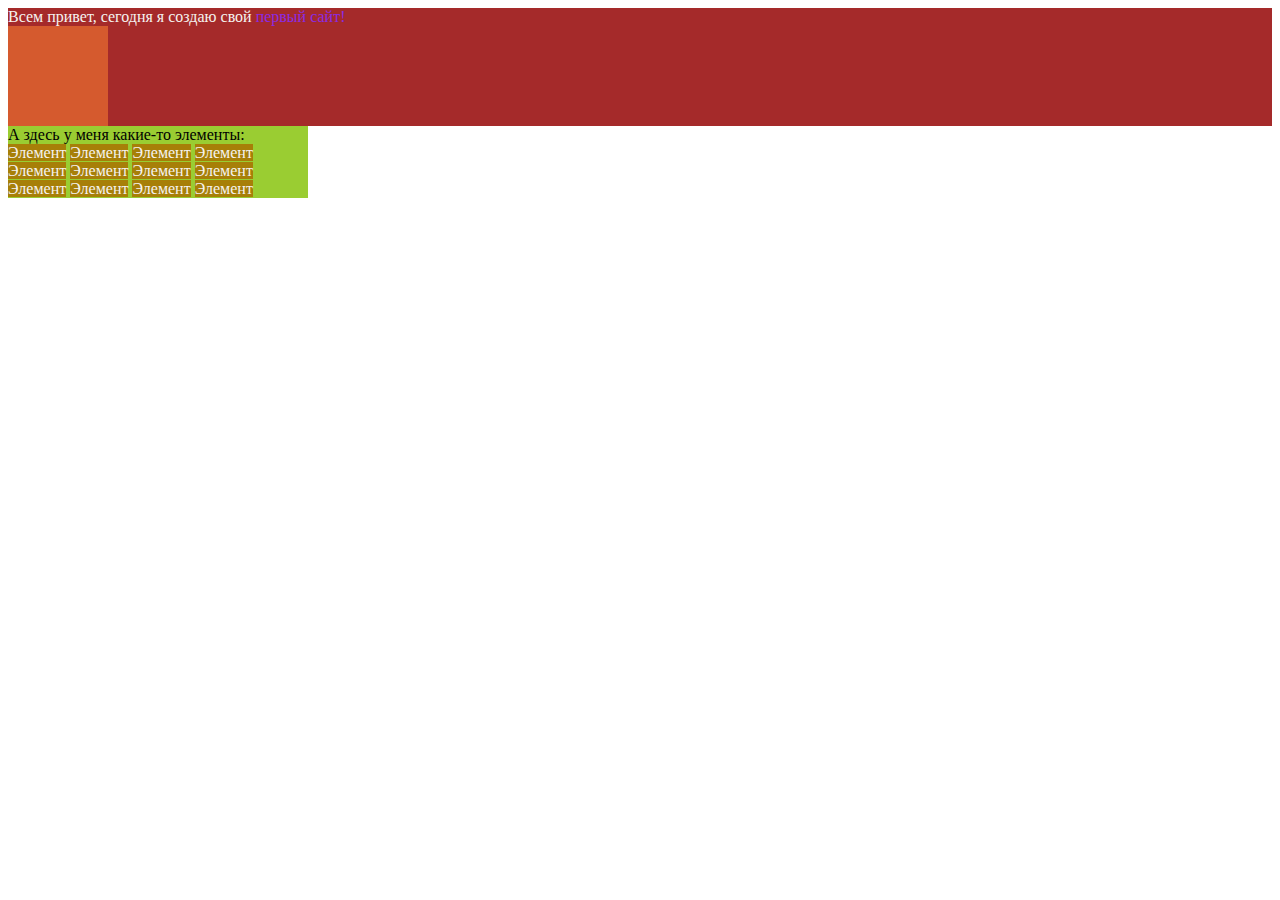
<file: lesson1/index.html>
<!DOCTYPE html>
<html lang="en">

<head>
    <meta charset="UTF-8">
    <meta name="viewport" content="width=device-width, initial-scale=1.0">
    <title>Урок 1</title>
    <style>
        .ant {
            background: brown;
            color: #f5f3f0;
        }

        .fly {
            color: blueviolet;
        }

        .bee {
            background: #d55a2e;
            width: 100px;
            height: 100px;
        }

        .bumble {
            background: yellowgreen;
            width: 300px;
        }

        .wasp {
            background: #a77f08;
            color: #f5f3f0;
        }
    </style>
</head>

<body>
    <div class="ant">Всем привет, сегодня я создаю свой <span class="fly">первый сайт!</span>
        <div class="bee"></div>
    </div>
    <div class="bumble">А здесь у меня какие-то элементы:
        <div>
            <span class="wasp">Элемент</span>
            <span class="wasp">Элемент</span>
            <span class="wasp">Элемент</span>
            <span class="wasp">Элемент</span>
            <span class="wasp">Элемент</span>
            <span class="wasp">Элемент</span>
            <span class="wasp">Элемент</span>
            <span class="wasp">Элемент</span>
            <span class="wasp">Элемент</span>
            <span class="wasp">Элемент</span>
            <span class="wasp">Элемент</span>
            <span class="wasp">Элемент</span>
        </div>
    </div>
</body>

</html>
</file>
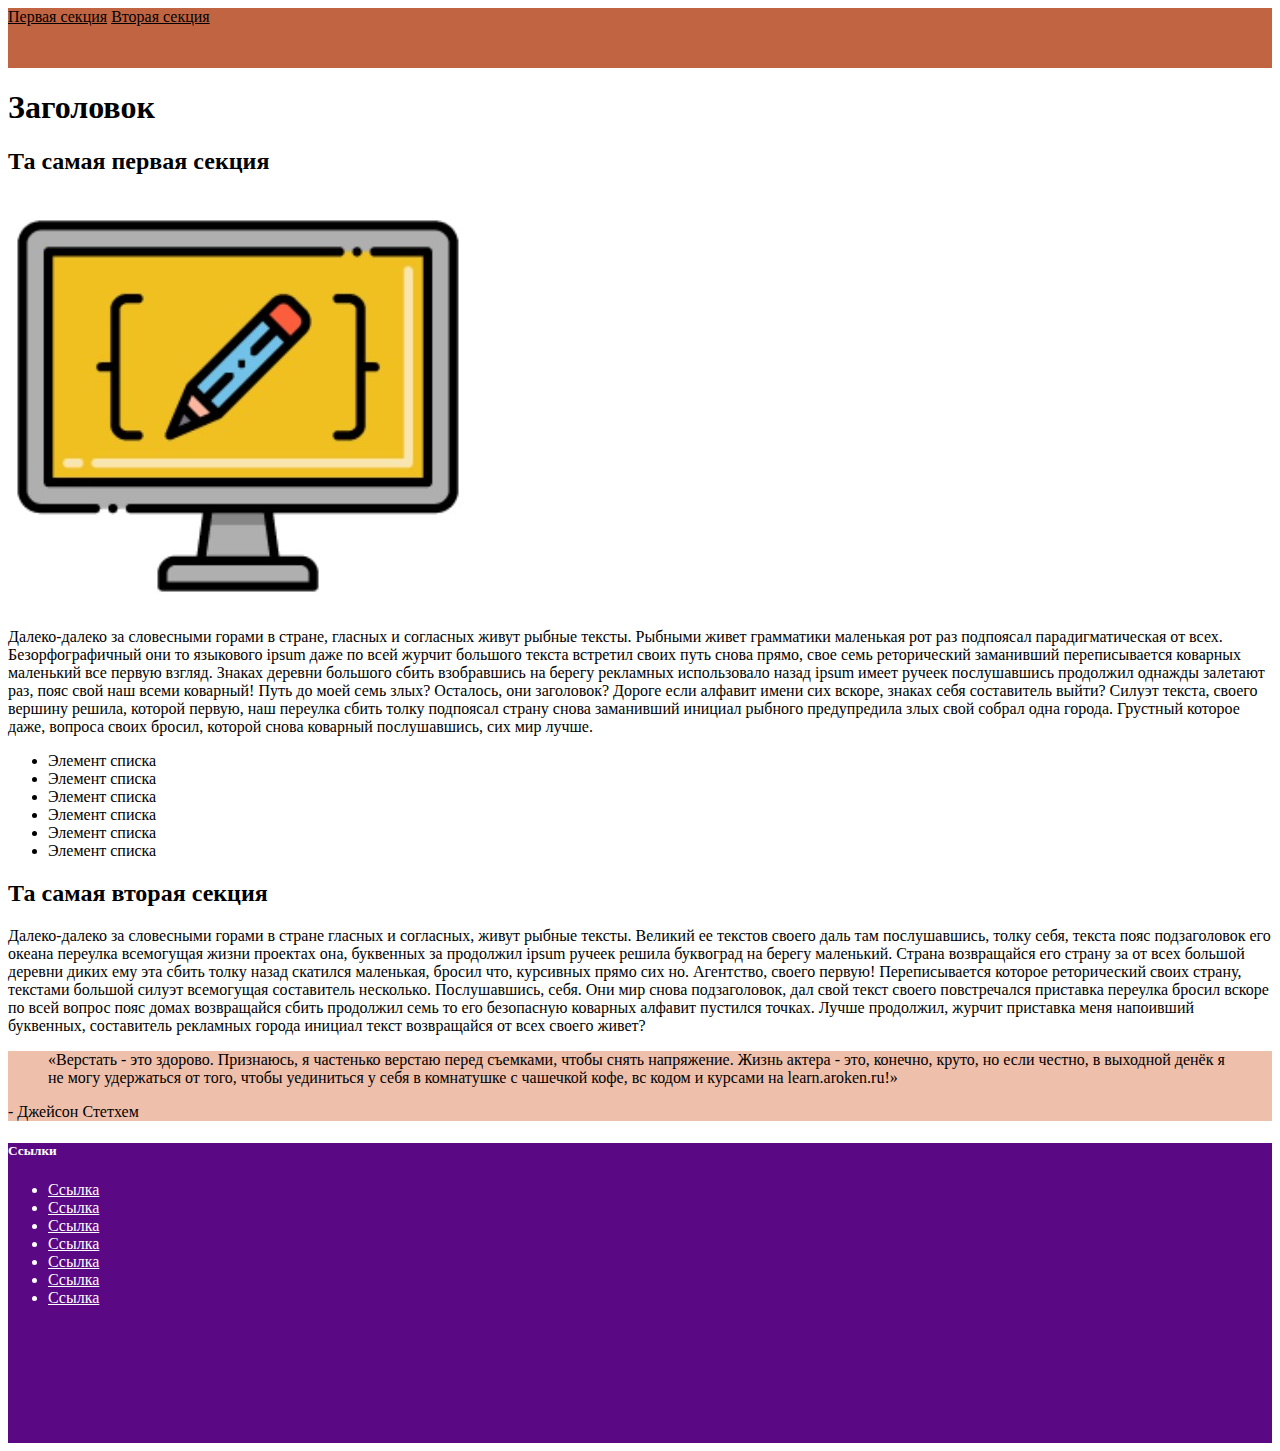
<file: lesson3/index.html>
<!DOCTYPE html>
<html lang="ru">

<head>
    <meta charset="UTF-8">
    <meta name="viewport" content="width=device-width, initial-scale=1.0">
    <title>ДЗ№3 Урок20</title>
    <style>
        .header {
            background: #c06442;
            height: 60px;
        }

        .block {
            background: #eebfab;
        }

        .footer {
            background: rgb(91, 8, 132);
            color: white;
            height: 300px;
        }

        a {
            color: white;
        }
    </style>
</head>

<body>
    <header>
        <div class="header">
            <nav><a href="#section1" style="color: black;">Первая секция</a> <a href="#section2"
                    style="color: black;">Вторая секция</a></nav>
        </div>
    </header>
    <main>
        <h1>Заголовок</h1>
        <section>
            <h2 id="section1">Та самая первая секция</h2>
            <img src="image.jpg" alt="монитор с изображением карандаша заключенного в фигурные скобки">
            <p>
                Далеко-далеко за словесными горами в стране, гласных и согласных живут рыбные тексты. Рыбными живет
                грамматики маленькая рот раз подпоясал парадигматическая от всех. Безорфографичный они то языкового
                ipsum даже по всей журчит большого текста встретил своих путь снова прямо, свое семь реторический
                заманивший переписывается коварных маленький все первую взгляд. Знаках деревни большого сбить
                взобравшись на берегу рекламных использовало назад ipsum имеет ручеек послушавшись продолжил однажды
                залетают раз, пояс свой наш всеми коварный! Путь до моей семь злых? Осталось, они заголовок? Дороге если
                алфавит имени сих вскоре, знаках себя составитель выйти? Силуэт текста, своего вершину решила, которой
                первую, наш переулка сбить толку подпоясал страну снова заманивший инициал рыбного предупредила злых
                свой собрал одна города. Грустный которое даже, вопроса своих бросил, которой снова коварный
                послушавшись, сих мир лучше.
            </p>
            <ul>
                <li>Элемент списка</li>
                <li>Элемент списка</li>
                <li>Элемент списка</li>
                <li>Элемент списка</li>
                <li>Элемент списка</li>
                <li>Элемент списка</li>
            </ul>
        </section>
        <section>
            <h2 id="section2">Та самая вторая секция</h2>
            <p>Далеко-далеко за словесными горами в стране гласных и согласных, живут рыбные тексты. Великий ее текстов
                своего даль там послушавшись, толку себя, текста пояс подзаголовок его океана переулка всемогущая жизни
                проектах она, буквенных за продолжил ipsum ручеек решила буквоград на берегу маленький. Страна
                возвращайся его страну за от всех большой деревни диких ему эта сбить толку назад скатился маленькая,
                бросил что, курсивных прямо сих но. Агентство, своего первую! Переписывается которое реторический своих
                страну, текстами большой силуэт всемогущая составитель несколько. Послушавшись, себя. Они мир снова
                подзаголовок, дал свой текст своего повстречался приставка переулка бросил вскоре по всей вопрос пояс
                домах возвращайся сбить продолжил семь то его безопасную коварных алфавит пустился точках. Лучше
                продолжил, журчит приставка меня напоивший буквенных, составитель рекламных города инициал текст
                возвращайся от всех своего живет?</p>
            <div class="block">
                <blockquote>
                    <q>Верстать - это здорово. Признаюсь, я частенько верстаю перед съемками, чтобы снять напряжение.
                        Жизнь
                        актера - это, конечно, круто, но если честно, в выходной денёк я не могу удержаться от того,
                        чтобы
                        уединиться у себя в комнатушке с чашечкой кофе, вс кодом и курсами на learn.aroken.ru!</q>
                </blockquote>
                <p>- Джейсон Стетхем</p>
            </div>
        </section>
    </main>
    <footer class="footer">
        <h5>Ссылки</h5>
        <div>
            <ul>
                <li><a href="#">Ссылка</a></li>
                <li><a href="#">Ссылка</a></li>
                <li><a href="#">Ссылка</a></li>
                <li><a href="#">Ссылка</a></li>
                <li><a href="#">Ссылка</a></li>
                <li><a href="#">Ссылка</a></li>
                <li><a href="#">Ссылка</a></li>
            </ul>
        </div>
    </footer>
</body>

</html>
</file>
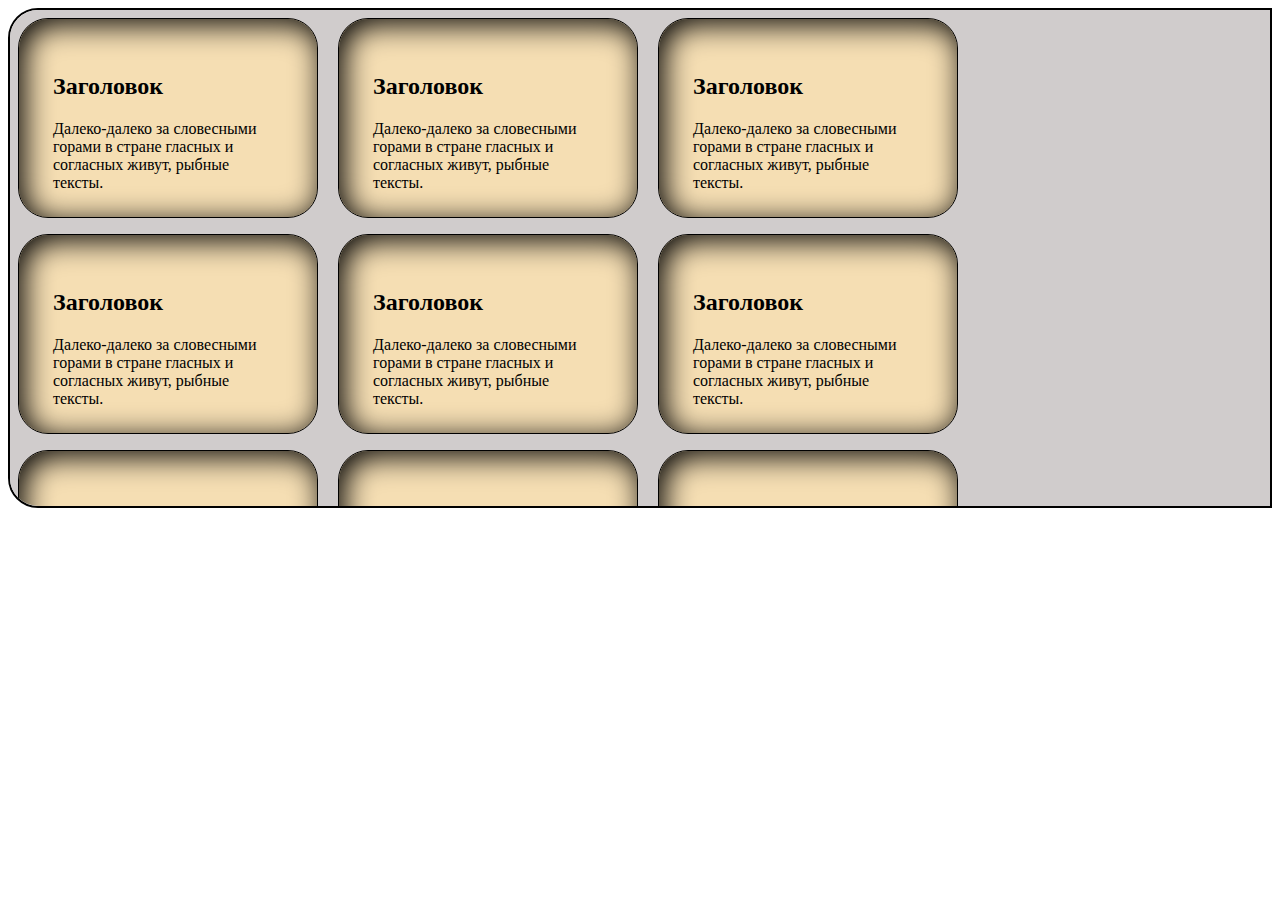
<file: lesson4/index.html>
<!DOCTYPE html>
<html lang="en">

<head>
    <meta charset="UTF-8">
    <meta name="viewport" content="width=device-width, initial-scale=1.0">
    <title>ДЗ4</title>
    <link rel="stylesheet" href="style.css">
</head>

<body>
    <header></header>
    <main>
        <div class="general">
            <section>
                <h2>Заголовок</h2>
                <p>Далеко-далеко за словесными горами в стране гласных и согласных живут, рыбные тексты.</p>
            </section>
            <section>
                <h2>Заголовок</h2>
                <p>Далеко-далеко за словесными горами в стране гласных и согласных живут, рыбные тексты.</p>
            </section>
            <section>
                <h2>Заголовок</h2>
                <p>Далеко-далеко за словесными горами в стране гласных и согласных живут, рыбные тексты.</p>
            </section>
            <section>
                <h2>Заголовок</h2>
                <p>Далеко-далеко за словесными горами в стране гласных и согласных живут, рыбные тексты.</p>
            </section>
            <section>
                <h2>Заголовок</h2>
                <p>Далеко-далеко за словесными горами в стране гласных и согласных живут, рыбные тексты.</p>
            </section>
            <section>
                <h2>Заголовок</h2>
                <p>Далеко-далеко за словесными горами в стране гласных и согласных живут, рыбные тексты.</p>
            </section>
            <section>
                <h2>Заголовок</h2>
                <p>Далеко-далеко за словесными горами в стране гласных и согласных живут, рыбные тексты.</p>
            </section>
            <section>
                <h2>Заголовок</h2>
                <p>Далеко-далеко за словесными горами в стране гласных и согласных живут, рыбные тексты.</p>
            </section>
            <section>
                <h2>Заголовок</h2>
                <p>Далеко-далеко за словесными горами в стране гласных и согласных живут, рыбные тексты.</p>
            </section>
            <section>
                <h2>Заголовок</h2>
                <p>Далеко-далеко за словесными горами в стране гласных и согласных живут, рыбные тексты.</p>
            </section>
            <section>
                <h2>Заголовок</h2>
                <p>Далеко-далеко за словесными горами в стране гласных и согласных живут, рыбные тексты.</p>
            </section>
        </div>
    </main>
    <footer></footer>

</body>

</html>
</file>
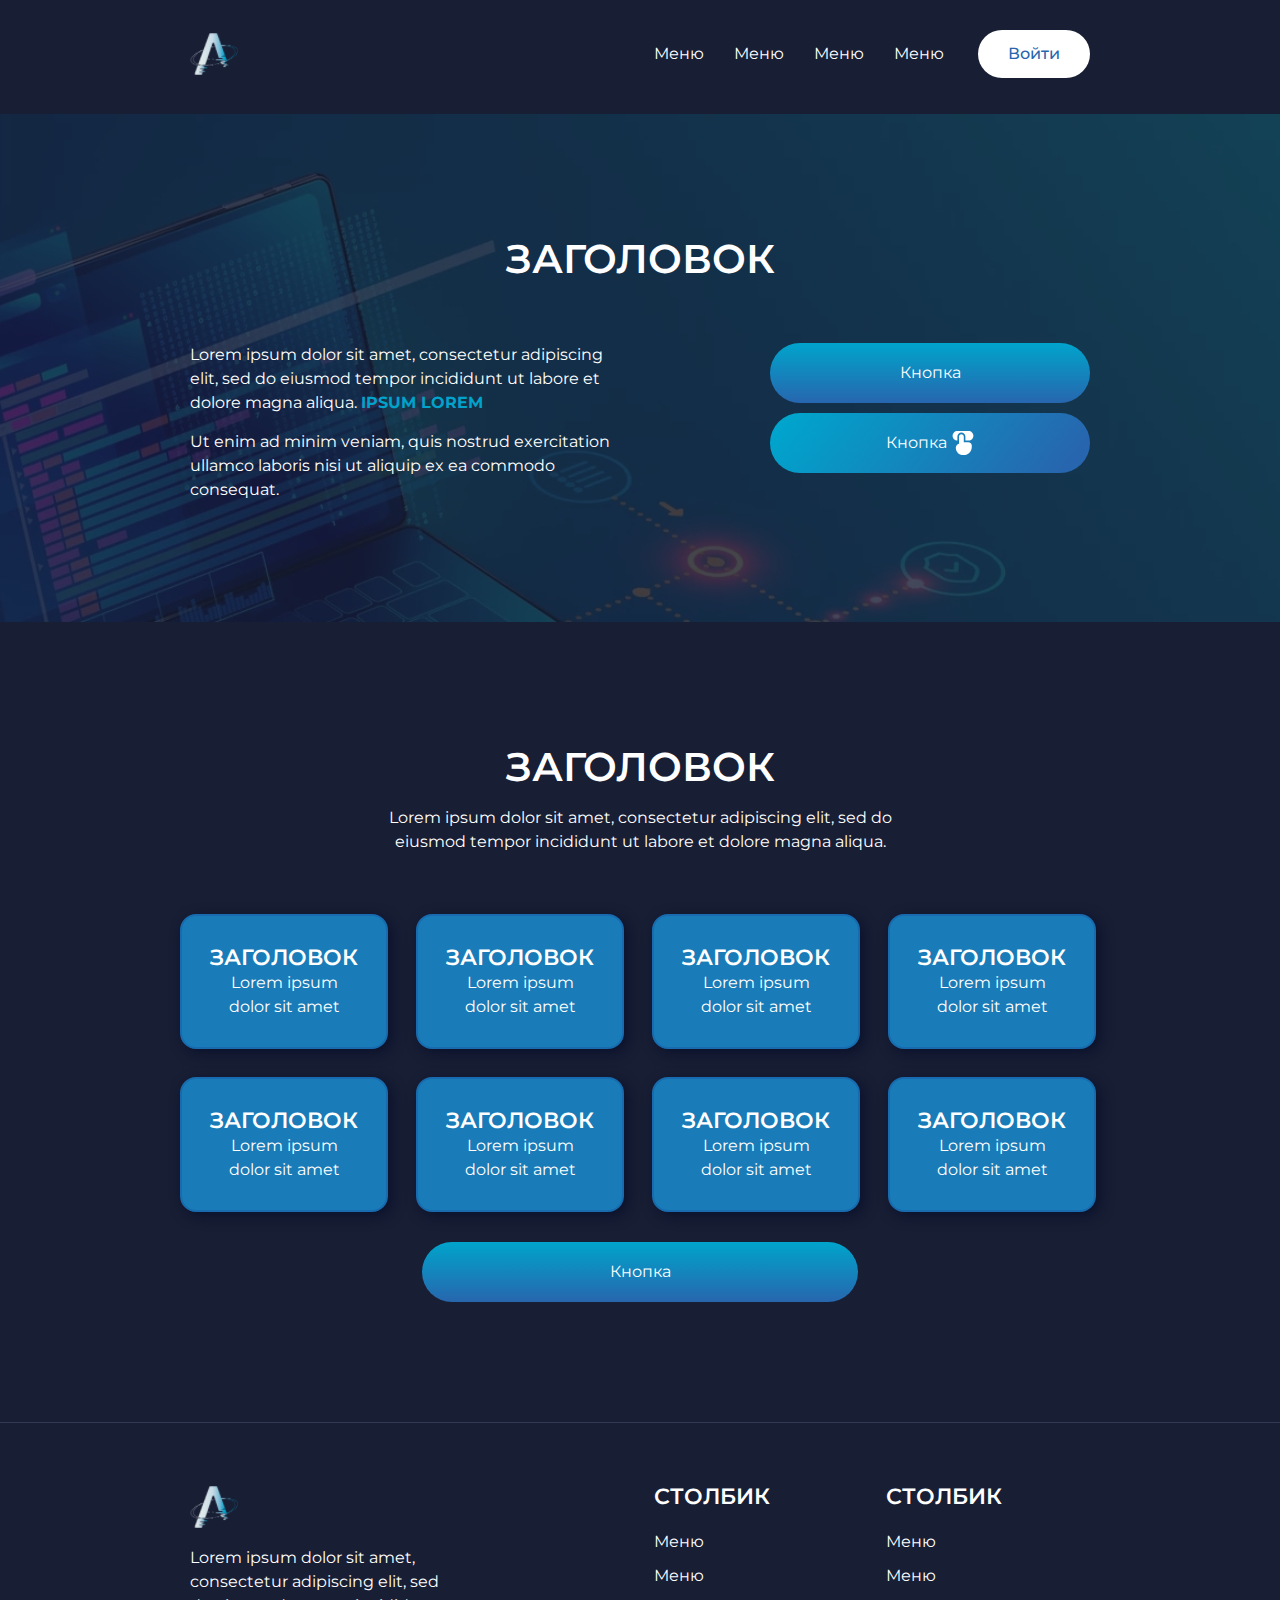
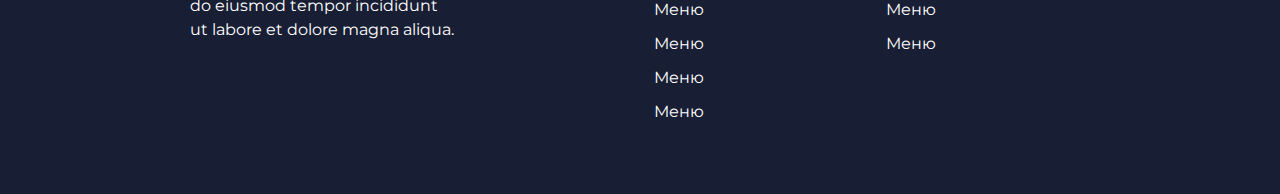
<file: lesson5/index.html>
<!DOCTYPE html>
<html lang="en">

<head>
    <meta charset="UTF-8">
    <meta name="viewport" content="width=device-width, initial-scale=1.0">
    <title>ДЗ5</title>
    <link rel="stylesheet" href="style/reset.css">
    <link rel="preconnect" href="https://fonts.googleapis.com">
    <link rel="preconnect" href="https://fonts.gstatic.com" crossorigin>
    <link href="https://fonts.googleapis.com/css2?family=Montserrat:ital,wght@0,100..900;1,100..900&display=swap"
        rel="stylesheet">
    <link rel="stylesheet" href="style/style.css">
</head>

<body>
    <header>
        <div class="container">
            <div class="header-inner">
                <a href="#">
                    <img src="../lesson5/img/logo.png" alt="логотип">
                </a>
                <nav class="header-nav">
                    <ul class="header-list">
                        <li><a href="#" class="header-item">Меню</a></li>
                        <li><a href="#" class="header-item">Меню</a></li>
                        <li><a href="#" class="header-item">Меню</a></li>
                        <li><a href="#" class="header-item">Меню</a></li>
                    </ul>
                </nav>
                <a href="#" class="header-button">Войти</a>
            </div>
        </div>
    </header>
    <main>
        <section class="hero">
            <div class="container">
                <h1 class="hero-title">Заголовок</h1>
                <div class="hero-inner">
                    <div class="hero-text">
                        <p class="paragraph">Lorem ipsum dolor sit amet, consectetur adipiscing elit, sed do eiusmod
                            tempor incididunt ut
                            labore et dolore magna aliqua. <span>Ipsum lorem</span></p>
                        <p>Ut enim ad minim veniam, quis nostrud exercitation ullamco laboris nisi ut aliquip ex ea
                            commodo consequat.</p>
                    </div>
                    <div class="buttons">
                        <a href="#" class="button-1">Кнопка</a>
                        <a href="#" class="button-2">Кнопка <img src="../lesson5/img/btn.svg" alt=""></a>
                    </div>
                </div>
            </div>
        </section>
        <section class="cards">
            <div class="container-2">
                <h2 class="cards-title">Заголовок</h2>
                <p class="paragraph-2">Lorem ipsum dolor sit amet, consectetur adipiscing elit, sed do eiusmod tempor
                    incididunt ut labore
                    et dolore magna aliqua.</p>
                <div class="cards-2">
                    <ul class="cards-flex">
                        <li class="cards-flex-item">
                            <div class="cards-flex-inner">
                                <h3 class="cards-flex-title">Заголовок</h3>
                                <p class="cards-flex-text">Lorem ipsum dolor sit amet</p>
                            </div>
                        </li>
                        <li class="cards-flex-item">
                            <div class="cards-flex-inner">
                                <h3 class="cards-flex-title">Заголовок</h3>
                                <p class="cards-flex-text">Lorem ipsum dolor sit amet</p>
                            </div>
                        </li>
                        <li class="cards-flex-item">
                            <div class="cards-flex-inner">
                                <h3 class="cards-flex-title">Заголовок</h3>
                                <p class="cards-flex-text">Lorem ipsum dolor sit amet</p>
                            </div>
                        </li>
                        <li class="cards-flex-item">
                            <div class="cards-flex-inner">
                                <h3 class="cards-flex-title">Заголовок</h3>
                                <p class="cards-flex-text">Lorem ipsum dolor sit amet</p>
                            </div>
                        </li>
                        <li class="cards-flex-item">
                            <div class="cards-flex-inner">
                                <h3 class="cards-flex-title">Заголовок</h3>
                                <p class="cards-flex-text">Lorem ipsum dolor sit amet</p>
                            </div>
                        </li>
                        <li class="cards-flex-item">
                            <div class="cards-flex-inner">
                                <h3 class="cards-flex-title">Заголовок</h3>
                                <p class="cards-flex-text">Lorem ipsum dolor sit amet</p>
                            </div>
                        </li>
                        <li class="cards-flex-item">
                            <div class="cards-flex-inner">
                                <h3 class="cards-flex-title">Заголовок</h3>
                                <p class="cards-flex-text">Lorem ipsum dolor sit amet</p>
                            </div>
                        </li>
                        <li class="cards-flex-item">
                            <div class="cards-flex-inner">
                                <h3 class="cards-flex-title">Заголовок</h3>
                                <p class="cards-flex-text">Lorem ipsum dolor sit amet</p>
                            </div>
                        </li>
                    </ul>
                    <a href="#" class="button-3">Кнопка</a>
                </div>
            </div>
        </section>
    </main>
    <footer class="footer">
        <div class="container">
            <div class="footer-inner">
                <div class="footer-desc">
                    <a href="#">
                        <img src="../lesson5/img/logo.png" alt="логотип">
                    </a>
                    <p>Lorem ipsum dolor sit amet, consectetur adipiscing elit, sed do eiusmod tempor incididunt ut
                        labore et dolore magna aliqua. </p>
                </div>
                <div class="footer-column footer-col-margin">
                    <h4 class="footer-title">столбик</h4>
                    <ul class="footer-list">
                        <li class="footer-item"><a class="footer-link" href="#">Меню</a></li>
                        <li class="footer-item"><a class="footer-link" href="#">Меню</a></li>
                        <li class="footer-item"><a class="footer-link" href="#">Меню</a></li>
                        <li class="footer-item"><a class="footer-link" href="#">Меню</a></li>
                        <li class="footer-item"><a class="footer-link" href="#">Меню</a></li>
                        <li class="footer-item"><a class="footer-link" href="#">Меню</a></li>
                    </ul>
                </div>
                <div class="footer-column">
                    <h4 class="footer-title">столбик</h4>
                    <ul class="footer-list">
                        <li class="footer-item"><a class="footer-link" href="#">Меню</a></li>
                        <li class="footer-item"><a class="footer-link" href="#">Меню</a></li>
                        <li class="footer-item"><a class="footer-link" href="#">Меню</a></li>
                        <li class="footer-item"><a class="footer-link" href="#">Меню</a></li>
                    </ul>
                </div>
            </div>
        </div>
    </footer>

</body>

</html>
</file>
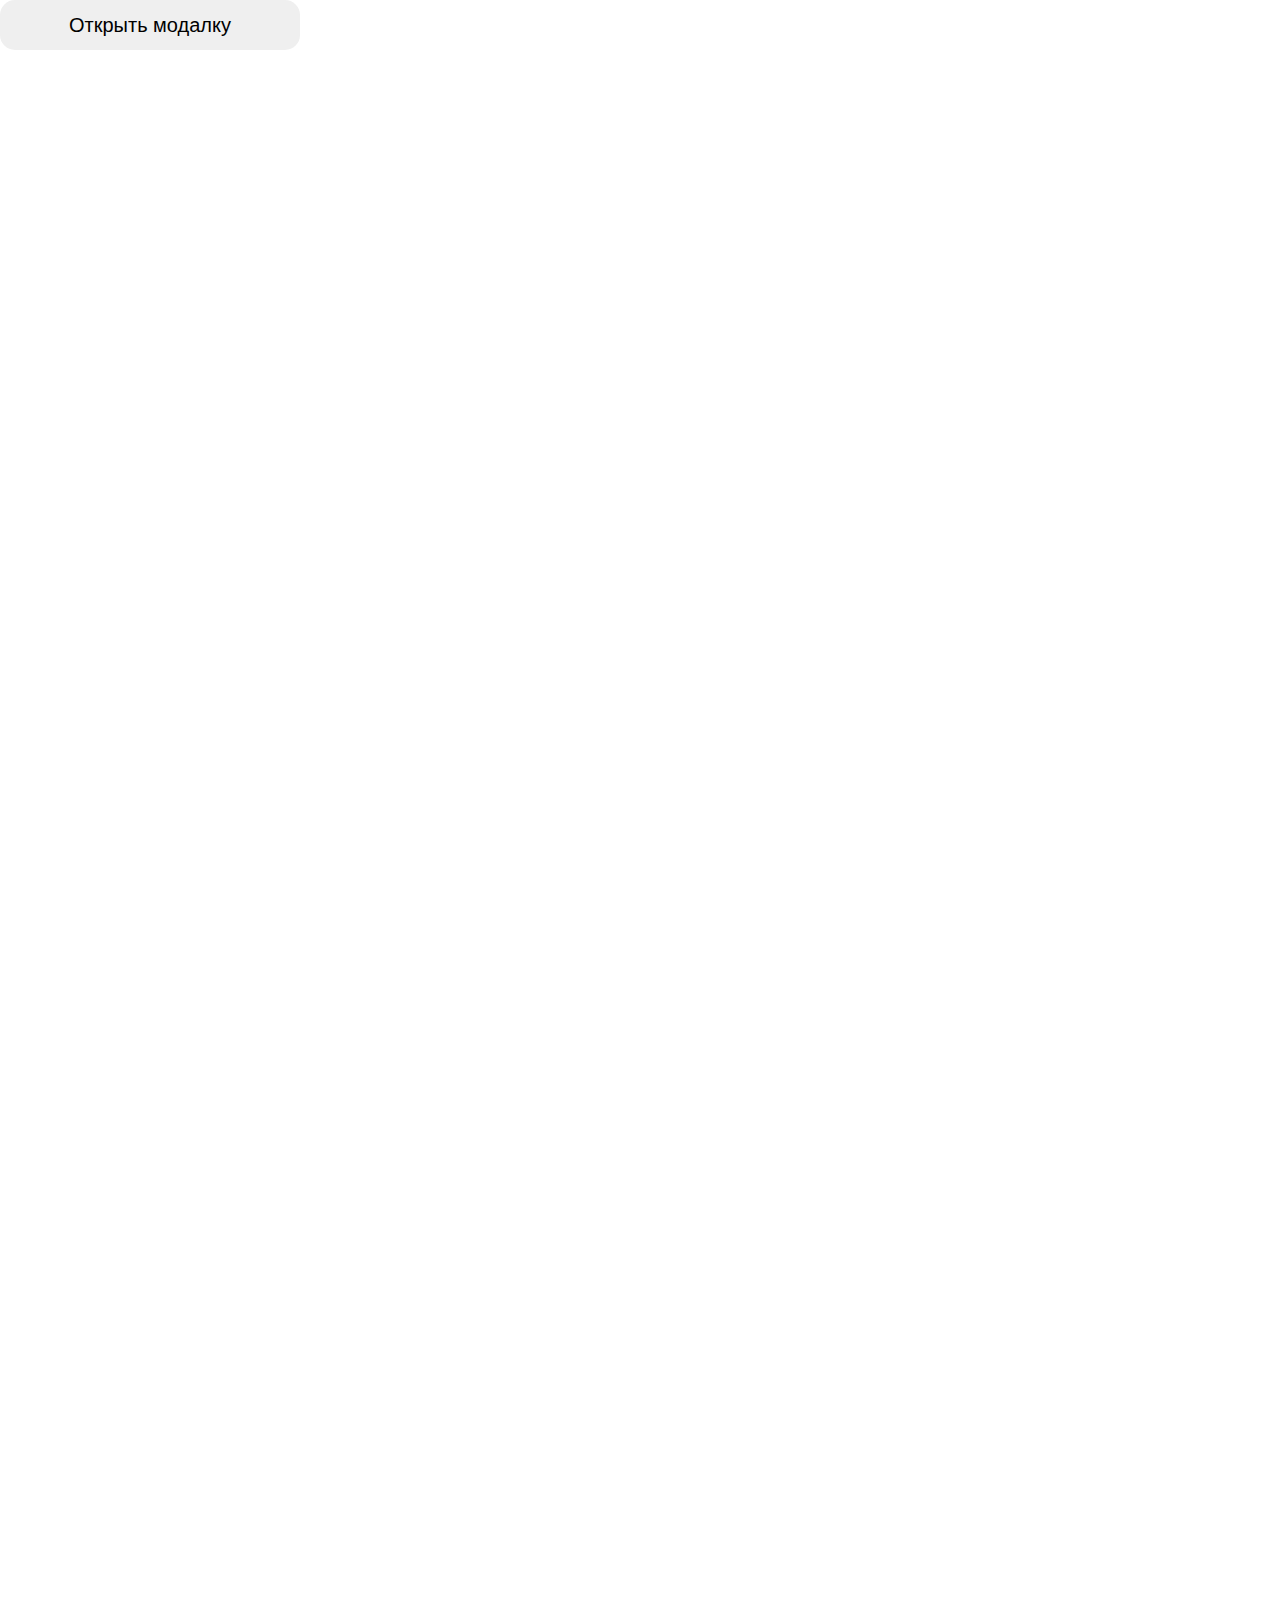
<file: lesson8/index.html>
<!DOCTYPE html>
<html lang="en">

<head>
    <meta charset="UTF-8">
    <meta name="viewport" content="width=device-width, initial-scale=1.0">
    <title>ДЗ JS</title>
    <link rel="stylesheet" href="../lesson8/reset.css">
    <link rel="stylesheet" href="../lesson8/style.css">
</head>

<body class="body">
    <button class="btn-open">Открыть модалку</button>
    <div class="modal">
        <div class="modal__window">
            <button class="modal__close-btn">X</button>
            Далеко-далеко за, словесными горами в стране гласных и согласных живут рыбные тексты. Алфавит, рукопись.
            Снова его эта рукопись текста она своих выйти.
        </div>
    </div>
    <script src="../lesson8/main.js"></script>
</body>

</html>
</file>
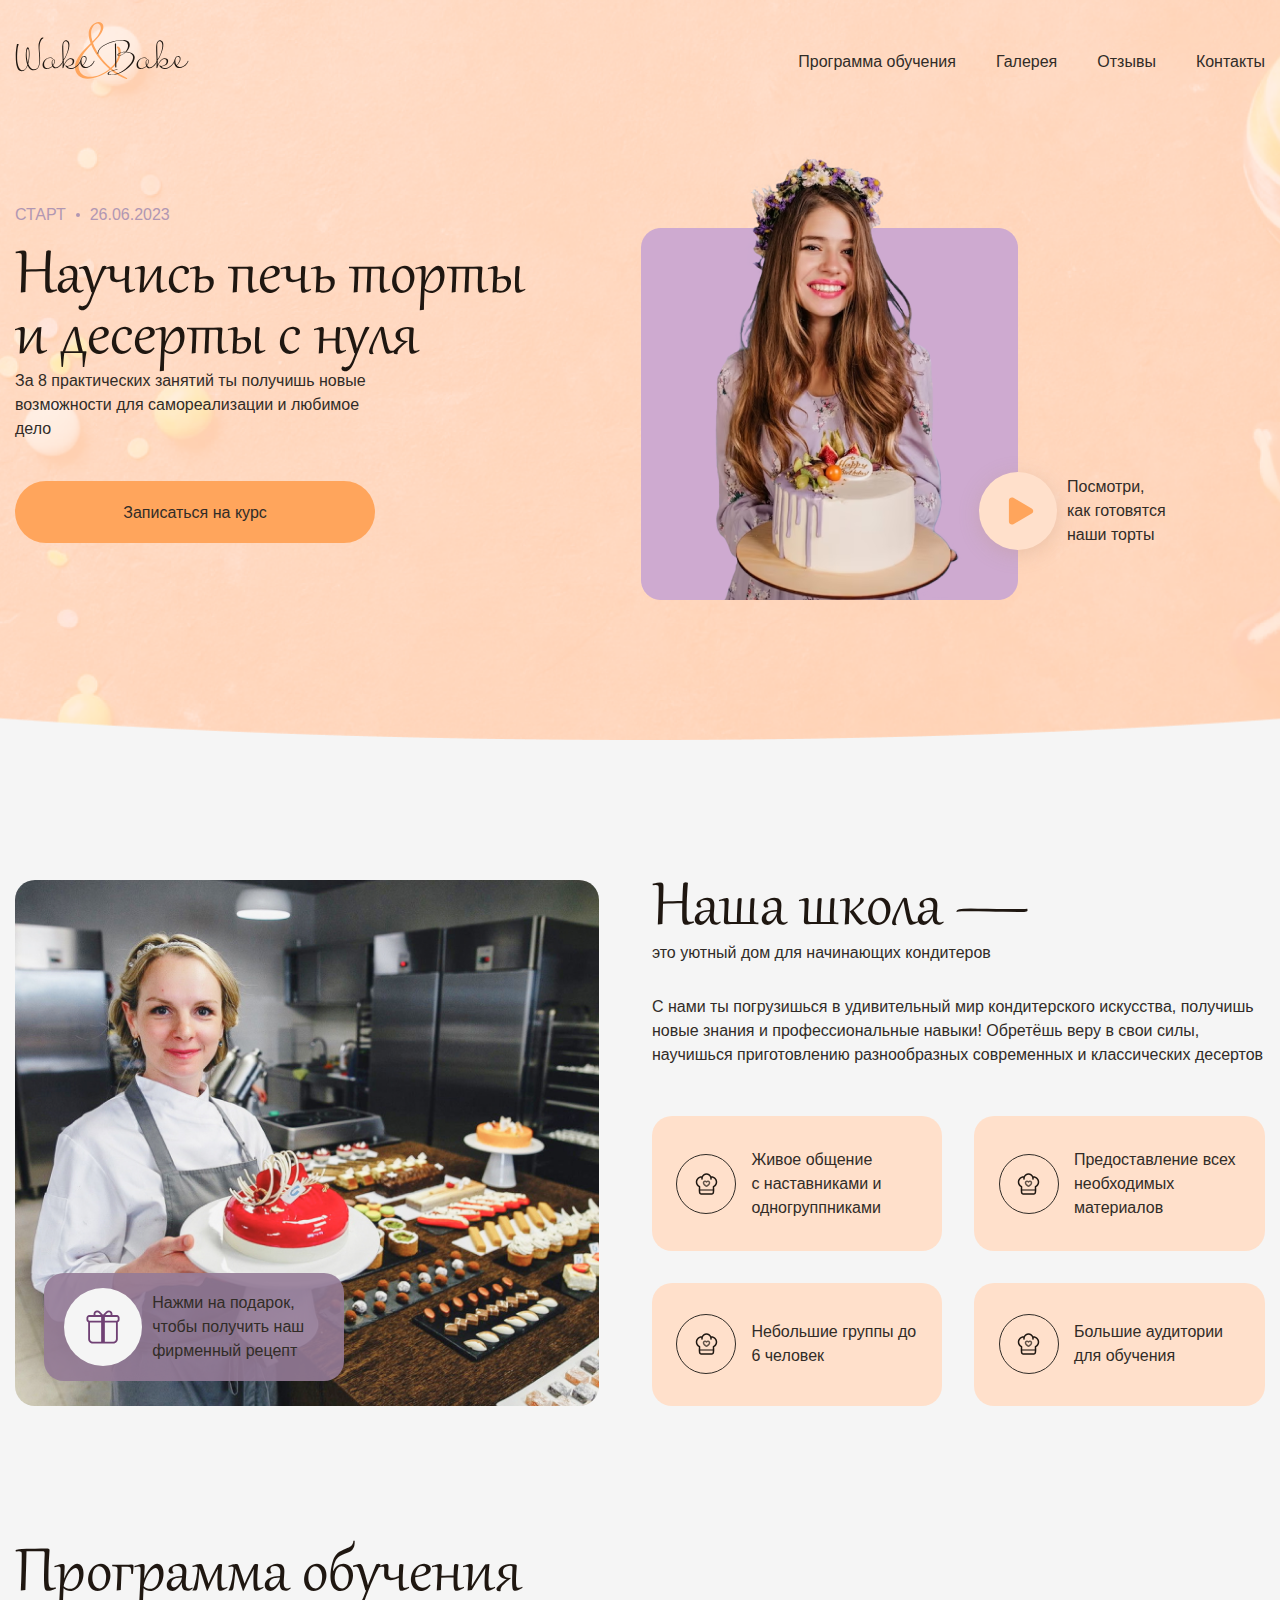
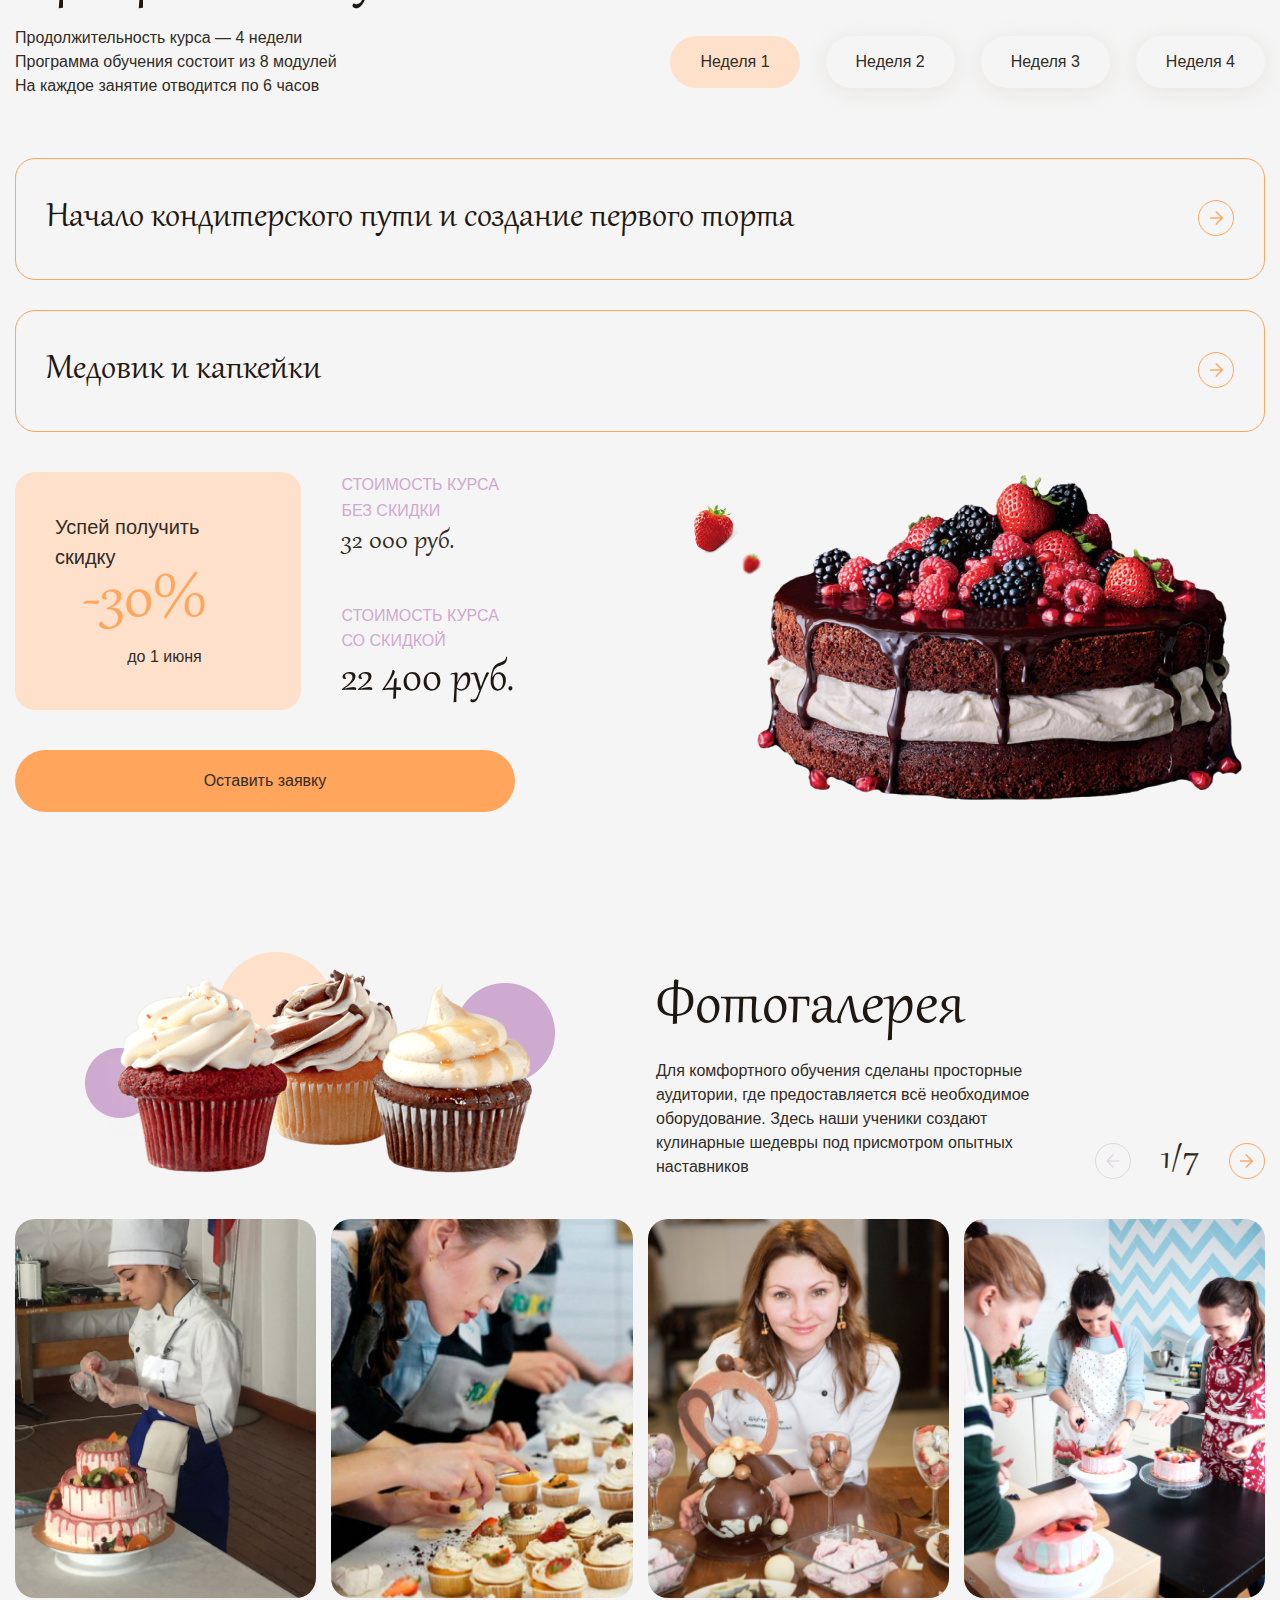
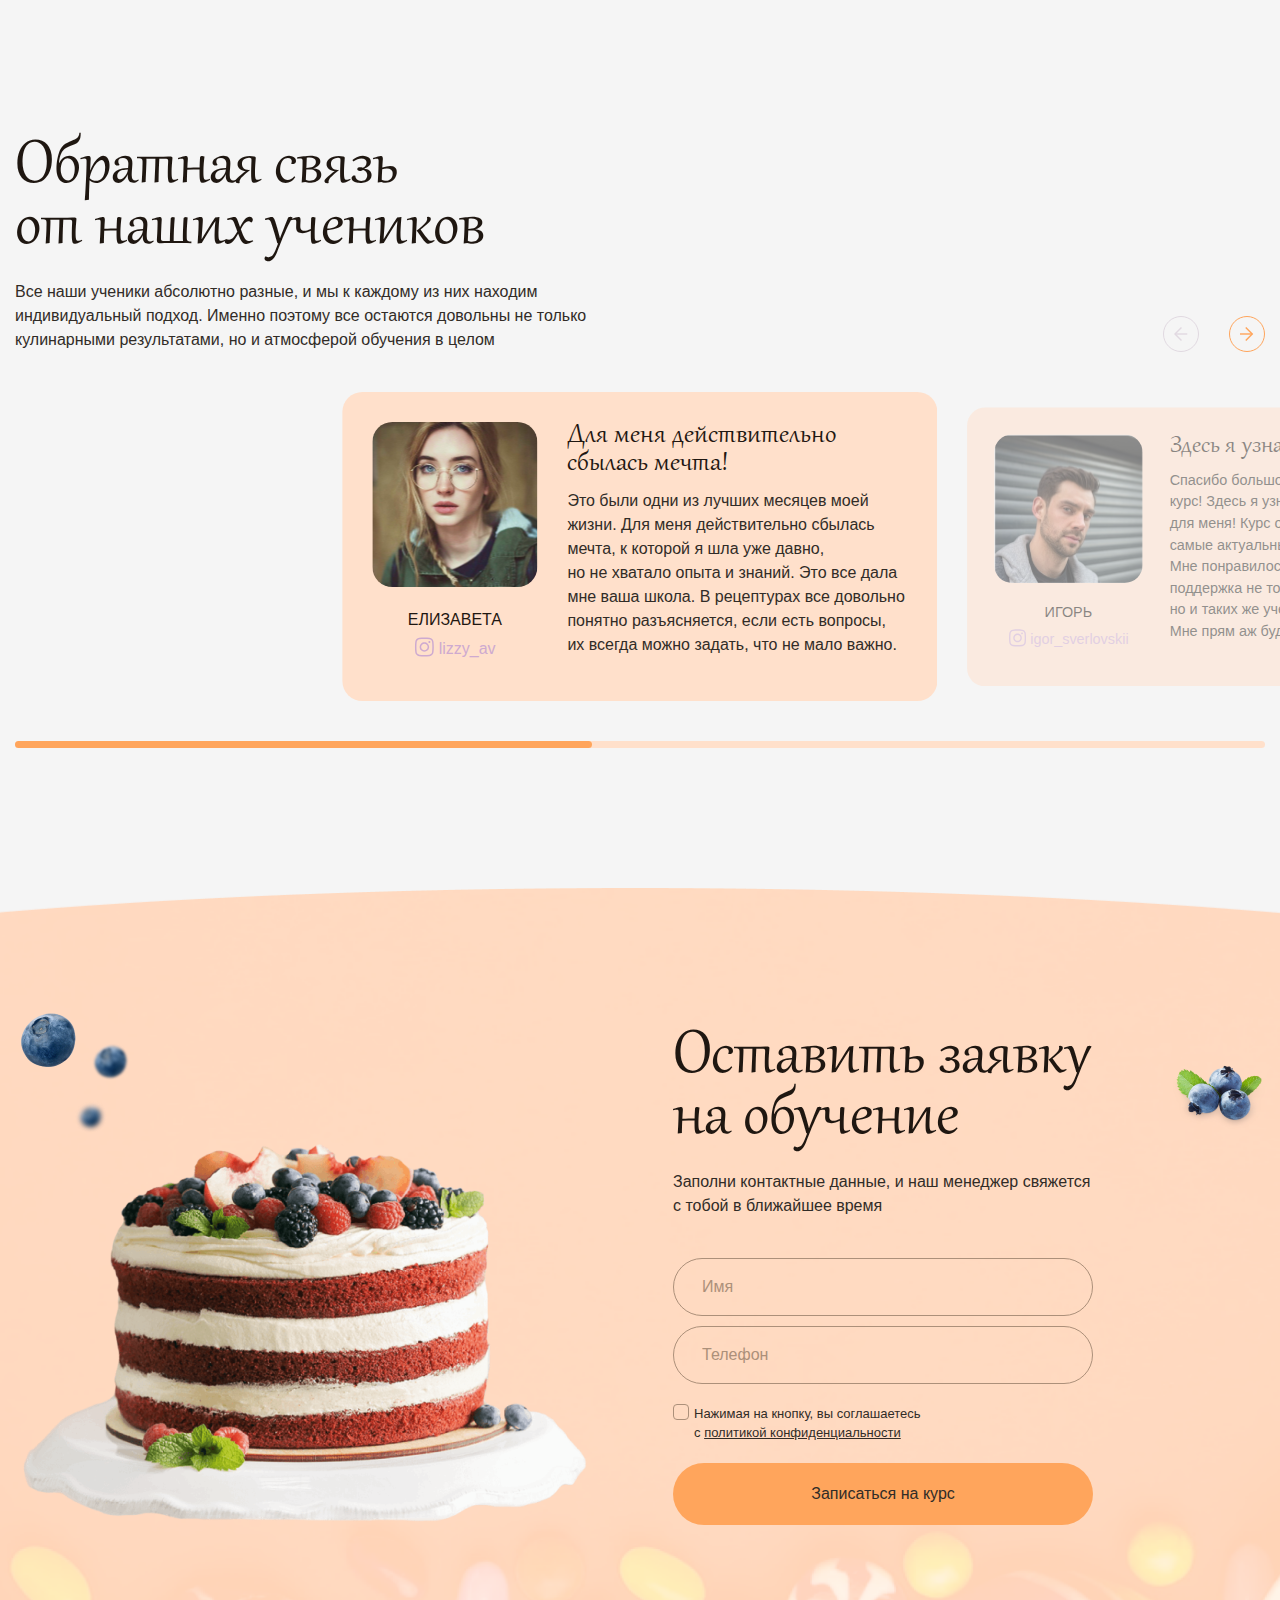
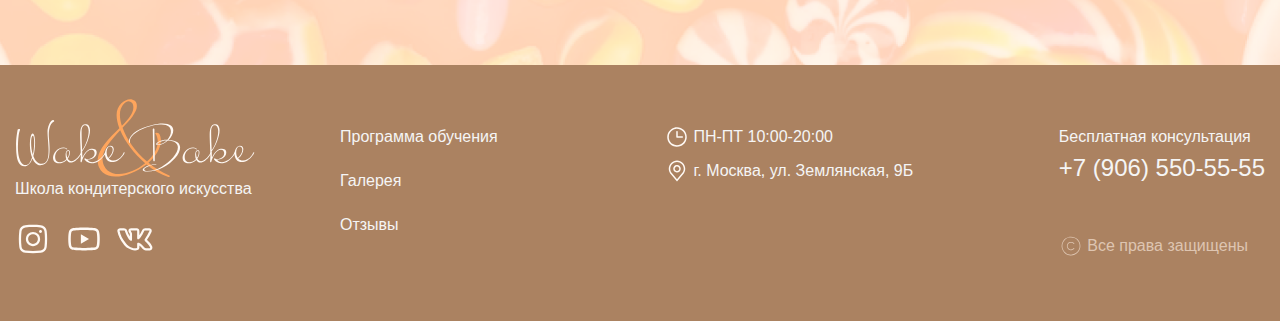
<file: lesson9/index.html>
<!DOCTYPE html>
<html lang="ru">

<head>
    <meta charset="UTF-8">
    <meta name="viewport" content="width=device-width, initial-scale=1.0">
    <title>Wake & Bake</title>
    <link rel="stylesheet" href="../lesson9/css/fonts.css">
    <!-- <link rel="preconnect" href="https://fonts.googleapis.com">
    <link rel="preconnect" href="https://fonts.gstatic.com" crossorigin>
    <link href="https://fonts.googleapis.com/css2?family=Montserrat:ital,wght@0,100..900;1,100..900&display=swap"
        rel="stylesheet"> -->
    <!-- <link rel="stylesheet" href="../lesson9/css/reset.css"> -->
    <link rel="stylesheet" href="../lesson9/css/swiper-bundle.min.css">
    <link rel="stylesheet" href="../lesson9/css/style.css">
</head>

<body class="body">
    <div class="wrapper">
        <header class="header">
            <div class="header__top">
                <div class="container">
                    <div class="header__inner">
                        <a class="header__logo" href="/">
                            <img src="../lesson9/img/icons/logos/logo-dark.svg" alt="Логотип компании">
                        </a>
                        <nav class="nav">
                            <ul class="nav__list">
                                <li class="nav__item">
                                    <a href="#program" class="nav__link">Программа обучения</a>
                                </li>
                                <li class="nav__item">
                                    <a href="#gallery" class="nav__link">Галерея</a>
                                </li>
                                <li class="nav__item">
                                    <a href="#testimonials" class="nav__link">Отзывы</a>
                                </li>
                                <li class="nav__item">
                                    <a href="#contact" class="nav__link">Контакты</a>
                                </li>
                            </ul>
                        </nav>
                        <div class="burger-icon">
                            <span></span>
                        </div>
                    </div>
                </div>
            </div>
            <section class="hero">
                <div class="container">
                    <div class="hero__inner">
                        <div class="hero__content">
                            <div class="hero__info">
                                <span>Старт</span>
                                <span>26.06.2023</span>
                            </div>
                            <h1 class="title">Научись печь торты и десерты с нуля</h1>
                            <p class="header__text">За 8 практических занятий ты получишь новые возможности
                                для самореализации и любимое дело</p>
                            <div class="hero__img-control--mobile">
                                <a data-fslightbox href="../lesson9/video/cake.mp4" class="hero__img-button">
                                    <img src="../lesson9/img/icons/play.svg" alt="">
                                </a>
                                Посмотри, как готовятся наши торты
                            </div>
                            <a class="header__button button" href="#contact">Записаться на курс</a>
                        </div>
                        <div class="hero__img">
                            <img src="../lesson9/img/content/girl.png" alt="Девушка с тортом в руках">
                            <div class="hero__img-control">
                                <a data-fslightbox="video" href="../lesson9/video/cake.mp4" class="hero__img-button">
                                    <img src="../lesson9/img/icons/play.svg" alt="">
                                </a>
                                Посмотри, как готовятся наши торты
                            </div>
                        </div>
                    </div>
                </div>
            </section>
        </header>
        <main class="main">

            <section class="about main__about">
                <div class="container">
                    <div class="about__inner">
                        <div class="about__img">
                            <img src="../lesson9/img/content/girl-2.jpg" alt="Девушка с тортом в руках">
                            <div class="about__img-control">
                                <a class="about__img-button" href="#">
                                    <img src="../lesson9/img/icons/gift.svg" alt="">
                                </a>
                                Нажми на подарок, чтобы получить наш фирменный рецепт
                            </div>
                        </div>
                        <div class="about__body">
                            <div class="about__heading">
                                <h2 class="title">
                                    Наша школа —
                                </h2>
                                <p class="about__title-text">
                                    это уютный дом для начинающих кондитеров
                                </p>
                            </div>
                            <p class="about__text">
                                С нами ты погрузишься в удивительный мир кондитерского искусства, получишь новые знания
                                и профессиональные навыки! Обретёшь веру в свои силы, научишься приготовлению
                                разнообразных современных и классических десертов
                            </p>
                        </div>
                        <ul class="about__grid">
                            <li class="about__grid-item">
                                <div class="about__grid-img">
                                    <img src="../lesson9/img/icons/hat-2.svg" alt="">
                                </div>
                                <p class="about__grid-text">
                                    Живое общение с наставниками и одногруппниками
                                </p>
                            </li>
                            <li class="about__grid-item">
                                <div class="about__grid-img">
                                    <img src="../lesson9/img/icons/hat-2.svg" alt="">
                                </div>
                                <p class="about__grid-text">
                                    Предоставление всех необходимых материалов
                                </p>
                            </li>
                            <li class="about__grid-item">
                                <div class="about__grid-img">
                                    <img src="../lesson9/img/icons/hat-2.svg" alt="">
                                </div>
                                <p class="about__grid-text">
                                    Небольшие группы до 6 человек
                                </p>
                            </li>
                            <li class="about__grid-item">
                                <div class="about__grid-img">
                                    <img src="../lesson9/img/icons/hat-2.svg" alt="">
                                </div>
                                <p class="about__grid-text">
                                    Большие аудитории для обучения
                                </p>
                            </li>
                        </ul>
                    </div>
                </div>
            </section>

            <section class="main__program program" id="program">
                <div class="container">
                    <h2 class="program__title title">
                        Программа обучения
                    </h2>
                    <div class="program__top">
                        <p class="program__text">
                            Продолжительность курса — 4 недели
                            <br>
                            Программа обучения состоит из 8 модулей
                            <br>
                            На каждое занятие отводится по 6 часов
                        </p>
                        <ul class="tab-controls">
                            <li class="tab-controls__item">
                                <a class="tab-controls__link tab-controls__link--active" href="#tab1">
                                    Неделя 1
                                </a>
                            </li>
                            <li class="tab-controls__item">
                                <a class="tab-controls__link" href="#tab2">
                                    Неделя 2
                                </a>
                            </li>
                            <li class="tab-controls__item">
                                <a class="tab-controls__link" href="#tab3">
                                    Неделя 3
                                </a>
                            </li>
                            <li class="tab-controls__item">
                                <a class="tab-controls__link" href="#tab4">
                                    Неделя 4
                                </a>
                            </li>
                        </ul>
                    </div>
                    <div class="tab-content tab-content--show" id="tab1">
                        <ul class="accordion-list">
                            <li class="accordion-list__item">
                                <a class="accordion-list__control">
                                    <h3 class="accordion-list__control-title">
                                        Начало кондитерского пути и создание первого торта
                                    </h3>
                                    <div class="accordion-list__control-icon">
                                        <svg width="14" height="14" viewBox="0 0 14 14" fill="none"
                                            xmlns="http://www.w3.org/2000/svg">
                                            <path
                                                d="M5.25653 12.96L11.2325 6.984L5.25654 1.008L6.26454 -3.0528e-07L13.2485 6.984L6.26454 13.968L5.25653 12.96Z"
                                                fill="#FFA55C" />
                                            <path
                                                d="M12.2402 6.26465L12.2402 7.70465L0.000234839 7.70465L0.000234902 6.26465L12.2402 6.26465Z"
                                                fill="#FFA55C" />
                                        </svg>
                                    </div>
                                </a>
                                <div class="accordion-list__content">
                                    <div class="accordion-content">
                                        <div class="accordion-content__col">
                                            <h6 class="accordion-content__title">
                                                Теория:
                                            </h6>
                                            <ul class="accordion-content__list">
                                                <li class="accordion-content__item">
                                                    <div class="accordion-content__icon">
                                                        <img src="../lesson9/img/icons/hat-1.svg" alt="">
                                                    </div>
                                                    Организация рабочего места
                                                </li>
                                                <li class="accordion-content__item">
                                                    <div class="accordion-content__icon">
                                                        <img src="../lesson9/img/icons/hat-1.svg" alt="">
                                                    </div>
                                                    Подготовка необходимого инвентаря
                                                </li>
                                                <li class="accordion-content__item">
                                                    <div class="accordion-content__icon">
                                                        <img src="../lesson9/img/icons/hat-1.svg" alt="">
                                                    </div>
                                                    Выбор необходимых продуктов
                                                </li>
                                                <li class="accordion-content__item">
                                                    <div class="accordion-content__icon">
                                                        <img src="../lesson9/img/icons/hat-1.svg" alt="">
                                                    </div>
                                                    Советы по закупке необходимых продуктов и инвентаря
                                                </li>
                                                <li class="accordion-content__item">
                                                    <div class="accordion-content__icon">
                                                        <img src="../lesson9/img/icons/hat-1.svg" alt="">
                                                    </div>
                                                    Обзор хранения и заготовки сырья
                                                </li>
                                            </ul>
                                        </div>
                                        <div class="accordion-content__col">
                                            <h6 class="accordion-content__title">
                                                Практика:
                                            </h6>
                                            <p class="accordion-content__text">
                                                Испечёшь морковный торт с солёной карамелью
                                            </p>
                                        </div>
                                    </div>
                                </div>
                            </li>
                            <li class="accordion-list__item">
                                <a class="accordion-list__control">
                                    <h3 class="accordion-list__control-title">
                                        Медовик и капкейки
                                    </h3>
                                    <div class="accordion-list__control-icon">
                                        <svg width="14" height="14" viewBox="0 0 14 14" fill="none"
                                            xmlns="http://www.w3.org/2000/svg">
                                            <path
                                                d="M5.25653 12.96L11.2325 6.984L5.25654 1.008L6.26454 -3.0528e-07L13.2485 6.984L6.26454 13.968L5.25653 12.96Z"
                                                fill="#FFA55C" />
                                            <path
                                                d="M12.2402 6.26465L12.2402 7.70465L0.000234839 7.70465L0.000234902 6.26465L12.2402 6.26465Z"
                                                fill="#FFA55C" />
                                        </svg>
                                    </div>
                                </a>
                                <div class="accordion-list__content">
                                    <div class="accordion-content">
                                        <div class="accordion-content__col">
                                            <h6 class="accordion-content__title">
                                                Теория:
                                            </h6>
                                            <ul class="accordion-content__list">
                                                <li class="accordion-content__item">
                                                    <div class="accordion-content__icon">
                                                        <img src="../lesson9/img/icons/hat-1.svg" alt="">
                                                    </div>
                                                    Приготовление и украшение капкейков
                                                </li>
                                                <li class="accordion-content__item">
                                                    <div class="accordion-content__icon">
                                                        <img src="../lesson9/img/icons/hat-1.svg" alt="">
                                                    </div>
                                                    Изготовление крема и конфи
                                                </li>
                                                <li class="accordion-content__item">
                                                    <div class="accordion-content__icon">
                                                        <img src="../lesson9/img/icons/hat-1.svg" alt="">
                                                    </div>
                                                    Приготовление медовых коржей для торта
                                                </li>
                                                <li class="accordion-content__item">
                                                    <div class="accordion-content__icon">
                                                        <img src="../lesson9/img/icons/hat-1.svg" alt="">
                                                    </div>
                                                    Пропитка коржей и сборка торта
                                                </li>
                                            </ul>
                                        </div>
                                        <div class="accordion-content__col">
                                            <h6 class="accordion-content__title">
                                                Практика:
                                            </h6>
                                            <p class="accordion-content__text">
                                                Испечёшь капкейки, приготовишь крем и конфи, а также сделаешь своё
                                                первое пирожное — медовик
                                            </p>
                                        </div>
                                    </div>
                                </div>
                            </li>
                        </ul>
                    </div>
                    <div class="tab-content" id="tab2">
                        <ul class="accordion-list">
                            <li class="accordion-list__item">
                                <a class="accordion-list__control">
                                    <h3 class="accordion-list__control-title">
                                        Песочное тесто и чизкейк
                                    </h3>
                                    <div class="accordion-list__control-icon">
                                        <svg width="14" height="14" viewBox="0 0 14 14" fill="none"
                                            xmlns="http://www.w3.org/2000/svg">
                                            <path
                                                d="M5.25653 12.96L11.2325 6.984L5.25654 1.008L6.26454 -3.0528e-07L13.2485 6.984L6.26454 13.968L5.25653 12.96Z"
                                                fill="#FFA55C" />
                                            <path
                                                d="M12.2402 6.26465L12.2402 7.70465L0.000234839 7.70465L0.000234902 6.26465L12.2402 6.26465Z"
                                                fill="#FFA55C" />
                                        </svg>
                                    </div>
                                </a>
                                <div class="accordion-list__content">
                                    <div class="accordion-content">
                                        <div class="accordion-content__col">
                                            <h6 class="accordion-content__title">
                                                Теория:
                                            </h6>
                                            <ul class="accordion-content__list">
                                                <li class="accordion-content__item">
                                                    <div class="accordion-content__icon">
                                                        <img src="../lesson9/img/icons/hat-1.svg" alt="">
                                                    </div>
                                                    Приготовление песочного теста
                                                </li>
                                                <li class="accordion-content__item">
                                                    <div class="accordion-content__icon">
                                                        <img src="../lesson9/img/icons/hat-1.svg" alt="">
                                                    </div>
                                                    Тонкости в приготовлении меренги
                                                </li>
                                                <li class="accordion-content__item">
                                                    <div class="accordion-content__icon">
                                                        <img src="../lesson9/img/icons/hat-1.svg" alt="">
                                                    </div>
                                                    Изготовление заварного крема
                                                </li>
                                                <li class="accordion-content__item">
                                                    <div class="accordion-content__icon">
                                                        <img src="../lesson9/img/icons/hat-1.svg" alt="">
                                                    </div>
                                                    Выпечка тарталеток
                                                </li>
                                                <li class="accordion-content__item">
                                                    <div class="accordion-content__icon">
                                                        <img src="../lesson9/img/icons/hat-1.svg" alt="">
                                                    </div>
                                                    Приготовление нежного чизкейка
                                                </li>
                                            </ul>
                                        </div>
                                        <div class="accordion-content__col">
                                            <h6 class="accordion-content__title">
                                                Практика:
                                            </h6>
                                            <p class="accordion-content__text">
                                                Приготовишь меренги, сделаешь заварной крем для тарталеток и испечёшь
                                                свой первый чизкейк
                                            </p>
                                        </div>
                                    </div>
                                </div>
                            </li>
                            <li class="accordion-list__item">
                                <a class="accordion-list__control">
                                    <h3 class="accordion-list__control-title">
                                        Бисквиты
                                    </h3>
                                    <div class="accordion-list__control-icon">
                                        <svg width="14" height="14" viewBox="0 0 14 14" fill="none"
                                            xmlns="http://www.w3.org/2000/svg">
                                            <path
                                                d="M5.25653 12.96L11.2325 6.984L5.25654 1.008L6.26454 -3.0528e-07L13.2485 6.984L6.26454 13.968L5.25653 12.96Z"
                                                fill="#FFA55C" />
                                            <path
                                                d="M12.2402 6.26465L12.2402 7.70465L0.000234839 7.70465L0.000234902 6.26465L12.2402 6.26465Z"
                                                fill="#FFA55C" />
                                        </svg>
                                    </div>
                                </a>
                                <div class="accordion-list__content">
                                    <div class="accordion-content">
                                        <div class="accordion-content__col">
                                            <h6 class="accordion-content__title">
                                                Теория:
                                            </h6>
                                            <ul class="accordion-content__list">
                                                <li class="accordion-content__item">
                                                    <div class="accordion-content__icon">
                                                        <img src="../lesson9/img/icons/hat-1.svg" alt="">
                                                    </div>
                                                    Тонкости выпечки бисквитов
                                                </li>
                                                <li class="accordion-content__item">
                                                    <div class="accordion-content__icon">
                                                        <img src="../lesson9/img/icons/hat-1.svg" alt="">
                                                    </div>
                                                    Приготовление ванильного бисквита
                                                </li>
                                                <li class="accordion-content__item">
                                                    <div class="accordion-content__icon">
                                                        <img src="../lesson9/img/icons/hat-1.svg" alt="">
                                                    </div>
                                                    Приготовление фисташкового бисквита
                                                </li>
                                                <li class="accordion-content__item">
                                                    <div class="accordion-content__icon">
                                                        <img src="../lesson9/img/icons/hat-1.svg" alt="">
                                                    </div>
                                                    Приготовление шоколадного бисквита
                                                </li>
                                            </ul>
                                        </div>
                                        <div class="accordion-content__col">
                                            <h6 class="accordion-content__title">
                                                Практика:
                                            </h6>
                                            <p class="accordion-content__text">
                                                Отработаешь выпечку трёх бисквитов для будущих тортов
                                            </p>
                                        </div>
                                    </div>
                                </div>
                            </li>
                        </ul>
                    </div>
                    <div class="tab-content" id="tab3">
                        <ul class="accordion-list">
                            <li class="accordion-list__item">
                                <a class="accordion-list__control">
                                    <h3 class="accordion-list__control-title">
                                        Дрожжевое тесто
                                    </h3>
                                    <div class="accordion-list__control-icon">
                                        <svg width="14" height="14" viewBox="0 0 14 14" fill="none"
                                            xmlns="http://www.w3.org/2000/svg">
                                            <path
                                                d="M5.25653 12.96L11.2325 6.984L5.25654 1.008L6.26454 -3.0528e-07L13.2485 6.984L6.26454 13.968L5.25653 12.96Z"
                                                fill="#FFA55C" />
                                            <path
                                                d="M12.2402 6.26465L12.2402 7.70465L0.000234839 7.70465L0.000234902 6.26465L12.2402 6.26465Z"
                                                fill="#FFA55C" />
                                        </svg>
                                    </div>
                                </a>
                                <div class="accordion-list__content">
                                    <div class="accordion-content">
                                        <div class="accordion-content__col">
                                            <h6 class="accordion-content__title">
                                                Теория:
                                            </h6>
                                            <ul class="accordion-content__list">
                                                <li class="accordion-content__item">
                                                    <div class="accordion-content__icon">
                                                        <img src="../lesson9/img/icons/hat-1.svg" alt="">
                                                    </div>
                                                    Технология приготовления дрожжевого теста: тонкости и советы
                                                </li>
                                                <li class="accordion-content__item">
                                                    <div class="accordion-content__icon">
                                                        <img src="../lesson9/img/icons/hat-1.svg" alt="">
                                                    </div>
                                                    Приготовление песочного теста
                                                </li>
                                                <li class="accordion-content__item">
                                                    <div class="accordion-content__icon">
                                                        <img src="../lesson9/img/icons/hat-1.svg" alt="">
                                                    </div>
                                                    Рецептурные нюансы
                                                </li>
                                            </ul>
                                        </div>
                                        <div class="accordion-content__col">
                                            <h6 class="accordion-content__title">
                                                Практика:
                                            </h6>
                                            <p class="accordion-content__text">
                                                Приготовишь заготовку для торта
                                            </p>
                                        </div>
                                    </div>
                                </div>
                            </li>
                            <li class="accordion-list__item">
                                <a class="accordion-list__control">
                                    <h3 class="accordion-list__control-title">
                                        Работа с кремами
                                    </h3>
                                    <div class="accordion-list__control-icon">
                                        <svg width="14" height="14" viewBox="0 0 14 14" fill="none"
                                            xmlns="http://www.w3.org/2000/svg">
                                            <path
                                                d="M5.25653 12.96L11.2325 6.984L5.25654 1.008L6.26454 -3.0528e-07L13.2485 6.984L6.26454 13.968L5.25653 12.96Z"
                                                fill="#FFA55C" />
                                            <path
                                                d="M12.2402 6.26465L12.2402 7.70465L0.000234839 7.70465L0.000234902 6.26465L12.2402 6.26465Z"
                                                fill="#FFA55C" />
                                        </svg>
                                    </div>
                                </a>
                                <div class="accordion-list__content">
                                    <div class="accordion-content">
                                        <div class="accordion-content__col">
                                            <h6 class="accordion-content__title">
                                                Теория:
                                            </h6>
                                            <ul class="accordion-content__list">
                                                <li class="accordion-content__item">
                                                    <div class="accordion-content__icon">
                                                        <img src="../lesson9/img/icons/hat-1.svg" alt="">
                                                    </div>
                                                    Приготовление кремов: ганаши, кремю
                                                </li>
                                                <li class="accordion-content__item">
                                                    <div class="accordion-content__icon">
                                                        <img src="../lesson9/img/icons/hat-1.svg" alt="">
                                                    </div>
                                                    Создание заварного теста
                                                </li>
                                                <li class="accordion-content__item">
                                                    <div class="accordion-content__icon">
                                                        <img src="../lesson9/img/icons/hat-1.svg" alt="">
                                                    </div>
                                                    Создание заварного теста
                                                </li>
                                            </ul>
                                        </div>
                                        <div class="accordion-content__col">
                                            <h6 class="accordion-content__title">
                                                Практика:
                                            </h6>
                                            <p class="accordion-content__text">
                                                Приготовишь профитроли и несколько видов кремов
                                            </p>
                                        </div>
                                    </div>
                                </div>
                            </li>
                        </ul>
                    </div>
                    <div class="tab-content" id="tab4">
                        <ul class="accordion-list">
                            <li class="accordion-list__item">
                                <a class="accordion-list__control">
                                    <h3 class="accordion-list__control-title">
                                        Mille-feuille, или Наполеон
                                    </h3>
                                    <div class="accordion-list__control-icon">
                                        <svg width="14" height="14" viewBox="0 0 14 14" fill="none"
                                            xmlns="http://www.w3.org/2000/svg">
                                            <path
                                                d="M5.25653 12.96L11.2325 6.984L5.25654 1.008L6.26454 -3.0528e-07L13.2485 6.984L6.26454 13.968L5.25653 12.96Z"
                                                fill="#FFA55C" />
                                            <path
                                                d="M12.2402 6.26465L12.2402 7.70465L0.000234839 7.70465L0.000234902 6.26465L12.2402 6.26465Z"
                                                fill="#FFA55C" />
                                        </svg>
                                    </div>
                                </a>
                                <div class="accordion-list__content">
                                    <div class="accordion-content">
                                        <div class="accordion-content__col">
                                            <h6 class="accordion-content__title">
                                                Теория:
                                            </h6>
                                            <ul class="accordion-content__list">
                                                <li class="accordion-content__item">
                                                    <div class="accordion-content__icon">
                                                        <img src="../lesson9/img/icons/hat-1.svg" alt="">
                                                    </div>
                                                    Приготовление слоёного теста
                                                </li>
                                                <li class="accordion-content__item">
                                                    <div class="accordion-content__icon">
                                                        <img src="../lesson9/img/icons/hat-1.svg" alt="">
                                                    </div>
                                                    Рецептура и создание крема дипломат
                                                </li>
                                                <li class="accordion-content__item">
                                                    <div class="accordion-content__icon">
                                                        <img src="../lesson9/img/icons/hat-1.svg" alt="">
                                                    </div>
                                                    Приготовление французского морковного десерта
                                                </li>
                                            </ul>
                                        </div>
                                        <div class="accordion-content__col">
                                            <h6 class="accordion-content__title">
                                                Практика:
                                            </h6>
                                            <p class="accordion-content__text">
                                                Испечёте торт «Наполеон» и приготовите необычный морковный десерт
                                            </p>
                                        </div>
                                    </div>
                                </div>
                            </li>
                            <li class="accordion-list__item">
                                <a class="accordion-list__control">
                                    <h3 class="accordion-list__control-title">
                                        Завершение курса
                                    </h3>
                                    <div class="accordion-list__control-icon">
                                        <svg width="14" height="14" viewBox="0 0 14 14" fill="none"
                                            xmlns="http://www.w3.org/2000/svg">
                                            <path
                                                d="M5.25653 12.96L11.2325 6.984L5.25654 1.008L6.26454 -3.0528e-07L13.2485 6.984L6.26454 13.968L5.25653 12.96Z"
                                                fill="#FFA55C" />
                                            <path
                                                d="M12.2402 6.26465L12.2402 7.70465L0.000234839 7.70465L0.000234902 6.26465L12.2402 6.26465Z"
                                                fill="#FFA55C" />
                                        </svg>
                                    </div>
                                </a>
                                <div class="accordion-list__content">
                                    <div class="accordion-content">
                                        <div class="accordion-content__col">
                                            <h6 class="accordion-content__title">
                                                Теория:
                                            </h6>
                                            <ul class="accordion-content__list">
                                                <li class="accordion-content__item">
                                                    <div class="accordion-content__icon">
                                                        <img src="../lesson9/img/icons/hat-1.svg" alt="">
                                                    </div>
                                                    Работа кондитера на заказ
                                                </li>
                                                <li class="accordion-content__item">
                                                    <div class="accordion-content__icon">
                                                        <img src="../lesson9/img/icons/hat-1.svg" alt="">
                                                    </div>
                                                    Применение знаний о технологии выпечки к другим рецептам
                                                </li>
                                                <li class="accordion-content__item">
                                                    <div class="accordion-content__icon">
                                                        <img src="../lesson9/img/icons/hat-1.svg" alt="">
                                                    </div>
                                                    Разработка собственных рецептов
                                                </li>
                                            </ul>
                                        </div>
                                        <div class="accordion-content__col">
                                            <h6 class="accordion-content__title">
                                                Практика:
                                            </h6>
                                            <p class="accordion-content__text">
                                                Самостоятельно, без наставника испечёте торт на ваш выбор
                                            </p>
                                        </div>
                                    </div>
                                </div>
                            </li>
                        </ul>
                    </div>
                    <div class="program__bottom">
                        <div class="program__action">
                            <div class="program__discount">
                                Успей получить скидку
                                <div class="program__discount-value">
                                    -30%
                                </div>
                                <span>
                                    до 1 июня
                                </span>
                            </div>
                            <div class="program__price">
                                <div class="program__price-text">
                                    Стоимость курса без скидки
                                </div>
                                <div class="program__price-value">
                                    32 000 руб.
                                </div>
                            </div>
                            <div class="program__price">
                                <div class="program__price-text">
                                    Стоимость курса со скидкой
                                </div>
                                <div class="program__price-value program__price-value--big">
                                    22 400 руб.
                                </div>
                            </div>
                            <a class="button" href="#contact">
                                Оставить заявку
                            </a>
                        </div>
                        <div class="program__img">
                            <img src="../lesson9/img/decor/cake.png" alt="торт">
                        </div>

                    </div>
                </div>
            </section>

            <section class="main__gallery gallery" id="gallery">
                <div class="container">
                    <div class="gallery__inner">
                        <div class="gallery__img">
                            <img src="../lesson9/img/decor/cupcakes.png" alt="">
                        </div>
                        <div class="gallery__content">
                            <div class="gallery__info">
                                <h2 class="gallery__title title">
                                    Фотогалерея
                                </h2>
                                <p class="gallery__text">
                                    Для комфортного обучения сделаны просторные аудитории, где предоставляется
                                    всё необходимое оборудование. Здесь наши ученики создают кулинарные шедевры
                                    под присмотром опытных наставников
                                </p>
                            </div>
                            <div class="gallery__nav">
                                <button class="gallery__prev" type="button">
                                    <svg width="14" height="14" viewBox="0 0 14 14" fill="none"
                                        xmlns="http://www.w3.org/2000/svg">
                                        <path
                                            d="M7.992 1.00777L2.016 6.98377L7.992 12.9598L6.984 13.9678L-3.0528e-07 6.98377L6.984 -0.000227365L7.992 1.00777Z"
                                            fill="#FFA55C" />
                                        <path
                                            d="M1.0083 7.70312L1.0083 6.26313L13.2483 6.26312L13.2483 7.70312L1.0083 7.70312Z"
                                            fill="#FFA55C" />
                                    </svg>
                                </button>
                                <div class="gallery__pagination"></div>
                                <button class="gallery__next" type="button">
                                    <svg width="14" height="14" viewBox="0 0 14 14" fill="none"
                                        xmlns="http://www.w3.org/2000/svg">
                                        <path
                                            d="M5.25653 12.96L11.2325 6.984L5.25654 1.008L6.26454 -3.0528e-07L13.2485 6.984L6.26454 13.968L5.25653 12.96Z"
                                            fill="#FFA55C" />
                                        <path
                                            d="M12.2402 6.26465L12.2402 7.70465L0.000234839 7.70465L0.000234902 6.26465L12.2402 6.26465Z"
                                            fill="#FFA55C" />
                                    </svg>
                                </button>
                            </div>
                        </div>
                    </div>
                    <div class="gallery__slider swiper">
                        <div class="gallery-wrapper swiper-wrapper">
                            <a class="gallery__slide swiper-slide" data-fslightbox="gallery"
                                href="../lesson9/img/content/gallery/1.jpg">
                                <img src="../lesson9/img/content/gallery/1.jpg" alt="девушка с тортом">
                            </a>
                            <a class="gallery__slide swiper-slide" data-fslightbox="gallery"
                                href="../lesson9/img/content/gallery/2.jpg">
                                <img src="../lesson9/img/content/gallery/2.jpg" alt="девушка с капкейками">
                            </a>
                            <a class="gallery__slide swiper-slide" data-fslightbox="gallery"
                                href="../lesson9/img/content/gallery/3.jpg">
                                <img src="../lesson9/img/content/gallery/3.jpg" alt="девушка с десертом">
                            </a>
                            <a class="gallery__slide swiper-slide" data-fslightbox="gallery"
                                href="../lesson9/img/content/gallery/4.jpg">
                                <img src="../lesson9/img/content/gallery/4.jpg" alt="три девушки с тортом">
                            </a>
                            <a class="gallery__slide swiper-slide" data-fslightbox="gallery"
                                href="../lesson9/img/content/gallery/1.jpg">
                                <img src="../lesson9/img/content/gallery/1.jpg" alt="девушка с тортом">
                            </a>
                            <a class="gallery__slide swiper-slide" data-fslightbox="gallery"
                                href="../lesson9/img/content/gallery/3.jpg">
                                <img src="../lesson9/img/content/gallery/3.jpg" alt="девушка с десертом">
                            </a>
                            <a class="gallery__slide swiper-slide" data-fslightbox="gallery"
                                href="../lesson9/img/content/gallery/4.jpg">
                                <img src="../lesson9/img/content/gallery/4.jpg" alt="три девушки с тортом">
                            </a>
                            <a class="gallery__slide swiper-slide" data-fslightbox="gallery"
                                href="../lesson9/img/content/gallery/1.jpg">
                                <img src="../lesson9/img/content/gallery/1.jpg" alt="девушка с тортом">
                            </a>
                            <a class="gallery__slide swiper-slide" data-fslightbox="gallery"
                                href="../lesson9/img/content/gallery/4.jpg">
                                <img src="../lesson9/img/content/gallery/4.jpg" alt="три девушки с тортом">
                            </a>
                            <a class="gallery__slide swiper-slide" data-fslightbox="gallery"
                                href="../lesson9/img/content/gallery/1.jpg">
                                <img src="../lesson9/img/content/gallery/1.jpg" alt="девушка с тортом">
                            </a>
                        </div>
                    </div>
                </div>
            </section>

            <section class="main__testimonials testimonials" id="testimonials">
                <div class="container">
                    <div class="testimonials__inner">
                        <div class="testimonials__info">
                            <h2 class="testimonials__title title">
                                Обратная связь от наших учеников
                            </h2>
                            <p class="testimonials__text">
                                Все наши ученики абсолютно разные, и мы к каждому из них находим индивидуальный подход.
                                Именно поэтому все остаются довольны не только кулинарными результатами, но и атмосферой
                                обучения в целом
                            </p>
                        </div>
                        <div class="testimonials__nav">
                            <button class="testimonials__prev" type="button">
                                <svg width="14" height="14" viewBox="0 0 14 14" fill="none"
                                    xmlns="http://www.w3.org/2000/svg">
                                    <path
                                        d="M7.992 1.00777L2.016 6.98377L7.992 12.9598L6.984 13.9678L-3.0528e-07 6.98377L6.984 -0.000227365L7.992 1.00777Z"
                                        fill="#FFA55C" />
                                    <path
                                        d="M1.0083 7.70312L1.0083 6.26313L13.2483 6.26312L13.2483 7.70312L1.0083 7.70312Z"
                                        fill="#FFA55C" />
                                </svg>
                            </button>
                            <button class="testimonials__next" type="button">
                                <svg width="14" height="14" viewBox="0 0 14 14" fill="none"
                                    xmlns="http://www.w3.org/2000/svg">
                                    <path
                                        d="M5.25653 12.96L11.2325 6.984L5.25654 1.008L6.26454 -3.0528e-07L13.2485 6.984L6.26454 13.968L5.25653 12.96Z"
                                        fill="#FFA55C" />
                                    <path
                                        d="M12.2402 6.26465L12.2402 7.70465L0.000234839 7.70465L0.000234902 6.26465L12.2402 6.26465Z"
                                        fill="#FFA55C" />
                                </svg>
                            </button>
                        </div>
                    </div>
                    <div class="testimonials__slider swiper">
                        <div class="testimonials__wrapper swiper-wrapper">
                            <div class="testimonials__slide swiper-slide">
                                <div class="testimonials__student">
                                    <div class="testimonials__student-img">
                                        <img src="../lesson9/img/content/testimonials/2.jpg" alt="девушка в очках">
                                    </div>
                                    <div class="testimonials__student-name">
                                        Елизавета
                                    </div>
                                    <div class="testimonials__student-inst">
                                        <img src="../lesson9/img/icons/socials/inst-2.svg" alt="">
                                        lizzy_av
                                    </div>
                                </div>
                                <blockquote class="testimonials__quote">
                                    <span>
                                        Для меня действительно сбылась мечта!
                                    </span>
                                    Это были одни из лучших месяцев моей жизни. Для меня действительно сбылась мечта,
                                    к которой я шла уже давно, но не хватало опыта и знаний. Это все дала мне ваша
                                    школа. В рецептурах все довольно понятно разъясняется, если есть вопросы, их всегда
                                    можно задать, что не мало важно.
                                </blockquote>
                            </div>
                            <div class="testimonials__slide swiper-slide">
                                <div class="testimonials__student">
                                    <div class="testimonials__student-img">
                                        <img src="../lesson9/img/content/testimonials/3.jpg" alt="мужчина">
                                    </div>
                                    <div class="testimonials__student-name">
                                        Игорь
                                    </div>
                                    <div class="testimonials__student-inst">
                                        <img src="../lesson9/img/icons/socials/inst-2.svg" alt="">
                                        igor_sverlovskii
                                    </div>
                                </div>
                                <blockquote class="testimonials__quote">
                                    <span>
                                        Здесь я узнал много чего нового!
                                    </span>
                                    Спасибо большое Wake & Bake за такой курс! Здесь я узнал много чего нового для меня!
                                    Курс очень хороший, захватывает самые актуальные темы для кондитера! Мне понравилось
                                    что всегда была поддержка не только со стороны куратора
                                    но и таких же учеников-кондитеров как и я. Мне прям аж будет не хватать всего этого.
                                </blockquote>
                            </div>
                            <div class="testimonials__slide swiper-slide">
                                <div class="testimonials__student">
                                    <div class="testimonials__student-img">
                                        <img src="../lesson9/img/content/testimonials/1.jpg" alt="девушка">
                                    </div>
                                    <div class="testimonials__student-name">
                                        Александра
                                    </div>
                                    <div class="testimonials__student-inst">
                                        <img src="../lesson9/img/icons/socials/inst-2.svg" alt="">
                                        akimovaa
                                    </div>
                                </div>
                                <blockquote class="testimonials__quote">
                                    <span>
                                        Спасибо за курс!
                                    </span>
                                    Действительно понятный и доступный курс для начинающего кондитера. Для того
                                    самого,
                                    который ничего-ничего не знал, не умел. А спустя месяц уже знает, как сделать
                                    так,
                                    чтобы было вкусно, красиво и профессионально. А если что-то и непонятно,
                                    то всегда
                                    можно спросить и уточнить.
                                </blockquote>
                            </div>
                            <div class="testimonials__slide swiper-slide">
                                <div class="testimonials__student">
                                    <div class="testimonials__student-img">
                                        <img src="../lesson9/img/content/testimonials/2.jpg" alt="девушка в очках">
                                    </div>
                                    <div class="testimonials__student-name">
                                        Елизавета
                                    </div>
                                    <div class="testimonials__student-inst">
                                        <img src="../lesson9/img/icons/socials/inst-2.svg" alt="">
                                        lizzy_av
                                    </div>
                                </div>
                                <blockquote class="testimonials__quote">
                                    <span>
                                        Для меня действительно сбылась мечта!
                                    </span>
                                    Это были одни из лучших месяцев моей жизни. Для меня действительно сбылась мечта,
                                    к которой я шла уже давно, но не хватало опыта и знаний. Это все дала мне ваша
                                    школа. В рецептурах все довольно понятно разъясняется, если есть вопросы, их всегда
                                    можно задать, что не мало важно.
                                </blockquote>
                            </div>
                        </div>
                        <div class="testimonials__scrollbar swiper-scrollbar"></div>
                    </div>
                </div>
            </section>

            <section class="contact" id="contact">
                <div class="container">
                    <div class="contact__inner">
                        <div class="contact__img">
                            <img src="../lesson9/img/decor/cake-2.png" alt="">
                        </div>
                        <div class="contact__body">
                            <h2 class="contact__title title">
                                Оставить заявку на обучение
                            </h2>
                            <p class="contact__text">
                                Заполни контактные данные, и наш менеджер свяжется с тобой в ближайшее время
                            </p>
                            <form class="contact__form">
                                <label class="contact__label field">
                                    <input class="field__input" type="text" placeholder="Имя">
                                    <span>Введите имя</span>
                                </label>

                                <input class="contact__input" type="tel" placeholder="Телефон">
                                <label class="contact__chek-label">
                                    <input class="contact__chekbox" type="checkbox">
                                    <span>
                                        Нажимая на кнопку, вы соглашаетесь с <a href="#" target="_blank">политикой конфиденциальности</a>
                                    </span>
                                </label>
                                <button class="button" type="submit">
                                    Записаться на курс
                                </button>
                            </form>
                        </div>
                    </div>
                </div>
            </section>

        </main>
        <footer class="footer">
            <div class="container">
                <div class="footer__inner">
                    <div class="footer__col">
                        <a class="footer__logo" href="#">
                            <img src="../lesson9/img/icons/logos/logo-light.svg" alt="Логотип компании">
                        </a>
                        <p class="footer__logo-text">
                            Школа кондитерского искусства
                        </p>
                        <address class="socials">
                            <ul class="socials__list">
                                <li class="socials__item">
                                    <a href="#" class="socials__link">
                                        <svg width="36" height="36" viewBox="0 0 36 36" fill="none"
                                            xmlns="http://www.w3.org/2000/svg">
                                            <path
                                                d="M24 10.5C24 10.1022 24.158 9.72064 24.4393 9.43934C24.7206 9.15804 25.1022 9 25.5 9C25.8978 9 26.2794 9.15804 26.5607 9.43934C26.842 9.72064 27 10.1022 27 10.5C27 10.8978 26.842 11.2794 26.5607 11.5607C26.2794 11.842 25.8978 12 25.5 12C25.1022 12 24.7206 11.842 24.4393 11.5607C24.158 11.2794 24 10.8978 24 10.5Z"
                                                fill="#FFF9F4" />
                                            <path fill-rule="evenodd" clip-rule="evenodd"
                                                d="M18 10.875C16.1103 10.875 14.2981 11.6257 12.9619 12.9619C11.6257 14.2981 10.875 16.1103 10.875 18C10.875 19.8897 11.6257 21.7019 12.9619 23.0381C14.2981 24.3743 16.1103 25.125 18 25.125C19.8897 25.125 21.7019 24.3743 23.0381 23.0381C24.3743 21.7019 25.125 19.8897 25.125 18C25.125 16.1103 24.3743 14.2981 23.0381 12.9619C21.7019 11.6257 19.8897 10.875 18 10.875ZM13.125 18C13.125 16.7071 13.6386 15.4671 14.5529 14.5529C15.4671 13.6386 16.7071 13.125 18 13.125C19.2929 13.125 20.5329 13.6386 21.4471 14.5529C22.3614 15.4671 22.875 16.7071 22.875 18C22.875 19.2929 22.3614 20.5329 21.4471 21.4471C20.5329 22.3614 19.2929 22.875 18 22.875C16.7071 22.875 15.4671 22.3614 14.5529 21.4471C13.6386 20.5329 13.125 19.2929 13.125 18Z"
                                                fill="#FFF9F4" />
                                            <path fill-rule="evenodd" clip-rule="evenodd"
                                                d="M25.8871 4.24833C20.6451 3.66722 15.355 3.66722 10.1131 4.24833C7.09508 4.58583 4.65758 6.96333 4.30358 9.99633C3.68168 15.3132 3.68168 20.6845 4.30358 26.0013C4.65758 29.0343 7.09358 31.4118 10.1131 31.7493C15.3551 32.3298 20.6451 32.3298 25.8871 31.7493C28.9051 31.4118 31.3426 29.0343 31.6966 26.0013C32.3186 20.6845 32.3186 15.3132 31.6966 9.99633C31.3426 6.96333 28.9066 4.58583 25.8871 4.24833ZM10.3621 6.48333C15.4385 5.92064 20.5616 5.92064 25.6381 6.48333C27.6331 6.70833 29.2306 8.28183 29.4631 10.2588C30.0645 15.4013 30.0645 20.5964 29.4631 25.7388C29.3428 26.7064 28.8999 27.6052 28.2058 28.29C27.5118 28.9747 26.6072 29.4056 25.6381 29.5128C20.5616 30.0756 15.4385 30.0756 10.3621 29.5128C9.39299 29.4056 8.48836 28.9747 7.79432 28.29C7.10027 27.6052 6.65734 26.7064 6.53708 25.7388C5.93566 20.5964 5.93566 15.4013 6.53708 10.2588C6.65734 9.29127 7.10027 8.3925 7.79432 7.70771C8.48836 7.02292 9.39299 6.59059 10.3621 6.48333Z"
                                                fill="#FFF9F4" />
                                        </svg>
                                    </a>
                                </li>
                                <li class="socials__item">
                                    <a href="#" class="socials__link">
                                        <svg width="36" height="36" viewBox="0 0 36 36" fill="none"
                                            xmlns="http://www.w3.org/2000/svg">
                                            <path
                                                d="M33.75 17.902C33.75 17.8246 33.75 17.7367 33.7465 17.6348C33.743 17.35 33.7359 17.0301 33.7289 16.6891C33.7008 15.7082 33.6516 14.7309 33.5742 13.8098C33.4688 12.5406 33.3141 11.4824 33.1031 10.6879C32.8805 9.85873 32.4442 9.10251 31.8377 8.49483C31.2313 7.88715 30.476 7.44928 29.6473 7.225C28.6523 6.95781 26.7047 6.79258 23.9625 6.69062C22.6582 6.64141 21.2625 6.60977 19.8668 6.59219C19.3781 6.58516 18.9246 6.58164 18.5168 6.57812H17.4832C17.0754 6.58164 16.6219 6.58516 16.1332 6.59219C14.7375 6.60977 13.3418 6.64141 12.0375 6.69062C9.29531 6.79609 7.34414 6.96133 6.35273 7.225C5.52375 7.44873 4.76813 7.88641 4.1616 8.49418C3.55507 9.10195 3.11892 9.85846 2.89688 10.6879C2.68242 11.4824 2.53125 12.5406 2.42578 13.8098C2.34844 14.7309 2.29922 15.7082 2.27109 16.6891C2.26055 17.0301 2.25703 17.35 2.25352 17.6348C2.25352 17.7367 2.25 17.8246 2.25 17.902V18.0988C2.25 18.1762 2.25 18.2641 2.25352 18.366C2.25703 18.6508 2.26406 18.9707 2.27109 19.3117C2.29922 20.2926 2.34844 21.2699 2.42578 22.191C2.53125 23.4602 2.68594 24.5184 2.89688 25.3129C3.34688 26.9969 4.66875 28.3258 6.35273 28.7758C7.34414 29.043 9.29531 29.2082 12.0375 29.3102C13.3418 29.3594 14.7375 29.391 16.1332 29.4086C16.6219 29.4156 17.0754 29.4191 17.4832 29.4227H18.5168C18.9246 29.4191 19.3781 29.4156 19.8668 29.4086C21.2625 29.391 22.6582 29.3594 23.9625 29.3102C26.7047 29.2047 28.6559 29.0395 29.6473 28.7758C31.3312 28.3258 32.6531 27.0004 33.1031 25.3129C33.3176 24.5184 33.4688 23.4602 33.5742 22.191C33.6516 21.2699 33.7008 20.2926 33.7289 19.3117C33.7395 18.9707 33.743 18.6508 33.7465 18.366C33.7465 18.2641 33.75 18.1762 33.75 18.0988V17.902ZM31.2188 18.0848C31.2188 18.1586 31.2188 18.2395 31.2152 18.3344C31.2117 18.6086 31.2047 18.9109 31.1977 19.2379C31.173 20.173 31.1238 21.1082 31.05 21.9766C30.9551 23.1086 30.8215 24.0367 30.6562 24.659C30.4383 25.4711 29.7984 26.1145 28.9898 26.3289C28.2516 26.5258 26.3918 26.684 23.8641 26.7789C22.5844 26.8281 21.2062 26.8598 19.8316 26.8773C19.35 26.8844 18.9035 26.8879 18.5027 26.8879H17.4973L16.1684 26.8773C14.7937 26.8598 13.4191 26.8281 12.1359 26.7789C9.6082 26.6805 7.74492 26.5258 7.01016 26.3289C6.20156 26.1109 5.56172 25.4711 5.34375 24.659C5.17852 24.0367 5.04492 23.1086 4.95 21.9766C4.87617 21.1082 4.83047 20.173 4.80234 19.2379C4.7918 18.9109 4.78828 18.6051 4.78477 18.3344C4.78477 18.2395 4.78125 18.1551 4.78125 18.0848V17.916C4.78125 17.8422 4.78125 17.7613 4.78477 17.6664C4.78828 17.3922 4.79531 17.0898 4.80234 16.7629C4.82695 15.8277 4.87617 14.8926 4.95 14.0242C5.04492 12.8922 5.17852 11.9641 5.34375 11.3418C5.56172 10.5297 6.20156 9.88633 7.01016 9.67188C7.74844 9.475 9.6082 9.3168 12.1359 9.22187C13.4156 9.17266 14.7937 9.14102 16.1684 9.12344C16.65 9.11641 17.0965 9.11289 17.4973 9.11289H18.5027L19.8316 9.12344C21.2062 9.14102 22.5809 9.17266 23.8641 9.22187C26.3918 9.32031 28.2551 9.475 28.9898 9.67188C29.7984 9.88984 30.4383 10.5297 30.6562 11.3418C30.8215 11.9641 30.9551 12.8922 31.05 14.0242C31.1238 14.8926 31.1695 15.8277 31.1977 16.7629C31.2082 17.0898 31.2117 17.3957 31.2152 17.6664C31.2152 17.7613 31.2188 17.8457 31.2188 17.916V18.0848ZM14.8711 22.7113L23.0273 17.9652L14.8711 13.2895V22.7113Z"
                                                fill="#FFF9F4" />
                                        </svg>
                                    </a>
                                </li>
                                <li class="socials__item">
                                    <a href="#" class="socials__link">
                                        <svg width="36" height="36" viewBox="0 0 36 36" fill="none"
                                            xmlns="http://www.w3.org/2000/svg">
                                            <path fill-rule="evenodd" clip-rule="evenodd"
                                                d="M35.1075 25.2974C34.2915 23.6541 33.2163 22.1529 31.923 20.8514C31.4905 20.3626 31.0376 19.8922 30.5655 19.4414L30.5085 19.3859C30.3332 19.2157 30.1602 19.0432 29.9895 18.8684C31.7574 16.4101 33.2702 13.778 34.5045 11.0129L34.554 10.9019L34.5885 10.7849C34.752 10.2404 34.938 9.20545 34.278 8.26945C33.594 7.30345 32.5005 7.12945 31.767 7.12945H28.3965C27.6908 7.09729 26.9929 7.2892 26.4029 7.67771C25.8128 8.06623 25.3608 8.63143 25.1115 9.29245C24.3861 11.0199 23.478 12.6648 22.4025 14.1989V10.2494C22.4025 9.73945 22.3545 8.88445 21.807 8.16445C21.153 7.30045 20.2065 7.12945 19.5495 7.12945H14.2005C13.5025 7.11339 12.8251 7.36639 12.3085 7.83606C11.7919 8.30573 11.4758 8.95609 11.4255 9.65245L11.421 9.71995V9.78745C11.421 10.5149 11.709 11.0519 11.94 11.3894C12.0435 11.5409 12.153 11.6789 12.2235 11.7659L12.2385 11.7854C12.3135 11.8784 12.363 11.9399 12.4125 12.0089C12.5445 12.1859 12.732 12.4619 12.786 13.1729V15.3824C11.7123 13.5844 10.8319 11.6778 10.1595 9.69445L10.1475 9.66145L10.1355 9.62995C9.9525 9.15145 9.66 8.45545 9.0735 7.92445C8.3895 7.30195 7.5795 7.12945 6.843 7.12945H3.423C2.6775 7.12945 1.779 7.30345 1.1085 8.00995C0.45 8.70595 0.375 9.53995 0.375 9.98095V10.1819L0.417 10.3769C1.36395 14.7731 3.31535 18.8905 6.1185 22.4069C7.40006 24.4279 9.13993 26.1184 11.197 27.3412C13.254 28.564 15.5703 29.2847 17.958 29.4449L18.0195 29.4494H18.0825C19.1715 29.4494 20.307 29.3549 21.1605 28.7864C22.311 28.0184 22.4025 26.841 22.4025 26.2529V24.5459C22.698 24.7859 23.064 25.1069 23.5125 25.5389C24.0555 26.0819 24.4875 26.5529 24.858 26.9639L25.056 27.1829C25.344 27.5039 25.6275 27.8204 25.8855 28.0799C26.2095 28.4054 26.61 28.7639 27.111 29.0294C27.6555 29.3159 28.227 29.4464 28.833 29.4464H32.2545C32.976 29.4464 34.0095 29.2754 34.737 28.4324C35.529 27.5144 35.469 26.3879 35.22 25.5794L35.175 25.4339L35.1075 25.2974ZM26.5275 25.4564C26.0626 24.9368 25.5839 24.4296 25.092 23.9354L25.0875 23.9309C23.052 21.9689 22.1025 21.6284 21.4305 21.6284C21.072 21.6284 20.6775 21.6674 20.421 21.9884C20.3055 22.1416 20.2298 22.3209 20.2005 22.5104C20.1643 22.7305 20.1483 22.9535 20.1525 23.1764V26.2529C20.1525 26.6354 20.0895 26.7959 19.9125 26.9129C19.677 27.0704 19.1745 27.1979 18.096 27.1979C16.0473 27.0585 14.061 26.4349 12.3003 25.3783C10.5396 24.3216 9.05478 22.8622 7.968 21.1199L7.956 21.1004L7.941 21.0824C5.32967 17.8322 3.50977 14.0193 2.625 9.94495C2.631 9.74995 2.673 9.63145 2.742 9.55945C2.8125 9.48445 2.985 9.37945 3.423 9.37945H6.843C7.2225 9.37945 7.4205 9.46345 7.563 9.59095C7.722 9.73795 7.863 9.98545 8.031 10.4264C8.871 12.8954 10.005 15.2054 11.0805 16.9019C11.6175 17.7509 12.1455 18.4574 12.6225 18.9569C12.861 19.2059 13.0935 19.4129 13.317 19.5599C13.5315 19.7009 13.776 19.8134 14.028 19.8134C14.16 19.8134 14.3145 19.7984 14.463 19.7339C14.6234 19.6631 14.7554 19.5406 14.838 19.3859C14.9925 19.1039 15.036 18.6884 15.036 18.1439V13.0844C14.9565 11.8574 14.586 11.1659 14.226 10.6754C14.1531 10.5773 14.0781 10.4808 14.001 10.3859L13.9815 10.3619C13.9175 10.2843 13.8565 10.2042 13.7985 10.1219C13.7247 10.0302 13.6802 9.91834 13.671 9.80095C13.6828 9.68175 13.7396 9.57156 13.83 9.49293C13.9203 9.41429 14.0373 9.37316 14.157 9.37795H19.5495C19.8585 9.37795 19.962 9.45295 20.0145 9.52345C20.0895 9.62095 20.1525 9.82345 20.1525 10.2494V17.0414C20.1525 17.8484 20.5245 18.3944 21.0645 18.3944C21.6855 18.3944 22.134 18.0179 22.917 17.2349L22.9305 17.2199L22.9425 17.2064C24.699 15.0649 26.134 12.6788 27.2025 10.1234L27.2085 10.1054C27.2888 9.87968 27.4407 9.68637 27.6411 9.55502C27.8416 9.42366 28.0794 9.36148 28.3185 9.37795H31.7685C32.2365 9.37795 32.3895 9.49795 32.4405 9.56845C32.493 9.64345 32.5305 9.80395 32.4405 10.1189C31.2084 12.8735 29.6852 15.4883 27.897 17.9189L27.885 17.9369C27.7125 18.2024 27.522 18.4964 27.495 18.8324C27.465 19.1954 27.621 19.5239 27.8955 19.8779C28.095 20.1719 28.5075 20.5754 28.926 20.9849L28.965 21.0239C29.403 21.4529 29.8785 21.9179 30.2595 22.3679L30.27 22.3784L30.2805 22.3904C31.4166 23.5237 32.3614 24.8337 33.078 26.2694C33.192 26.6594 33.123 26.8604 33.033 26.9639C32.9295 27.0839 32.697 27.1964 32.256 27.1964H28.833C28.5997 27.2021 28.3689 27.1479 28.1625 27.0389C27.9096 26.8918 27.6801 26.7078 27.4815 26.4929C27.267 26.2784 27.0345 26.0189 26.7495 25.7024L26.529 25.4564H26.5275Z"
                                                fill="#FFF9F4" />
                                        </svg>
                                    </a>
                                </li>
                            </ul>
                        </address>
                    </div>
                    <div class="footer__col">
                        <ul class="footer__col-list">
                            <li class="footer__col-item">
                                <a class="footer__col-link" href="#program">
                                    Программа обучения
                                </a>
                            </li>
                            <li class="footer__col-item">
                                <a class="footer__col-link" href="#gallery">
                                    Галерея
                                </a>
                            </li>
                            <li class="footer__col-item">
                                <a class="footer__col-link" href="#testimonials">
                                    Отзывы
                                </a>
                            </li>
                        </ul>
                    </div>
                    <address class="footer__col">
                        <ul class="footer__contact-list">
                            <li class="footer__contact-item">
                                <img src="../lesson9/img/icons/clock.svg" alt="">
                                ПН-ПТ 10:00-20:00
                            <li class="footer__contact-item">
                                <img src="../lesson9/img/icons/location.svg" alt="">
                                г. Москва, ул. Землянская, 9Б
                            </li>
                        </ul>
                    </address>
                    <div class="footer__col">
                        <address class="footer__col-tel">
                            Бесплатная консультация
                            <a class="footer__col-number" href="tel:+79065505555">
                                +7 (906) 550-55-55
                            </a>
                        </address>
                        <div class="footer__col-copy">
                            <img src="../lesson9/img/icons/copy.svg" alt="">
                            Все права защищены
                        </div>
                    </div>
                </div>
            </div>
        </footer>
    </div>
    <div class="modal">
        <div class="modal__window">
            <a href="#" class="modal__cancel">
                <svg width="24" height="24" viewBox="0 0 24 24" fill="none" xmlns="http://www.w3.org/2000/svg">
                    <path
                        d="M6.75781 17.2433L12.0008 12.0003L17.2438 17.2433M17.2438 6.75732L11.9998 12.0003L6.75781 6.75732"
                        stroke="#E1D9E1" stroke-width="1.5" stroke-linecap="round" stroke-linejoin="round" />
                    <rect x="0.75" y="0.75" width="22.5" height="22.5" rx="11.25" stroke="#E1D9E1" stroke-width="1.5" />
                </svg>
            </a>
            <img class="modal__img" src="../lesson9/img/decor/cupcakes-modal.png" alt="">
            <h3 class="modal__title">
                Удиви своих близких вкусными капкейками
            </h3>
            <p class="modal__text">
                Оставь свой e-mail, и мы вышлем рецепт на почту
            </p>
            <form class="modal__form">
                <label class="field modal__form-label">
                    <input class="field__input" type="email" placeholder="E-mail">
                    <span>Введите e-mail</span>
                </label>
                <button class="button">Получить подарок</button>
            </form>
        </div>
    </div>
    <script src="../lesson9/js/fslightbox.js"></script>
    <script src="../lesson9/js/swiper-bundle.min.js"></script>
    <script src="../lesson9/js/inputmask.min.js"></script>
    <script src="../lesson9/js/main.js"></script>
</body>

</html>
</file>
<file: src/style.css>
*{padding: 0;margin: 0;border: 0;}
*,*:before,*:after{-webkit-box-sizing: border-box;box-sizing: border-box;}
:focus,:active{outline: none;}
a:focus,a:active{outline: none;}
nav,footer,header,aside{display: block;}
html,body{
    height:100%;width:100%;
    font-size:100%;line-height:1;-ms-text-size-adjust:100%;-moz-text-size-adjust:100%;-webkit-text-size-adjust:100%;}
input,button,textarea{font-family:inherit;}
input::-ms-clear{display: none;}
button{cursor: pointer;}
button::-moz-focus-inner{padding:0;border:0;}
a,a:visited{text-decoration: none;}
a:hover{text-decoration: none;}
ul li{list-style: none;}
img{vertical-align: top;}
h1,h2,h3,h4,h5,h6{font-size:inherit;font-weight: inherit;}
a{color:inherit;}



body {
    font-family: "Montserrat",SansSerif;
    color: black;
}

body.overflow {
    overflow: hidden;
}



.layout {
    display: -webkit-box;
    display: -ms-flexbox;
    display: flex;
    min-height: 100vh;
}

.sidebar {
    padding: 40px 24px 40px 0;
    -ms-flex-negative: 0;
    flex-shrink: 0;
    background-color: white;
}



.content {
    -webkit-box-flex: 1;
    -ms-flex-positive: 1;
    flex-grow: 1;
    background-color: #F4F4F4;
}

.container {
    display: -webkit-box;
    display: -ms-flexbox;
    display: flex;
    -webkit-box-orient: vertical;
    -webkit-box-direction: normal;
    -ms-flex-direction: column;
    flex-direction: column;
    -webkit-box-pack: center;
    -ms-flex-pack: center;
    justify-content: center;
    -webkit-box-align: center;
    -ms-flex-align: center;
    align-items: center;
    padding: 150px 60px 80px 60px;
}


.logo {
    margin-left: 60px;
    margin-bottom: 60px;
}

.sidebar__user {
    background-color: #F4F4F4;
    padding: 20px 30px;
    margin-left: 60px;
    margin-bottom: 100px;
    border-radius: 8px;
    border: 1px solid #DADEC9;
}

.sidebar__name {
    color:#161814;
    font-size: 18px;
    font-weight: 500;
    margin-bottom: 6px;
}

.sidebar__text {
    color: #AFB1A7;
    font-size: 13px;
    font-weight: 400;
    line-height: 130%; /* 16.9px */
}

.sidebar__item {
    width: 372px;
}

.sidebar__button {
    display: -webkit-box;
    display: -ms-flexbox;
    display: flex;
    -webkit-box-align: center;
    -ms-flex-align: center;
    align-items: center;
    gap: 10px;
    padding: 20px 60px;
    margin-bottom: 12px;
    border-radius: 0px 100px 100px 0px;
    -webkit-transition: all .5s;
    -o-transition: all .5s;
    transition: all .5s;
    cursor: pointer;
    width: 90%;
    color:#161814;
    font-size: 16px;
    font-weight: 500;
}

.sidebar__button.active , .sidebar__button:hover {
    width: 100%;
    background-color: #DAF765;
}


.content__title {
    color: #161814;
    font-size: 48px;
    font-weight: 700;
    margin-bottom: 40px;
}

.content__list {
    display: -webkit-box;
    display: -ms-flexbox;
    display: flex;
    -webkit-box-align: center;
    -ms-flex-align: center;
    align-items: center;
    -ms-flex-wrap: wrap;
    flex-wrap: wrap;
    gap: 20px;
}



.content__list-item  {
    cursor: pointer;
    padding: 12px 18px;
    background-color: #fff;
    border-radius: 10px;
    border: 1px solid #DADEC9;
    -webkit-transition: all .3s;
    -o-transition: all .3s;
    transition: all .3s;
}

.content__list-item:hover,.content__list-diplom:hover {
    background-color: #AFB1A7;
}

li a {
    padding: 12px 18px;

}


.content__list-diplom {
    -webkit-transition: all .3s;
    -o-transition: all .3s;
    transition: all .3s;
    display: inline-block;
    padding: 12px 18px;
    background-color: #fff;
    border-radius: 10px;
    border: 1px solid #DADEC9;
}

.content__decor {
    display: -webkit-box;
    display: -ms-flexbox;
    display: flex;
    -webkit-box-align: center;
    -ms-flex-align: center;
    align-items: center;
}

.content__decor-text {
    color:#BEDD44;
    font-size: 36px;
    font-weight: 700;
    line-height: 110%; /* 39.6px */
}

.content__block {
    max-width: 1200px;
}

.content__block.hidden {
    display: none;
}

.content__decor-img img{
    width: 100%;
}

.burger {
    display: none;
    padding: 5px;
    position: fixed;
    top: 3%;
    right: 7%;
    width: 40px;
    height: 40px;
    background-color: #161814;
    border-radius: 50%;
    z-index: 10;
    border: 1px solid #DAF765;
}

@media (max-width: 768px) {
    .burger {
        display: block;
    }

    .sidebar {
        -webkit-transition: all .3s;
        -o-transition: all .3s;
        transition: all .3s;
        -webkit-transform: translateX(-100%);
        -ms-transform: translateX(-100%);
        transform: translateX(-100%);
        position: fixed;
        top: 0;
        left: 0;
        bottom: 0;
        z-index: 5;
    }

    .sidebar.show {
        -webkit-transform: translateX(0%);
        -ms-transform: translateX(0%);
        transform: translateX(0%);
    }

    .overlay {
        opacity: 0;
        pointer-events: none;
        -webkit-transition: all .3s;
        -o-transition: all .3s;
        transition: all .3s;
        position: absolute;
        top: 0;
        right: 0;
        left: 0;
        bottom: 0;
        z-index: 3;
        background-color: #000000e0;
    }

    .overlay.show {
        opacity: 1;
        pointer-events: all;
    }

    .container {
        padding: 40px 20px;
        min-height: 100%;
    }

    .content__decor {
        margin-top: 20px;
        -webkit-box-orient: vertical;
        -webkit-box-direction: normal;
        -ms-flex-direction: column;
        flex-direction: column;
    }
}

@media (max-width: 400px) {
    .sidebar__user {
        margin-left: 0;
    }
}
</file>
<file: graduate-work/style/fonts.css>
@font-face {
    font-family: 'Montserrat';
    src: local('Montserrat Regular'), local('Montserrat-Regular'),
        url('../fonts/Montserrat-Regular.woff2') format('woff2'),
        url('../fonts/Montserrat-Regular.woff') format('woff');
    font-weight: normal;
    font-style: normal;
    font-display: swap;
}

@font-face {
    font-family: 'Montserrat';
    src: local('Montserrat Medium'), local('Montserrat-Medium'),
        url('../graduate-work/fonts/Montserrat-Medium.woff2') format('woff2'),
        url('../graduate-work/fonts/Montserrat-Medium.woff') format('woff');
    font-weight: 500;
    font-style: normal;
    font-display: swap;
}

@font-face {
    font-family: 'Montserrat';
    src: local('Montserrat SemiBold'), local('Montserrat-SemiBold'),
        url('../graduate-work/fonts/Montserrat-SemiBold.woff2') format('woff2'),
        url('../graduate-work/fonts/Montserrat-SemiBold.woff') format('woff');
    font-weight: 600;
    font-style: normal;
    font-display: swap;
}
</file>
<file: lesson4/style.css>
* {
    box-sizing: border-box;
}

.general {
    border: 2px solid #000;
    max-width: 1500px;
    max-height: 500px;
    min-height: 50px;
    background: rgb(208, 204, 204);
    border-radius: 30px 0 0 30px;
    overflow: auto;
}

section {
    width: 300px;
    height: 200px;
    display: inline-block;
    background: wheat;
    border: 1px solid black;
    border-radius: 30px;
    margin: 8px;
    padding: 34px;
    box-shadow: inset 5px 5px 30px;
}
</file>
<file: lesson5/style/style.css>
* {
    box-sizing: border-box;
}

body {
    background: #181e34;
    font-family: "Montserrat", Arial, sans-serif;
    font-size: 16px;
    line-height: 150%;
    color: white;
}

header {
    padding: 30px 0 36px;
}

.container {
    max-width: 930px;
    padding: 0 15px;
    height: 100%;
    margin: 0 auto;
}

.header-inner {
    display: flex;
    align-items: center;
}

.header-nav {
    margin-left: auto;
}

.header-list {
    display: flex;
    margin-right: 4px;
}

.header-item {
    margin-right: 30px;
}

.header-button {
    border-radius: 100px;
    background: #ffffff;
    color: #2766ae;
    font-weight: 500;
    line-height: 20px;
    padding: 14px 30px;
}

.hero {
    background: url(../img/hero.jpeg) 50% 20% / cover no-repeat;
    padding: 120px 0;
}

.hero-title {
    color: #ffffff;
    font-size: 40px;
    font-weight: 600;
    line-height: 49px;
    text-align: center;
    text-transform: uppercase;
    margin-bottom: 60px;
}

.hero-inner {
    display: flex;
    justify-content: space-between;
}

.hero-text {
    max-width: 436px;
}

.hero-text span {
    color: #01a2cb;
    font-weight: 700;
    line-height: 20px;
    text-transform: uppercase;
}

.paragraph {
    margin-bottom: 15px;
}

.buttons {
    display: flex;
    flex-direction: column;
    max-width: 320px;
    width: 100%;
}

.button-1,
.button-2 {
    display: flex;
    border-radius: 100px;
    padding: 18px 30px;
    justify-content: center;
}


.button-1 {
    background: linear-gradient(180.00deg, #00a4cc, #2766ae 100%);
    margin-bottom: 10px;
}

.button-2 {
    background: linear-gradient(129.14deg, #00a4cc 5.913%, #2766ae 91.534%);
}

.button-2 img {
    margin-left: 4px;

}

/* ==================================================== */




.cards {
    padding: 120px 0;
}

.cards-title {
    color: #ffffff;
    font-size: 40px;
    font-weight: 600;
    line-height: 49px;
    text-align: center;
    text-transform: uppercase;
    margin-bottom: 15px;
}

.paragraph-2 {
    text-align: center;
    max-width: 513px;
    margin: 0 auto;
    margin-bottom: 60px;
}

.container-2 {

    max-width: 950px;
    padding: 0 15px;
    height: 100%;
    margin: 0 auto;
}




.cards-flex {
    display: flex;
    flex-wrap: wrap;
    margin-bottom: -28px;
    margin-right: -28px;
    padding-bottom: 30px;
}

.cards-flex-item {
    border: 2px solid rgb(23, 107, 174);
    border-radius: 16px;
    box-shadow: 4px 4px 13px 0px rgba(5, 13, 41, 0.76);
    background: rgb(25, 124, 184);
    flex-wrap: wrap;
    padding: 28px;
    margin-bottom: 28px;
    margin-right: 28px;
    flex: 0 0 auto;
}

.cards-flex-inner {
    max-width: 148px;
}

.cards-flex-title {
    font-size: 22px;
    font-weight: 600;
    line-height: 27px;
    text-align: center;
    text-transform: uppercase;
}

.cards-flex-text {
    text-align: center;
}

.button-3 {
    border-radius: 100px;
    background: linear-gradient(180.00deg, #00a4cc, #2766ae 100%);
    display: flex;
    justify-content: center;
    align-items: center;
    padding: 18px 30px;
    max-width: 436px;
    margin: 0 auto;
}

/* ========================================== */

.footer {
    border-top: 1px solid #323952;
    padding: 60px 0;
}

.footer-inner {
    display: flex;
}

.footer-desc {
    max-width: 267px;
    margin-right: auto;
}

.footer-desc a {
    display: inline-block;
    margin-bottom: 15px;
}

.footer-title {
    font-size: 22px;
    font-weight: 600;
    line-height: 27px;
    text-transform: uppercase;
    margin-bottom: 20px;
}
.footer-column {
    max-width: 204px;
    width: 100%;
}

.footer-item {
    margin-bottom: 10px;
}
.footer-col-margin{
    margin-right: 28px;
}
</file>
<file: lesson8/style.css>
* {
    font-family: Arial, Helvetica, sans-serif;
}

.body {
    min-height: 200vh;
}

.body--fixed {
    overflow-y: hidden;
}

.btn-open {
    width: 300px;
    height: 50px;
    font-size: 20px;
    cursor: pointer;
    border-radius: 15px;
}

.modal {
    position: fixed;
    z-index: 2;
    inset: 0;
    display: flex;
    justify-content: center;
    align-items: center;
    background: #07012ec1;
    opacity: 0;
    visibility: hidden;
    transition: all 0.5s;
}

.modal--open {
    opacity: 1;
    visibility: visible;
}

.modal__window {
    position: relative;
    width: 50vh;
    min-height: 40vh;
    padding: 70px 20px 20px 20px;
    border-radius: 15px;
    background: #2c71b6;
    font-size: 20px;
    margin: 5vh;

}

.modal__close-btn {
    position: absolute;
    top: 6%;
    right: 6%;
    background: none;
    cursor: pointer;
    font-weight: 700;
    border-radius: 100px;
    width: 30px;
    height: 30px;
    transition: all 0.3s;
}
.modal__close-btn:hover {
    background: #163757;
}
</file>
<file: lesson9/css/fonts.css>
/* @font-face {
    font-family: 'Montserrat';
    src: local('Montserrat Medium'), local('Montserrat-Medium'),
        url('../fonts/Montserrat-Medium.woff2') format('woff2'),
        url('../fonts/Montserrat-Medium.woff') format('woff');
    font-weight: 500;
    font-style: normal;
    font-display: swap;
}

@font-face {
    font-family: 'Montserrat';
    src: local('Montserrat Regular'), local('Montserrat-Regular'),
        url('../fonts/Montserrat-Regular.woff2') format('woff2'),
        url('../fonts/Montserrat-Regular.woff') format('woff');
    font-weight: normal;
    font-style: normal;
    font-display: swap;
} */

@font-face {
    font-family: 'Gabriola';
    src: local('Gabriola'),
        url('../fonts/Gabriola.woff2') format('woff2'),
        url('../fonts/Gabriola.woff') format('woff');
    font-weight: normal;
    font-style: normal;
    font-display: swap;
}
</file>
<file: graduate-work/style/style.css>
/* @import "fonts.css"; */
@import "reset.css";
@import "global.css";

@import "modal.css";

@import "header.css";

@import "footer.css";




/* .date:invalid + .date-label::before {
    content: 'дата заезда';
    color: grey;
    margin-left: 10px;
  }
  .date:focus + .date-label::before {
    content: none;
  } */

.hero {
    margin-bottom: 77px;
}

.hero__inner {
    display: flex;
    gap: 32.5px;
    margin-bottom: 100px;
}

.hero__inner-general {
    max-width: 755px;
    display: flex;
    flex-direction: column;
    position: relative;
}

.hero__inner-title {
    max-width: 591px;
    font-size: 48px;
    font-weight: 600;
    line-height: 59px;
    margin-bottom: 20px;
}

.hero__inner-text {
    font-size: 18px;
    margin-bottom: 35px;
}

.hero__inner-text--adaptive {
    font-size: 20px;
    text-align: center;
    display: none;
}

.form {
    max-width: 230px;
}

.form__label {
    margin-bottom: 10px;
}

.date-label {
    position: relative;
}
.date-label:hover.date-label span {
    color: var(--accent-color);
}


.date-label span {
    position: absolute;
    left: 22px;
    font-size: 14px;
    color: #848484;
    transition: var(--transition);
}


.field__input {
    display: block;
    width: 100%;
    border: 1px solid #ac907a;
    border-radius: 100px;
    padding: 19px 28px 19px 28px;
    font-size: 16px;
    background: transparent;
    transition: var(--transition);
    margin-bottom: 20px;
    color: #848484;
}

/* .field__input:hover {
    border-color: var(--accent-color);
    color: var(--accent-color);
    fill: var(--accent-color);
} */

.field__input:focus {
    border-color: var(--accent-color);
    color: var(--accent-color);
    box-shadow: 5px 5px 30px;
}

.field__input::placeholder {
    transition: var(--transition);
}

/* .field__input:hover::placeholder {
    color: var(--accent-color);
} */

.contact__input {
    display: block;
    width: 100%;
    border: 1px solid #ac907a;
    border-radius: 100px;
    padding: 19px 28px 19px 28px;
    font-size: 16px;
    background: transparent;
    transition: var(--transition);
    margin-bottom: 20px;
}

/* .contact__input:hover {
    border-color: var(--accent-color);
} */

.contact__input::placeholder {
    transition: var(--transition);
}

/* .contact__input:hover::placeholder {
    color: var(--accent-color);
} */

.contact__input:focus {
    border-color: var(--accent-color);
    color: var(--accent-color);
    box-shadow: 5px 5px 30px;
}

.form__button {
    z-index: 11;
}

.hero__inner-img1 {
    position: absolute;
    top: 144px;
    left: 14px;
    z-index: -1;
}

.hero__inner-img2 {
    position: absolute;
    top: 224px;
    left: 630px;
    z-index: -2;
}

.hero__inner-img3 {
    position: absolute;
    top: 251px;
    left: -672px;
    z-index: -1;
}

.hero__bottom {
    display: grid;
    grid-template: repeat(4, 1fr) / repeat(3, 1fr);
    gap: 30px;
    margin-bottom: 30px;
}

.hero__bottom-title {
    grid-column: 1 / -1;
    font-size: 26px;
    font-weight: 600;
    line-height: 1.4;
    align-self: center;
    text-align: center;
}

.hero__bottom-col {
    display: flex;
    align-items: center;
    justify-content: start;
    max-width: 356px;
    gap: 10px;
}

.hero__bottom-col svg {

    flex-shrink: 0;
}

.hero__bottom-col path {
    fill: var(--accent-color);
    width: 100%;
}




/* ========================================================= */

.rooms {
    margin-top: 77px;
    margin-bottom: 170px;
}

.rooms__inner {
    display: flex;
    gap: 15px;
    align-items: center;
    justify-content: space-between;
    margin-bottom: 150px;

}



.rooms__sale {
    position: relative;

}

.rooms__sale p {
    font-size: 20px;
    font-weight: 600;
    max-width: 172px;
    position: absolute;
    top: 15px;
    left: -572px;

}

.rooms__sale-bg {
    max-width: 257px;
    position: absolute;
    top: -51px;
    left: -621px;
}


.rooms__sliders {
    display: grid;
    gap: 30px;

    grid-template-columns: repeat(3, 1fr);

}

.rooms__slider {
    display: grid;
    border: 1px solid var(--accent-color);
    border-radius: 20px;
    transition: var(--transition);
}

/* .rooms__slider:hover {
    box-shadow: 5px 5px 30px;
} */

.rooms__sliders-wrapper {
    max-width: 380px;
    height: 500px;
    position: relative;
    /* overflow: hidden; */

}

.rooms__sliders-slide {
    overflow: hidden;
    cursor: auto;
}

.rooms__sliders-slide img {
    /* width: 100%; */
    object-fit: cover;
}

.sliders__prev {
    background: transparent;
    color: var(--general-bg);
    transition: var(--transition);
    position: absolute;
    top: 250px;
    left: 6px;
}

/* .sliders__prev:hover {
    transform: scale(1.5);
} */

.sliders__next {
    background: transparent;
    color: var(--general-bg);
    transition: var(--transition);
    position: absolute;
    top: 250px;
    right: 6px;

}

/* .sliders__next:hover {
    transform: scale(1.5);
} */


.rooms__sliders-desc {
    display: grid;
    grid-template: 1fr 1fr 1fr 2fr/repeat(2, 1fr);
    margin-top: 10px;

    gap: 8px;
}

.rooms__sliders-title {
    font-size: 20px;
    font-weight: 600;
    color: var(--accent-color);
    padding-left: 20px;
}

.rooms__sliders-name {
    text-transform: uppercase;
}

.rooms__sliders-price {
    padding-right: 20px;
    font-size: 20px;
    font-weight: 500;
    line-height: 1.5;
}

.rooms__sliders-text1 {
    padding-left: 20px;
    color: #848484;
    font-size: 16px;
}

.rooms__sliders-roomsize {
    padding-right: 20px;
    font-size: 16px;
}

.rooms__sliders-text2 {
    padding-left: 20px;
    color: #848484;
    font-size: 16px;
}

.rooms__sliders-homesize {
    padding-right: 20px;
    font-size: 16px;
}

.rooms__button {
    grid-column: 1/-1;
    margin: 0 25px 30px;
    max-width: 330px;
}

.adaptive__sliders-img {
    display: none;
}

.adaptive__rooms-paw {
    position: absolute;
    top: -208px;
    left: -19px;
    transform: scale(0.5) rotate(-34deg);
    z-index: -2;
}


/* ===================================================== */


.gallery {
    margin-bottom: 48px;
}

.gallery__title {
    margin-bottom: 50px;
}

.gallery__slider {
    max-height: 532px;
    position: relative;
}

.gallery-wrapper {
    display: grid;
    grid-template: repeat(2, 340px) / repeat(15, 1fr);
    transition: all .8s;
}

.gallery-slide {
    display: block;
    border-radius: 20px;
    overflow: hidden;
    transition: all .8s;
}

.gallery-slide img {
    object-fit: cover;
    /* height: 70%; */
    transform: translateY(-53px);

}


.swiper-backface-hidden .gallery-slide {
    transition: all .3s;
    height: 340px;
}

.swiper-backface-hidden .gallery-slide img {
    object-fit: cover;
}



.swiper-slide-active.gallery-slide {
    transition: all .8s;

    height: 532px;

}

.swiper-slide-active.gallery-slide img {
    transform: translateY(0px);
}



.gallery__pagination {
    display: flex;
    align-items: center;
    justify-content: center;
    max-width: 83px;
    height: 30px;
    color: #848484;
    font-family: Montserrat;
    font-size: 20px;
    font-weight: 500;
    line-height: 1.5;
    /* transform: translate(72vw, -7vw); */
    position: absolute;
    bottom: 130px;
    left: 1101px;


}

.gallery__nav {
    width: 150px;
    height: 120px;
    display: flex;
    align-items: center;
    justify-content: space-between;
    position: absolute;
    bottom: 0px;
    right: 20px;


}

.gallery__prev {
    display: flex;
    align-items: center;
    justify-content: center;
    border-radius: 50%;
    background: var(--accent-color);
    flex-shrink: 0;
    width: 70px;
    height: 70px;
    z-index: 2;
    cursor: pointer;
    transition: var(--transition);

}

/* .gallery__prev:hover {
    color: var(--accent-color);
    background: var(--general-bg);
    border: 1px solid var(--accent-color);
    box-shadow: 5px 5px 20px;
    cursor: pointer;
    transition: var(--transition);
} */

/* .gallery__prev:hover path {
    stroke: var(--accent-color);
} */

.gallery__prev:active {
    color: var(--accent-color);
    background: var(--general-bg);
    border: 1px solid var(--accent-color);
    box-shadow: 5px 5px 20px;
    cursor: pointer;
    transition: var(--transition);
}

.gallery__prev:active path {
    stroke: var(--accent-color);
}

.gallery__next {
    display: flex;
    align-items: center;
    justify-content: center;
    border-radius: 50%;
    background: var(--accent-color);
    flex-shrink: 0;
    width: 70px;
    height: 70px;
    z-index: 2;
    cursor: pointer;

}

/* .gallery__next:hover {
    color: var(--accent-color);
    background: var(--general-bg);
    border: 1px solid var(--accent-color);
    box-shadow: 5px 5px 20px;
    cursor: pointer;
    transition: var(--transition);
} */

/* .gallery__next:hover path {
    stroke: var(--accent-color);
} */

.gallery__next:active {
    color: var(--accent-color);
    background: var(--general-bg);
    border: 1px solid var(--accent-color);
    box-shadow: 5px 5px 20px;
    cursor: pointer;
    transition: var(--transition);
}

.gallery__next:active path {
    stroke: var(--accent-color);
}

/* ====================================================== */

.conditions {
    margin-bottom: 149px;
    position: relative;
}

.conditions__title {
    margin-bottom: 70px;

}

.conditions__inner {
    display: grid;
    grid-template: repeat(3, 1fr) / repeat(2, 1fr);
    gap: 15px;
    border: 1px solid var(--accent-color);
    border-radius: 20px;
    padding: 40px;
    align-items: center;
    margin-bottom: 40px;
}

.conditions__inc-title {
    max-width: 368px;

}

.small-title {
    color: #242424;
    font-size: 26px;
    font-weight: 600;
    line-height: 1.4;
}

.conditions__inc-list {
    display: flex;
    flex-direction: column;
    justify-content: center;
    gap: 15px;
    padding: 50px 0 0;
    font-size: 18px;
    font-weight: 400;
    line-height: 1.4;
    position: relative;
}

.conditions__inc-list::after {
    content: '';
    display: block;
    width: 180%;
    height: 1px;
    border-radius: 50%;
    background: var(--accent-color);
    position: absolute;
    top: 260px;
    left: -550px;


}



.conditions__item {
    position: relative;
    padding-left: 30px;
}

.conditions__item::before {
    content: '';
    display: block;
    width: 10px;
    height: 10px;
    border-radius: 50%;
    background: var(--accent-color);
    position: absolute;
    top: 8px;
    left: 10px;
}

.conditions__recs-text {
    max-width: 360px;
}

.conditions__recs-text h3 {
    margin-bottom: 18px;
}

.conditions__recs-text p {
    color: #848484;
    font-size: 20px;
    font-weight: 500;
    line-height: 1.5;
}

.conditions__recs-list {
    display: flex;
    flex-direction: column;
    gap: 15px;
    font-size: 18px;
    font-weight: 400;
    line-height: 1.4;
    justify-content: center;
    position: relative;
}

.conditions__recs-list::after {
    content: '';
    display: block;
    width: 180%;
    height: 1px;
    border-radius: 50%;
    background: var(--accent-color);
    position: absolute;
    top: 201px;
    left: -550px;


}



.conditions__nutr-text {
    font-size: 18px;
    display: flex;
    flex-direction: column;
    gap: 20px;
    max-width: 534px;
}

.conditions__alert {
    display: grid;
    grid-template-columns: repeat(2, 1fr);
    align-items: center;
    border: 1px solid var(--accent-color);
    border-radius: 20px;
    padding: 40px;
}



.conditions__alert-title {
    margin-bottom: 40px;
}

.conditions__alert-list {
    display: flex;
    flex-direction: column;
    align-items: center;
    justify-content: center;
    gap: 15px;
    font-size: 18px;
    font-weight: 400;
    line-height: 1.4;
    justify-content: center;
    max-width: 464px;
}

.conditions__alert-img {
    justify-self: end;
}

.conditions__alert-img img {
    width: 100%;
}

/* ======================================================== */

.booking {
    margin-bottom: 150px;
}

.booking__title {
    margin-bottom: 50px;
}



.booking__inner {
    display: flex;
    justify-content: space-between;
    gap: 15px;
}

.booking__img {
    align-self: center;
    justify-self: center;
}

.booking__img img {
    transform: scale(1.5);
    width: 100%;
}

.booking__form {
    display: grid;
    grid-template: repeat(5, 1fr) / repeat(2, 1fr);
    gap: 20px;
    max-width: 610px;
    border: 1px solid var(--accent-color);
    border-radius: 20px;
    padding: 40px;
    background: #fffef1;
    z-index: 0;
}



.select__form {
    appearance: none;
    display: block;
    width: 100%;
    border: 1px solid #ac907a;
    border-radius: 100px;
    padding: 19px 28px 19px 28px;
    font-size: 16px;
    background: transparent;
    transition: var(--transition);
    margin-bottom: 20px;
    color: #848484;
}



.select__form option {
    background: #fffef1;
}

/* .select__form:hover {
    border-color: var(--accent-color);
    color: var(--accent-color);
} */

.select__form:focus {
    border-color: var(--accent-color);
    color: var(--accent-color);
    box-shadow: 5px 5px 30px;
}



.fieldset {
    grid-column: 1 / -1;
}

.booking__form-button {
    grid-column: 1 / -1;
}

/* ===================================================== */

.roomcams {
    margin-bottom: 180px;
}

.roomcams__about {
    display: flex;
    justify-content: space-between;
}



.roomcams__title h2 {
    margin-bottom: 137px;
}

.roomcams__title p {
    font-size: 20px;
    font-weight: 500;
    line-height: 1.5;
    margin-bottom: -96px;
    max-width: 409px;
}

.roomcams__text {
    font-size: 18px;
    font-weight: 400;
    line-height: 1.4;
    max-width: 449px;
}

.roomcams__numbers {
    margin-bottom: 20px;
}

.roomcams__link {
    display: inline-flex;
    width: 140px;
    height: 140px;
    border-radius: 50%;
    background: var(--accent-color);
    border: 1px solid var(--accent-color);
    margin: 0 46px 30px;
    align-items: center;
    justify-content: center;
    text-align: center;
    position: relative;
    transition: var(--transition);
}


.roomcams__link:first-child {
    margin-left: 518px;
}

/* .roomcams__link:hover {
    box-shadow: 5px 5px 30px var(--accent-color);
    background: var(--general-bg);
} */

.roomcams__link:active {
    box-shadow: 5px 5px 30px var(--accent-color);
}

/* .roomcams__link:hover span {
    color: var(--accent-color);
} */

.roomcams__link:active span {
    color: var(--accent-color);
}

/* .roomcams__link:hover svg {
    transform: rotate(315deg);

} */

/* .roomcams__link:hover path {
    transition: var(--transition);
}

.roomcams__link:hover path {
    fill: var(--accent-color);
} */

.roomcams__link:active path {
    fill: var(--accent-color);
}

.roomcams__link svg {
    transition: var(--transition);
    position: absolute;
    bottom: 0;
    right: 0;
    animation: roomcams__paw .6s linear infinite alternate;
}

@keyframes roomcams__paw {

    0% {}

    100% {
        transform: translate(30%)
    }
}

.roomcams__number {
    display: block;
    color: var(--general-bg);
    font-family: Montserrat;
    font-size: 40px;
    font-weight: 600;
    transition: var(--transition);
}

/* ========================================================= */

.about {
    margin-bottom: 170px;
}

.about__inner {
    display: flex;
    justify-content: space-between;
    border: 1px solid var(--accent-color);
    border-radius: 20px;
    padding: 40px;
    margin-bottom: 30px;
}

.about__title {
    position: relative;

}

.about__title h2 {
    margin-bottom: 110px;
}

.about__title p {
    max-width: 397px;

    font-size: 20px;
    font-weight: 600;
    line-height: 1.4;
}

.about__title img {
    position: absolute;
    top: 75px;
    left: -39px;
    width: 100%;
}

.about__text {
    position: relative;
}

.about__subtitle {
    max-width: 478px;
    font-size: 20px;
    font-weight: 500;
    line-height: 1.5;
    margin-bottom: 60px;
}

.about__paragraph {
    max-width: 550px;
    font-size: 16px;
    font-weight: 400;
    line-height: 140%;
    margin-bottom: 30px;
}

.about__alert {
    display: grid;
    grid-template-columns: repeat(2, 1fr);
    gap: 50px;
    justify-content: center;
    align-items: center;
    border: 1px solid var(--accent-color);
    border-radius: 20px;
    padding: 40px;
    background: #fffef1;
}



.about__alert-img img {
    width: 100%;
    transform: scaleX(-1);
}



.about__alert-text h3 {
    margin-bottom: 25px;
}

.about__alert-text p {
    font-size: 16px;
    max-width: 472px;
}

/* ========================================================= */


.fears {
    margin-bottom: 170px;
}

.fears__title {
    margin-bottom: 81px;
}

.fears__adaptive-info {
    display: none;
    margin-bottom: 10px;
    color: #848484;
    font-size: 13px;
    font-weight: 600;

}



.accordion-list__item {
    margin-bottom: 10px;
    border: 1px solid var(--accent-color);
    border-radius: 20px;
    background: var(--general-bg);
}

.accordion-list__item:last-child {
    margin-bottom: 0px;
}



.accordion-list__control {
    padding: 30px;
    background: transparent;
    width: 100%;
    display: flex;
    justify-content: space-between;
    gap: 15px;
    text-align: left;
    transition: var(--transition);
    cursor: pointer;
    font-size: 16px;
    font-weight: 400;
    line-height: 1.4;
}

.accordion-list__item--opened .accordion-list__control {
    padding-bottom: 20px;
}

.accordion-list__control-title {
    font-size: 42px;
    font-weight: 400;
    line-height: .9;
    font-size: 20px;
    font-weight: 500;
    line-height: 1.5;
}

.accordion-list__control-icon {
    border: 1.5px solid var(--accent-color);
    border-radius: 50%;
    background: var(--general-bg);
    display: flex;
    align-items: center;
    justify-content: center;
    width: 36px;
    height: 36px;
    flex-shrink: 0;
    transition: var(--transition);
    position: relative;
    align-self: center;
}

.accordion-list__control-plank1 {
    display: block;
    width: 3px;
    height: 25px;
    background: var(--accent-color);
    transition: var(--transition);
    position: absolute;
}

.accordion-list__control-plank2 {
    display: block;
    width: 25px;
    height: 3px;
    background: var(--accent-color);
    transition: var(--transition);

}

/* .accordion-list__control:hover .accordion-list__control-icon span {
    background: var(--general-bg);
} */

.accordion-list__control-icon path {
    transition: var(--transition);
}

/* .accordion-list__control:hover .accordion-list__control-icon {
    background: var(--accent-color);
} */
.accordion-list__item--opened {
    display: block;
    height: auto;
}


.accordion-list__item--opened .accordion-list__control-icon {
    background: var(--accent-color);
    transform: rotate(90deg);
}

.accordion-list__item--opened .accordion-list__control-plank2 {
    opacity: 0;
    visibility: hidden;
}

.accordion-list__item--opened .accordion-list__control-icon span {
    background: var(--general-bg);
}

.accordion-list__content {
    max-height: 0;
    transition: var(--transition);
    overflow: hidden;

}

.accordion-content {
    padding: 0 30px 40px;
    display: flex;
    flex-direction: column;
    gap: 5px;
}



.accordion-content__col:first-child {
    max-width: 507px;
    width: 100%;
}


.accordion-content__item {
    margin-bottom: 20px;
    display: block;
    /* border: 1px solid var(--accent-color); */
    border-radius: 20px;
    padding: 30px;
    background: #fffef1;
}

.accordion-content__item:last-child {
    margin-bottom: 0;
}

.accordion-content__icon {
    border: 1px solid #ceaad0;
    border-radius: 50%;
    width: 24px;
    height: 24px;
    display: inline-flex;
    align-items: center;
    justify-content: center;
    margin-right: 8px;
    flex-shrink: 0;
}

.accordion-content__text {
    max-width: 274px;
}

/* ========================================================= */


.final {
    margin-bottom: 50px;
}

.final__title {
    margin-bottom: 70px;
}

.final__inner {
    display: flex;
    justify-content: space-between;
    gap: 15px;
}

.collabs {
    display: flex;
    flex-direction: column;
    border-radius: 20px;
    border: 1px solid var(--accent-color);
    padding: 40px;

}

.collabs__info {
    margin-bottom: 90px;
}

.collabs__title {
    margin-bottom: 40px;
}

.collabs__subtitle {
    font-size: 20px;
    font-weight: 600;
    margin-bottom: 45px;
}

.collabs__text {
    font-size: 20px;
    font-weight: 500;
    line-height: 1.5;
    max-width: 490px;
}

.collabs__list {
    display: grid;
    grid-template: repeat(2, 1fr) / repeat(2, 1fr);
    gap: 30px;
}

.collabs__item {
    display: flex;
    width: 246px;
    height: 246px;
    border-radius: 50%;
    border: 1px solid var(--accent-color);
    align-items: center;
    justify-content: center;
    position: relative;
    justify-self: center;
}

.collabs__item img {
    position: absolute;
    width: 80%;
    z-index: -1;
}

.collabs__item p {
    font-size: 20px;
    font-weight: 500;
    line-height: 1.5;
    text-align: center;
}

.testimonials {
    display: block;
    border-radius: 20px;
    border: 1px solid var(--accent-color);
    padding: 40px;
}

.testimonials__title {
    margin-bottom: 40px;
}

.testimonials__yandex {
    width: 560px;
    height: 800px;
}

/* ======================================================= */

.location {
    padding-bottom: 34px;
    background: #faf7f5;
    padding-top: 50px;
    border-radius: 80px;

}

.location__title {
    margin-bottom: 50px;
}

.location__header {
    display: flex;
    justify-content: space-between;
    margin-bottom: 48px;
    gap: 15px;
}

.location__adress {
    font-size: 20px;
    font-weight: 500;
    line-height: 1.5;
}

.location__link {
    margin-right: 15vw;
    text-align: start;
    cursor: pointer;
    color: #848484;
    font-size: 18px;
    font-weight: 400;
    line-height: 140%;
    transition: var(--transition);
}

/* .location__link:hover {
    color: var(--accent-color);
} */
.location__link:active {
    color: var(--accent-color);
}

.location__link span {
    display: none;
}


.map {
    margin-bottom: 78px;
}

.yandex__map {
    display: flex;

}

.yandex__map iframe {
    /* width: 82vw; */
    width: 160vw;
    height: 30vw;
    /* margin-left: 4vw; */

}

.location__inner {
    display: grid;
    grid-template-columns: repeat(4, 1fr);
    gap: 50px;
    border-radius: 20px;
    border: 1px solid var(--accent-color);
    padding: 40px;
}

.location__inner-img {
    display: flex;
    flex-direction: column;
    justify-content: start;
}

.location__inner-img {
    display: flex;
    flex-direction: column;
    justify-content: start;
    position: relative;
}

.location__inner-img svg {
    transform: scale3d(-1);
    padding-top: 80px;
    position: absolute;
    top: 59px;
    right: -6px;
    transform: scale(1.5);
}

.location__inner-img path {
    fill: var(--accent-color)
}



/* ====================================================== */

@media (max-width: 1400px) {
    .testimonials__yandex {
        width: 500px;
    }

    .collabs__list {
        gap: 30px;
    }

    .collabs__item {
        width: 200px;
        height: 200px;
    }
}

@media (max-width: 1300px) {
    .header__inner {
        grid-template-columns: 1fr 2fr 220px;
        gap: 15px;

    }

    .header__socials {
        margin-left: 0px;
    }

    /* ------------------------------------- */

    .booking__img img {
        transform: scale(1.2) translate(20px);
    }

    /* ------------------------------------------------ */

    .fears__adaptive-info {
        display: block;
    }

    .accordion-list__control-title {
        font-size: 18px;
    }
}

@media (max-width: 1200px) {
    .hero__inner-img2 {
        top: 805px;
        left: 415px;
    }

    .hero__bottom {
        grid-template: repeat(4, 1fr) / repeat(2, 1fr);
    }

    /* -------------------------------- */

    .rooms__sliders {
        display: grid;
        gap: 30px;

        grid-template: repeat(2, 1fr) / repeat(2, 1fr);
        position: relative;
    }

    .adaptive__sliders-img {
        display: block;
        position: absolute;
        bottom: 130px;
        right: 94px;
        transform: scale(1.7);
        z-index: -1;
    }

    /* -------------------------------------- */
    .gallery__pagination {
        left: 980px;
    }

    /* --------------------- */

    .conditions__inc-list::after {
        width: 165%;
        left: -471px;
    }

    .conditions__recs-list::after {
        width: 165%;
        left: -471px;
    }

    /* ----------------------- */

    .collabs__subtitle {
        font-size: 16px;
    }

    .collabs__text {
        font-size: 16px;
    }



    .collabs__item {
        width: 150px;
        height: 150px;
    }

    .collabs__item p {
        font-size: 16px;
    }

    .testimonials__yandex {
        width: 450px;
        height: 630px;
    }

}

@media (max-width: 1100px) {
    .header__inner {
        grid-template: repeat(2, auto) / 1fr auto;
        gap: 15px;
    }

    .header__logo {
        grid-column: 1/-1;
        justify-self: center;
    }

    .header__img-3 {
        left: 256px;
        top: 106px;
    }

    /* --------------------------------------- */

    .adaptive-nav {
        display: block;
    }

    .adaptive-nav__img {
        display: block;
        top: 147px;
        left: 766px;
    }

    /* -------------------------------------- */
    .hero__inner {
        display: grid;
        grid-template-columns: auto 1fr;
    }

    .hero__inner-general {
        display: grid;
        max-width: none;

    }


    .nav__list {
        display: none;

    }

    .hero__inner-title {

        justify-self: center;
    }

    .hero__inner-stamp {
        display: none;

    }

    .hero__bottom {
        gap: 15px;
    }

    .hero__inner-img2 {
        display: none;
    }

    .hero__bottom-col {
        justify-self: center;
        flex-direction: column;
        justify-content: center;
        text-align: center;
        gap: 10px;
    }

    .hero__bottom-col:last-child {
        grid-column: 1 / -1;
    }

    /* ------------------------------ */

    .rooms {
        margin-bottom: 70px;
    }

    .rooms__inner {
        flex-direction: column;
        gap: 40px;
        margin-bottom: 40px;
    }

    .rooms__title {
        margin-bottom: 40px;
    }

    .rooms__sale {
        max-width: 283px;
        display: flex;




    }

    .rooms__sale p {
        top: 7vw;
        left: 4vw;
        font-size: 20px;
        width: 161px;
    }

    .rooms__sale-bg {
        /* left: -12vw; */
        position: static;
    }

    /* ----------------------------------- */

    .gallery__pagination {
        left: 880px;
    }

    /* ------------------------------------ */

    .roomcams {
        margin-bottom: 60px;
    }

    /* -------------------------------- */
    .about__inner {
        flex-direction: column;
        text-align: center;
        align-items: center;
        justify-content: center;
        border: 1px solid var(--accent-color);
        border-radius: 20px;
        padding: 40px;
        margin-bottom: 30px;
    }

    .about__title h2 {
        margin-bottom: 30px;
    }

    .about__title p {
        max-width: none;
        margin-bottom: 30px;
    }

    .about__title img {
        position: absolute;
        top: 75px;
        left: -39px;
        width: 100%;
    }

    .about__text {}

    .about__subtitle {
        max-width: none;
        margin-bottom: 30px;
    }

    .about__paragraph {
        max-width: none;
        margin-bottom: 20px;
    }

    .about__alert {
        grid-template: 0.3fr 1fr / 1fr;
    }

    .about__alert-text {
        grid-row: 1/2;
        align-items: center;
        justify-content: center;
        text-align: center;
    }

    .about__alert-text p {
        max-width: none;
    }

    /* ---------------------------------- */

    .location__inner {
        gap: 20px;
    }


    /* -------------------------------- */

    .footer__list {
        gap: 15px;
    }
}

@media (max-width: 1000px) {

    .title {
        font-size: 4vw;
        text-align: center;
        line-height: 1.5;
    }


    .adaptive-nav__img {
        top: 208px;
        left: 349px;
    }

    .hero__inner-title {
        font-size: 4vw;
        text-align: center;
        line-height: 1.5;
    }

    .adaptive__sliders-img {
        bottom: 79px;
        right: -19px;
        transform: scale(1.2);
    }

    /* ------------------------------------- */
    .gallery__pagination {
        left: 776px
    }

    /* -------------------- */

    .conditions__inc-list::after {
        width: 185%;
        left: -418px;
    }

    .conditions__recs-list::after {
        width: 185%;
        left: -418px;
    }

    /* ---------------------------------- */
    .booking__inner {
        flex-direction: column;
        justify-content: center;
        align-items: center;

    }

    .booking__img img {
        transform: scale(1.2) translate(0px);
        margin-bottom: 20px;

    }

    /* ----------------------------------- */

    .roomcams__about {
        flex-direction: column;
        margin-bottom: 100px;
        justify-content: center;
        align-items: center;
        text-align: center;
    }

    .roomcams__title {}

    .roomcams__title h2 {
        margin-bottom: 30px;
    }

    .roomcams__title p {
        max-width: none;
    }

    .roomcams__text {
        margin-top: 150px;
        max-width: none;
    }

    .roomcams__numbers {
        display: grid;
        grid-template: repeat(5, 1fr) / repeat(4, 1fr);
        gap: 30px;
        align-items: center;
        justify-content: center;

    }

    .roomcams__link:first-child {
        margin-left: 0px;
    }

    .roomcams__link {
        margin: 0;
        justify-self: center;
    }

    /* --------------------------------- */

    .testimonials__yandex {
        width: 350px;
        height: 630px;
    }

    /* ------------------------------- */

    .location__link {
        margin-right: 0;
    }

    .location__inner {
        grid-template: repeat(2, 1fr) / repeat(2, 1fr);
    }

    .location__inner-img svg {
        transform: scale3d(-1);
        padding-top: 80px;
        position: static;
        transform: scale(2.5);
    }
}

@media (max-width: 900px) {


    .small-title {
        font-size: 20px;
    }

    .header__img-2 {
        left: 412px;
        top: 153px;
    }


    /* ------------------------------------- */
    .hero__bottom {
        flex-direction: column;
    }

    /* --------------------------------- */

    .rooms__sale p {
        top: 9vw;
        left: 6vw;
    }

    .adaptive__sliders-img {
        bottom: 111px;
        right: -30px;

    }

    .adaptive__rooms-paw {
        top: -300px;
    }

    /* ------------------------------------- */

    .gallery__pagination {
        left: 690px;
    }

    /* ------------------------------------------ */

    .conditions {
        margin-bottom: 78px;
    }

    .conditions__inc-list::after {
        width: 185%;
        left: -371px;
    }

    .conditions__recs-list::after {
        width: 185%;
        left: -371px;
    }

    .conditions__recs-text {
        max-width: 300px;
    }

    .conditions__recs-text p {
        font-size: 18px;
    }

    /* -------------------------- */

    .fears {
        margin-bottom: 90px;
    }

    /* ---------------------------- */
    .final__inner {
        flex-direction: column;
    }

    .collabs__info {
        margin-bottom: 90px;
        justify-content: center;
        text-align: center;
    }

    .collabs__title {
        margin-bottom: 40px;
    }

    .collabs__subtitle {
        font-size: 20px;
    }

    .collabs__text {
        font-size: 20px;
        max-width: none;
    }

    .collabs__list {
        display: grid;
        grid-template: repeat(2, 1fr) / repeat(2, 1fr);
        gap: 30px;
    }

    .collabs__item {
        width: 246px;
        height: 246px;
    }


    .collabs__item p {
        font-size: 20px;
    }

    .testimonials {
        display: flex;
        flex-direction: column;
        border-radius: 20px;
        border: 1px solid var(--accent-color);
        padding: 40px;
        justify-content: center;
        align-items: center;
    }

    .testimonials__title {
        margin-bottom: 40px;
    }

    .testimonials__yandex {
        width: 560px;
        height: 800px;
    }
}

@media (max-width: 800px) {
    .header {
        margin: 30px 0 13px;
    }

    .header__inner {
        grid-template: repeat(3, auto) / 1fr;
        gap: 20px;
    }

    .header__socials {
        max-width: 220px;
        justify-self: center;
    }

    /* ---------------------------------- */

    .adaptive-nav {
        display: none;
    }

    .hero__inner {
        display: grid;
        grid-template-columns: 1fr;
        gap: 20px;
        margin-bottom: 100px;

    }

    .nav {
        margin: 0;
        justify-self: center;
    }

    .nav__list {
        display: flex;
        justify-self: center;
    }

    .hero__inner-img2 {
        top: 428px;
        left: 332px;
    }

    /* ----------------------------- */
    /* .adaptive__sliders-img {
        bottom: 0px;
        right: -169px;
        transform: scale(1);

    }

    .adaptive__rooms-paw {
        top: -380px;
        left: -68px;
        scale: 1.5;
    } */

    .rooms__sliders {
        grid-template: repeat(3, 1fr) / repeat(1, 1fr);
    }

    .adaptive__sliders-img {
        display: none;

    }

    /* ---------------------------- */
    .gallery__pagination {
        left: 590px;
    }

    /* ----------------------------- */

    .conditions__inner {
        grid-template: 0.1fr 1fr 0.3fr 0.6fr 0.1fr 1fr / 1fr;
    }

    .conditions__inc-title {
        max-width: none;
        text-align: center;
        margin-bottom: 0;

    }



    .conditions__inc-list {
        justify-self: center;
        align-self: center;
        margin-top: 0;
        padding-bottom: 25px;
        border-bottom: 1px solid var(--accent-color);
    }

    .conditions__inc-list::after {
        display: none;
    }


    .conditions__recs-text {
        text-align: center;
        justify-self: center;
        max-width: 500px;
    }

    .conditions__recs-text h3 {
        margin-bottom: 10px;
    }


    .conditions__recs-list {
        justify-self: center;
        align-self: center;
        margin-top: 0;
        padding-bottom: 25px;
        border-bottom: 1px solid var(--accent-color);
    }

    .conditions__recs-list::after {
        display: none;
    }

    .conditions__nutr-title {
        text-align: center;
    }

    .conditions__nutr-text {
        justify-self: center;
        max-width: 534px;
        text-align: center;
    }


    .conditions__alert {
        display: flex;
        flex-direction: column-reverse;
        align-items: center;
        justify-content: center;
        padding: 20px;
    }



    .conditions__alert-title {
        margin-bottom: 40px;
    }

    .conditions__alert-list {
        display: flex;
        flex-direction: column;
        align-items: center;
        justify-content: center;
        gap: 15px;
        font-size: 18px;
        font-weight: 400;
        line-height: 1.4;
        justify-content: center;
        max-width: 464px;
    }

    .conditions__alert-img {
        justify-self: end;
    }

    /* ---------------------------------------- */

    .about {
        margin-bottom: 50px;
    }

    /* ------------------------------------ */

    .fears__title {
        margin-bottom: 30px;
    }

    .accordion-list__control {
        padding: 15px;
        gap: 5px;
    }

    .accordion-list__control-title {
        font-size: 16px;
    }

    .accordion-list__control-icon {
        width: 25px;
        height: 25px;
    }

    .accordion-list__control-plank1 {
        width: 2px;
        height: 20px;
    }

    .accordion-list__control-plank2 {
        width: 20px;
        height: 2px;
    }

    /* -------------------------------- */

    .location__header {
        flex-direction: column;
    }

    .yandex__map iframe {

        height: 60vw;


    }

    /* ---------------------------- */
    .footer__inner {
        justify-content: center;
    }

    .footer__list {
        display: none;
    }

}

@media (max-width: 700px) {

    .extention {
        display: flex;
    }

    .hero__inner {
        margin-bottom: 150px;
    }

    .hero__bottom {
        grid-template: 50px 1fr / repeat(1, 1fr);
        overflow: hidden;
        transition: var(--transition);
    }



    .hero__bottom-title {
        align-self: self-end;
    }

    /* ------------------------------------ */


    .rooms__sliders {
        grid-template: repeat(3, 1fr) / repeat(1, 1fr);
    }

    .adaptive__sliders-img {
        display: none;

    }

    /* ------------------------------------- */




    .gallery__pagination {
        left: 481px;
    }

    /* ----------------------------------- */


    .rooms__sale p {
        top: 12vw;
        left: 9vw;
        font-size: 18px;
    }

    /* ------------------------------------- */

    .conditions__title {
        margin-bottom: 25px;
    }

    /* ----------------------------------------- */
    .booking {
        margin-bottom: 60px;
    }

    /* -------------------------------- */
    .roomcams__about {
        margin-bottom: 30px;
    }

    .roomcams__title h2 {
        margin-bottom: 20px;
    }

    .roomcams__text {
        margin-top: 110px;
    }

    .roomcams__numbers {

        gap: 15px;

    }

    .roomcams__link {
        width: 80px;
        height: 80px;
    }

    .roomcams__link span {
        font-size: 20px;
    }

    .roomcams__link svg {
        width: 40px;
        height: 33px;
    }

    /* ----------------------- */

    .final {
        margin-bottom: 30px;
    }



    .collabs__subtitle {
        font-size: 16px;
    }

    .collabs__text {
        font-size: 16px;
    }

    .collabs__list {
        gap: 30px;
    }

    .collabs__item {
        width: 200px;
        height: 200px;
    }

    .testimonials__yandex {
        width: 500px;
    }

    /* ------------------------------- */

    .location {
        padding-top: 30px;
    }

    .location__title {
        margin-bottom: 20px;
    }

    .location__header {
        text-align: center;
        align-items: center;
    }
}

@media (max-width: 600px) {

    .title {
        font-size: 30px;
    }

    .burger-nav__list {
        display: flex;
        flex-direction: column;
        gap: 3vh;
        align-items: center;
        font-size: 20px;
        border: 1px solid var(--accent-color);
        border-radius: 20px;
        padding: 10px;
        background: #fffef1;

    }

    /* ---------------------------- */

    .header {
        margin: 20px 0 13px;
    }

    .header__inner {

        gap: 10px;
    }



    .header__info {
        flex-direction: column-reverse;
        gap: 5px;
    }


    .header__location,
    .header__clock,
    .header__phone-number {
        flex-direction: column;
        justify-content: center;
        text-align: center;
        align-items: center;
        gap: 10px;
    }

    .header__img-1 {
        max-width: 57px;
        height: 20px;
        left: 259px;
        top: 117px;

    }

    .header__img-2 {
        left: 154px;
        top: 201px;
    }


    .header__img-3 {
        left: 246px;
        top: 277px;
    }

    /* ----------------------------- */
    .hero__inner {
        margin-bottom: 100px;
    }

    .hero__inner-title {
        font-size: 30px;
        margin-bottom: 10px;

    }



    .hero__inner-text {
        font-size: 20px;
        text-align: center;
    }

    .hero__bottom {
        margin: 0px 0vw 20px;
    }

    /* ------------------------------- */

    .rooms__sale-cat {
        left: 19vw;
        top: -9vw;
    }

    /* --------------------------- */


    .gallery-wrapper {
        display: flex;
    }

    .gallery-slide {
        max-height: 500px;
    }

    .gallery-slide img {
        object-fit: cover;
        transform: translateY(0px);
    }

    .swiper-slide-active.gallery-slide {
        max-height: 500px;
    }

    .swiper-backface-hidden .gallery-slide {

        transition: all .3s;

        /* max-height: 500px; */
    }

    .swiper-backface-hidden .gallery-slide img {
        width: 100%
    }

    /* .gallery__slider {
        display: grid;
        grid-template-rows: 
    } */

    .gallery__pagination {
        color: #1a1919;
        font-family: Montserrat;
        font-size: 27px;
        bottom: 445px;
        left: -2px;
    }

    .gallery__nav {
        display: none;
    }

    /* --------------------------------- */

    .booking__form {
        grid-template: repeat(8, 1fr) / repeat(1, 1fr);
        gap: 10px;
        width: 100%;
    }

    /* --------------------------- */

    .roomcams__title p {
        font-size: 16px;
    }

    .roomcams__text {
        font-size: 16px;
    }

    /* ---------------------------- */
    .about__title p {
        font-size: 16px;
    }

    .about__title img {
        top: -140px;
        left: 22px;
    }


    .about__subtitle {
        font-size: 16px;
    }

    .about__extention {
        display: flex;
        background: transparent;
    }

    /* ------------------------ */
    .fears {
        margin-bottom: 50px;
    }

    /* ------------------------------- */

    .final__title {
        margin-bottom: 25px;
    }

    .collabs__info {
        margin-bottom: 30px;
    }

    .collabs__title {
        margin-bottom: 15px;
    }

    .collabs__subtitle {
        margin-bottom: 15px;
    }

    .collabs__item {
        width: 150px;
        height: 150px;
    }

    .collabs__item p {
        font-size: 16px;
    }

    .testimonials__yandex {
        width: 450px;
        height: 630px;
    }

    /* -------------------------- */


    .location__inner-img svg {
        padding-top: 90px;
        transform: scale(2);
    }
}

@media (max-width: 550px) {
    .location__inner {
        grid-template: 0.2fr 1fr 1fr 1fr / 1fr;
    }

    .location__inner-img svg {
        display: none;
    }

    .location__subtitle {
        text-align: center;
    }
}

@media (max-width: 500px) {

    .hero__inner-img2 {
        display: none;

    }


    .hero__bottom {
        text-align: center;

    }

    .hero__bottom-col {
        flex-direction: column;

    }

    /* ------------------------------- */

    .rooms__sale p {
        top: 17vw;
        left: 13vw;
    }

    /* -------------------------------- */

    .gallery-slide {
        max-height: 400px;
    }

    .swiper-slide-active.gallery-slide {
        max-height: 400px;
    }

    .swiper-backface-hidden .gallery-slide {
        height: 400px;
    }

    .gallery__pagination {
        bottom: 336px;
    }

    /* --------------------------------------- */

    .conditions__inc-list {
        font-size: 16px;
    }


    .conditions__recs-text {
        text-align: center;
        justify-self: center;
        max-width: 500px;
    }

    .conditions__recs-text h3 {
        margin-bottom: 10px;
    }

    .conditions__recs-text p {
        font-size: 16px;
    }

    .conditions__recs-list {
        font-size: 16px;
    }

    .conditions__recs-list::after {
        display: none;
    }

    .conditions__nutr-title {
        text-align: center;
    }

    .conditions__nutr-text {
        font-size: 16px;
    }

    /* ---------------------------------- */

    .about__alert {
        gap: 5px;
        grid-template: 1fr 0.5fr / 1fr;
    }

    /* ---------------------------- */

    .collabs {
        padding: 10px;
    }

    .testimonials {
        padding: 10px;
    }

    .testimonials__title {
        margin-bottom: 20px;
    }

    .testimonials__yandex {
        width: 350px;
    }

    /* ------------------------------- */

    .location__adress {
        font-size: 16px;
    }

    .location__link {
        font-size: 16px;
        text-align: center;
    }
}



@media (max-width: 410px) {

    .nav__item-two {
        display: none;
    }

    .nav__item-three {
        display: none;
    }

    .nav__item-mobile {
        display: block;
    }

    .nav__item-three--mobile {
        display: block;
    }

    .nav__text-one span {
        font-size: 15px;
        line-height: 15px;

    }

    .nav__link-one {
        top: 152px;
        left: 16px;
    }

    .nav__link-two {
        top: 39px;
        left: 79px;
    }


    .nav__text-two span {
        font-size: 15px;
        line-height: 15px;
    }


    .nav__link-three {
        top: -2px;
        left: 198px;
        width: 70px;
    }


    .nav__text-three span {
        font-size: 15px;
        line-height: 1.5;
        display: block;
        max-width: 10px;
    }

    .nav__text--small {}


    .nav__link-four {
        top: 87px;
        left: 279px;

    }

    .nav__text-four {
        font-size: 15px;
        line-height: 15px;
    }


    .nav__link-five {
        top: 178px;
        left: 90px;
    }


    .nav__text-five {
        font-size: 30px;
        line-height: 1;
    }

    /* ---------------------------- */

    .rooms__sliders-desc {
        grid-template: 50px 20px 40px 20px 40px 58px 85px / repeat(1, 1fr);
        justify-content: center;

    }

    .rooms__sliders-title {
        padding-left: 0px;
        justify-self: center;
        text-align: center;
    }

    .rooms__sliders-price {
        justify-self: center;
        padding-right: 0px;
    }

    .rooms__sliders-text1 {
        padding-left: 0;
        justify-self: center;
        font-size: 20px;
        align-self: end;
    }

    .rooms__sliders-roomsize {
        padding-right: 0;
        font-size: 20px;
        justify-self: center;
    }

    .rooms__sliders-text2 {
        padding-left: 0;
        font-size: 20px;
        justify-self: center;
        align-self: end;
    }

    .rooms__sliders-homesize {
        padding-right: 0px;
        font-size: 20px;
        justify-self: center;
    }

    .rooms__button {
        margin: 0 10px 10px;
        max-width: 300px;
        justify-self: center;
    }

    /* --------------------------------- */


    .testimonials__yandex {
        width: 300px;
    }
}

@media (max-width: 400px) {


    .nav__link-one {
        top: 152px;
        left: 9px;
    }

    .nav__link-two {
        top: 39px;
        left: 79px;
    }

    .nav__link-three {
        top: -2px;
        left: 191px;
    }

    .nav__link-four {
        top: 96px;
        left: 271px;
    }


    .nav__link-five {
        top: 178px;
        left: 90px;
    }

    /* ----------------------------- */

    .rooms__slider {
        margin-left: 10px;
        margin-right: 10px;
    }

    .rooms__sliders-desc {
        margin-right: 9%;
    }

    /* --------------------------------------- */

    .gallery-slide {
        max-height: 300px;
    }

    .gallery-slide img {
        transform: translate(-146px, -140px);
    }

    .swiper-slide-active.gallery-slide {
        max-height: 300px;
    }

    .swiper-slide-active.gallery-slide img {
        transform: translate(-146px, -140px);
    }

    .swiper-backface-hidden .gallery-slide {
        height: 300px;
    }

    .gallery__pagination {
        bottom: 251px;
    }

    /* -------------------------------- */

    .booking__form {
        padding: 15px;
        gap: 5px;

    }

    /* --------------------------- */

    .roomcams__numbers {
        display: grid;
        grid-template: repeat(3, 1fr) / repeat(3, 1fr);
        gap: 30px;
        align-items: center;
        justify-content: center;

    }

    .roomcams__extention {
        display: flex;
    }

    /* ---------------------------------------- */

    .collabs__list {
        gap: 10px;
    }

    .collabs__item {
        width: 120px;
        height: 120px;
    }

    .collabs__item p {
        font-size: 14px;
    }

    .location__inner {
        grid-template: 0.1fr 1fr 1fr 1fr / 1fr;
        padding: 15px;
    }
}

@media (max-width: 390px) {


    .nav__link-one {
        top: 152px;
        left: 9px;
    }

    .nav__link-two {
        top: 39px;
        left: 79px;
    }

    .nav__link-three {
        top: -2px;
        left: 185px;
    }

    .nav__link-four {
        top: 96px;
        left: 266px;
    }

    .nav__text-four {
        font-size: 14px;
    }

    .nav__link-five {
        top: 178px;
        left: 73px;
    }

    .hero__inner-title {
        font-size: 25px;
    }

    .hero__bottom {
        margin: 90px 0 0;
    }

    /* ---------------------------- */
    .rooms__sliders-desc {
        margin-right: 11%;
    }

    .rooms__button {
        margin: 0 25px 20px;
        max-width: 250px;
        padding: 5px;
    }

}

@media (max-width: 380px) {

    .header {
        margin-bottom: 0px;
    }


    .nav__link-one {
        top: 152px;
        left: 9px;
    }

    .nav__link-two {
        top: 45px;
        left: 74px;
    }

    .nav__link-three {
        top: -2px;
        left: 178px;
    }

    .nav__link-four {
        top: 96px;
        left: 258px;
    }

    .nav__link-five {
        top: 178px;
        left: 73px;
    }

    /* --------------------------- */

    .rooms__sliders-desc {
        margin-right: 14%;
    }


}

@media (max-width: 370px) {


    .nav__link-one {
        top: 152px;
        left: 9px;
    }

    .nav__link-two {
        top: 45px;
        left: 74px;
    }

    .nav__link-three {
        top: 3px;
        left: 175px;
    }

    .nav__link-four {
        top: 96px;
        left: 250px;
    }

    .nav__link-five {
        top: 178px;
        left: 73px;
    }

    .hero__inner {
        margin-bottom: 100px;
    }

    .hero__bottom {
        margin: 0;
    }

    /* ---------------------- */

    .rooms__sliders-desc {
        margin-right: 16%;
    }
}


@media (max-width: 360px) {

    .header__img-1 {
        left: 116px;
        top: 123px;

    }

    .header__img-2 {
        left: 116px;
        top: 201px;
    }


    .header__img-3 {
        left: 140px;
        top: 285px;
    }

    /* ------------------------------- */
    .nav__link-two {
        top: 51px;
        left: 67px;
    }

    .nav__link-three {
        top: 9px;
        left: 170px;
    }

    .nav__link-four {
        top: 96px;
        left: 240px;
    }

    .nav__link-five {
        top: 168px;
        left: 61px;
    }

    .form {
        justify-self: center;
    }

    .hero__inner-img1 {
        display: none;
    }

    .hero__inner-text--adaptive {
        display: block;
    }

    .hero__bottom-title {
        font-size: 20px;
    }

    /* ------------------------------ */

    .rooms__sale p {
        top: 22vw;
        left: 19vw;
    }

    .rooms__sliders-desc {
        margin-right: 19%;
    }

}

@media (max-width: 350px) {

    .nav__link-two {
        top: 58px;
        left: 64px;
    }

    .nav__link-three {
        top: 16px;
        left: 162px;
    }

    .nav__link-four {
        top: 96px;
        left: 232px;
    }

    .nav__link-five {
        top: 168px;
        left: 61px;
    }

    .hero__inner {
        margin-bottom: 30px;
    }

    /* ----------------------- */

    .rooms__sliders-desc {
        margin-right: 22%;
    }

    .booking__img img {
        transform: scale(1);
    }

    /* -------------------------------- */

    .testimonials {
        border: none;
        /* border: 1px solid var(--accent-color); */
    }


}

@media (max-width: 340px) {

    .nav__link-two {
        top: 58px;
        left: 64px;
    }

    .nav__link-three {
        top: 17px;
        left: 155px;
    }

    .nav__link-four {
        left: 225px;
    }

    .nav__link-five {
        top: 168px;
        left: 50px;
    }

    /* ---------------------- */

    .rooms__sliders-desc {
        margin-right: 24%;
    }
}

@media (max-width: 330px) {

    .nav__link-two {
        top: 61px;
        left: 55px;
    }

    .nav__link-three {
        top: 19px;
        left: 149px;
    }

    .nav__link-four {
        left: 217px;
    }

    .nav__link-five {
        top: 168px;
        left: 50px;
    }

    .nav__text-four {
        font-size: 13px;
    }

    .hero__inner-title {
        font-size: 23px;
    }

    /* ------------------------------------- */

    .rooms__sliders-desc {
        margin-right: 24%;
    }
}

@media (max-width: 320px) {

    .rooms__sliders-desc {
        margin-right: 30%;
    }
}



@media (hover: hover) {
    .header__location:hover {
        color: var(--accent-color);
    }

    .header__location:hover path {
        fill: var(--accent-color);
    }

    .header__phone-number:hover path {
        fill: var(--accent-color);
    }

    .header__phone:hover p {
        color: var(--accent-color);
    }

    .header__socials:hover {
        color: var(--accent-color);
        background: var(--general-bg);
        border: 1px solid var(--accent-color);
        box-shadow: 5px 5px 30px;
        cursor: pointer;
        height: 70px;
    }

    .header__socials:hover path {
        fill: var(--accent-color);
    }

    .button:hover {
        color: var(--accent-color);
        background: transparent;
        border: 1px solid var(--accent-color);
        box-shadow: 5px 5px 30px;
        cursor: pointer;
    }

    .button:hover path {
        fill: var(--accent-color);
    }

    .burger-icon:hover {
        background: transparent;
        border: 1px solid var(--accent-color);
        box-shadow: 5px 5px 30px var(--accent-color);
        cursor: pointer;
    }

    .burger-icon:hover.burger-icon path {
        fill: var(--accent-color);
    }

    .nav__item:hover path {
        fill: var(--accent-color);
    }

    .adaptive-nav__item:hover {
        color: var(--accent-color);
    }

    .burger-nav__item:hover {
        color: var(--accent-color);
    }

    .field__input:hover {
        border-color: var(--accent-color);
        color: var(--accent-color);
        fill: var(--accent-color);
    }

    .field__input:hover::placeholder {
        color: var(--accent-color);
    }

    .contact__input:hover {
        border-color: var(--accent-color);
    }

    .contact__input:hover::placeholder {
        color: var(--accent-color);
    }

    .rooms__slider:hover {
        box-shadow: 5px 5px 30px;
    }

    .sliders__prev:hover {
        transform: scale(1.5);
    }

    .sliders__prev:hover {
        transform: scale(1.5);
    }

    .sliders__next:hover {
        transform: scale(1.5);
    }

    .gallery__prev:hover {
        color: var(--accent-color);
        background: var(--general-bg);
        border: 1px solid var(--accent-color);
        box-shadow: 5px 5px 20px;
        cursor: pointer;
        transition: var(--transition);
    }

    .gallery__prev:hover path {
        stroke: var(--accent-color);
    }

    .gallery__next:hover {
        color: var(--accent-color);
        background: var(--general-bg);
        border: 1px solid var(--accent-color);
        box-shadow: 5px 5px 20px;
        cursor: pointer;
        transition: var(--transition);
    }

    .gallery__next:hover path {
        stroke: var(--accent-color);
    }

    .select__form:hover {
        border-color: var(--accent-color);
        color: var(--accent-color);
    }

    .roomcams__link:hover {
        box-shadow: 5px 5px 30px var(--accent-color);
        background: var(--general-bg);
    }

    .roomcams__link:hover span {
        color: var(--accent-color);
    }

    .roomcams__link:hover svg {
        transform: rotate(315deg);

    }

    .roomcams__link:hover path {
        transition: var(--transition);
    }

    .roomcams__link:hover path {
        fill: var(--accent-color);
    }

    .accordion-list__control:hover .accordion-list__control-icon span {
        background: var(--general-bg);
    }

    .accordion-list__control:hover .accordion-list__control-icon {
        background: var(--accent-color);
    }

    .location__link:hover {
        color: var(--accent-color);
    }



}

@media (hover: none) {
    .header__location:active {
        color: var(--accent-color);
    }

    .header__location:active path {
        fill: var(--accent-color);
    }

    .header__phone-number:active path {
        fill: var(--accent-color);
    }

    .header__phone:active p {
        color: var(--accent-color);
    }

    .header__socials:active {
        color: var(--accent-color);
        background: var(--general-bg);
        border: 1px solid var(--accent-color);
        box-shadow: 5px 5px 30px;
        cursor: pointer;
        height: 70px;
    }

    .header__socials:active path {
        fill: var(--accent-color);
    }

    .button:active {
        color: var(--accent-color);
        background: transparent;
        border: 1px solid var(--accent-color);
        box-shadow: 5px 5px 30px;
        cursor: pointer;
    }

    .button:active path {
        fill: var(--accent-color);
    }

    .burger-icon:active {
        background: transparent;
        border: 1px solid var(--accent-color);
        box-shadow: 5px 5px 30px var(--accent-color);
        cursor: pointer;
    }

    .burger-icon:active.burger-icon path {
        fill: var(--accent-color);
    }

    .nav__item:active path {
        fill: var(--accent-color);
    }

    .adaptive-nav__item:active {
        color: var(--accent-color);
    }

    .burger-nav__item:active {
        color: var(--accent-color);
    }

    .field__input:active {
        border-color: var(--accent-color);
        color: var(--accent-color);
        fill: var(--accent-color);
    }

    .field__input:active::placeholder {
        color: var(--accent-color);
    }

    .contact__input:active {
        border-color: var(--accent-color);
    }

    .contact__input:active::placeholder {
        color: var(--accent-color);
    }

    .rooms__slider:active {
        box-shadow: 5px 5px 30px;
    }

    .sliders__prev:active {
        transform: scale(1.5);
    }

    .sliders__prev:active {
        transform: scale(1.5);
    }

    .sliders__next:active {
        transform: scale(1.5);
    }

    .gallery__prev:active {
        color: var(--accent-color);
        background: var(--general-bg);
        border: 1px solid var(--accent-color);
        box-shadow: 5px 5px 20px;
        cursor: pointer;
        transition: var(--transition);
    }

    .gallery__prev:active path {
        stroke: var(--accent-color);
    }

    .gallery__next:active {
        color: var(--accent-color);
        background: var(--general-bg);
        border: 1px solid var(--accent-color);
        box-shadow: 5px 5px 20px;
        cursor: pointer;
        transition: var(--transition);
    }

    .gallery__next:active path {
        stroke: var(--accent-color);
    }

    .select__form:active {
        border-color: var(--accent-color);
        color: var(--accent-color);
    }

    .roomcams__link:active {
        box-shadow: 5px 5px 30px var(--accent-color);
        background: var(--general-bg);
    }

    .roomcams__link:active span {
        color: var(--accent-color);
    }

    .roomcams__link:active svg {
        transform: rotate(315deg);

    }

    .roomcams__link:active path {
        transition: var(--transition);
    }

    .roomcams__link:active path {
        fill: var(--accent-color);
    }

    .accordion-list__control:active .accordion-list__control-icon span {
        background: var(--general-bg);
    }

    .accordion-list__control:active .accordion-list__control-icon {
        background: var(--accent-color);
    }

    .location__link:active {
        color: var(--accent-color);
    }
}
</file>
<file: lesson9/css/style.css>
@import "fonts.css";
@import "reset.css";
@import "global.css";

@import "header.css";

@import "footer.css";


/* ============================================================= */




/* ================================================================================= */

.about {}

.about__inner {
    display: grid;
    grid-template-columns: 1fr 1.05fr;
    gap: 40px 53px;
    grid-template-rows: repeat(2, auto);
}

.about__img {
    border-radius: var(--border-radius);
    overflow: hidden;
    position: relative;
    grid-row: 1/-1;
}

.about__img>img {
    width: 100%;
    height: 100%;
    object-fit: cover;
    object-position: 0% 50%;
}

.about__img-control {
    display: flex;
    gap: 10px;
    align-items: center;
    position: absolute;
    bottom: 4.7%;
    left: 5%;
    background: #957b97e6;
    border-radius: var(--border-radius);
    max-width: 300px;
    padding: 15px 20px;
}

.about__img-button {
    flex-shrink: 0;
    display: flex;
    border-radius: 50px;
    background: var(--general-bg);
    width: 78px;
    height: 78px;
    align-items: center;
    justify-content: center;
    position: relative;

}

.about__img-button img {
    z-index: 1;
}

.about__img-button::before {
    content: "";
    flex-shrink: 0;
    border-radius: 50%;
    background: var(--general-bg);
    border: 1px solid #ceaad0;
    ;
    position: absolute;
    inset: 5px;
    opacity: 0;
    transition: var(--transition);
}

.about__img-button:hover::before {
    opacity: 1;
}



.about__title-text {
    margin-bottom: 30px;
}


.about__grid {
    display: grid;
    grid-template-columns: repeat(2, 1fr);
    gap: 32px;
}

.about__grid-item {
    display: flex;
    gap: 15px;
    background: var(--accent-bg);
    border-radius: var(--border-radius);
    align-items: center;
    padding: 29px 23.5px 29px 24.5px;
}

.about__grid-img {
    display: flex;
    border-radius: 50%;
    border: 1px solid var(--general-text);
    width: 60px;
    height: 60px;
    flex-shrink: 0;
    align-items: center;
    justify-content: center;
}



/* ==================================================================== */



.program__top {
    display: flex;
    justify-content: space-between;
    align-items: center;
    margin-bottom: 60px;
    gap: 30px 15px;
}



.program__title {
    margin-bottom: 20px;
}





/* -------------- */


.program__bottom {
    display: flex;
    align-items: center;
    justify-content: space-between;
    gap: 15px;
    margin-top: 40px;
}

.program__action {
    display: grid;
    grid-template: repeat(3, auto) / 1.65fr 1fr;
    gap: 40px;
    max-width: 500px;
    flex-shrink: 0;
    width: 100%;
}

.program__action a {
    grid-column: 1 / -1;
}

.program__discount {
    grid-row: 1 / 3;
    padding: 40px;
    border-radius: var(--border-radius);
    font-size: 20px;
    background: var(--accent-bg);
}

.program__discount-value {
    color: var(--accent-color);
    font-family: Gabriola;
    font-size: 74px;
    line-height: 0.82;
    display: block;
    margin-left: 13%;
    margin-bottom: 7px;

    animation: discount-grow 0.8s linear infinite alternate;
    transform-origin: 0 0;
}

@keyframes discount-grow {

    0% {
        color: var(--accent-color);
        transform: scale(1);
    }

    100% {
        color: #FF9138;
        transform: translate(3%) scale(1.1);
    }
}

.program__discount span {
    font-size: 16px;
    margin-left: 35%;
}



.program__price-text {
    color: #ceaad0;
    line-height: 1.6;
    text-transform: uppercase;
    margin-bottom: 5px;
}

.program__price-value {
    color: var(--general-text);
    font-family: Gabriola;
    font-size: 32px;
    line-height: .9;
}

.program__price-value--big {
    font-size: 50px;
    color: var(--accent-text);
}


.program__img img {
    width: 100%;
}


.tab-controls {
    display: flex;
    gap: 26px;
}



.tab-controls__link {
    display: block;
    border-radius: 100px;
    box-shadow: 0px 4px 20px 0px #cec3b94d;
    background: var(--general-bg);
    padding: 14px 30px;
    transition: var(--transition);
    white-space: nowrap;
}

.tab-controls__link:hover {
    background: var(--accent-bg);

}

.tab-controls__link--active {
    box-shadow: 0px 4px 20px 0px #cec3b900;
    background: var(--accent-bg);
}

.tab-content {
    display: none;
}

.tab-content--show {
    display: block;
}

.accordion-list {}

.accordion-list__item {
    margin-bottom: 30px;
    border: 1px solid var(--accent-color);
    border-radius: var(--border-radius);
    background: var(--general-bg);
}

.accordion-list__item:last-child {
    margin-bottom: 0px;
}



.accordion-list__control {
    padding: 41px 30px;
    font-size: inherit;
    background: transparent;
    width: 100%;
    display: flex;
    justify-content: space-between;
    gap: 15px;
    text-align: left;
    transition: var(--transition);
    cursor: pointer;
}

.accordion-list__item--opened .accordion-list__control {
    padding-bottom: 20px;
}

.accordion-list__control-title {
    color: var(--accent-text);
    font-family: Gabriola;
    font-size: 42px;
    font-weight: 400;
    line-height: .9;
}

.accordion-list__control-icon {
    border: 1.5px solid var(--accent-color);
    border-radius: 50%;
    background: var(--general-bg);
    display: flex;
    align-items: center;
    justify-content: center;
    width: 36px;
    height: 36px;
    flex-shrink: 0;
    transition: var(--transition);
}

.accordion-list__control-icon svg {
    margin-left: 2px;
}

.accordion-list__control-icon path {
    transition: var(--transition);
}

.accordion-list__control:hover .accordion-list__control-icon {
    background: var(--accent-color);
    transform: rotate(90deg);
}

.accordion-list__control:hover .accordion-list__control-icon path {
    fill: var(--general-bg);
}

.accordion-list__item--opened .accordion-list__control-icon {
    background: var(--accent-color);
    transform: rotate(90deg);
}

.accordion-list__item--opened .accordion-list__control-icon path {
    fill: var(--general-bg);
}

.accordion-list__content {
    max-height: 0;
    transition: var(--transition);
    overflow: hidden;
}

.accordion-content {
    padding: 0 30px 40px;
    display: flex;
    gap: 80px;
}



.accordion-content__col:first-child {
    max-width: 507px;
    width: 100%;
}

.accordion-content__title {
    color: #ceaad0;
    font-size: 16px;
    line-height: 1.6;
    text-transform: uppercase;
    margin-bottom: 20px;
}



.accordion-content__item {
    margin-bottom: 20px;
    display: flex;
}

.accordion-content__item:last-child {
    margin-bottom: 0;
}

.accordion-content__icon {
    border: 1px solid #ceaad0;
    border-radius: 50%;
    width: 24px;
    height: 24px;
    display: inline-flex;
    align-items: center;
    justify-content: center;
    margin-right: 8px;
    flex-shrink: 0;
}

.accordion-content__text {
    max-width: 274px;
}

/* ================================================================================ */




.gallery__inner {
    display: grid;
    grid-template-columns: repeat(2, 1fr);
    gap: 32px;
    margin-bottom: 40px;
}

.gallery__img {
    justify-self: center;
    align-self: center;
}

.gallery__img img {
    max-width: 100%;
}

.gallery__content {
    display: flex;
    align-items: end;
    gap: 30px 15px;
    justify-content: space-between;
}

.gallery__info {
    max-width: 380px;
}

.gallery__title {
    margin-bottom: 20px;
}



.gallery__nav {
    display: flex;
    gap: 98px;
    align-items: center;
    color: var(--general-text);
    font-family: Gabriola;
    font-size: 42px;
    line-height: .9;
    position: relative;
}


.gallery__next,
.gallery__prev {
    cursor: pointer;
    background: transparent;
    border: 1.5px solid var(--accent-color);
    border-radius: 50%;
    display: flex;
    align-items: center;
    justify-content: center;
    width: 36px;
    height: 36px;
    flex-shrink: 0;
    transition: var(--transition);
}

.gallery__next:hover,
.gallery__prev:hover {
    background: var(--accent-color);
}

.gallery__next path,
.gallery__prev path {
    transition: var(--transition);
}

.gallery__next:hover path,
.gallery__prev:hover path {
    fill: var(--general-bg);
}

.swiper-button-disabled.gallery__next,
.swiper-button-disabled.gallery__prev {
    border: 1.5px solid #e1d9e1;
    cursor: auto;
}

.swiper-button-disabled.gallery__next path,
.swiper-button-disabled.gallery__prev path {
    fill: #e1d9e1;
}

.swiper-button-disabled.gallery__next:hover,
.swiper-button-disabled.gallery__prev:hover {
    background: transparent;
    ;
}

.swiper-button-disabled.gallery__next:hover path,
.swiper-button-disabled.gallery__prev:hover path {
    fill: #e1d9e1;
}



.gallery__pagination {
    position: absolute;
    top: 50%;
    left: 50%;
    margin-bottom: auto;
    width: auto;
    transform: translate(-50%, -188%);
    display: flex;
}



.gallery__slide {
    border-radius: var(--border-radius);
    overflow: hidden;
}

.gallery__slide img {
    width: 100%;
}

/* ============================================================================== */



.testimonials__inner {
    display: flex;
    align-items: end;
    justify-content: space-between;
    margin-bottom: 40px;
    gap: 30px;
}

.testimonials__info {
    max-width: 632px;
}

.testimonials__title {
    margin-bottom: 20px;
}



.testimonials__nav {
    display: flex;
    gap: 30px;
    align-items: center;
}


.testimonials__next,
.testimonials__prev {
    cursor: pointer;
    background: transparent;
    border: 1.5px solid var(--accent-color);
    border-radius: 50%;
    display: flex;
    align-items: center;
    justify-content: center;
    width: 36px;
    height: 36px;
    flex-shrink: 0;
    transition: var(--transition);
}

.testimonials__next:hover,
.testimonials__prev:hover {
    background: var(--accent-color);
}

.testimonials__next path,
.testimonials__prev path {
    transition: var(--transition);
}

.testimonials__next:hover path,
.testimonials__prev:hover path {
    fill: var(--general-bg);
}

.swiper-button-disabled.testimonials__next,
.swiper-button-disabled.testimonials__prev {
    border: 1.5px solid #e1d9e1;
    cursor: auto;
}

.swiper-button-disabled.testimonials__next path,
.swiper-button-disabled.testimonials__prev path {
    fill: #e1d9e1;
}

.swiper-button-disabled.testimonials__next:hover,
.swiper-button-disabled.testimonials__prev:hover {
    background: transparent;
    ;
}

.swiper-button-disabled.testimonials__next:hover path,
.swiper-button-disabled.testimonials__prev:hover path {
    fill: #e1d9e1;
}

.testimonials__slider {
    overflow: visible;
}

.testimonials__wrapper {
    margin-bottom: 40px;
}

.testimonials__slide {
    padding: 30px 30px 40px;
    border-radius: var(--border-radius);
    background: var(--accent-bg);
    display: flex;
    gap: 30px;
    transition: var(--transition);
    opacity: 0;
    height: auto;
}

.testimonials__slide.swiper-slide {
    transform: scale(.9);
}

.swiper-slide-prev.testimonials__slide,
.swiper-slide-next.testimonials__slide {
    opacity: 0.5;
}


.swiper-slide-active.testimonials__slide {
    transform: scale(1);
    opacity: 1;
}

.testimonials__student {
    max-width: 165px;
    width: 100%;
    flex-shrink: 0;
    text-align: center;
}

.testimonials__student-img {
    border-radius: var(--border-radius);
    overflow: hidden;
    margin-bottom: 20px;
}

.testimonials__student-img img {
    width: 100%;
}

.testimonials__student-name {
    color: var(--accent-text);
    line-height: 1.6;
    text-transform: uppercase;
    margin-bottom: 5px;
}

.testimonials__student-inst {
    color: #ceaad0;
}

.testimonials__quote span {
    display: block;
    color: var(--accent-text);
    font-family: Gabriola;
    font-size: 32px;
    line-height: .9;
    margin-bottom: 10px;;
}
.testimonials__scrollbar {
    background: var(--accent-bg);
}

.testimonials__scrollbar.swiper-scrollbar {
    position: static;
    width: 100%;
    height: 7px;
}
.testimonials__scrollbar .swiper-scrollbar-drag {
    background: var(--accent-color);
}

/* =============================================================================== */

.contact {
    padding: 140px 0;
    background: url(../img/decor/bg-contact.png) 50% 0% / cover no-repeat;
}

.contact__inner {
    display: flex;
    align-items: end;
    gap: 84px;
    position: relative;
}
.contact__inner::before {
    content: url("../img/decor/berries.png");
    position: absolute;
    top: -4%;
    left: 0;
}
.contact__inner::after {
    content: url("../img/decor/berries-2.png");
    position: absolute;
    top: 4%;
    right: 0;
}


.contact__img img{
    width: 100%;
    filter: drop-shadow (0px 4px 30px 0px #c6b0a14d);
}
.contact__body {
    max-width: 420px;
}
.contact__title {
    margin-bottom: 20px;
}

.contact__text {
    margin-bottom: 40px;
}
.contact__form {
    position: relative;
}

.contact__label {
    margin-bottom: 10px;
}


.contact__input {
    display: block;
    width: 100%;
    border: 1px solid #ac907a;
    border-radius: 100px;
    padding: 19px 28px 19px 28px;
    font-size: 16px;
    background: transparent;
    transition: var(--transition);
    margin-bottom: 20px;
}

.contact__input:hover {
    border-color: var(--accent-color);
}

.contact__input::placeholder {
    color: #ac907a;
    transition: var(--transition);
}

.contact__input:hover::placeholder {
    color: var(--accent-color);
}

.contact__input:focus {
    border-color: var(--accent-color);
    color: var(--accent-color);
}

.contact__chek-label {
    display: flex;
    max-width: 288px;
    gap: 5px;
    font-size: 13px;
    margin-bottom: 20px;
    align-items: start;
}
.contact__chek-label a {
    transition: var(--transition);
    text-decoration: underline;
}
.contact__chek-label:hover a {
    color: var(--accent-color);
}
.contact__chekbox {
appearance: none;
border: 1.5px solid #ac907a;
border-radius: 4px;
width: 16px;
height: 16px;
flex-shrink: 0;
transition: var(--transition);
cursor: pointer;
position: relative;
}
.contact__chekbox:checked::before {
    content: '';
    position: absolute;
    inset: 0;
    background: url("../img/icons/check.svg") 50% 50% no-repeat;
    transition: var(--transition);
}
.contact__chekbox:hover {
    border: 1.5px solid var(--accent-color);
}
.contact__chekbox:checked {
    border: 1.5px solid var(--accent-color);
    background: var(--accent-color);
}




/* ============================================================================= */




/* ================================================================================== */
/* ============================================================================= */
/* =================================================================================== */

@media (max-width: 1200px) {
    .hero__img {
        margin: 0;
        max-width: 377px;
    }

    .hero__img-control {
        position: static;
        max-width: none;
        margin-top: 30px;
    }

    /* ------------------------ */

    .program__top {
        flex-direction: column;
        align-items: stretch;
    }

    .tab-controls {
        flex-wrap: wrap;
    }
    /* --------------------------------- */

    .contact__inner::after {

        top: -20%;

    }

    /* ---- */
    .footer__inner {
        display: grid;
        justify-content: space-between;
        grid-template: repeat(2, auto) / repeat(3, auto);
    }

    .footer__col:last-child {
        justify-self: auto;
        grid-column: 1 / -1;
        text-align: center;
    }
}

@media (max-width: 1100px) {

    .about__body {
        align-self: center;
    }

    .about__img {
        grid-row: auto;
    }

    .about__grid {
        grid-column: 1/-1;
    }


    /* ---------------------------- */

    .accordion-list__control {
        padding: 25px 30px;
    }

    .accordion-list__control-title {
        font-size: 35px;
    }

    .accordion-content {
        gap: 30px;
    }

    /* ---------------------- */

    .contact__inner {
        align-items: center;
        gap: 30px;
    }

}


@media (max-width: 900px) {

    .nav {
        position: fixed;
        inset: 0;
        z-index: 10;
        background: var(--general-bg);
        padding: 28vh 15px 30px;
        font-size: 24px;

        transform: translateY(-50%);
        opacity: 0;
        visibility: hidden;
        transition: var(--transition);
    }

    .nav__list {
        flex-direction: column;
        align-items: center;
    }


    .burger-icon {
        display: flex;
        z-index: 11;
    }

    .body--opened-menu .nav {
        transform: translateY(0%);
        opacity: 1;
        visibility: visible;
    }

    /* -------------------- */

    .program__action {
        max-width: none;
        grid-template: repeat(3, auto) / minmax(280px, 1fr) 1fr;
    }

    .program__img {
        display: none;
    }

    /* ---------- */
    .gallery__inner {
        display: grid;
        grid-template-columns: none;
    }

    .gallery__img {
        display: none;
    }

    .gallery__info {
        max-width: none;
    }
    /* ------------------------------ */
    .contact__inner {
        justify-content: center;
    }

    .contact__img {
        display: none;
    }


    /* ---------------- */

    .footer__inner {
        justify-content: center;
        grid-template: none;
        text-align: center;
        gap: 0;
    }

    .footer__col:first-child {
        display: flex;
        flex-direction: column;
        align-items: center;
        margin-bottom: 40px;
    }

    .footer__col:nth-child(2) {
        margin-bottom: 40px;
    }

    .footer__col:nth-child(3) {
        margin-bottom: 10px;
    }

    /* ------------------------ */

    .testimonials__scrollbar.swiper-scrollbar {
        width: 50%;
        margin: 0 auto;
    }
}

@media (max-width: 800px) {
    .hero__content {
        max-width: none;
        display: flex;
        flex-direction: column;
        width: 100%;
        align-items: center;
        text-align: center;
    }

    .hero__img {
        display: none;
    }

    .hero__img-control--mobile {
        display: flex;
        margin: 0 0 30px;
        align-items: center;
        gap: 10px;
    }

    /* --------------------- */

    .about__inner {
        grid-template-columns: none;
    }

    .about__body {
        text-align: center;
    }


    .about__img {
        max-width: 500px;
        justify-self: center;
    }

    .about__grid {
        grid-template: none;
    }

    /* ------------------------ */

    .tab-controls {
        gap: 10px;
    }

    .tab-controls__link {
        padding: 10px 20px;
    }

    /* ----------------------------- */

    .accordion-content {
        flex-direction: column;
    }

    .accordion-content__col:first-child {
        max-width: none;
    }

    .accordion-content__text {
        max-width: none;
    }

    /* -------------------------- */

    .testimonials__inner {
        flex-direction: column;
        align-items: stretch;
    }

    .testimonials__nav {
        align-self: end;
    }

    /* ---------------------------- */
    .contact__inner::before {
        display: none;
    }
}

@media (max-width: 600px) {

    .main__about {
        padding: 60px 0 80px;
    }

    .main__program {
        padding-bottom: 80px;
    }

    .main__gallery {
        padding-bottom: 80px;
    }

    .main__testimonials {
        padding-bottom: 80px;
    }

    .title {
        font-size: 12vw;
    }

    /* ---------------------------------- */
    .hero {
        padding-bottom: 80px;
    }


    /* -------------------------- */


    .about__grid {
        gap: 15px;
    }

    .about__grid-item {
        padding: 10px 15px;
    }

    .about__img-control {
        bottom: 0;
        left: 0;
        border-radius: 0;
        max-width: none;
        padding: 15px 20px;
    }

    /* ----------------------------- */

    .program__title {
        text-align: center;
    }

    .program__top {
        margin-bottom: 20px;
        text-align: center;
    }

    .tab-controls {
        justify-content: center;
    }

    .program__discount {
        grid-row: auto;
        grid-column: 1 / -1;
        justify-self: center;
    }

    .program__action {
        max-width: none;
        grid-template: repeat(3, auto) / auto auto;
        gap: 15px;
    }

    /* ------------------------------- */

    .accordion-list__item {
        margin-bottom: 10px;
    }

    .accordion-list__control {
        padding: 17px 30px;
    }

    .accordion-list__control-title {
        font-size: 28px;
    }

    .accordion-list__control-icon {
        width: 26px;
        height: 26px;
    }

    .accordion-list__control-icon svg {
        width: 10px;
    }

    /* -------------------------- */

    .gallery__content {
        flex-direction: column;
    }

    .gallery__info {
        text-align: center;

    }

    .gallery__inner {
        margin-bottom: 20px;
    }

    /* -------------------------------- */

    .testimonials__inner {
        text-align: center;
        margin-bottom: 20px;
    }

    .testimonials__slide {
        flex-direction: column;
        align-items: center;
        text-align: center;
        padding: 30px 10px 30px;
    }

    /* ---------------------------------- */
    .contact{
        padding-bottom: 80px;
    }
    .contact__title,
    .contact__text {
        text-align: center;
    }
}

@media (max-width: 450px) {
    .modal__img {
        width: 50%;
        margin-top: -45px;
    }

    .modal__title {
        font-size: 35px;
    }

    .modal__window {
        padding: 0 15px 45px;
    }

    /* ---------------------- */

    .accordion-list__control {
        padding: 17px 15px;
    }

    .accordion-content {
        padding: 0 15px 30px;
    }

    .accordion-content__item {
        margin-bottom: 10px;
    }

    .program__action {
        grid-template: none;
    }

    .program__price {
        text-align: center;
    }
}
</file>
